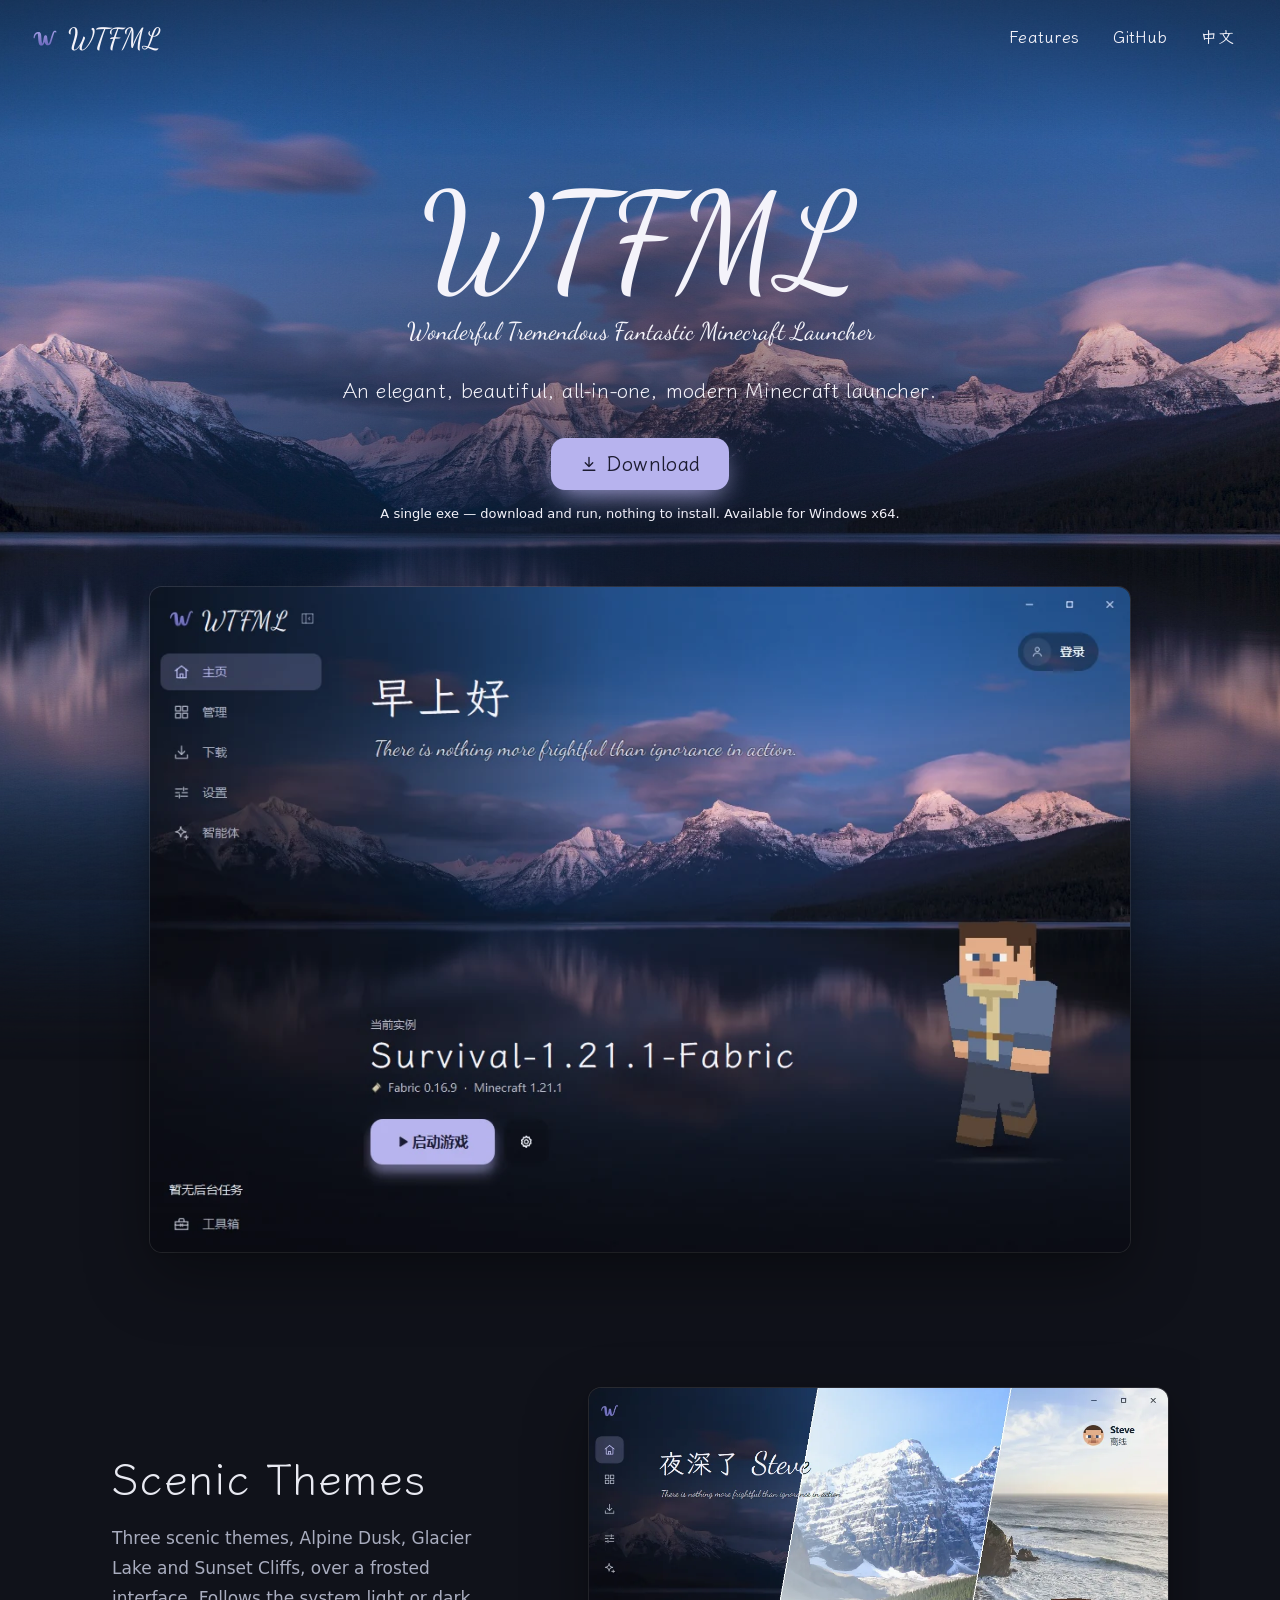
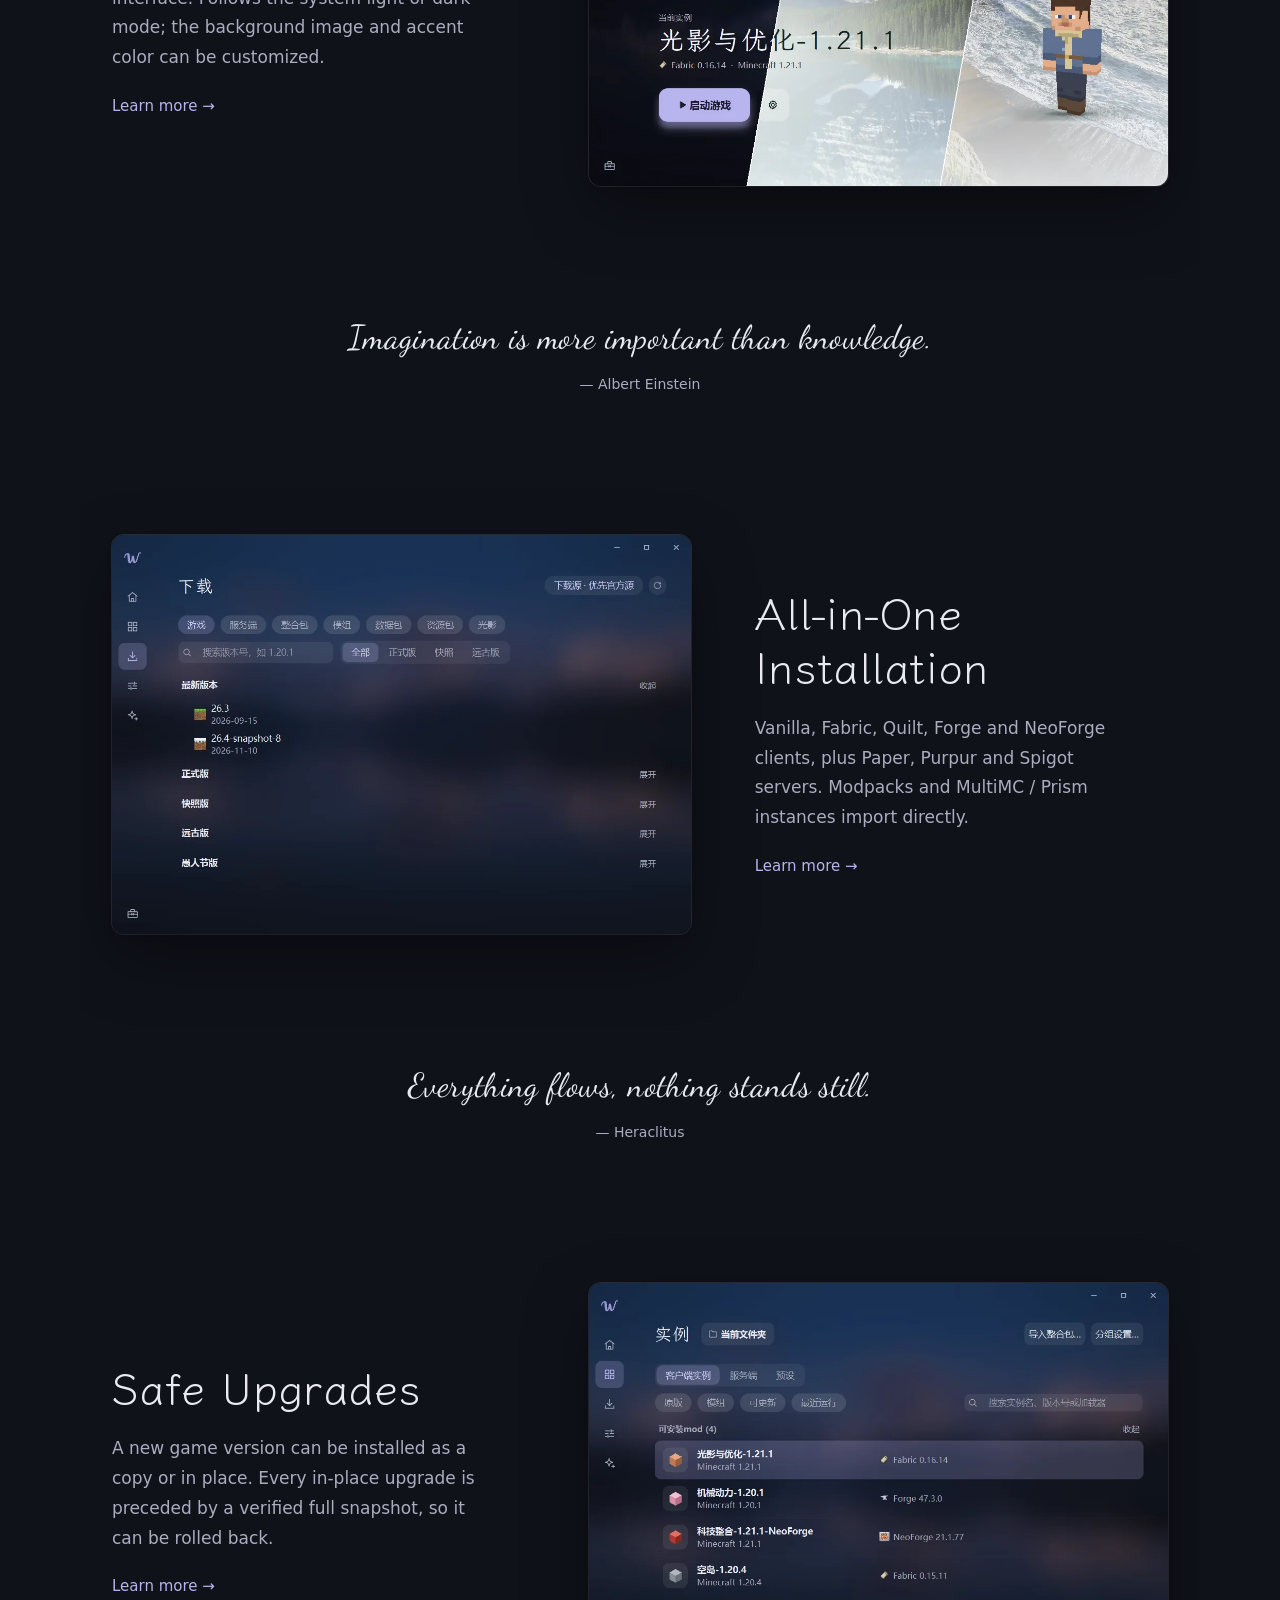
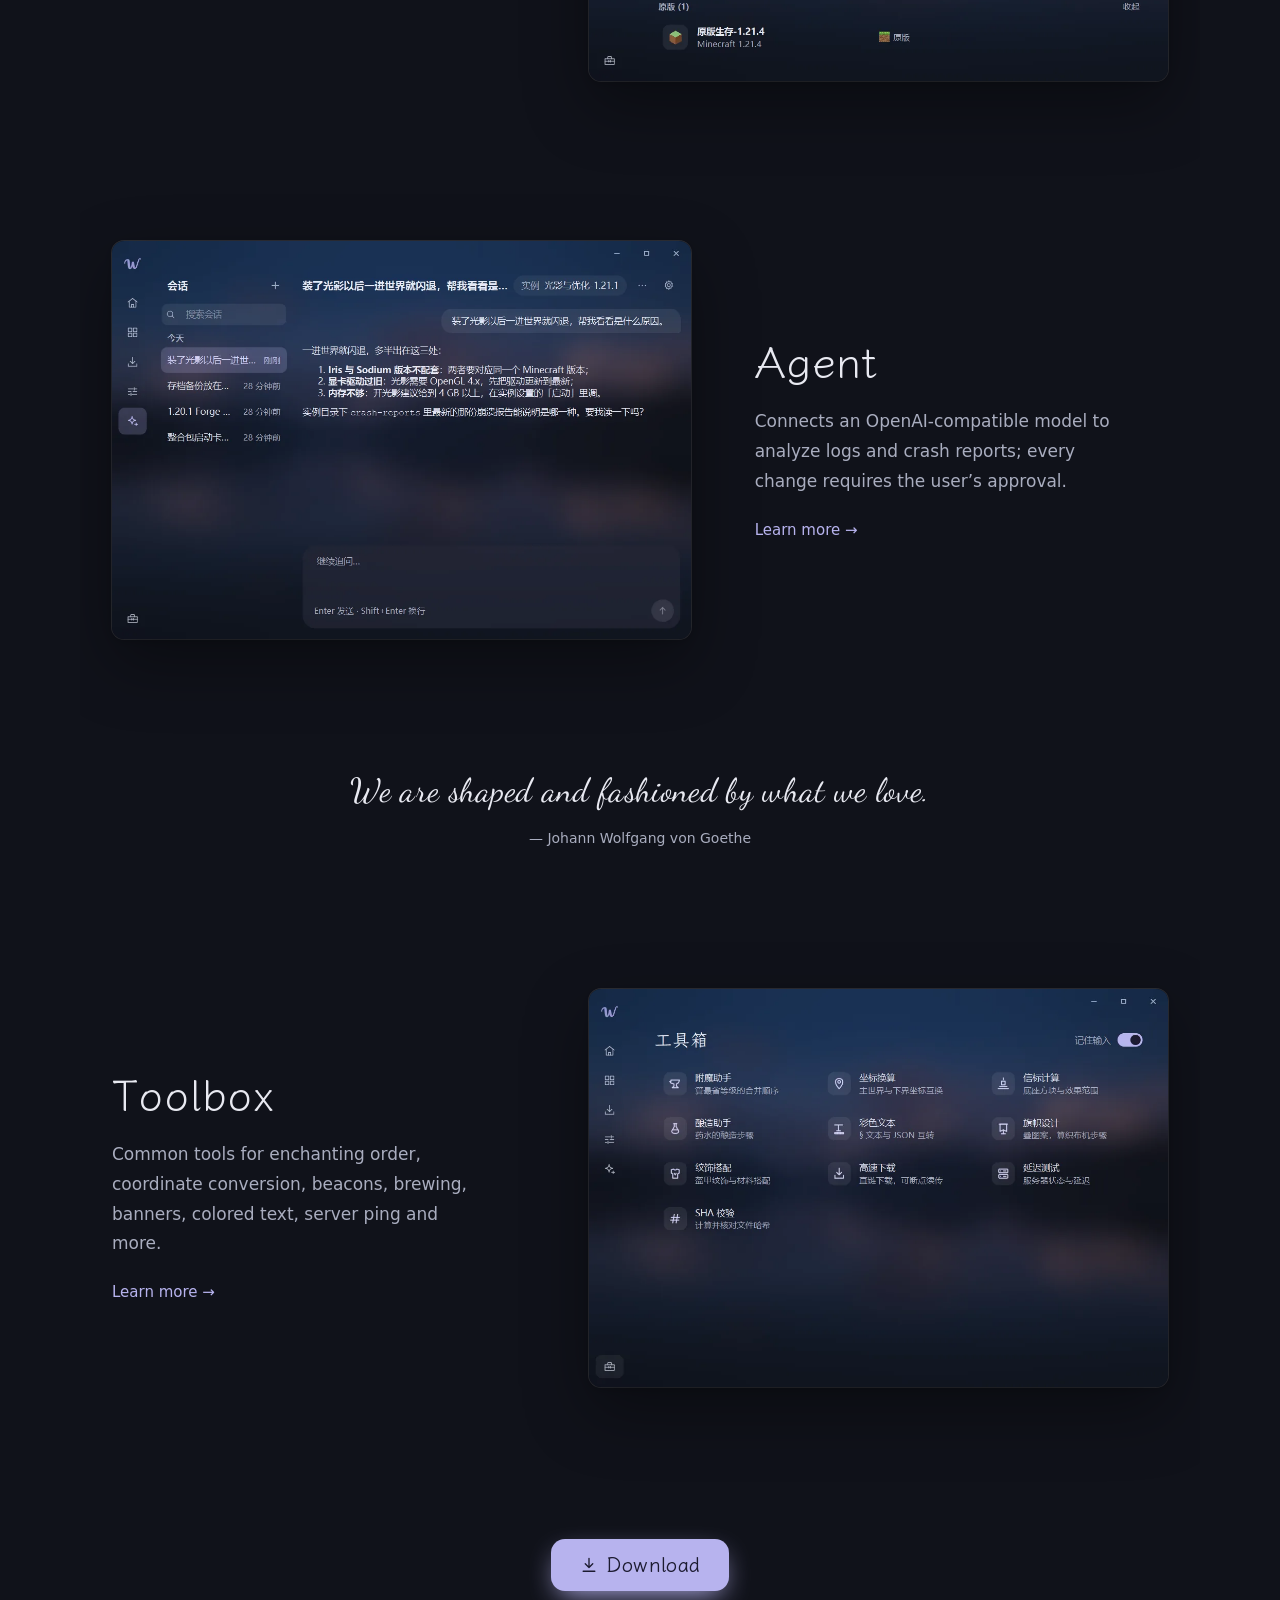
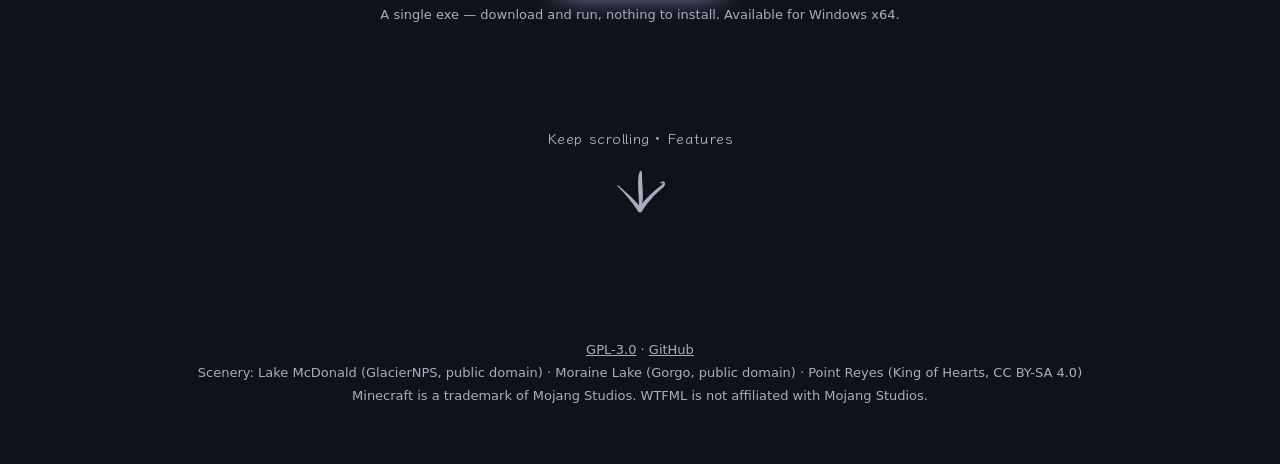
<file: index.html>
<!doctype html>
<html lang="zh-CN" data-theme="dark">
<head>
<meta charset="utf-8">
<meta name="viewport" content="width=device-width, initial-scale=1">
<title>WTFML</title>
<meta name="description" content="优雅、美观、一站式的现代 Minecraft 启动器。">
<link rel="alternate" hreflang="zh-CN" href="https://wtfml.github.io/index.html">
<link rel="alternate" hreflang="en" href="https://wtfml.github.io/en/index.html">
<link rel="alternate" hreflang="x-default" href="https://wtfml.github.io/index.html">
<link rel="icon" href="assets/icon/wtfml.svg" type="image/svg+xml">
<link rel="stylesheet" href="fonts/fonts.css">
<link rel="stylesheet" href="css/tokens.css">
<script>
  // 中文页：没记住过语言、浏览器语言又不是 zh 开头，就去英文版同一页；记住过就照记住的走。英文页不跳
  (function () {
    var pref = null, nav = '';
    try { pref = localStorage.getItem('wtfml-lang'); } catch (e) { pref = null; }
    try { nav = (navigator.languages && navigator.languages[0]) || navigator.language || ''; } catch (e) {}
    if (pref === 'en' || (pref !== 'zh' && !/^zh/i.test(nav))) {
      var page = location.pathname.split('/').pop() || 'index.html';
      location.replace('en/' + page + location.search + location.hash);
    }
  })();
</script>
<script>
  // 动效标记：要动就先藏起首屏，等字体和首屏风景到了（最多 1 秒）再入场；系统要求减少动态效果时一个类都不加，页面照静态显示
  (function () {
    var r = document.documentElement, come = false, done = false;
    try { come = sessionStorage.getItem('wtfml-enter'); sessionStorage.removeItem('wtfml-enter'); } catch (e) {}
    r.classList.add('js-motion', 'js-reveal');
    if (come) r.classList.add('is-arriving');  // 从站内另一页转场过来：内容从下方接着升上来
    if (come === 'next') r.classList.add('is-continued');  // 首页继续下滑过来：页头已在上一页淡入到位，不再入场
    function mark(e) { if (e.target.tagName === 'IMG') e.target.classList.add('is-loaded'); }  // 截图加载完再淡入
    document.addEventListener('load', mark, true); document.addEventListener('error', mark, true);  // 元素的 load 不经过 window，挂在 document 上捕获
    function ready() {
      if (done) return; done = true;
      var k = Math.max(.3, Math.min(1, (1100 - performance.now()) / 650));  // 来得晚就按比例收紧错落，内容 1.5 秒内都能读到
      if (k < 1) r.style.setProperty('--k', k.toFixed(2));
      r.classList.add('is-ready');
      document.dispatchEvent(new Event('wtfml-ready'));
      setTimeout(function () { if (!window.wtfmlMotion) r.classList.remove('js-reveal'); }, 1500);  // motion.js 没跑起来就别藏着
    }
    setTimeout(ready, 1000);
    document.addEventListener('DOMContentLoaded', function () {
      var w = [], f = document.fonts;
      // 页头里每段字按它实际用的字体和粗细去要分片，不多下一片
      if (f && f.load) document.querySelectorAll('header *').forEach(function (el) {
        for (var n = el.firstChild, s; n; n = n.nextSibling) if (n.nodeType === 3 && /\S/.test(n.data)) {
          s = getComputedStyle(el); w.push(f.load(s.fontStyle + ' ' + s.fontWeight + ' 16px ' + s.fontFamily, n.data));
        }
      });
      var m = /url\("?(.*?)"?\)/.exec(getComputedStyle(document.querySelector('.hero') || document.body, '::before').backgroundImage);
      if (m) { var i = new Image(); i.src = m[1]; if (i.decode) w.push(i.decode()); }
      Promise.all(w).then(ready, ready);
    });
  })();
</script>
<link rel="stylesheet" href="css/site.css">
</head>
<body class="frost-bg">

<svg width="0" height="0" style="position:absolute" aria-hidden="true">
  <defs><linearGradient id="w-dusk" gradientUnits="userSpaceOnUse" x1="0" y1="4.8" x2="0" y2="19.2"><stop offset="0" stop-color="#A29EE6"/><stop offset="1" stop-color="#6C68BC"/></linearGradient></defs>
</svg>

<header class="hero">
  <nav class="wrap topbar" aria-label="站点">
    <a class="logo" href="./" aria-label="WTFML 首页"><svg class="mark" viewBox="0 0 24 24" aria-hidden="true"><path d="M2.54 11.76 L2.58 11.42 L2.64 11.11 L2.71 10.81 L2.80 10.53 L2.91 10.26 L3.03 10.00 L3.15 9.75 L3.29 9.53 L3.43 9.31 L3.57 9.11 L3.72 8.93 L3.88 8.77 L4.03 8.62 L4.19 8.49 L4.35 8.37 L4.52 8.28 L4.68 8.20 L4.84 8.13 L5.01 8.09 L5.17 8.07 L5.34 8.08 L5.50 8.13 L5.65 8.21 L5.77 8.33 L5.67 8.38 L5.54 8.40 L5.45 8.44 L5.40 8.52 L5.39 8.66 L5.40 8.86 L5.44 9.11 L5.47 9.41 L5.51 9.76 L5.55 10.15 L5.58 10.56 L5.61 11.01 L5.64 11.48 L5.67 11.97 L5.70 12.48 L5.74 13.00 L5.78 13.54 L5.83 14.08 L5.89 14.63 L5.96 15.18 L6.05 15.73 L6.15 16.28 L6.28 16.82 L6.43 17.35 L6.56 17.67 L6.71 17.96 L6.89 18.23 L7.11 18.47 L7.36 18.67 L7.63 18.84 L7.93 18.95 L8.22 19.02 L8.52 19.04 L8.80 19.03 L9.06 18.99 L9.31 18.92 L9.54 18.83 L9.76 18.73 L9.97 18.61 L10.16 18.46 L10.34 18.29 L10.51 18.11 L10.67 17.91 L10.82 17.69 L10.95 17.45 L11.08 17.20 L11.20 16.93 L11.30 16.64 L11.39 16.38 L11.46 16.13 L11.53 15.89 L11.59 15.64 L11.66 15.39 L11.72 15.14 L11.77 14.89 L11.83 14.65 L11.88 14.40 L11.93 14.16 L11.98 13.92 L12.02 13.68 L12.07 13.44 L12.12 13.21 L12.16 12.98 L12.20 12.76 L12.24 12.54 L12.29 12.32 L12.33 12.11 L12.37 11.90 L12.42 11.70 L12.46 11.51 L12.50 11.32 L12.55 11.13 L12.57 11.06 L12.58 11.01 L12.59 10.97 L12.60 10.94 L12.61 10.93 L12.61 10.92 L12.61 10.92 L12.60 10.94 L12.57 10.97 L12.52 11.02 L12.45 11.08 L12.35 11.15 L12.21 11.23 L12.03 11.29 L11.83 11.31 L11.64 11.31 L11.46 11.29 L11.31 11.26 L11.20 11.22 L11.12 11.18 L11.06 11.16 L11.02 11.14 L10.99 11.13 L10.96 11.03 L10.99 11.30 L11.02 11.60 L11.06 11.90 L11.11 12.20 L11.15 12.51 L11.19 12.82 L11.23 13.12 L11.28 13.43 L11.32 13.73 L11.37 14.03 L11.42 14.33 L11.47 14.63 L11.52 14.93 L11.58 15.22 L11.64 15.50 L11.71 15.78 L11.78 16.06 L11.86 16.33 L11.94 16.60 L12.04 16.86 L12.15 17.12 L12.27 17.36 L12.41 17.60 L12.59 17.85 L12.81 18.10 L13.06 18.31 L13.32 18.49 L13.60 18.62 L13.89 18.71 L14.18 18.77 L14.46 18.79 L14.73 18.78 L14.99 18.75 L15.23 18.70 L15.46 18.64 L15.69 18.56 L15.91 18.46 L16.11 18.34 L16.31 18.20 L16.49 18.04 L16.67 17.87 L16.83 17.68 L16.99 17.48 L17.13 17.27 L17.27 17.04 L17.40 16.80 L17.51 16.55 L17.62 16.28 L17.75 15.90 L17.87 15.53 L17.99 15.16 L18.11 14.78 L18.23 14.39 L18.35 13.99 L18.48 13.60 L18.60 13.20 L18.72 12.80 L18.85 12.40 L18.97 12.00 L19.09 11.60 L19.22 11.20 L19.34 10.81 L19.46 10.42 L19.58 10.04 L19.70 9.66 L19.82 9.29 L19.93 8.92 L20.05 8.57 L20.16 8.22 L20.27 7.89 L20.39 7.57 L20.50 7.27 L20.55 7.14 L20.60 7.02 L20.66 6.91 L20.72 6.82 L20.78 6.73 L20.84 6.65 L20.90 6.59 L20.97 6.53 L21.03 6.48 L21.08 6.45 L21.14 6.42 L21.18 6.40 L21.22 6.39 L21.26 6.38 L21.29 6.39 L21.30 6.39 L21.32 6.40 L21.33 6.41 L21.35 6.41 L21.37 6.42 L21.40 6.44 L21.42 6.48 L21.45 6.53 L21.49 6.62 L21.60 6.80 L21.77 6.93 L21.97 6.98 L22.18 6.95 L22.36 6.84 L22.48 6.68 L22.53 6.48 L22.51 6.27 L22.46 6.12 L22.39 5.95 L22.29 5.79 L22.19 5.65 L22.06 5.52 L21.91 5.42 L21.75 5.34 L21.58 5.29 L21.41 5.26 L21.24 5.25 L21.07 5.26 L20.90 5.29 L20.74 5.34 L20.58 5.40 L20.43 5.48 L20.28 5.57 L20.13 5.67 L19.99 5.79 L19.86 5.92 L19.73 6.06 L19.61 6.21 L19.50 6.38 L19.39 6.56 L19.29 6.75 L19.15 7.07 L19.01 7.40 L18.87 7.74 L18.73 8.09 L18.59 8.45 L18.45 8.82 L18.31 9.19 L18.18 9.58 L18.05 9.96 L17.92 10.36 L17.79 10.75 L17.66 11.15 L17.54 11.55 L17.41 11.96 L17.29 12.36 L17.17 12.76 L17.04 13.15 L16.92 13.55 L16.80 13.94 L16.68 14.32 L16.56 14.70 L16.44 15.07 L16.32 15.43 L16.21 15.77 L16.13 15.96 L16.05 16.14 L15.96 16.31 L15.87 16.46 L15.78 16.60 L15.68 16.73 L15.58 16.84 L15.48 16.93 L15.39 17.01 L15.30 17.08 L15.21 17.12 L15.14 17.16 L15.07 17.18 L15.00 17.18 L14.95 17.15 L14.91 17.11 L14.88 17.05 L14.87 16.98 L14.88 16.90 L14.89 16.82 L14.90 16.74 L14.90 16.65 L14.90 16.56 L14.88 16.46 L14.88 16.37 L14.85 16.24 L14.81 16.09 L14.77 15.92 L14.72 15.75 L14.67 15.55 L14.63 15.35 L14.58 15.13 L14.53 14.89 L14.49 14.65 L14.44 14.40 L14.40 14.13 L14.35 13.86 L14.31 13.58 L14.27 13.30 L14.23 13.00 L14.19 12.71 L14.14 12.40 L14.10 12.10 L14.06 11.79 L14.01 11.48 L13.96 11.16 L13.91 10.85 L13.84 10.51 L13.76 10.26 L13.70 10.14 L13.62 10.01 L13.51 9.89 L13.38 9.78 L13.22 9.67 L13.02 9.59 L12.79 9.53 L12.55 9.50 L12.29 9.51 L12.06 9.56 L11.86 9.65 L11.71 9.75 L11.58 9.85 L11.48 9.94 L11.40 10.03 L11.34 10.13 L11.29 10.22 L11.24 10.31 L11.20 10.40 L11.17 10.50 L11.14 10.59 L11.11 10.69 L11.09 10.78 L11.05 10.97 L11.00 11.17 L10.95 11.38 L10.90 11.59 L10.86 11.81 L10.82 12.03 L10.77 12.25 L10.73 12.48 L10.69 12.70 L10.64 12.93 L10.60 13.16 L10.55 13.39 L10.51 13.63 L10.46 13.86 L10.41 14.09 L10.36 14.33 L10.31 14.56 L10.26 14.80 L10.20 15.03 L10.14 15.26 L10.08 15.49 L10.02 15.72 L9.95 15.95 L9.89 16.16 L9.81 16.37 L9.72 16.57 L9.64 16.74 L9.55 16.89 L9.46 17.03 L9.37 17.14 L9.28 17.23 L9.20 17.31 L9.13 17.36 L9.07 17.40 L9.02 17.42 L8.98 17.41 L8.96 17.38 L8.96 17.33 L8.98 17.27 L9.02 17.21 L9.08 17.15 L9.14 17.09 L9.19 17.03 L9.23 16.97 L9.25 16.90 L9.25 16.82 L9.25 16.71 L9.23 16.58 L9.14 16.15 L9.05 15.71 L8.98 15.25 L8.91 14.78 L8.86 14.29 L8.81 13.79 L8.76 13.29 L8.73 12.79 L8.69 12.28 L8.66 11.78 L8.63 11.29 L8.60 10.80 L8.56 10.33 L8.52 9.87 L8.47 9.42 L8.41 8.99 L8.33 8.57 L8.22 8.16 L8.07 7.77 L7.86 7.41 L7.59 7.06 L7.23 6.76 L6.79 6.53 L6.35 6.44 L5.96 6.44 L5.62 6.47 L5.29 6.51 L4.97 6.56 L4.66 6.62 L4.35 6.72 L4.06 6.83 L3.78 6.98 L3.52 7.15 L3.27 7.34 L3.03 7.55 L2.81 7.79 L2.61 8.04 L2.42 8.31 L2.25 8.59 L2.09 8.89 L1.96 9.20 L1.84 9.53 L1.74 9.86 L1.65 10.21 L1.59 10.56 L1.53 10.92 L1.49 11.29 L1.46 11.65 L1.48 11.86 L1.58 12.05 L1.75 12.18 L1.95 12.24 L2.16 12.22 L2.34 12.12 L2.48 11.96 Z"/></svg><span>WTFML</span></a>
    <a class="nav-item" href="features.html">功能</a>
    <a class="nav-item" href="https://github.com/wtfml/WTFML">GitHub</a>
    <a class="nav-item lang" href="en/index.html" hreflang="en" lang="en" data-lang="en" aria-label="Switch to English">EN</a>
  </nav>

  <div class="wrap intro">
    <h1 class="wordmark"><span class="wipe"><span>WTFML</span></span></h1>
    <p class="subtitle" lang="en">Wonderful Tremendous Fantastic Minecraft Launcher</p>
    <p class="tagline"><span>优雅、美观、一站式的</span><span>现代 Minecraft 启动器。</span></p>
    <a class="btn primary lg" href="https://github.com/wtfml/WTFML/releases/latest">
      <svg class="ico" viewBox="0 0 24 24" aria-hidden="true"><path d="M12 4v11m-4.5-4.5L12 15l4.5-4.5M5 19.5h14"/></svg>下载最新版</a>
    <p class="note cap">单文件 exe，下载即用，无需安装。支持 Windows x64。</p>
    <img class="shot peek" src="assets/shots/shot-home.webp" alt="WTFML 主页：问候、每日一言、当前实例与启动按钮" width="1120" height="760">
  </div>
</header>

<main class="wrap">
  <section class="feature" aria-labelledby="f-look">
    <div class="feature-copy">
      <h2 id="f-look">风景主题</h2>
      <p>内置暮色雪山、冰川碧湖、落日海崖三套风景主题，界面通体磨砂，可跟随系统深浅色，背景图与主题色均可自定义。</p>
      <a class="more" href="features.html#appearance">了解更多 →</a>
    </div>
    <img class="shot" src="assets/shots/themes.webp" alt="同一个主页在暮色雪山、冰川碧湖、落日海崖三套主题下的样子" width="1125" height="774" loading="lazy">
  </section>

  <figure class="quote">
    <blockquote>我想那缥缈的空中，定然有美丽的街市。</blockquote>
    <figcaption>— 郭沫若《天上的街市》</figcaption>
  </figure>

  <section class="feature flip" aria-labelledby="f-install">
    <div class="feature-copy">
      <h2 id="f-install">一站式安装</h2>
      <p>支持原版、Fabric、Quilt、Forge、NeoForge 客户端与 Paper、Purpur、Spigot 服务端；整合包与 MultiMC / Prism 实例可直接导入。</p>
      <a class="more" href="features.html#install">了解更多 →</a>
    </div>
    <img class="shot" src="assets/shots/shot-download.webp" alt="下载页" width="1125" height="774" loading="lazy">
  </section>

  <figure class="quote">
    <blockquote lang="en">Everything flows, nothing stands still.</blockquote>
    <figcaption>— Heraclitus</figcaption>
  </figure>

  <section class="feature" aria-labelledby="f-upgrade">
    <div class="feature-copy">
      <h2 id="f-upgrade">安全升级</h2>
      <p>更换游戏版本时可另存副本，也可原地升级；原地升级前先做完整快照并校验，出现问题可以回滚。</p>
      <a class="more" href="features.html#instances">了解更多 →</a>
    </div>
    <img class="shot" src="assets/shots/shot-library.webp" alt="管理页：实例列表与分组" width="1125" height="774" loading="lazy">
  </section>
  <section class="feature flip" aria-labelledby="f-agent">
    <div class="feature-copy">
      <h2 id="f-agent">智能体</h2>
      <p>接入兼容 OpenAI 接口的模型，协助分析日志与崩溃报告；所有修改均需用户确认。</p>
      <a class="more" href="features.html#agent">了解更多 →</a>
    </div>
    <img class="shot" src="assets/shots/shot-agent.webp" alt="智能体页：围绕所选实例的对话" width="1125" height="774" loading="lazy">
  </section>

  <figure class="quote">
    <blockquote lang="en">We are shaped and fashioned by what we love.</blockquote>
    <figcaption>— Johann Wolfgang von Goethe</figcaption>
  </figure>

  <section class="feature" aria-labelledby="f-toolbox">
    <div class="feature-copy">
      <h2 id="f-toolbox">工具箱</h2>
      <p>收录附魔顺序、坐标换算、信标、酿造、旗帜、彩色文本、服务器延迟等常用工具。</p>
      <a class="more" href="features.html#toolbox">了解更多 →</a>
    </div>
    <img class="shot" src="assets/shots/shot-toolbox.webp" alt="工具箱目录" width="1125" height="774" loading="lazy">
  </section>

  <section class="closing" aria-label="下载">
    <a class="btn primary lg" href="https://github.com/wtfml/WTFML/releases/latest">
      <svg class="ico" viewBox="0 0 24 24" aria-hidden="true"><path d="M12 4v11m-4.5-4.5L12 15l4.5-4.5M5 19.5h14"/></svg>下载最新版</a>
    <p class="cap">单文件 exe，下载即用，无需安装。支持 Windows x64。</p>
  </section>
</main>

<a class="next-page" href="features.html" data-next="功能详解">
  <span>继续下滑 · 查看功能详解</span>
  <span class="next-arrow"><svg class="next-arrow-svg" viewBox="0 9 64 52" width="56" height="46" aria-hidden="true" focusable="false"><mask id="arrow-pen-0" maskUnits="userSpaceOnUse" x="0" y="9" width="64" height="52"><path class="arrow-pen" d="M33.8,9.1L33,13C30.5,25 34.5,40 32,54L31.3,57.9" pathLength="1"/></mask><path d="M32.0,12.8L31.3,14.0 30.9,15.4 30.5,16.8 30.3,18.2 30.1,19.6 30.0,21.0 29.9,22.5 29.8,24.0 29.8,25.4 29.8,26.9 29.8,28.4 29.9,29.9 29.9,31.4 30.0,32.9 30.1,34.4 30.1,35.9 30.2,37.4 30.3,38.9 30.4,40.4 30.5,41.9 30.6,43.4 30.6,44.9 30.7,46.3 30.7,47.8 30.8,49.3 31.0,50.8 30.8,52.3 30.6,53.7A1.45,1.45 0 0 0 33.4,54.3L33.7,52.7 33.8,51.1 34.3,49.6 34.7,48.1 34.9,46.5 35.1,45.0 35.2,43.4 35.2,41.8 35.3,40.3 35.2,38.7 35.2,37.2 35.2,35.6 35.1,34.1 35.0,32.6 34.9,31.1 34.8,29.6 34.7,28.2 34.6,26.7 34.6,25.3 34.5,23.9 34.4,22.5 34.3,21.1 34.3,19.8 34.3,18.5 34.3,17.1 34.3,15.8 34.3,14.5 34.0,13.2A1.00,1.00 0 0 0 32.0,12.8Z" mask="url(#arrow-pen-0)"/><mask id="arrow-pen-1" maskUnits="userSpaceOnUse" x="0" y="9" width="64" height="52"><path class="arrow-pen" d="M3.5,26.4L6.5,29C15,36.5 24,46 32,56.5L34.4,59.7" pathLength="1"/></mask><path d="M6.1,29.4L7.0,30.3 7.9,31.1 8.8,32.0 9.6,32.9 10.5,33.8 11.4,34.7 12.3,35.7 13.1,36.6 14.0,37.6 14.9,38.6 15.8,39.6 16.6,40.6 17.5,41.6 18.3,42.6 19.2,43.7 20.0,44.7 20.9,45.8 21.7,46.9 22.6,48.0 23.4,49.1 24.2,50.2 25.0,51.3 25.8,52.4 26.6,53.6 27.4,54.7 28.2,55.9 29.0,57.0 29.8,58.2A2.80,2.80 0 0 0 34.2,54.8L33.3,53.7 32.3,52.7 31.3,51.6 30.4,50.6 29.4,49.5 28.4,48.5 27.4,47.5 26.5,46.5 25.5,45.5 24.5,44.5 23.5,43.5 22.5,42.5 21.5,41.6 20.5,40.6 19.5,39.7 18.5,38.7 17.6,37.8 16.6,36.9 15.6,36.0 14.6,35.2 13.6,34.3 12.6,33.4 11.7,32.6 10.7,31.8 9.7,30.9 8.8,30.1 7.8,29.3 6.9,28.6A0.60,0.60 0 0 0 6.1,29.4Z" mask="url(#arrow-pen-1)"/><mask id="arrow-pen-2" maskUnits="userSpaceOnUse" x="0" y="9" width="64" height="52"><path class="arrow-pen" d="M29.7,59.8L32,56.5C39.5,46 48,37 57,30C61,27 59.5,23.5 56.2,25.5L52.8,27.6" pathLength="1"/></mask><path d="M34.3,58.1L35.0,57.0 35.7,55.8 36.5,54.7 37.2,53.6 38.0,52.5 38.8,51.5 39.6,50.4 40.4,49.3 41.2,48.3 42.1,47.3 42.9,46.3 43.7,45.3 44.6,44.3 45.4,43.3 46.3,42.4 47.1,41.4 48.0,40.5 48.9,39.6 49.8,38.7 50.7,37.8 51.6,36.9 52.5,36.1 53.4,35.2 54.3,34.4 55.2,33.6 56.1,32.8 57.0,32.0 57.9,31.3 58.4,30.9 58.8,30.5 59.2,30.0 59.5,29.6 59.8,29.2 60.0,28.8 60.2,28.4 60.4,28.0 60.5,27.5 60.6,27.1 60.6,26.7 60.6,26.3 60.6,25.9 60.5,25.6 60.3,25.2 60.1,24.9 59.8,24.6 59.5,24.3 59.2,24.2 58.8,24.0 58.4,24.0 58.1,24.0 57.7,24.0 57.3,24.1 56.9,24.2 56.6,24.4 56.2,24.6 55.8,24.8A0.80,0.80 0 0 0 56.6,26.2L56.9,26.0 57.2,25.9 57.5,25.9 57.7,25.8 57.9,25.8 58.0,25.9 58.1,25.9 58.2,25.9 58.2,26.0 58.2,26.0 58.2,26.1 58.2,26.1 58.2,26.1 58.2,26.2 58.2,26.3 58.2,26.4 58.2,26.5 58.1,26.6 58.0,26.8 57.9,26.9 57.8,27.1 57.7,27.3 57.5,27.5 57.3,27.8 57.0,28.0 56.7,28.3 56.4,28.5 56.1,28.7 55.0,29.5 54.0,30.3 53.1,31.0 52.1,31.8 51.1,32.6 50.1,33.5 49.1,34.3 48.2,35.1 47.2,36.0 46.2,36.9 45.3,37.8 44.3,38.7 43.4,39.6 42.5,40.5 41.5,41.5 40.6,42.4 39.7,43.4 38.7,44.4 37.8,45.4 36.9,46.4 36.0,47.4 35.1,48.5 34.2,49.5 33.3,50.6 32.4,51.6 31.5,52.7 30.6,53.8 29.7,54.9A2.80,2.80 0 0 0 34.3,58.1Z" mask="url(#arrow-pen-2)"/></svg></span>
</a>

<footer class="wrap site-foot">
  <p><a href="https://github.com/wtfml/WTFML/blob/main/LICENSE">GPL-3.0</a> · <a href="https://github.com/wtfml/WTFML">GitHub</a></p>
  <p>风景：Lake McDonald（GlacierNPS，公有领域）· Moraine Lake（Gorgo，公有领域）· Point Reyes（King of Hearts，CC BY-SA 4.0）</p>
  <p>Minecraft 是 Mojang Studios 的商标，WTFML 与之无隶属关系。</p>
</footer>

<script src="js/lang.js"></script>
<script src="js/motion.js"></script>
</body>
</html>
</file>
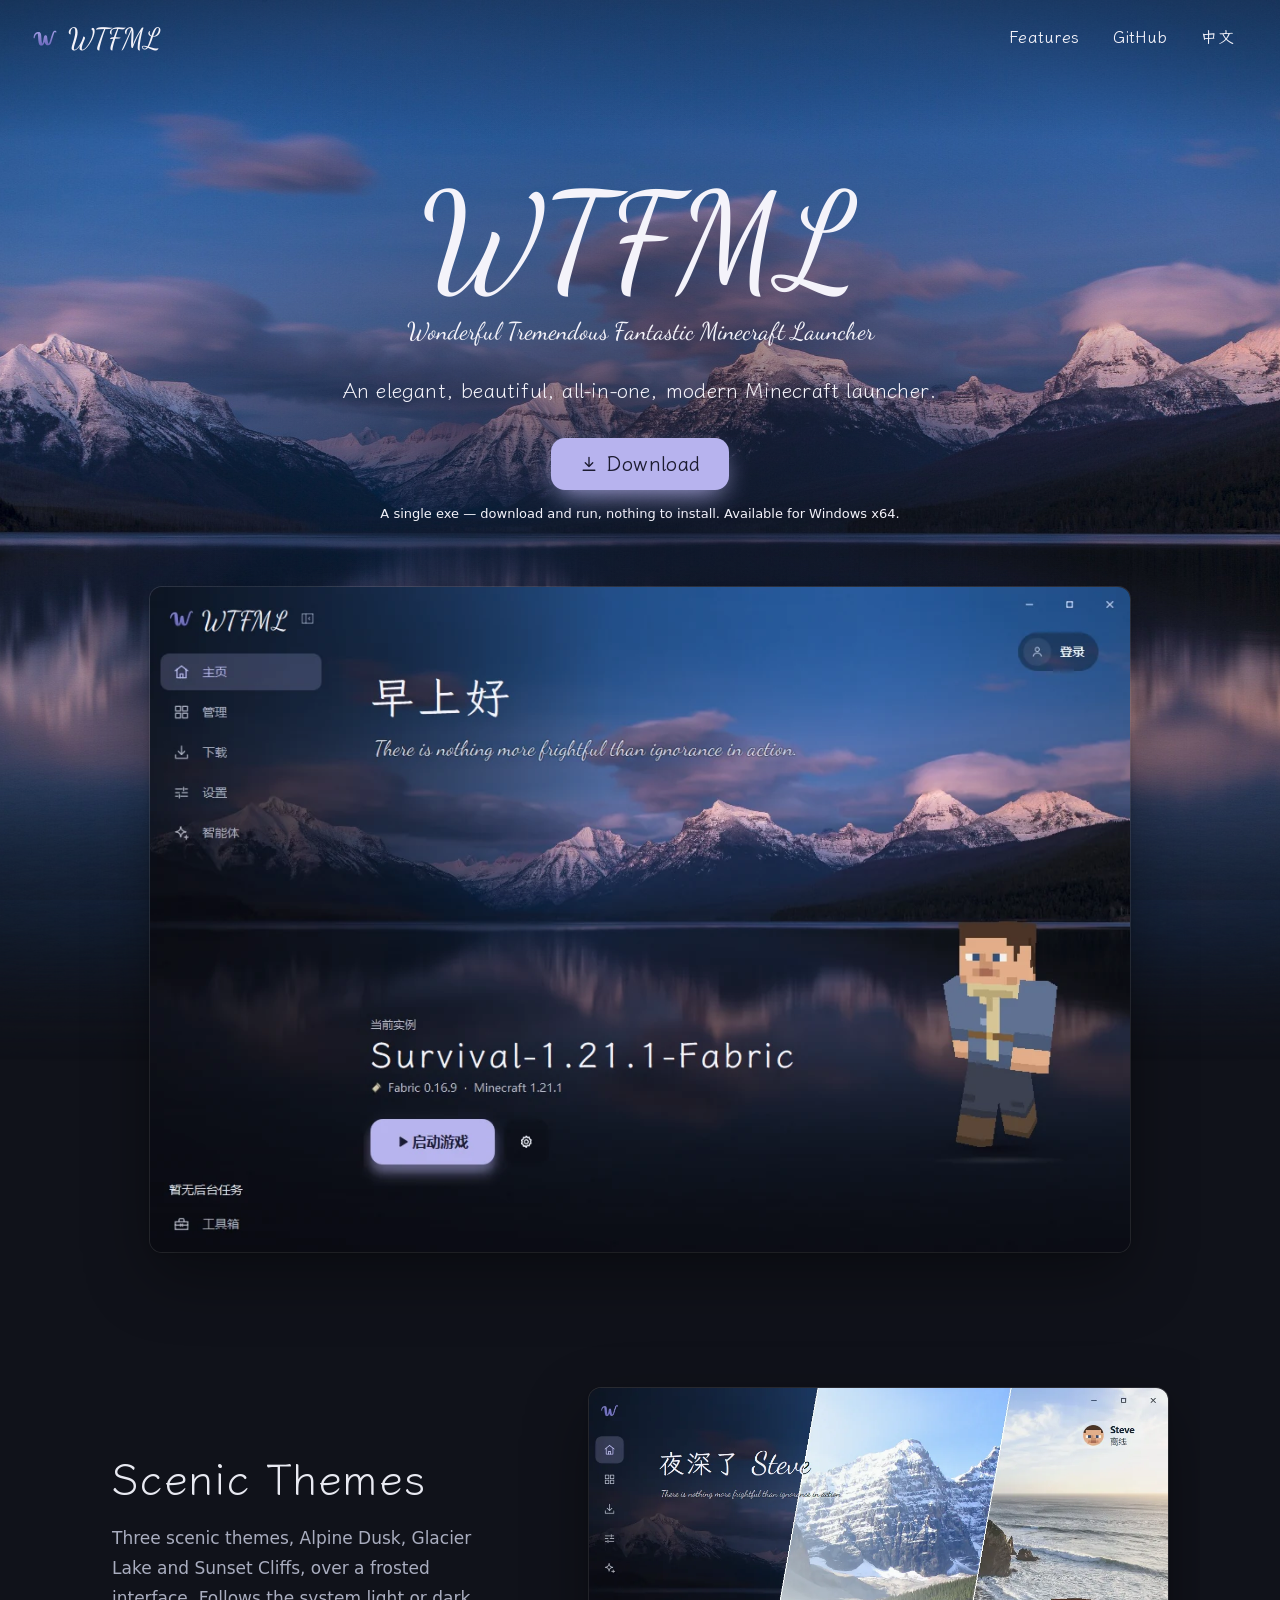
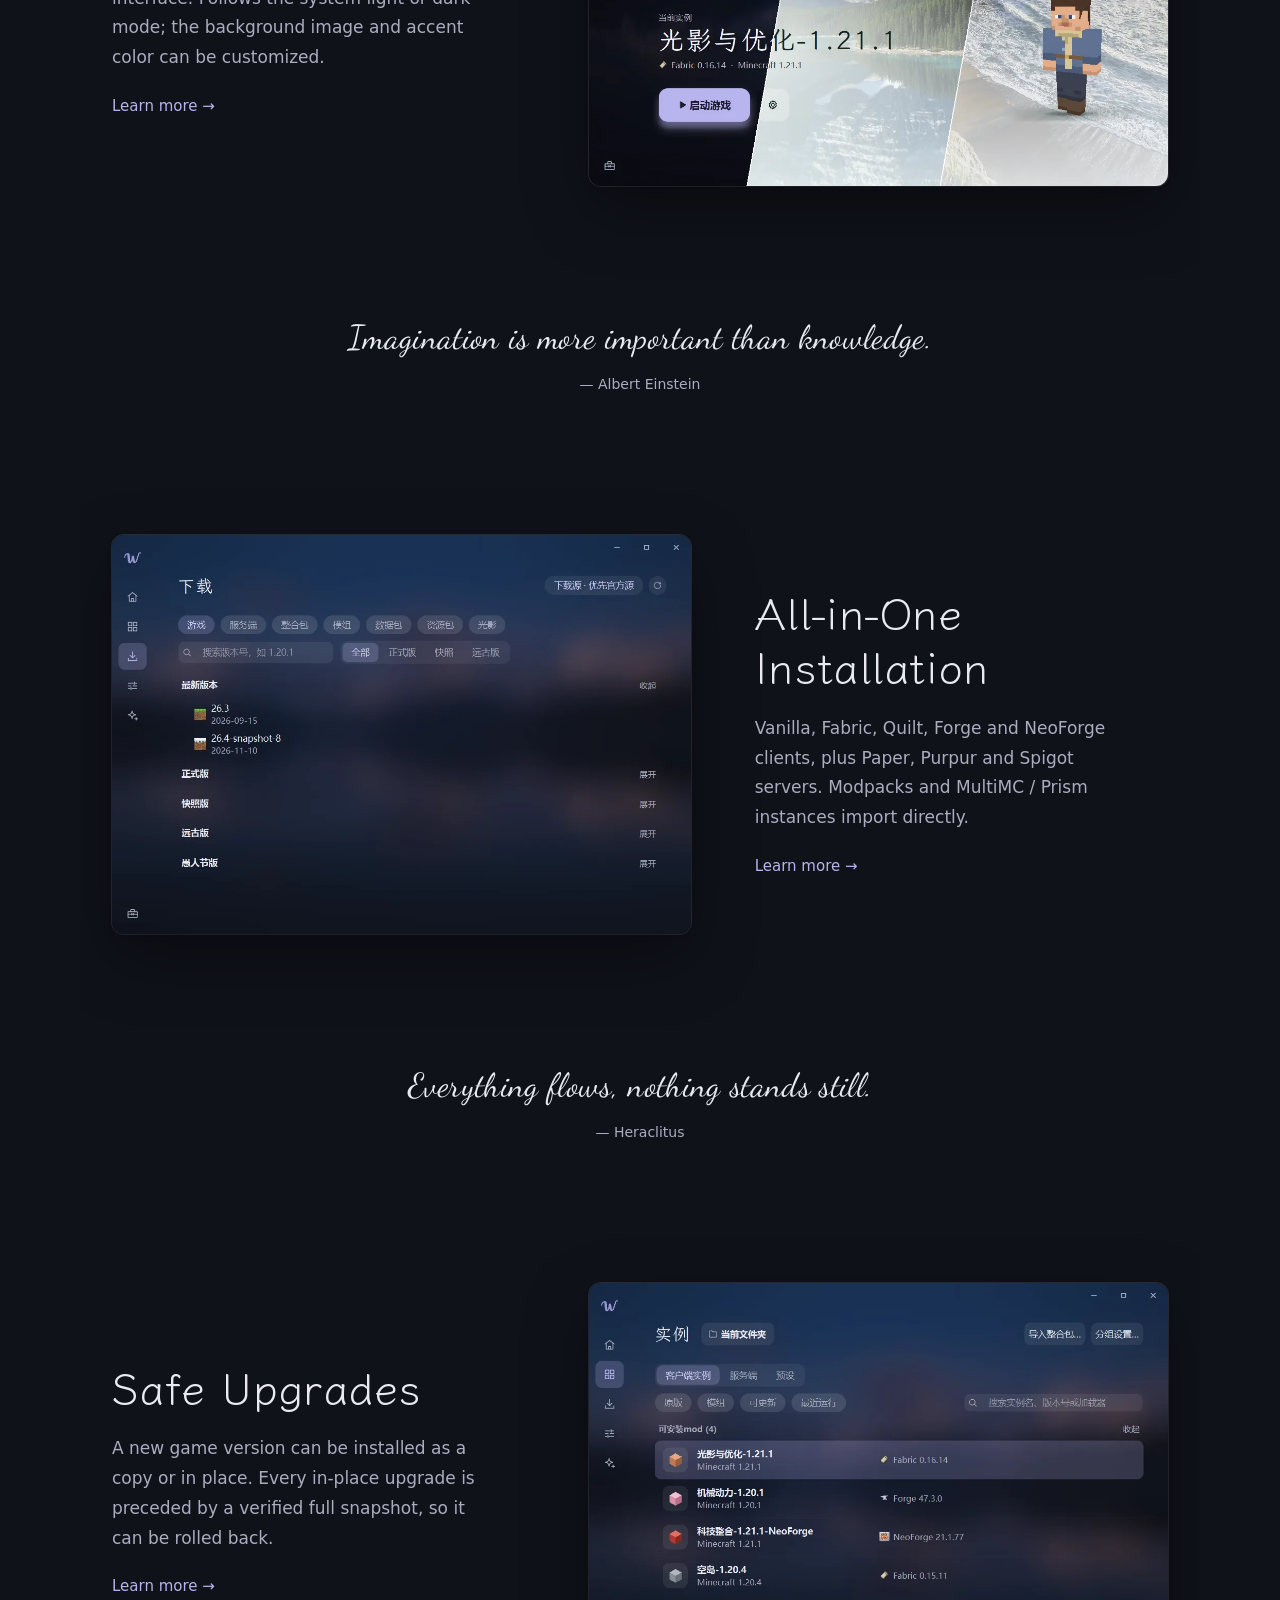
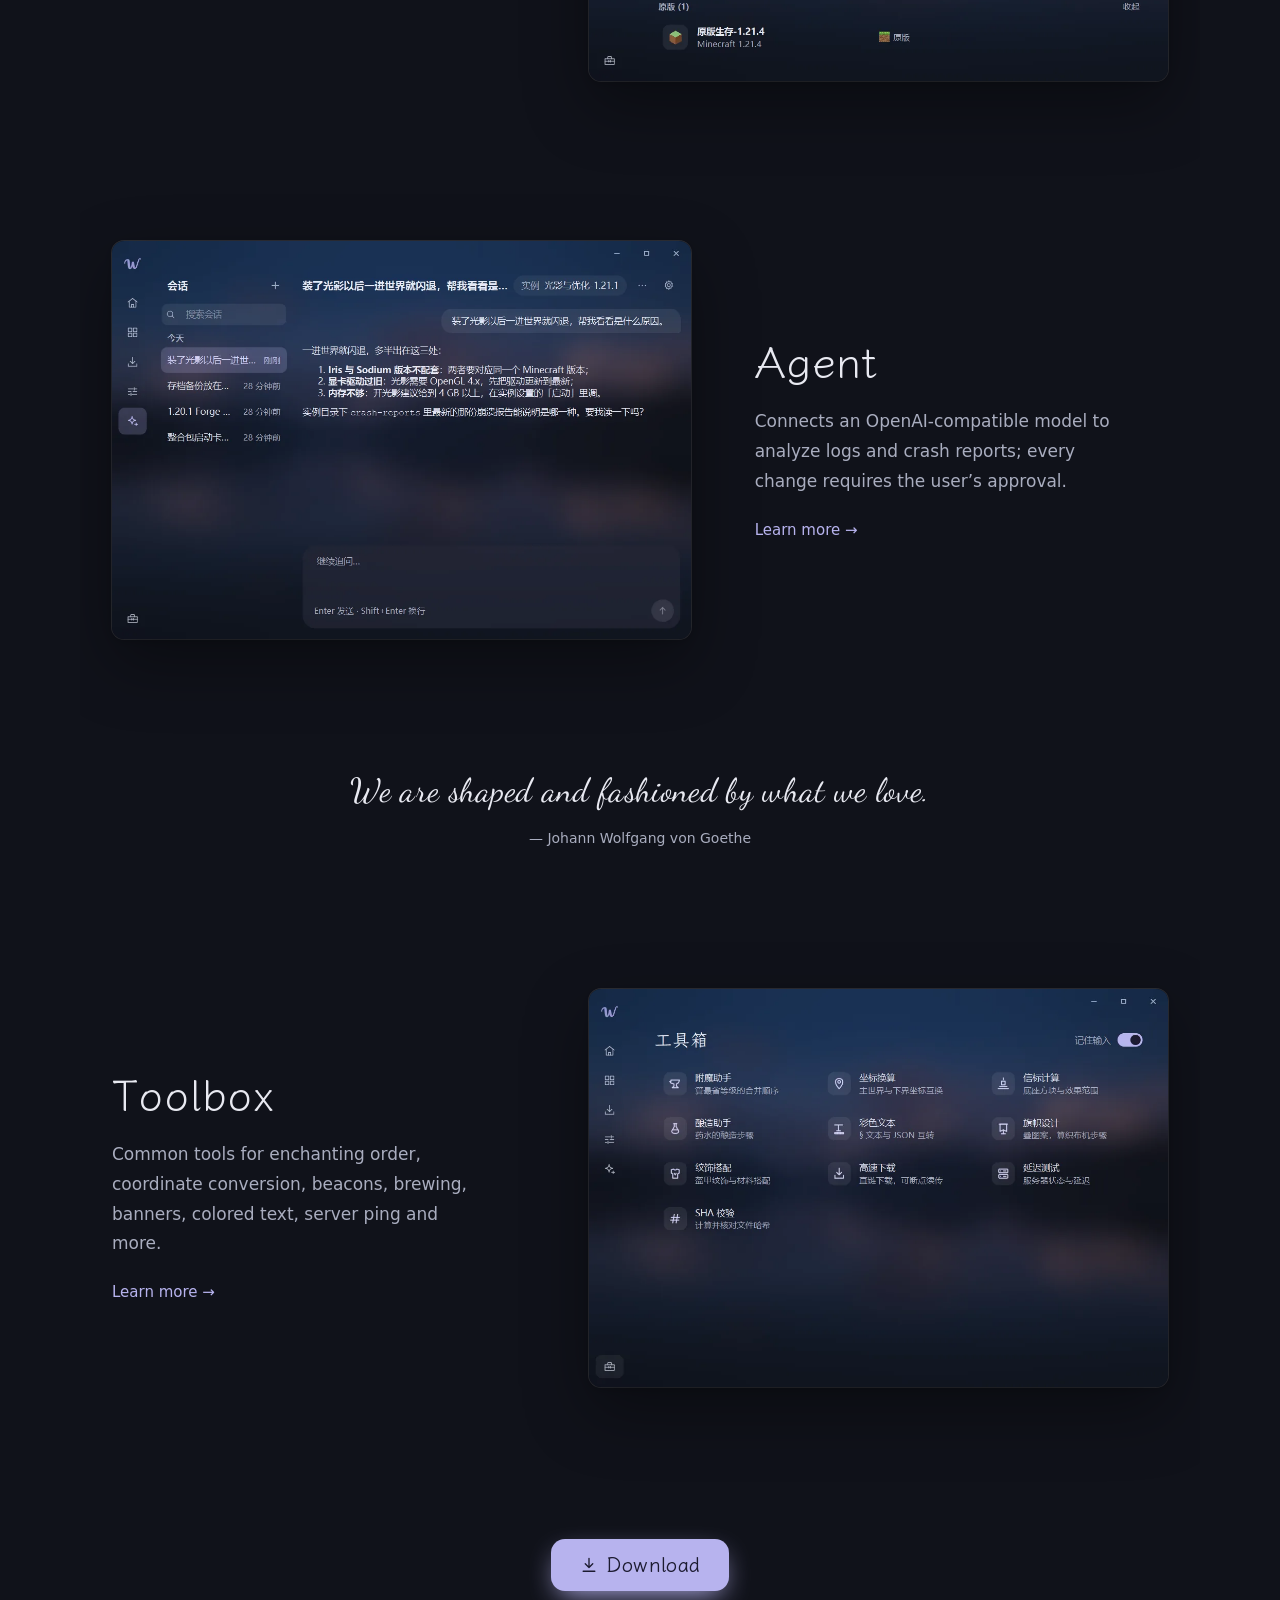
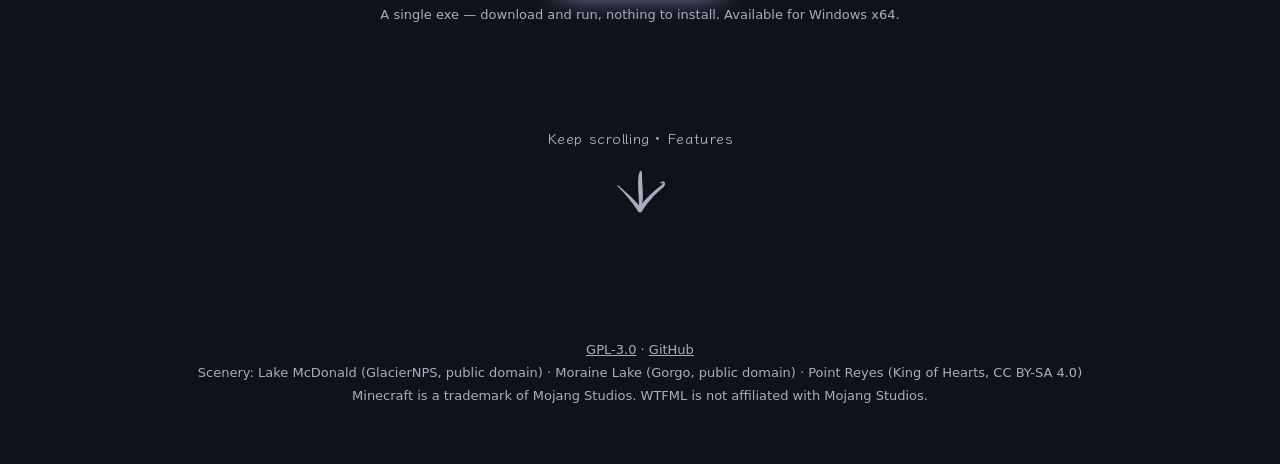
<file: en/index.html>
<!doctype html>
<html lang="en" data-theme="dark">
<head>
<meta charset="utf-8">
<meta name="viewport" content="width=device-width, initial-scale=1">
<title>WTFML</title>
<meta name="description" content="An elegant, beautiful, all-in-one, modern Minecraft launcher.">
<link rel="alternate" hreflang="zh-CN" href="https://wtfml.github.io/index.html">
<link rel="alternate" hreflang="en" href="https://wtfml.github.io/en/index.html">
<link rel="alternate" hreflang="x-default" href="https://wtfml.github.io/index.html">
<link rel="icon" href="../assets/icon/wtfml.svg" type="image/svg+xml">
<link rel="stylesheet" href="../fonts/fonts.css">
<link rel="stylesheet" href="../css/tokens.css">
<script>
  // 动效标记：要动就先藏起首屏，等字体和首屏风景到了（最多 1 秒）再入场；系统要求减少动态效果时一个类都不加，页面照静态显示
  (function () {
    var r = document.documentElement, come = false, done = false;
    try { come = sessionStorage.getItem('wtfml-enter'); sessionStorage.removeItem('wtfml-enter'); } catch (e) {}
    r.classList.add('js-motion', 'js-reveal');
    if (come) r.classList.add('is-arriving');  // 从站内另一页转场过来：内容从下方接着升上来
    if (come === 'next') r.classList.add('is-continued');  // 首页继续下滑过来：页头已在上一页淡入到位，不再入场
    function mark(e) { if (e.target.tagName === 'IMG') e.target.classList.add('is-loaded'); }  // 截图加载完再淡入
    document.addEventListener('load', mark, true); document.addEventListener('error', mark, true);  // 元素的 load 不经过 window，挂在 document 上捕获
    function ready() {
      if (done) return; done = true;
      var k = Math.max(.3, Math.min(1, (1100 - performance.now()) / 650));  // 来得晚就按比例收紧错落，内容 1.5 秒内都能读到
      if (k < 1) r.style.setProperty('--k', k.toFixed(2));
      r.classList.add('is-ready');
      document.dispatchEvent(new Event('wtfml-ready'));
      setTimeout(function () { if (!window.wtfmlMotion) r.classList.remove('js-reveal'); }, 1500);  // motion.js 没跑起来就别藏着
    }
    setTimeout(ready, 1000);
    document.addEventListener('DOMContentLoaded', function () {
      var w = [], f = document.fonts;
      // 页头里每段字按它实际用的字体和粗细去要分片，不多下一片
      if (f && f.load) document.querySelectorAll('header *').forEach(function (el) {
        for (var n = el.firstChild, s; n; n = n.nextSibling) if (n.nodeType === 3 && /\S/.test(n.data)) {
          s = getComputedStyle(el); w.push(f.load(s.fontStyle + ' ' + s.fontWeight + ' 16px ' + s.fontFamily, n.data));
        }
      });
      var m = /url\("?(.*?)"?\)/.exec(getComputedStyle(document.querySelector('.hero') || document.body, '::before').backgroundImage);
      if (m) { var i = new Image(); i.src = m[1]; if (i.decode) w.push(i.decode()); }
      Promise.all(w).then(ready, ready);
    });
  })();
</script>
<link rel="stylesheet" href="../css/site.css">
</head>
<body class="frost-bg">

<svg width="0" height="0" style="position:absolute" aria-hidden="true">
  <defs><linearGradient id="w-dusk" gradientUnits="userSpaceOnUse" x1="0" y1="4.8" x2="0" y2="19.2"><stop offset="0" stop-color="#A29EE6"/><stop offset="1" stop-color="#6C68BC"/></linearGradient></defs>
</svg>

<header class="hero">
  <nav class="wrap topbar" aria-label="Site">
    <a class="logo" href="./" aria-label="WTFML home"><svg class="mark" viewBox="0 0 24 24" aria-hidden="true"><path d="M2.54 11.76 L2.58 11.42 L2.64 11.11 L2.71 10.81 L2.80 10.53 L2.91 10.26 L3.03 10.00 L3.15 9.75 L3.29 9.53 L3.43 9.31 L3.57 9.11 L3.72 8.93 L3.88 8.77 L4.03 8.62 L4.19 8.49 L4.35 8.37 L4.52 8.28 L4.68 8.20 L4.84 8.13 L5.01 8.09 L5.17 8.07 L5.34 8.08 L5.50 8.13 L5.65 8.21 L5.77 8.33 L5.67 8.38 L5.54 8.40 L5.45 8.44 L5.40 8.52 L5.39 8.66 L5.40 8.86 L5.44 9.11 L5.47 9.41 L5.51 9.76 L5.55 10.15 L5.58 10.56 L5.61 11.01 L5.64 11.48 L5.67 11.97 L5.70 12.48 L5.74 13.00 L5.78 13.54 L5.83 14.08 L5.89 14.63 L5.96 15.18 L6.05 15.73 L6.15 16.28 L6.28 16.82 L6.43 17.35 L6.56 17.67 L6.71 17.96 L6.89 18.23 L7.11 18.47 L7.36 18.67 L7.63 18.84 L7.93 18.95 L8.22 19.02 L8.52 19.04 L8.80 19.03 L9.06 18.99 L9.31 18.92 L9.54 18.83 L9.76 18.73 L9.97 18.61 L10.16 18.46 L10.34 18.29 L10.51 18.11 L10.67 17.91 L10.82 17.69 L10.95 17.45 L11.08 17.20 L11.20 16.93 L11.30 16.64 L11.39 16.38 L11.46 16.13 L11.53 15.89 L11.59 15.64 L11.66 15.39 L11.72 15.14 L11.77 14.89 L11.83 14.65 L11.88 14.40 L11.93 14.16 L11.98 13.92 L12.02 13.68 L12.07 13.44 L12.12 13.21 L12.16 12.98 L12.20 12.76 L12.24 12.54 L12.29 12.32 L12.33 12.11 L12.37 11.90 L12.42 11.70 L12.46 11.51 L12.50 11.32 L12.55 11.13 L12.57 11.06 L12.58 11.01 L12.59 10.97 L12.60 10.94 L12.61 10.93 L12.61 10.92 L12.61 10.92 L12.60 10.94 L12.57 10.97 L12.52 11.02 L12.45 11.08 L12.35 11.15 L12.21 11.23 L12.03 11.29 L11.83 11.31 L11.64 11.31 L11.46 11.29 L11.31 11.26 L11.20 11.22 L11.12 11.18 L11.06 11.16 L11.02 11.14 L10.99 11.13 L10.96 11.03 L10.99 11.30 L11.02 11.60 L11.06 11.90 L11.11 12.20 L11.15 12.51 L11.19 12.82 L11.23 13.12 L11.28 13.43 L11.32 13.73 L11.37 14.03 L11.42 14.33 L11.47 14.63 L11.52 14.93 L11.58 15.22 L11.64 15.50 L11.71 15.78 L11.78 16.06 L11.86 16.33 L11.94 16.60 L12.04 16.86 L12.15 17.12 L12.27 17.36 L12.41 17.60 L12.59 17.85 L12.81 18.10 L13.06 18.31 L13.32 18.49 L13.60 18.62 L13.89 18.71 L14.18 18.77 L14.46 18.79 L14.73 18.78 L14.99 18.75 L15.23 18.70 L15.46 18.64 L15.69 18.56 L15.91 18.46 L16.11 18.34 L16.31 18.20 L16.49 18.04 L16.67 17.87 L16.83 17.68 L16.99 17.48 L17.13 17.27 L17.27 17.04 L17.40 16.80 L17.51 16.55 L17.62 16.28 L17.75 15.90 L17.87 15.53 L17.99 15.16 L18.11 14.78 L18.23 14.39 L18.35 13.99 L18.48 13.60 L18.60 13.20 L18.72 12.80 L18.85 12.40 L18.97 12.00 L19.09 11.60 L19.22 11.20 L19.34 10.81 L19.46 10.42 L19.58 10.04 L19.70 9.66 L19.82 9.29 L19.93 8.92 L20.05 8.57 L20.16 8.22 L20.27 7.89 L20.39 7.57 L20.50 7.27 L20.55 7.14 L20.60 7.02 L20.66 6.91 L20.72 6.82 L20.78 6.73 L20.84 6.65 L20.90 6.59 L20.97 6.53 L21.03 6.48 L21.08 6.45 L21.14 6.42 L21.18 6.40 L21.22 6.39 L21.26 6.38 L21.29 6.39 L21.30 6.39 L21.32 6.40 L21.33 6.41 L21.35 6.41 L21.37 6.42 L21.40 6.44 L21.42 6.48 L21.45 6.53 L21.49 6.62 L21.60 6.80 L21.77 6.93 L21.97 6.98 L22.18 6.95 L22.36 6.84 L22.48 6.68 L22.53 6.48 L22.51 6.27 L22.46 6.12 L22.39 5.95 L22.29 5.79 L22.19 5.65 L22.06 5.52 L21.91 5.42 L21.75 5.34 L21.58 5.29 L21.41 5.26 L21.24 5.25 L21.07 5.26 L20.90 5.29 L20.74 5.34 L20.58 5.40 L20.43 5.48 L20.28 5.57 L20.13 5.67 L19.99 5.79 L19.86 5.92 L19.73 6.06 L19.61 6.21 L19.50 6.38 L19.39 6.56 L19.29 6.75 L19.15 7.07 L19.01 7.40 L18.87 7.74 L18.73 8.09 L18.59 8.45 L18.45 8.82 L18.31 9.19 L18.18 9.58 L18.05 9.96 L17.92 10.36 L17.79 10.75 L17.66 11.15 L17.54 11.55 L17.41 11.96 L17.29 12.36 L17.17 12.76 L17.04 13.15 L16.92 13.55 L16.80 13.94 L16.68 14.32 L16.56 14.70 L16.44 15.07 L16.32 15.43 L16.21 15.77 L16.13 15.96 L16.05 16.14 L15.96 16.31 L15.87 16.46 L15.78 16.60 L15.68 16.73 L15.58 16.84 L15.48 16.93 L15.39 17.01 L15.30 17.08 L15.21 17.12 L15.14 17.16 L15.07 17.18 L15.00 17.18 L14.95 17.15 L14.91 17.11 L14.88 17.05 L14.87 16.98 L14.88 16.90 L14.89 16.82 L14.90 16.74 L14.90 16.65 L14.90 16.56 L14.88 16.46 L14.88 16.37 L14.85 16.24 L14.81 16.09 L14.77 15.92 L14.72 15.75 L14.67 15.55 L14.63 15.35 L14.58 15.13 L14.53 14.89 L14.49 14.65 L14.44 14.40 L14.40 14.13 L14.35 13.86 L14.31 13.58 L14.27 13.30 L14.23 13.00 L14.19 12.71 L14.14 12.40 L14.10 12.10 L14.06 11.79 L14.01 11.48 L13.96 11.16 L13.91 10.85 L13.84 10.51 L13.76 10.26 L13.70 10.14 L13.62 10.01 L13.51 9.89 L13.38 9.78 L13.22 9.67 L13.02 9.59 L12.79 9.53 L12.55 9.50 L12.29 9.51 L12.06 9.56 L11.86 9.65 L11.71 9.75 L11.58 9.85 L11.48 9.94 L11.40 10.03 L11.34 10.13 L11.29 10.22 L11.24 10.31 L11.20 10.40 L11.17 10.50 L11.14 10.59 L11.11 10.69 L11.09 10.78 L11.05 10.97 L11.00 11.17 L10.95 11.38 L10.90 11.59 L10.86 11.81 L10.82 12.03 L10.77 12.25 L10.73 12.48 L10.69 12.70 L10.64 12.93 L10.60 13.16 L10.55 13.39 L10.51 13.63 L10.46 13.86 L10.41 14.09 L10.36 14.33 L10.31 14.56 L10.26 14.80 L10.20 15.03 L10.14 15.26 L10.08 15.49 L10.02 15.72 L9.95 15.95 L9.89 16.16 L9.81 16.37 L9.72 16.57 L9.64 16.74 L9.55 16.89 L9.46 17.03 L9.37 17.14 L9.28 17.23 L9.20 17.31 L9.13 17.36 L9.07 17.40 L9.02 17.42 L8.98 17.41 L8.96 17.38 L8.96 17.33 L8.98 17.27 L9.02 17.21 L9.08 17.15 L9.14 17.09 L9.19 17.03 L9.23 16.97 L9.25 16.90 L9.25 16.82 L9.25 16.71 L9.23 16.58 L9.14 16.15 L9.05 15.71 L8.98 15.25 L8.91 14.78 L8.86 14.29 L8.81 13.79 L8.76 13.29 L8.73 12.79 L8.69 12.28 L8.66 11.78 L8.63 11.29 L8.60 10.80 L8.56 10.33 L8.52 9.87 L8.47 9.42 L8.41 8.99 L8.33 8.57 L8.22 8.16 L8.07 7.77 L7.86 7.41 L7.59 7.06 L7.23 6.76 L6.79 6.53 L6.35 6.44 L5.96 6.44 L5.62 6.47 L5.29 6.51 L4.97 6.56 L4.66 6.62 L4.35 6.72 L4.06 6.83 L3.78 6.98 L3.52 7.15 L3.27 7.34 L3.03 7.55 L2.81 7.79 L2.61 8.04 L2.42 8.31 L2.25 8.59 L2.09 8.89 L1.96 9.20 L1.84 9.53 L1.74 9.86 L1.65 10.21 L1.59 10.56 L1.53 10.92 L1.49 11.29 L1.46 11.65 L1.48 11.86 L1.58 12.05 L1.75 12.18 L1.95 12.24 L2.16 12.22 L2.34 12.12 L2.48 11.96 Z"/></svg><span>WTFML</span></a>
    <a class="nav-item" href="features.html">Features</a>
    <a class="nav-item" href="https://github.com/wtfml/WTFML">GitHub</a>
    <a class="nav-item lang" href="../index.html" hreflang="zh-CN" lang="zh-CN" data-lang="zh" aria-label="切换到中文">中文</a>
  </nav>

  <div class="wrap intro">
    <h1 class="wordmark"><span class="wipe"><span>WTFML</span></span></h1>
    <p class="subtitle" lang="en">Wonderful Tremendous Fantastic Minecraft Launcher</p>
    <p class="tagline"><span>An elegant, beautiful, all-in-one,</span> <span>modern Minecraft launcher.</span></p>
    <a class="btn primary lg" href="https://github.com/wtfml/WTFML/releases/latest">
      <svg class="ico" viewBox="0 0 24 24" aria-hidden="true"><path d="M12 4v11m-4.5-4.5L12 15l4.5-4.5M5 19.5h14"/></svg>Download</a>
    <p class="note cap">A single exe — download and run, nothing to install. Available for Windows x64.</p>
    <img class="shot peek" src="../assets/shots/shot-home.webp" alt="Home page: greeting, quote of the day, current instance and Play button" width="1120" height="760">
  </div>
</header>

<main class="wrap">
  <section class="feature" aria-labelledby="f-look">
    <div class="feature-copy">
      <h2 id="f-look">Scenic Themes</h2>
      <p>Three scenic themes, Alpine Dusk, Glacier Lake and Sunset Cliffs, over a frosted interface. Follows the system light or dark mode; the background image and accent color can be customized.</p>
      <a class="more" href="features.html#appearance">Learn more →</a>
    </div>
    <img class="shot" src="../assets/shots/themes.webp" alt="The home page in all three themes" width="1125" height="774" loading="lazy">
  </section>

  <figure class="quote">
    <blockquote lang="en">Imagination is more important than knowledge.</blockquote>
    <figcaption>— Albert Einstein</figcaption>
  </figure>

  <section class="feature flip" aria-labelledby="f-install">
    <div class="feature-copy">
      <h2 id="f-install">All-in-One Installation</h2>
      <p>Vanilla, Fabric, Quilt, Forge and NeoForge clients, plus Paper, Purpur and Spigot servers. Modpacks and MultiMC / Prism instances import directly.</p>
      <a class="more" href="features.html#install">Learn more →</a>
    </div>
    <img class="shot" src="../assets/shots/shot-download.webp" alt="Download page" width="1125" height="774" loading="lazy">
  </section>

  <figure class="quote">
    <blockquote lang="en">Everything flows, nothing stands still.</blockquote>
    <figcaption>— Heraclitus</figcaption>
  </figure>

  <section class="feature" aria-labelledby="f-upgrade">
    <div class="feature-copy">
      <h2 id="f-upgrade">Safe Upgrades</h2>
      <p>A new game version can be installed as a copy or in place. Every in-place upgrade is preceded by a verified full snapshot, so it can be rolled back.</p>
      <a class="more" href="features.html#instances">Learn more →</a>
    </div>
    <img class="shot" src="../assets/shots/shot-library.webp" alt="Library page: instances and groups" width="1125" height="774" loading="lazy">
  </section>
  <section class="feature flip" aria-labelledby="f-agent">
    <div class="feature-copy">
      <h2 id="f-agent">Agent</h2>
      <p>Connects an OpenAI-compatible model to analyze logs and crash reports; every change requires the user&#8217;s approval.</p>
      <a class="more" href="features.html#agent">Learn more →</a>
    </div>
    <img class="shot" src="../assets/shots/shot-agent.webp" alt="Agent page: a conversation about the selected instance" width="1125" height="774" loading="lazy">
  </section>

  <figure class="quote">
    <blockquote lang="en">We are shaped and fashioned by what we love.</blockquote>
    <figcaption>— Johann Wolfgang von Goethe</figcaption>
  </figure>

  <section class="feature" aria-labelledby="f-toolbox">
    <div class="feature-copy">
      <h2 id="f-toolbox">Toolbox</h2>
      <p>Common tools for enchanting order, coordinate conversion, beacons, brewing, banners, colored text, server ping and more.</p>
      <a class="more" href="features.html#toolbox">Learn more →</a>
    </div>
    <img class="shot" src="../assets/shots/shot-toolbox.webp" alt="Toolbox" width="1125" height="774" loading="lazy">
  </section>

  <section class="closing" aria-label="Download">
    <a class="btn primary lg" href="https://github.com/wtfml/WTFML/releases/latest">
      <svg class="ico" viewBox="0 0 24 24" aria-hidden="true"><path d="M12 4v11m-4.5-4.5L12 15l4.5-4.5M5 19.5h14"/></svg>Download</a>
    <p class="cap">A single exe — download and run, nothing to install. Available for Windows x64.</p>
  </section>
</main>

<a class="next-page" href="features.html" data-next="Features">
  <span>Keep scrolling · Features</span>
  <span class="next-arrow"><svg class="next-arrow-svg" viewBox="0 9 64 52" width="56" height="46" aria-hidden="true" focusable="false"><mask id="arrow-pen-0" maskUnits="userSpaceOnUse" x="0" y="9" width="64" height="52"><path class="arrow-pen" d="M33.8,9.1L33,13C30.5,25 34.5,40 32,54L31.3,57.9" pathLength="1"/></mask><path d="M32.0,12.8L31.3,14.0 30.9,15.4 30.5,16.8 30.3,18.2 30.1,19.6 30.0,21.0 29.9,22.5 29.8,24.0 29.8,25.4 29.8,26.9 29.8,28.4 29.9,29.9 29.9,31.4 30.0,32.9 30.1,34.4 30.1,35.9 30.2,37.4 30.3,38.9 30.4,40.4 30.5,41.9 30.6,43.4 30.6,44.9 30.7,46.3 30.7,47.8 30.8,49.3 31.0,50.8 30.8,52.3 30.6,53.7A1.45,1.45 0 0 0 33.4,54.3L33.7,52.7 33.8,51.1 34.3,49.6 34.7,48.1 34.9,46.5 35.1,45.0 35.2,43.4 35.2,41.8 35.3,40.3 35.2,38.7 35.2,37.2 35.2,35.6 35.1,34.1 35.0,32.6 34.9,31.1 34.8,29.6 34.7,28.2 34.6,26.7 34.6,25.3 34.5,23.9 34.4,22.5 34.3,21.1 34.3,19.8 34.3,18.5 34.3,17.1 34.3,15.8 34.3,14.5 34.0,13.2A1.00,1.00 0 0 0 32.0,12.8Z" mask="url(#arrow-pen-0)"/><mask id="arrow-pen-1" maskUnits="userSpaceOnUse" x="0" y="9" width="64" height="52"><path class="arrow-pen" d="M3.5,26.4L6.5,29C15,36.5 24,46 32,56.5L34.4,59.7" pathLength="1"/></mask><path d="M6.1,29.4L7.0,30.3 7.9,31.1 8.8,32.0 9.6,32.9 10.5,33.8 11.4,34.7 12.3,35.7 13.1,36.6 14.0,37.6 14.9,38.6 15.8,39.6 16.6,40.6 17.5,41.6 18.3,42.6 19.2,43.7 20.0,44.7 20.9,45.8 21.7,46.9 22.6,48.0 23.4,49.1 24.2,50.2 25.0,51.3 25.8,52.4 26.6,53.6 27.4,54.7 28.2,55.9 29.0,57.0 29.8,58.2A2.80,2.80 0 0 0 34.2,54.8L33.3,53.7 32.3,52.7 31.3,51.6 30.4,50.6 29.4,49.5 28.4,48.5 27.4,47.5 26.5,46.5 25.5,45.5 24.5,44.5 23.5,43.5 22.5,42.5 21.5,41.6 20.5,40.6 19.5,39.7 18.5,38.7 17.6,37.8 16.6,36.9 15.6,36.0 14.6,35.2 13.6,34.3 12.6,33.4 11.7,32.6 10.7,31.8 9.7,30.9 8.8,30.1 7.8,29.3 6.9,28.6A0.60,0.60 0 0 0 6.1,29.4Z" mask="url(#arrow-pen-1)"/><mask id="arrow-pen-2" maskUnits="userSpaceOnUse" x="0" y="9" width="64" height="52"><path class="arrow-pen" d="M29.7,59.8L32,56.5C39.5,46 48,37 57,30C61,27 59.5,23.5 56.2,25.5L52.8,27.6" pathLength="1"/></mask><path d="M34.3,58.1L35.0,57.0 35.7,55.8 36.5,54.7 37.2,53.6 38.0,52.5 38.8,51.5 39.6,50.4 40.4,49.3 41.2,48.3 42.1,47.3 42.9,46.3 43.7,45.3 44.6,44.3 45.4,43.3 46.3,42.4 47.1,41.4 48.0,40.5 48.9,39.6 49.8,38.7 50.7,37.8 51.6,36.9 52.5,36.1 53.4,35.2 54.3,34.4 55.2,33.6 56.1,32.8 57.0,32.0 57.9,31.3 58.4,30.9 58.8,30.5 59.2,30.0 59.5,29.6 59.8,29.2 60.0,28.8 60.2,28.4 60.4,28.0 60.5,27.5 60.6,27.1 60.6,26.7 60.6,26.3 60.6,25.9 60.5,25.6 60.3,25.2 60.1,24.9 59.8,24.6 59.5,24.3 59.2,24.2 58.8,24.0 58.4,24.0 58.1,24.0 57.7,24.0 57.3,24.1 56.9,24.2 56.6,24.4 56.2,24.6 55.8,24.8A0.80,0.80 0 0 0 56.6,26.2L56.9,26.0 57.2,25.9 57.5,25.9 57.7,25.8 57.9,25.8 58.0,25.9 58.1,25.9 58.2,25.9 58.2,26.0 58.2,26.0 58.2,26.1 58.2,26.1 58.2,26.1 58.2,26.2 58.2,26.3 58.2,26.4 58.2,26.5 58.1,26.6 58.0,26.8 57.9,26.9 57.8,27.1 57.7,27.3 57.5,27.5 57.3,27.8 57.0,28.0 56.7,28.3 56.4,28.5 56.1,28.7 55.0,29.5 54.0,30.3 53.1,31.0 52.1,31.8 51.1,32.6 50.1,33.5 49.1,34.3 48.2,35.1 47.2,36.0 46.2,36.9 45.3,37.8 44.3,38.7 43.4,39.6 42.5,40.5 41.5,41.5 40.6,42.4 39.7,43.4 38.7,44.4 37.8,45.4 36.9,46.4 36.0,47.4 35.1,48.5 34.2,49.5 33.3,50.6 32.4,51.6 31.5,52.7 30.6,53.8 29.7,54.9A2.80,2.80 0 0 0 34.3,58.1Z" mask="url(#arrow-pen-2)"/></svg></span>
</a>

<footer class="wrap site-foot">
  <p><a href="https://github.com/wtfml/WTFML/blob/main/LICENSE">GPL-3.0</a> · <a href="https://github.com/wtfml/WTFML">GitHub</a></p>
  <p>Scenery: Lake McDonald (GlacierNPS, public domain) · Moraine Lake (Gorgo, public domain) · Point Reyes (King of Hearts, CC BY-SA 4.0)</p>
  <p>Minecraft is a trademark of Mojang Studios. WTFML is not affiliated with Mojang Studios.</p>
</footer>

<script src="../js/lang.js"></script>
<script src="../js/motion.js"></script>
</body>
</html>
</file>
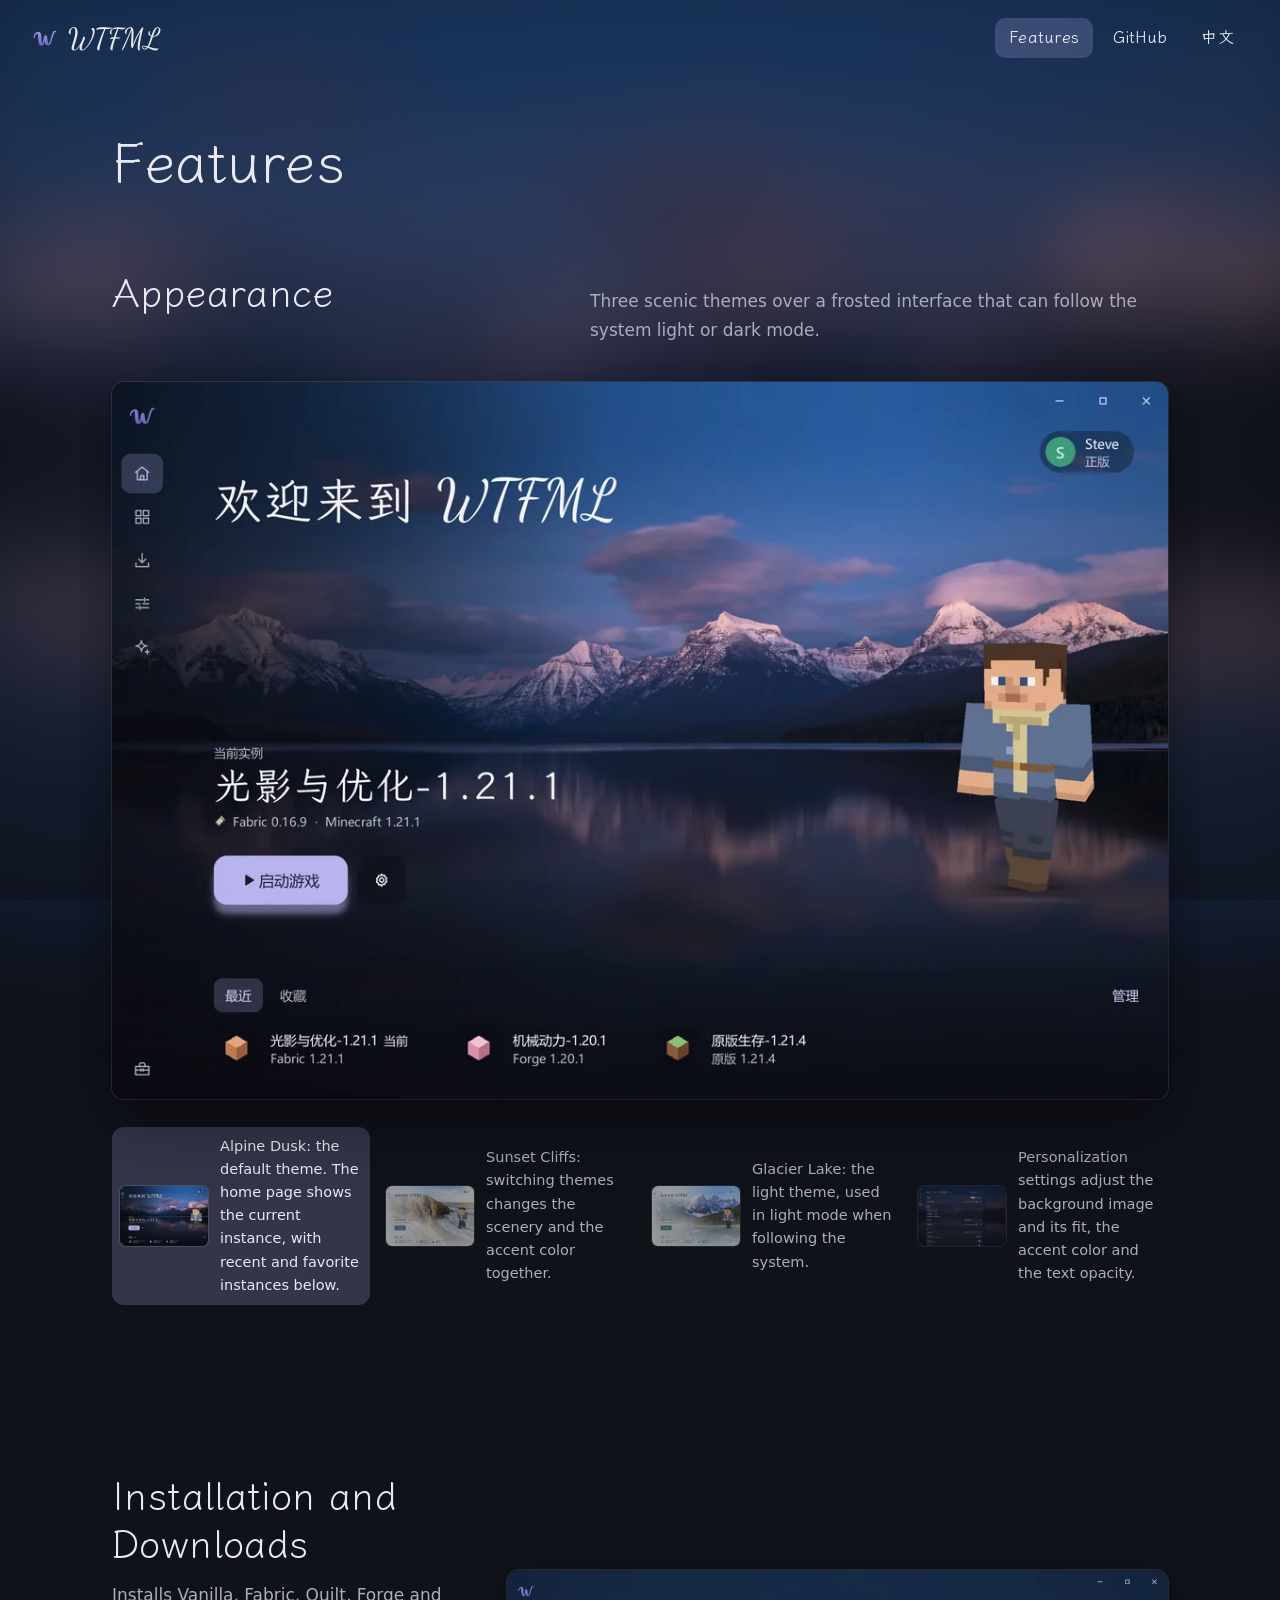
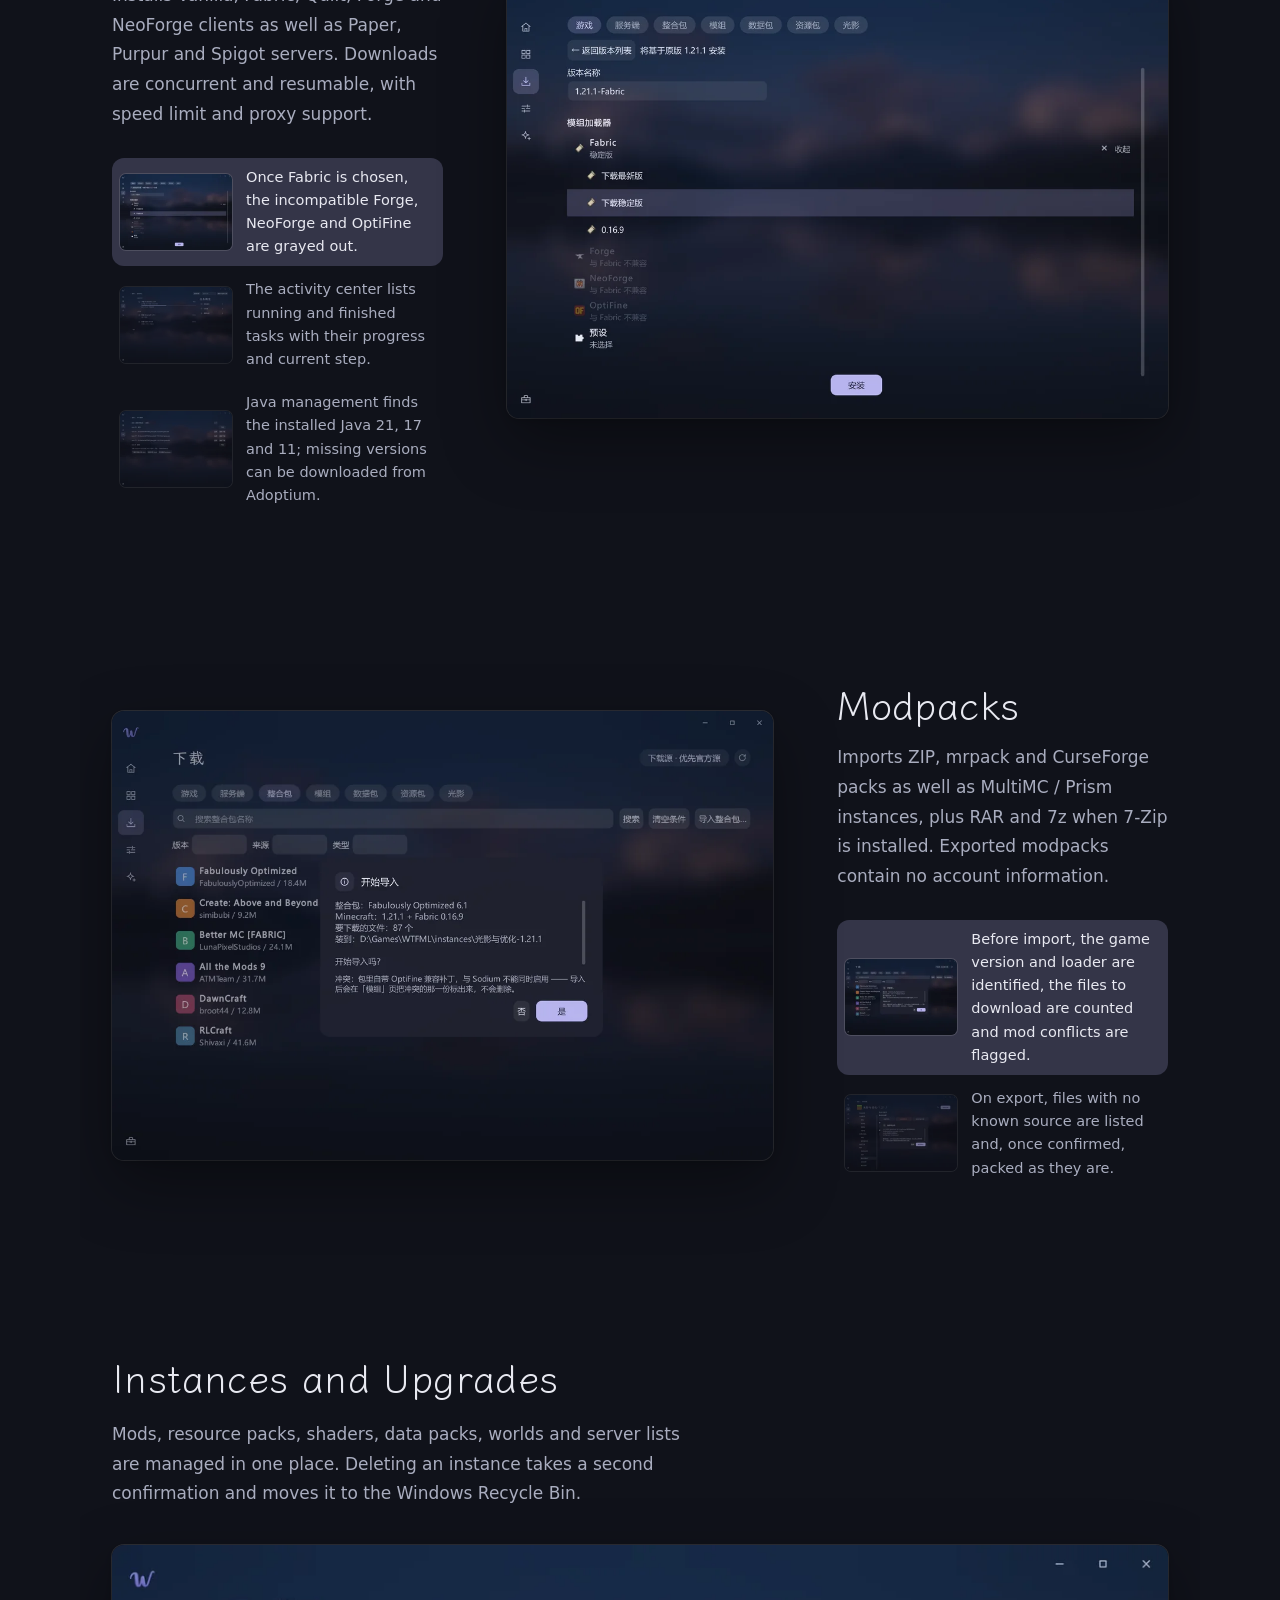
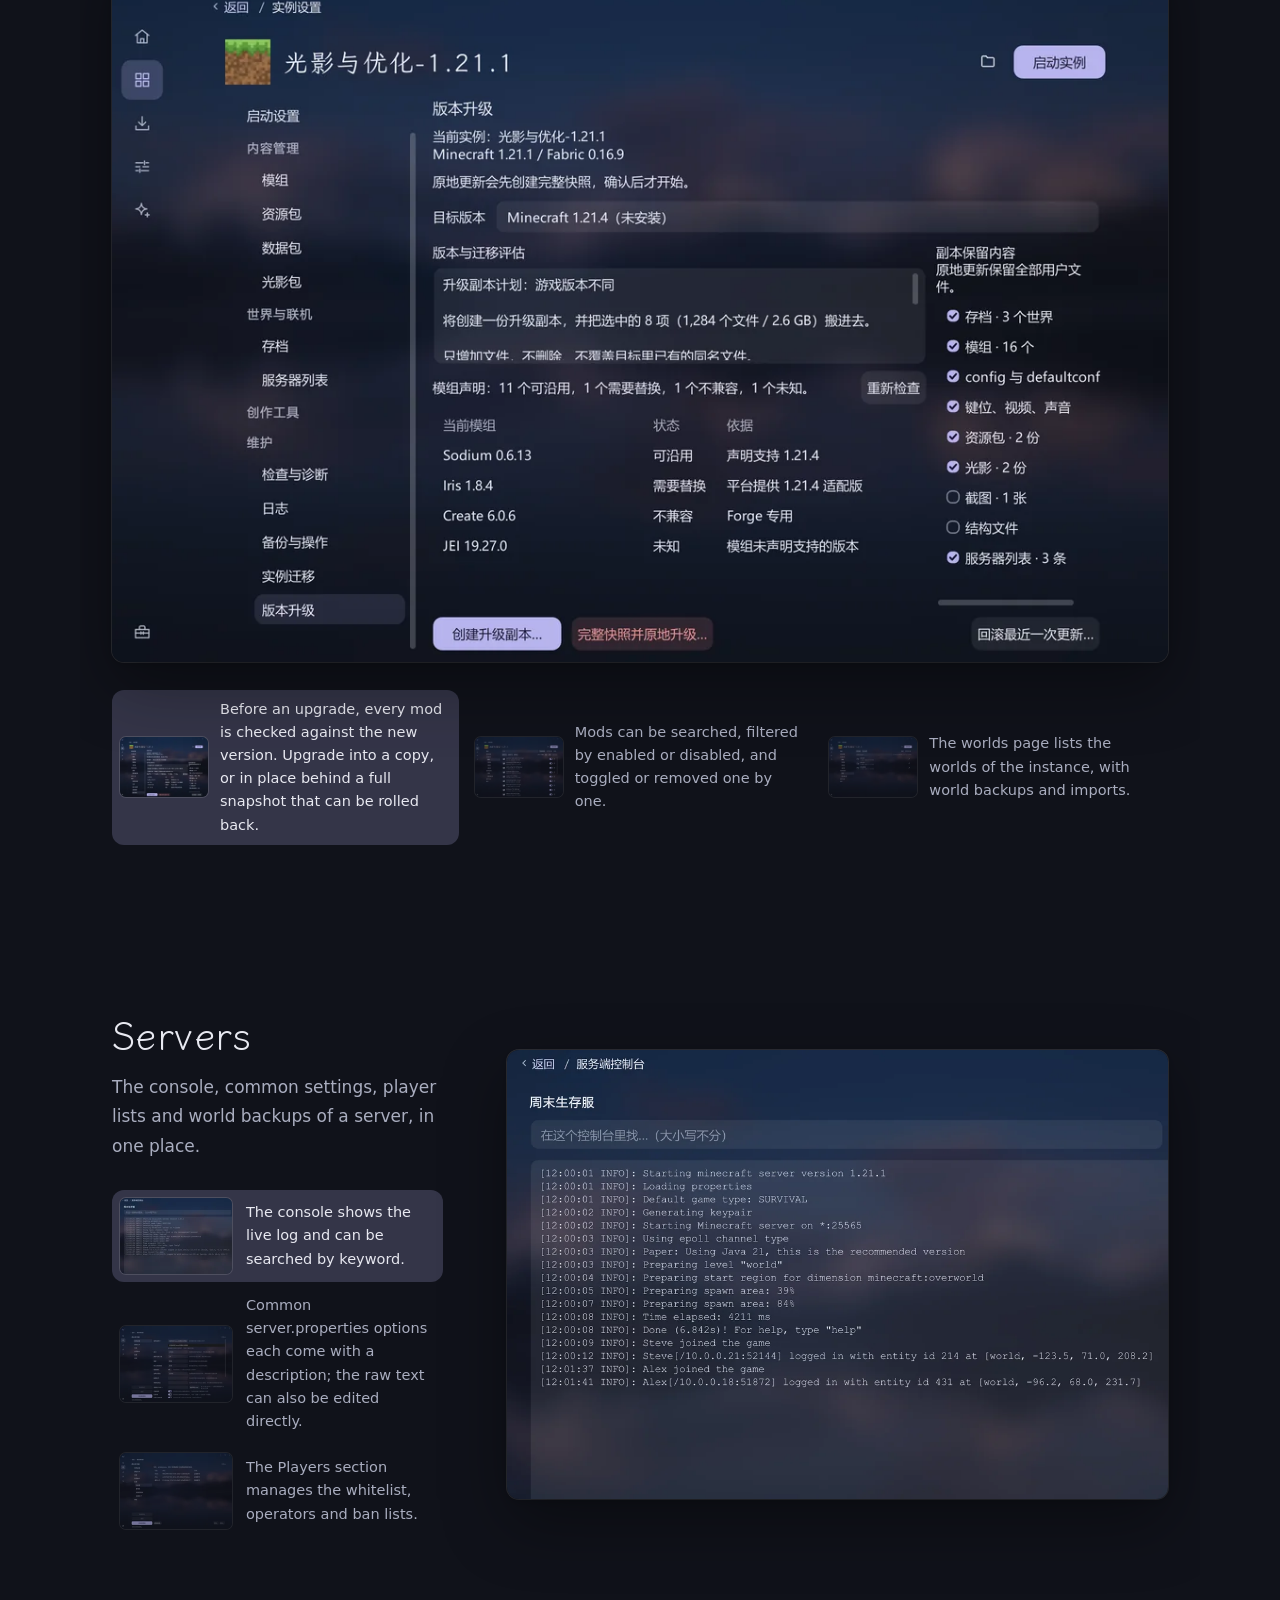
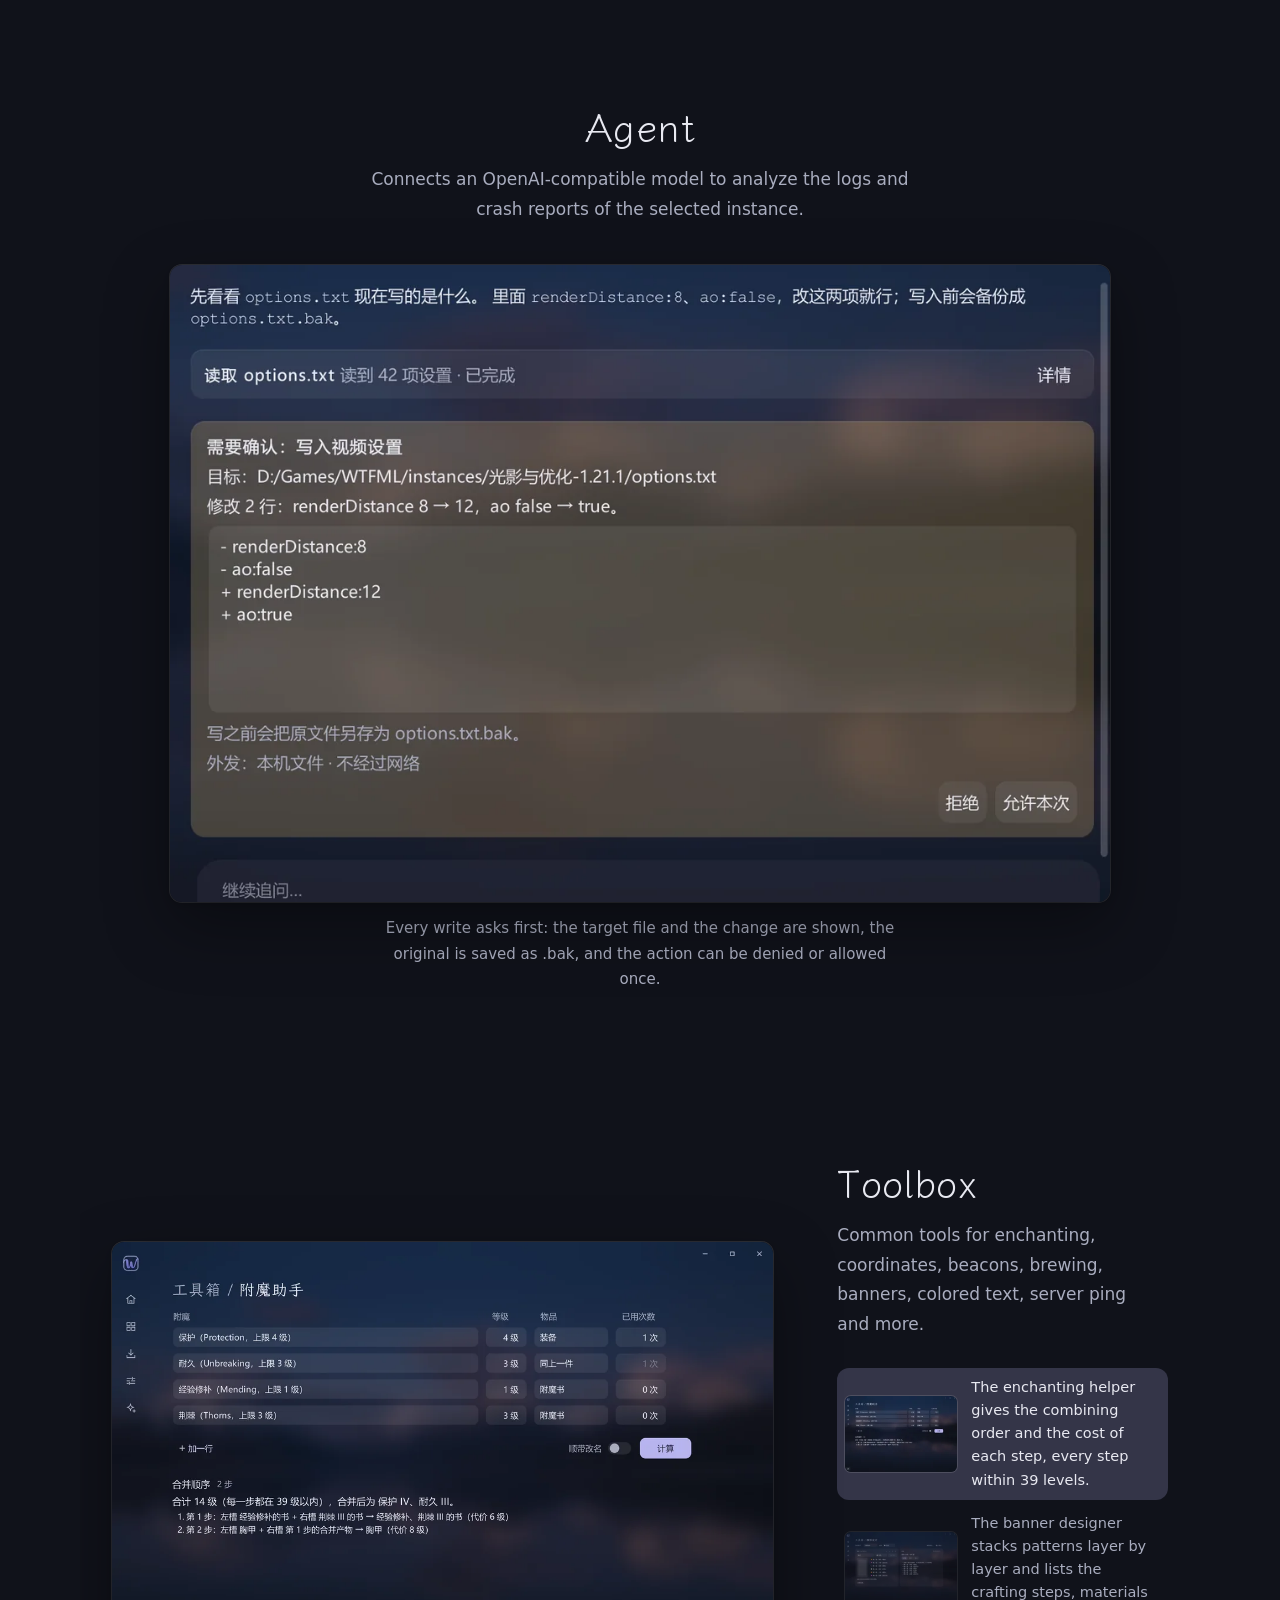
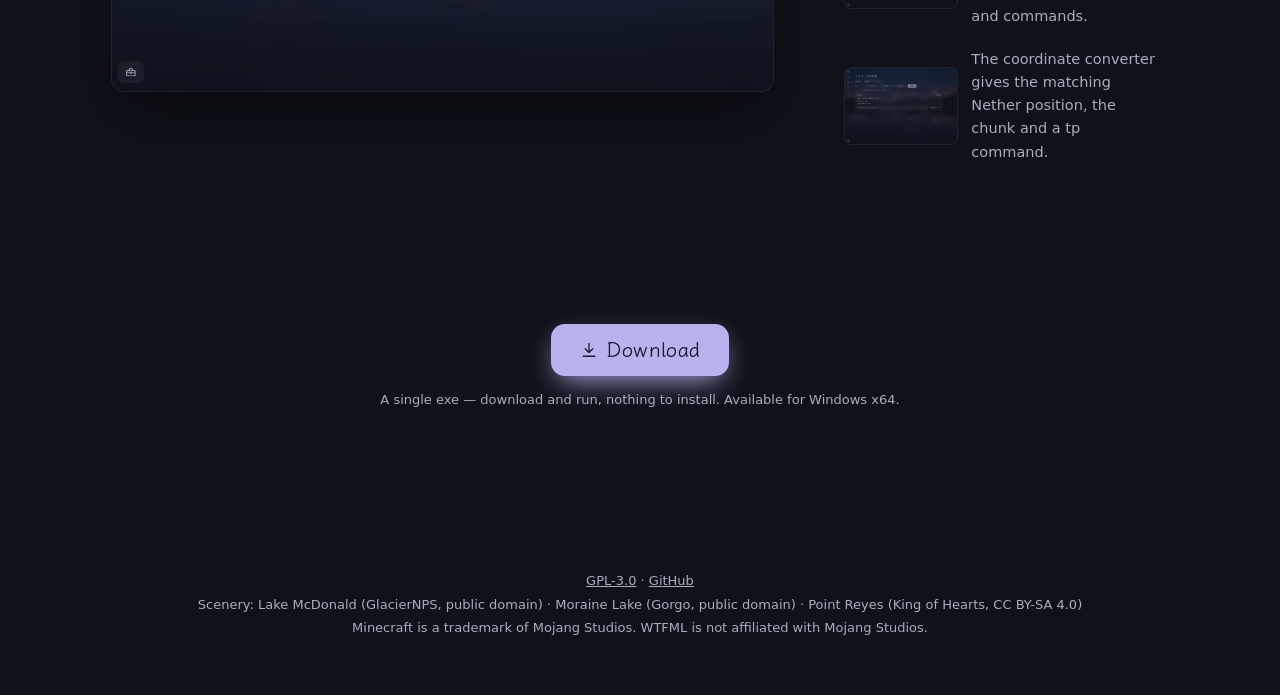
<file: features.html>
<!doctype html>
<html lang="zh-CN" data-theme="dark">
<head>
<meta charset="utf-8">
<meta name="viewport" content="width=device-width, initial-scale=1">
<title>WTFML 功能详解</title>
<meta name="description" content="WTFML 的外观、安装、整合包、实例、服务端、智能体与工具箱。">
<link rel="alternate" hreflang="zh-CN" href="https://wtfml.github.io/features.html">
<link rel="alternate" hreflang="en" href="https://wtfml.github.io/en/features.html">
<link rel="alternate" hreflang="x-default" href="https://wtfml.github.io/features.html">
<link rel="icon" href="assets/icon/wtfml.svg" type="image/svg+xml">
<link rel="stylesheet" href="fonts/fonts.css">
<link rel="stylesheet" href="css/tokens.css">
<script>
  // 中文页：没记住过语言、浏览器语言又不是 zh 开头，就去英文版同一页；记住过就照记住的走。英文页不跳
  (function () {
    var pref = null, nav = '';
    try { pref = localStorage.getItem('wtfml-lang'); } catch (e) { pref = null; }
    try { nav = (navigator.languages && navigator.languages[0]) || navigator.language || ''; } catch (e) {}
    if (pref === 'en' || (pref !== 'zh' && !/^zh/i.test(nav))) {
      var page = location.pathname.split('/').pop() || 'index.html';
      location.replace('en/' + page + location.search + location.hash);
    }
  })();
</script>
<script>
  // 动效标记：要动就先藏起首屏，等字体和首屏风景到了（最多 1 秒）再入场；系统要求减少动态效果时一个类都不加，页面照静态显示
  (function () {
    var r = document.documentElement, come = false, done = false;
    try { come = sessionStorage.getItem('wtfml-enter'); sessionStorage.removeItem('wtfml-enter'); } catch (e) {}
    r.classList.add('js-motion', 'js-reveal');
    if (come) r.classList.add('is-arriving');  // 从站内另一页转场过来：内容从下方接着升上来
    if (come === 'next') r.classList.add('is-continued');  // 首页继续下滑过来：页头已在上一页淡入到位，不再入场
    function mark(e) { if (e.target.tagName === 'IMG') e.target.classList.add('is-loaded'); }  // 截图加载完再淡入
    document.addEventListener('load', mark, true); document.addEventListener('error', mark, true);  // 元素的 load 不经过 window，挂在 document 上捕获
    function ready() {
      if (done) return; done = true;
      var k = Math.max(.3, Math.min(1, (1100 - performance.now()) / 650));  // 来得晚就按比例收紧错落，内容 1.5 秒内都能读到
      if (k < 1) r.style.setProperty('--k', k.toFixed(2));
      r.classList.add('is-ready');
      document.dispatchEvent(new Event('wtfml-ready'));
      setTimeout(function () { if (!window.wtfmlMotion) r.classList.remove('js-reveal'); }, 1500);  // motion.js 没跑起来就别藏着
    }
    setTimeout(ready, 1000);
    document.addEventListener('DOMContentLoaded', function () {
      var w = [], f = document.fonts;
      // 页头里每段字按它实际用的字体和粗细去要分片，不多下一片
      if (f && f.load) document.querySelectorAll('header *').forEach(function (el) {
        for (var n = el.firstChild, s; n; n = n.nextSibling) if (n.nodeType === 3 && /\S/.test(n.data)) {
          s = getComputedStyle(el); w.push(f.load(s.fontStyle + ' ' + s.fontWeight + ' 16px ' + s.fontFamily, n.data));
        }
      });
      var m = /url\("?(.*?)"?\)/.exec(getComputedStyle(document.querySelector('.hero') || document.body, '::before').backgroundImage);
      if (m) { var i = new Image(); i.src = m[1]; if (i.decode) w.push(i.decode()); }
      Promise.all(w).then(ready, ready);
    });
  })();
</script>
<link rel="stylesheet" href="css/site.css">
</head>
<body class="frost-bg">

<svg width="0" height="0" style="position:absolute" aria-hidden="true">
  <defs><linearGradient id="w-dusk" gradientUnits="userSpaceOnUse" x1="0" y1="4.8" x2="0" y2="19.2"><stop offset="0" stop-color="#A29EE6"/><stop offset="1" stop-color="#6C68BC"/></linearGradient></defs>
</svg>

<header class="page-head">
  <nav class="wrap topbar" aria-label="站点">
    <a class="logo" href="index.html" aria-label="WTFML 首页"><svg class="mark" viewBox="0 0 24 24" aria-hidden="true"><path d="M2.54 11.76 L2.58 11.42 L2.64 11.11 L2.71 10.81 L2.80 10.53 L2.91 10.26 L3.03 10.00 L3.15 9.75 L3.29 9.53 L3.43 9.31 L3.57 9.11 L3.72 8.93 L3.88 8.77 L4.03 8.62 L4.19 8.49 L4.35 8.37 L4.52 8.28 L4.68 8.20 L4.84 8.13 L5.01 8.09 L5.17 8.07 L5.34 8.08 L5.50 8.13 L5.65 8.21 L5.77 8.33 L5.67 8.38 L5.54 8.40 L5.45 8.44 L5.40 8.52 L5.39 8.66 L5.40 8.86 L5.44 9.11 L5.47 9.41 L5.51 9.76 L5.55 10.15 L5.58 10.56 L5.61 11.01 L5.64 11.48 L5.67 11.97 L5.70 12.48 L5.74 13.00 L5.78 13.54 L5.83 14.08 L5.89 14.63 L5.96 15.18 L6.05 15.73 L6.15 16.28 L6.28 16.82 L6.43 17.35 L6.56 17.67 L6.71 17.96 L6.89 18.23 L7.11 18.47 L7.36 18.67 L7.63 18.84 L7.93 18.95 L8.22 19.02 L8.52 19.04 L8.80 19.03 L9.06 18.99 L9.31 18.92 L9.54 18.83 L9.76 18.73 L9.97 18.61 L10.16 18.46 L10.34 18.29 L10.51 18.11 L10.67 17.91 L10.82 17.69 L10.95 17.45 L11.08 17.20 L11.20 16.93 L11.30 16.64 L11.39 16.38 L11.46 16.13 L11.53 15.89 L11.59 15.64 L11.66 15.39 L11.72 15.14 L11.77 14.89 L11.83 14.65 L11.88 14.40 L11.93 14.16 L11.98 13.92 L12.02 13.68 L12.07 13.44 L12.12 13.21 L12.16 12.98 L12.20 12.76 L12.24 12.54 L12.29 12.32 L12.33 12.11 L12.37 11.90 L12.42 11.70 L12.46 11.51 L12.50 11.32 L12.55 11.13 L12.57 11.06 L12.58 11.01 L12.59 10.97 L12.60 10.94 L12.61 10.93 L12.61 10.92 L12.61 10.92 L12.60 10.94 L12.57 10.97 L12.52 11.02 L12.45 11.08 L12.35 11.15 L12.21 11.23 L12.03 11.29 L11.83 11.31 L11.64 11.31 L11.46 11.29 L11.31 11.26 L11.20 11.22 L11.12 11.18 L11.06 11.16 L11.02 11.14 L10.99 11.13 L10.96 11.03 L10.99 11.30 L11.02 11.60 L11.06 11.90 L11.11 12.20 L11.15 12.51 L11.19 12.82 L11.23 13.12 L11.28 13.43 L11.32 13.73 L11.37 14.03 L11.42 14.33 L11.47 14.63 L11.52 14.93 L11.58 15.22 L11.64 15.50 L11.71 15.78 L11.78 16.06 L11.86 16.33 L11.94 16.60 L12.04 16.86 L12.15 17.12 L12.27 17.36 L12.41 17.60 L12.59 17.85 L12.81 18.10 L13.06 18.31 L13.32 18.49 L13.60 18.62 L13.89 18.71 L14.18 18.77 L14.46 18.79 L14.73 18.78 L14.99 18.75 L15.23 18.70 L15.46 18.64 L15.69 18.56 L15.91 18.46 L16.11 18.34 L16.31 18.20 L16.49 18.04 L16.67 17.87 L16.83 17.68 L16.99 17.48 L17.13 17.27 L17.27 17.04 L17.40 16.80 L17.51 16.55 L17.62 16.28 L17.75 15.90 L17.87 15.53 L17.99 15.16 L18.11 14.78 L18.23 14.39 L18.35 13.99 L18.48 13.60 L18.60 13.20 L18.72 12.80 L18.85 12.40 L18.97 12.00 L19.09 11.60 L19.22 11.20 L19.34 10.81 L19.46 10.42 L19.58 10.04 L19.70 9.66 L19.82 9.29 L19.93 8.92 L20.05 8.57 L20.16 8.22 L20.27 7.89 L20.39 7.57 L20.50 7.27 L20.55 7.14 L20.60 7.02 L20.66 6.91 L20.72 6.82 L20.78 6.73 L20.84 6.65 L20.90 6.59 L20.97 6.53 L21.03 6.48 L21.08 6.45 L21.14 6.42 L21.18 6.40 L21.22 6.39 L21.26 6.38 L21.29 6.39 L21.30 6.39 L21.32 6.40 L21.33 6.41 L21.35 6.41 L21.37 6.42 L21.40 6.44 L21.42 6.48 L21.45 6.53 L21.49 6.62 L21.60 6.80 L21.77 6.93 L21.97 6.98 L22.18 6.95 L22.36 6.84 L22.48 6.68 L22.53 6.48 L22.51 6.27 L22.46 6.12 L22.39 5.95 L22.29 5.79 L22.19 5.65 L22.06 5.52 L21.91 5.42 L21.75 5.34 L21.58 5.29 L21.41 5.26 L21.24 5.25 L21.07 5.26 L20.90 5.29 L20.74 5.34 L20.58 5.40 L20.43 5.48 L20.28 5.57 L20.13 5.67 L19.99 5.79 L19.86 5.92 L19.73 6.06 L19.61 6.21 L19.50 6.38 L19.39 6.56 L19.29 6.75 L19.15 7.07 L19.01 7.40 L18.87 7.74 L18.73 8.09 L18.59 8.45 L18.45 8.82 L18.31 9.19 L18.18 9.58 L18.05 9.96 L17.92 10.36 L17.79 10.75 L17.66 11.15 L17.54 11.55 L17.41 11.96 L17.29 12.36 L17.17 12.76 L17.04 13.15 L16.92 13.55 L16.80 13.94 L16.68 14.32 L16.56 14.70 L16.44 15.07 L16.32 15.43 L16.21 15.77 L16.13 15.96 L16.05 16.14 L15.96 16.31 L15.87 16.46 L15.78 16.60 L15.68 16.73 L15.58 16.84 L15.48 16.93 L15.39 17.01 L15.30 17.08 L15.21 17.12 L15.14 17.16 L15.07 17.18 L15.00 17.18 L14.95 17.15 L14.91 17.11 L14.88 17.05 L14.87 16.98 L14.88 16.90 L14.89 16.82 L14.90 16.74 L14.90 16.65 L14.90 16.56 L14.88 16.46 L14.88 16.37 L14.85 16.24 L14.81 16.09 L14.77 15.92 L14.72 15.75 L14.67 15.55 L14.63 15.35 L14.58 15.13 L14.53 14.89 L14.49 14.65 L14.44 14.40 L14.40 14.13 L14.35 13.86 L14.31 13.58 L14.27 13.30 L14.23 13.00 L14.19 12.71 L14.14 12.40 L14.10 12.10 L14.06 11.79 L14.01 11.48 L13.96 11.16 L13.91 10.85 L13.84 10.51 L13.76 10.26 L13.70 10.14 L13.62 10.01 L13.51 9.89 L13.38 9.78 L13.22 9.67 L13.02 9.59 L12.79 9.53 L12.55 9.50 L12.29 9.51 L12.06 9.56 L11.86 9.65 L11.71 9.75 L11.58 9.85 L11.48 9.94 L11.40 10.03 L11.34 10.13 L11.29 10.22 L11.24 10.31 L11.20 10.40 L11.17 10.50 L11.14 10.59 L11.11 10.69 L11.09 10.78 L11.05 10.97 L11.00 11.17 L10.95 11.38 L10.90 11.59 L10.86 11.81 L10.82 12.03 L10.77 12.25 L10.73 12.48 L10.69 12.70 L10.64 12.93 L10.60 13.16 L10.55 13.39 L10.51 13.63 L10.46 13.86 L10.41 14.09 L10.36 14.33 L10.31 14.56 L10.26 14.80 L10.20 15.03 L10.14 15.26 L10.08 15.49 L10.02 15.72 L9.95 15.95 L9.89 16.16 L9.81 16.37 L9.72 16.57 L9.64 16.74 L9.55 16.89 L9.46 17.03 L9.37 17.14 L9.28 17.23 L9.20 17.31 L9.13 17.36 L9.07 17.40 L9.02 17.42 L8.98 17.41 L8.96 17.38 L8.96 17.33 L8.98 17.27 L9.02 17.21 L9.08 17.15 L9.14 17.09 L9.19 17.03 L9.23 16.97 L9.25 16.90 L9.25 16.82 L9.25 16.71 L9.23 16.58 L9.14 16.15 L9.05 15.71 L8.98 15.25 L8.91 14.78 L8.86 14.29 L8.81 13.79 L8.76 13.29 L8.73 12.79 L8.69 12.28 L8.66 11.78 L8.63 11.29 L8.60 10.80 L8.56 10.33 L8.52 9.87 L8.47 9.42 L8.41 8.99 L8.33 8.57 L8.22 8.16 L8.07 7.77 L7.86 7.41 L7.59 7.06 L7.23 6.76 L6.79 6.53 L6.35 6.44 L5.96 6.44 L5.62 6.47 L5.29 6.51 L4.97 6.56 L4.66 6.62 L4.35 6.72 L4.06 6.83 L3.78 6.98 L3.52 7.15 L3.27 7.34 L3.03 7.55 L2.81 7.79 L2.61 8.04 L2.42 8.31 L2.25 8.59 L2.09 8.89 L1.96 9.20 L1.84 9.53 L1.74 9.86 L1.65 10.21 L1.59 10.56 L1.53 10.92 L1.49 11.29 L1.46 11.65 L1.48 11.86 L1.58 12.05 L1.75 12.18 L1.95 12.24 L2.16 12.22 L2.34 12.12 L2.48 11.96 Z"/></svg><span>WTFML</span></a>
    <a class="nav-item" href="features.html" aria-current="page">功能</a>
    <a class="nav-item" href="https://github.com/wtfml/WTFML">GitHub</a>
    <a class="nav-item lang" href="en/features.html" hreflang="en" lang="en" data-lang="en" aria-label="Switch to English">EN</a>
  </nav>
  <div class="wrap page-intro">
    <h1>功能详解</h1>
  </div>
</header>

<main class="wrap">
  <section class="detail d-wide" id="appearance" aria-labelledby="h-appearance">
    <div class="detail-copy">
      <h2 id="h-appearance">外观</h2>
      <p class="lead">三套风景主题，界面通体磨砂，可跟随系统深浅色。</p>
    </div>
    <div class="g-stage">
      <figure class="g-item" data-thumb="assets/shots/tour/look-home-dark-t.webp">
        <a class="g-zoom" href="assets/shots/tour/look-home-dark@2x.webp"><img class="shot" src="assets/shots/tour/look-home-dark.webp" alt="暮色雪山主题的主页" width="1120" height="760"></a>
        <figcaption>暮色雪山：出厂默认主题，主页显示当前实例，下方列出最近与收藏的实例。</figcaption>
      </figure>
      <figure class="g-item" data-thumb="assets/shots/tour/look-home-ocean-t.webp">
        <a class="g-zoom" href="assets/shots/tour/look-home-ocean@2x.webp"><img class="shot" src="assets/shots/tour/look-home-ocean.webp" alt="落日海崖主题的主页" width="1120" height="760" loading="lazy"></a>
        <figcaption>落日海崖：换主题时风景与主色一起更换。</figcaption>
      </figure>
      <figure class="g-item" data-thumb="assets/shots/tour/look-home-emerald-t.webp">
        <a class="g-zoom" href="assets/shots/tour/look-home-emerald@2x.webp"><img class="shot" src="assets/shots/tour/look-home-emerald.webp" alt="冰川碧湖主题的主页" width="1120" height="760" loading="lazy"></a>
        <figcaption>冰川碧湖：浅色主题，跟随系统时在浅色模式下使用。</figcaption>
      </figure>
      <figure class="g-item" data-thumb="assets/shots/tour/look-settings-t.webp">
        <a class="g-zoom" href="assets/shots/tour/look-settings@2x.webp"><img class="shot" src="assets/shots/tour/look-settings.webp" alt="设置页的个性化分栏" width="1120" height="760" loading="lazy"></a>
        <figcaption>个性化设置可调整背景图、摆放方式、主题色与文字不透明度。</figcaption>
      </figure>
    </div>
  </section>

  <section class="detail d-side" id="install" aria-labelledby="h-install">
    <div class="detail-copy">
      <h2 id="h-install">安装与下载</h2>
      <p class="lead">安装原版、Fabric、Quilt、Forge、NeoForge 客户端与 Paper、Purpur、Spigot 服务端；下载支持并发、断点续传、限速与代理。</p>
    </div>
    <div class="g-stage">
      <figure class="g-item" data-thumb="assets/shots/tour/install-loader-t.webp">
        <a class="g-zoom" href="assets/shots/tour/install-loader@2x.webp"><img class="shot" src="assets/shots/tour/install-loader.webp" alt="安装游戏时选择模组加载器" width="1120" height="760" loading="lazy"></a>
        <figcaption>选定 Fabric 后，与之不兼容的 Forge、NeoForge、OptiFine 随即标灰。</figcaption>
      </figure>
      <figure class="g-item" data-thumb="assets/shots/tour/install-tasks-t.webp">
        <a class="g-zoom" href="assets/shots/tour/install-tasks@2x.webp"><img class="shot" src="assets/shots/tour/install-tasks.webp" alt="活动中心的任务列表" width="1120" height="760" loading="lazy"></a>
        <figcaption>活动中心列出进行中与已完成的任务，显示进度和所在步骤。</figcaption>
      </figure>
      <figure class="g-item" data-thumb="assets/shots/tour/install-java-t.webp">
        <a class="g-zoom" href="assets/shots/tour/install-java@2x.webp"><img class="shot" src="assets/shots/tour/install-java.webp" alt="Java 管理页" width="1120" height="760" loading="lazy"></a>
        <figcaption>Java 管理识别出本机的 Java 21、17、11，缺少的版本可从 Adoptium 下载。</figcaption>
      </figure>
    </div>
  </section>

  <section class="detail d-side flip" id="modpack" aria-labelledby="h-modpack">
    <div class="detail-copy">
      <h2 id="h-modpack">整合包</h2>
      <p class="lead">可导入 ZIP、mrpack、CurseForge 导出包与 MultiMC / Prism 实例，装有 7-Zip 时另支持 RAR 与 7z；导出的整合包不含账号信息。</p>
    </div>
    <div class="g-stage">
      <figure class="g-item" data-thumb="assets/shots/tour/pack-import-t.webp">
        <a class="g-zoom" href="assets/shots/tour/pack-import@2x.webp"><img class="shot" src="assets/shots/tour/pack-import.webp" alt="导入整合包前的确认框" width="1120" height="760" loading="lazy"></a>
        <figcaption>导入前识别游戏版本与加载器，列出要下载的文件数，并提示模组冲突。</figcaption>
      </figure>
      <figure class="g-item" data-thumb="assets/shots/tour/pack-export-t.webp">
        <a class="g-zoom" href="assets/shots/tour/pack-export@2x.webp"><img class="shot" src="assets/shots/tour/pack-export.webp" alt="导出整合包时的提示框" width="1120" height="760" loading="lazy"></a>
        <figcaption>导出时列出查不到出处的文件，确认后原样打进包里。</figcaption>
      </figure>
    </div>
  </section>

  <section class="detail d-wide" id="instances" aria-labelledby="h-instances">
    <div class="detail-copy">
      <h2 id="h-instances">实例与升级</h2>
      <p class="lead">模组、资源包、光影、数据包、存档与服务器列表集中管理；删除实例需二次确认，并移入 Windows 回收站。</p>
    </div>
    <div class="g-stage">
      <figure class="g-item" data-thumb="assets/shots/tour/inst-upgrade-t.webp">
        <a class="g-zoom" href="assets/shots/tour/inst-upgrade@2x.webp"><img class="shot" src="assets/shots/tour/inst-upgrade.webp" alt="实例的版本升级页" width="1120" height="760" loading="lazy"></a>
        <figcaption>升级前逐个评估模组能否沿用；可另建升级副本，也可先做完整快照再原地升级，可以回滚。</figcaption>
      </figure>
      <figure class="g-item" data-thumb="assets/shots/tour/inst-mods-t.webp">
        <a class="g-zoom" href="assets/shots/tour/inst-mods@2x.webp"><img class="shot" src="assets/shots/tour/inst-mods.webp" alt="实例的模组列表" width="1120" height="760" loading="lazy"></a>
        <figcaption>模组可搜索，按启用或禁用筛选，逐个开关或删除。</figcaption>
      </figure>
      <figure class="g-item" data-thumb="assets/shots/tour/inst-saves-t.webp">
        <a class="g-zoom" href="assets/shots/tour/inst-saves@2x.webp"><img class="shot" src="assets/shots/tour/inst-saves.webp" alt="实例的存档列表" width="1120" height="760" loading="lazy"></a>
        <figcaption>存档页列出实例内的世界，可做世界备份或导入世界。</figcaption>
      </figure>
    </div>
  </section>

  <section class="detail d-side" id="server" aria-labelledby="h-server">
    <div class="detail-copy">
      <h2 id="h-server">服务端</h2>
      <p class="lead">服务端的控制台、常用设置、玩家名单与世界备份集中在一处。</p>
    </div>
    <div class="g-stage">
      <figure class="g-item" data-thumb="assets/shots/tour/server-console-t.webp">
        <a class="g-zoom" href="assets/shots/tour/server-console@2x.webp"><img class="shot" src="assets/shots/tour/server-console.webp" alt="服务端控制台的启动日志" width="1120" height="760" loading="lazy"></a>
        <figcaption>控制台实时显示日志，可按关键字搜索。</figcaption>
      </figure>
      <figure class="g-item" data-thumb="assets/shots/tour/server-props-t.webp">
        <a class="g-zoom" href="assets/shots/tour/server-props@2x.webp"><img class="shot" src="assets/shots/tour/server-props.webp" alt="服务端的常用设置" width="1120" height="760" loading="lazy"></a>
        <figcaption>server.properties 的常用项逐条附说明，也可切到原始文本直接编辑。</figcaption>
      </figure>
      <figure class="g-item" data-thumb="assets/shots/tour/server-players-t.webp">
        <a class="g-zoom" href="assets/shots/tour/server-players@2x.webp"><img class="shot" src="assets/shots/tour/server-players.webp" alt="服务端的白名单" width="1120" height="760" loading="lazy"></a>
        <figcaption>「玩家」一栏管理白名单、管理员与封禁名单。</figcaption>
      </figure>
    </div>
  </section>

  <section class="detail d-solo" id="agent" aria-labelledby="h-agent">
    <div class="detail-copy">
      <h2 id="h-agent">智能体</h2>
      <p class="lead">接入兼容 OpenAI 接口的模型，围绕所选实例分析日志与崩溃报告。</p>
    </div>
    <div class="g-stage">
      <figure class="g-item">
        <a class="g-zoom" href="assets/shots/tour/agent-confirm@2x.webp"><img class="shot" src="assets/shots/tour/agent-confirm.webp" alt="智能体写入文件前的确认卡" width="1120" height="760" loading="lazy"></a>
        <figcaption>写入前弹出确认：列出目标文件与改动，原文件另存为 .bak，可以拒绝或只允许本次。</figcaption>
      </figure>
    </div>
  </section>

  <section class="detail d-side flip" id="toolbox" aria-labelledby="h-toolbox">
    <div class="detail-copy">
      <h2 id="h-toolbox">工具箱</h2>
      <p class="lead">收录附魔、坐标、信标、酿造、旗帜、彩色文本、服务器延迟等常用工具。</p>
    </div>
    <div class="g-stage">
      <figure class="g-item" data-thumb="assets/shots/tour/tool-enchant-t.webp">
        <a class="g-zoom" href="assets/shots/tour/tool-enchant@2x.webp"><img class="shot" src="assets/shots/tour/tool-enchant.webp" alt="工具箱里的附魔助手" width="1120" height="760" loading="lazy"></a>
        <figcaption>附魔助手给出合并顺序与每一步的经验花费，每步都在 39 级以内。</figcaption>
      </figure>
      <figure class="g-item" data-thumb="assets/shots/tour/tool-banner-t.webp">
        <a class="g-zoom" href="assets/shots/tour/tool-banner@2x.webp"><img class="shot" src="assets/shots/tour/tool-banner.webp" alt="工具箱里的旗帜设计" width="1120" height="760" loading="lazy"></a>
        <figcaption>旗帜设计逐层叠加图案，列出合成步骤、材料与指令。</figcaption>
      </figure>
      <figure class="g-item" data-thumb="assets/shots/tour/tool-coords-t.webp">
        <a class="g-zoom" href="assets/shots/tour/tool-coords@2x.webp"><img class="shot" src="assets/shots/tour/tool-coords.webp" alt="工具箱里的坐标换算" width="1120" height="760" loading="lazy"></a>
        <figcaption>坐标换算给出对应的下界位置、所在区块与 tp 命令。</figcaption>
      </figure>
    </div>
  </section>
  <section class="closing" aria-label="下载">
    <a class="btn primary lg" href="https://github.com/wtfml/WTFML/releases/latest">
      <svg class="ico" viewBox="0 0 24 24" aria-hidden="true"><path d="M12 4v11m-4.5-4.5L12 15l4.5-4.5M5 19.5h14"/></svg>下载最新版</a>
    <p class="cap">单文件 exe，下载即用，无需安装。支持 Windows x64。</p>
  </section>
</main>

<footer class="wrap site-foot">
  <p><a href="https://github.com/wtfml/WTFML/blob/main/LICENSE">GPL-3.0</a> · <a href="https://github.com/wtfml/WTFML">GitHub</a></p>
  <p>风景：Lake McDonald（GlacierNPS，公有领域）· Moraine Lake（Gorgo，公有领域）· Point Reyes（King of Hearts，CC BY-SA 4.0）</p>
  <p>Minecraft 是 Mojang Studios 的商标，WTFML 与之无隶属关系。</p>
</footer>

<script src="js/gallery.js"></script>
<script src="js/lang.js"></script>
<script src="js/motion.js"></script>
</body>
</html>
</file>
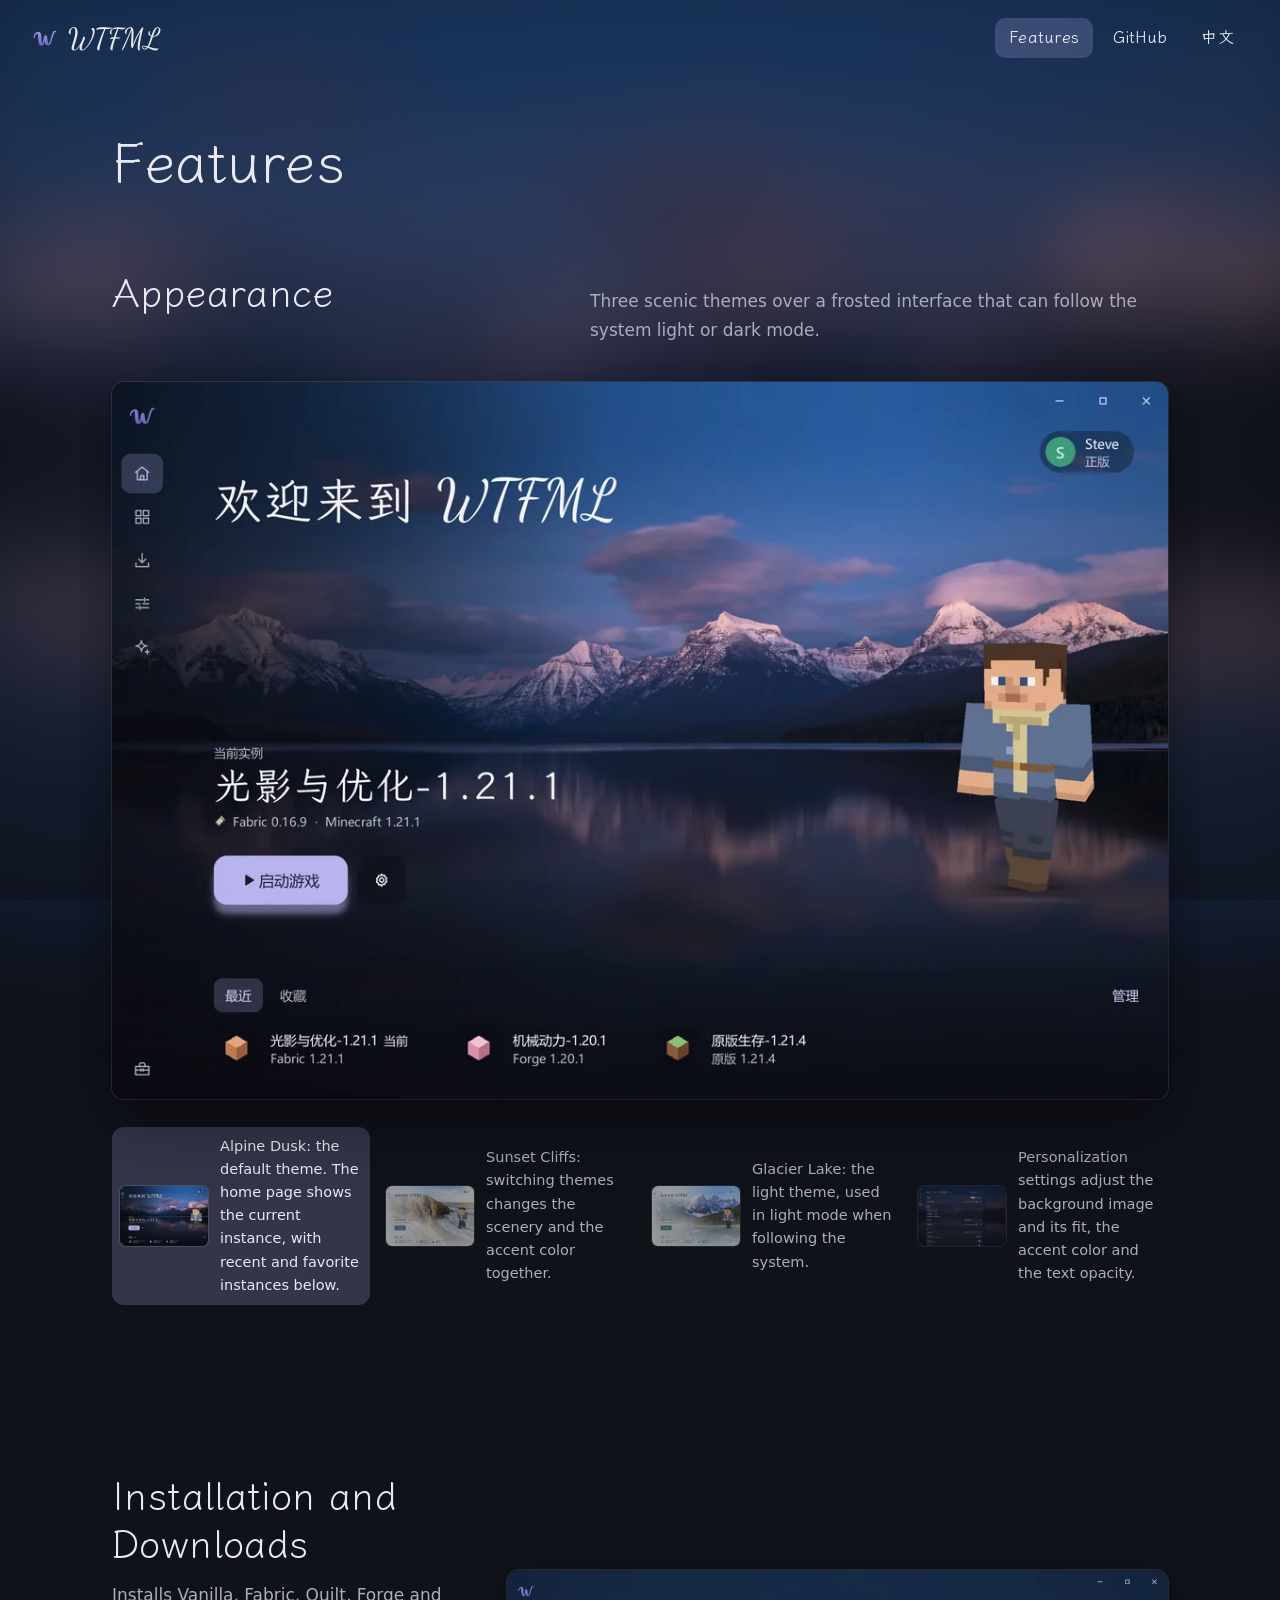
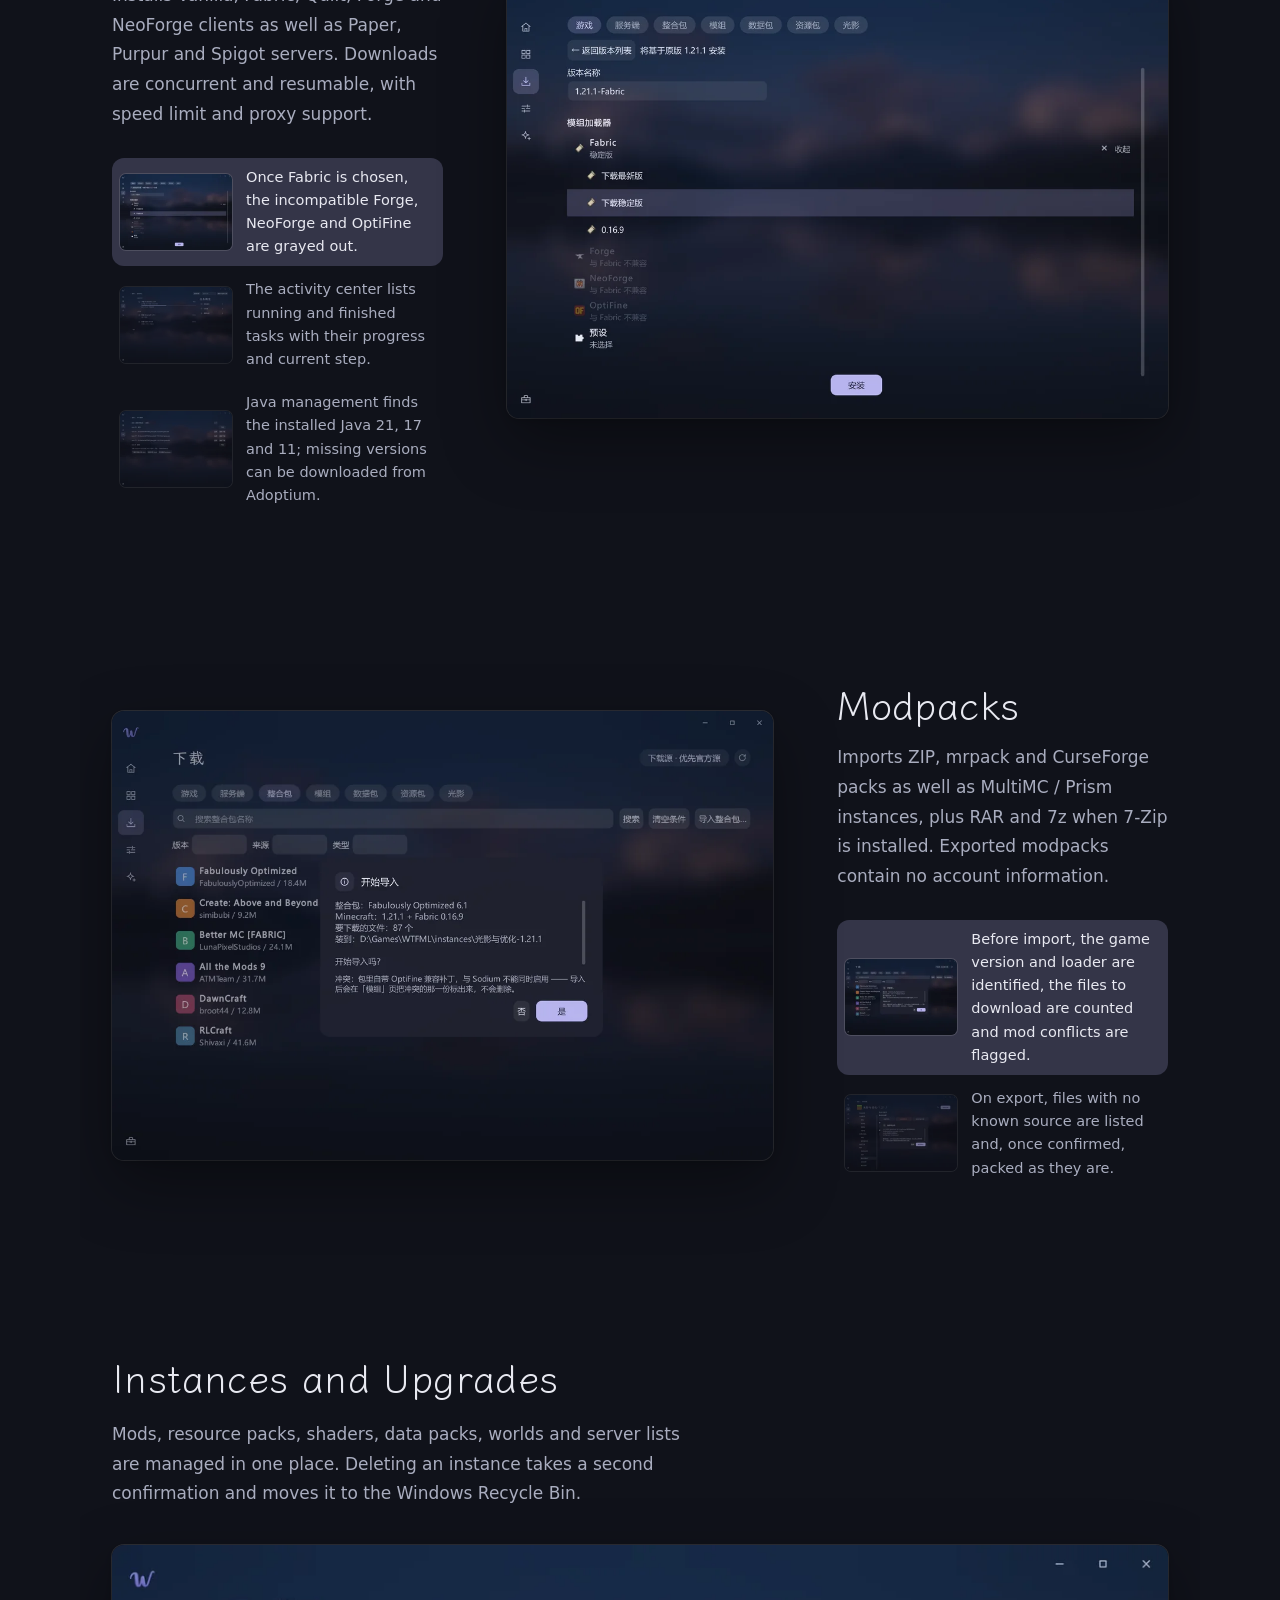
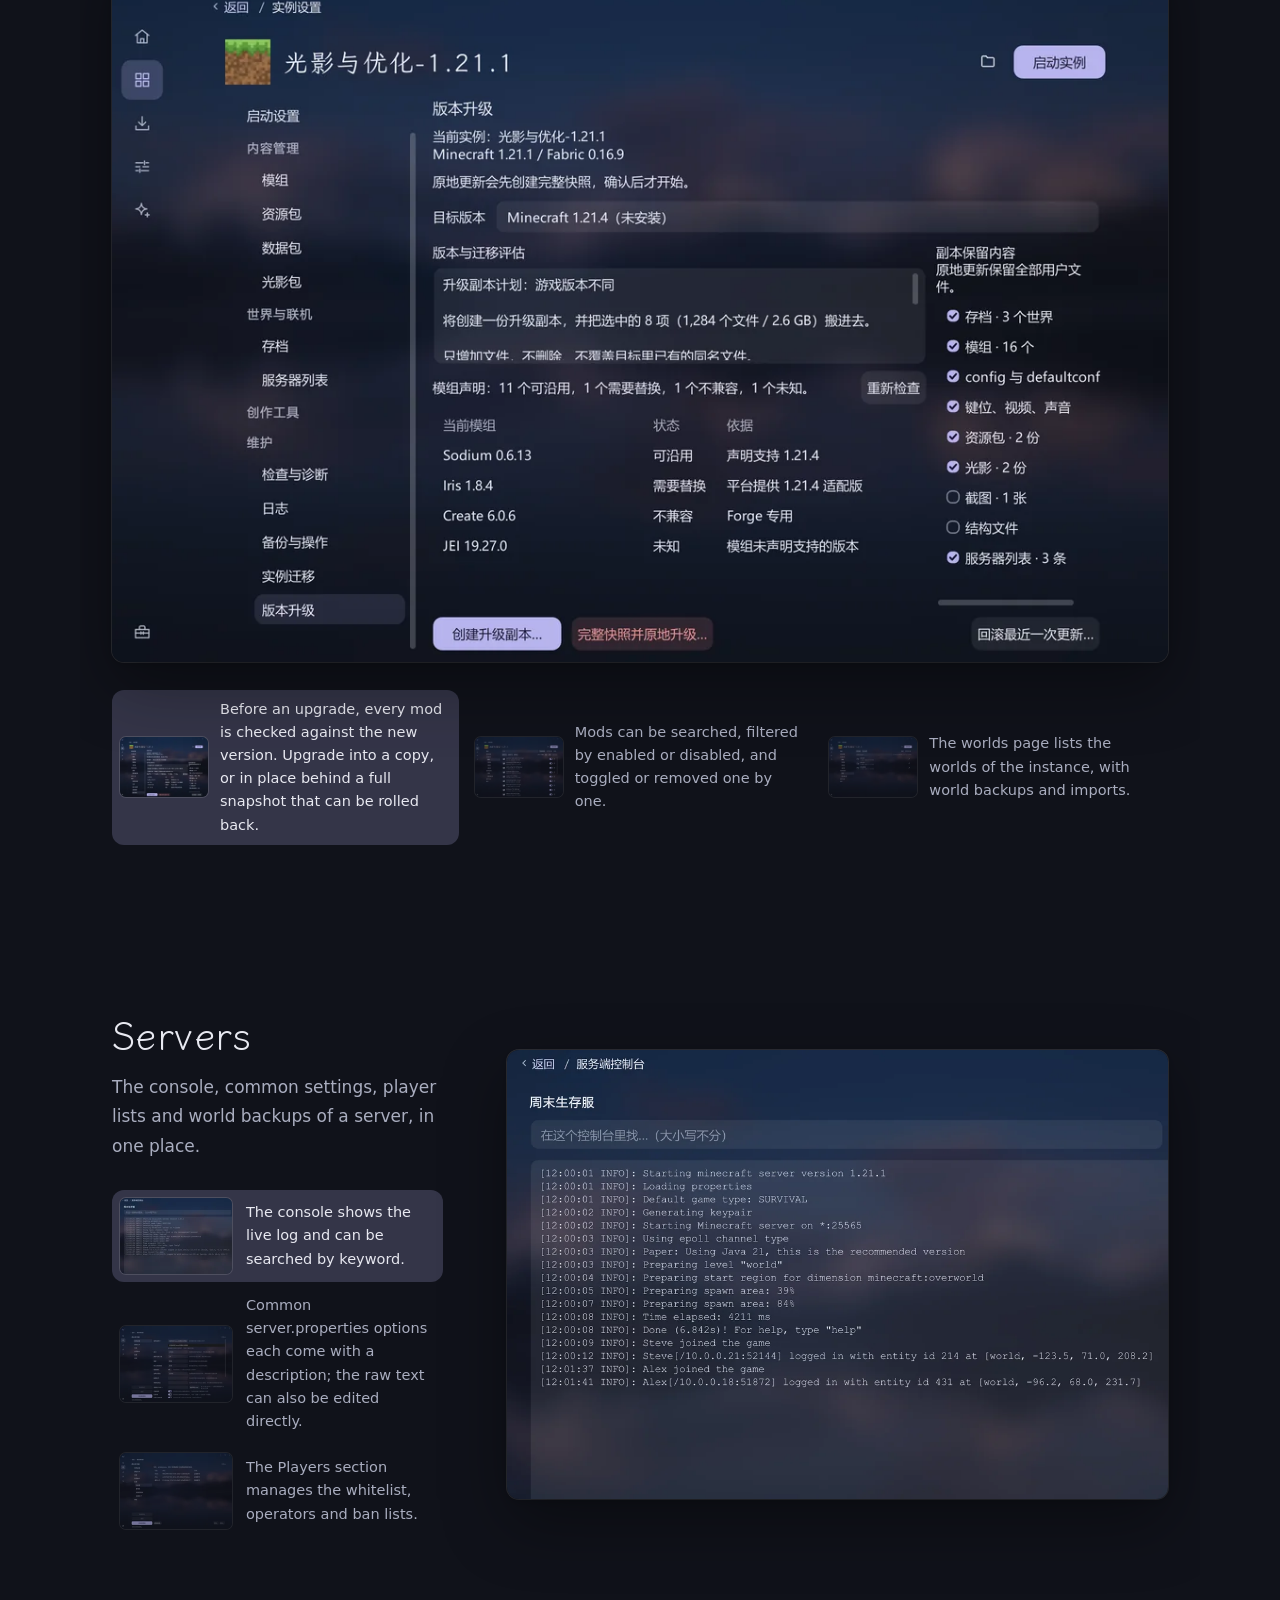
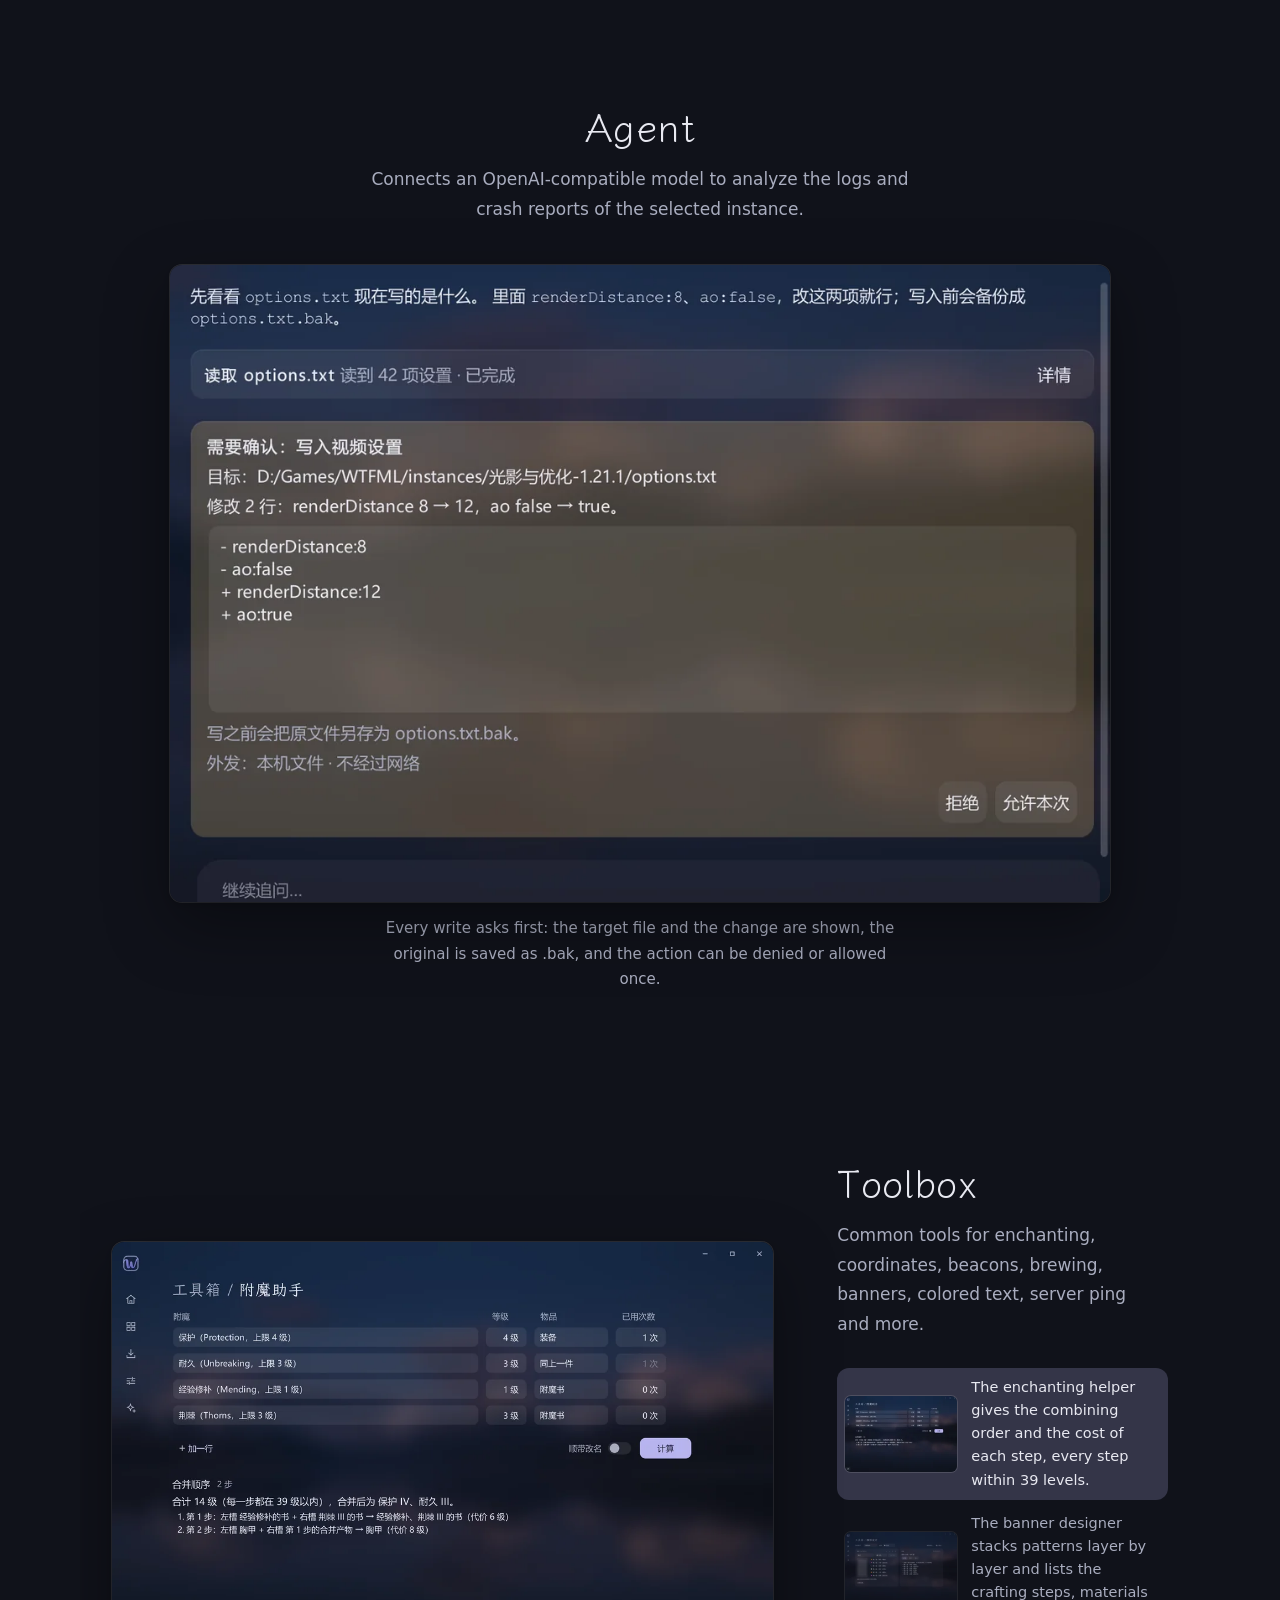
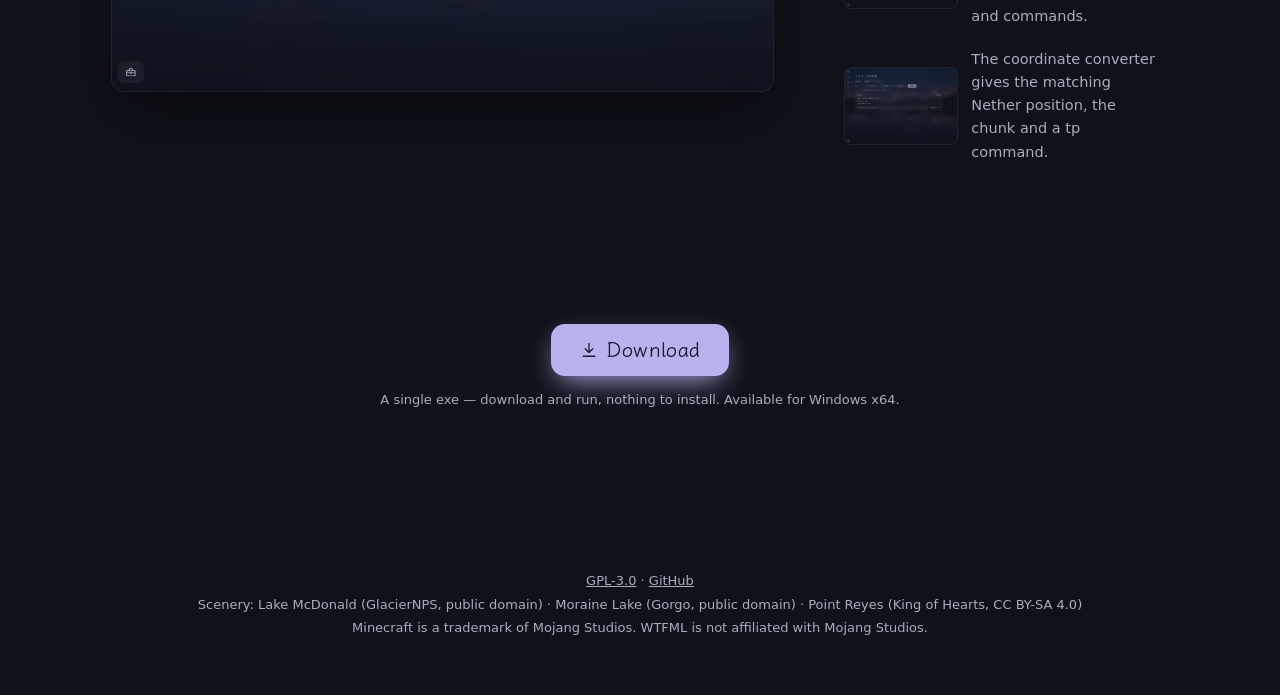
<file: en/features.html>
<!doctype html>
<html lang="en" data-theme="dark">
<head>
<meta charset="utf-8">
<meta name="viewport" content="width=device-width, initial-scale=1">
<title>WTFML Features</title>
<meta name="description" content="Appearance, installation, modpacks, instances, servers, agent and toolbox in WTFML.">
<link rel="alternate" hreflang="zh-CN" href="https://wtfml.github.io/features.html">
<link rel="alternate" hreflang="en" href="https://wtfml.github.io/en/features.html">
<link rel="alternate" hreflang="x-default" href="https://wtfml.github.io/features.html">
<link rel="icon" href="../assets/icon/wtfml.svg" type="image/svg+xml">
<link rel="stylesheet" href="../fonts/fonts.css">
<link rel="stylesheet" href="../css/tokens.css">
<script>
  // 动效标记：要动就先藏起首屏，等字体和首屏风景到了（最多 1 秒）再入场；系统要求减少动态效果时一个类都不加，页面照静态显示
  (function () {
    var r = document.documentElement, come = false, done = false;
    try { come = sessionStorage.getItem('wtfml-enter'); sessionStorage.removeItem('wtfml-enter'); } catch (e) {}
    r.classList.add('js-motion', 'js-reveal');
    if (come) r.classList.add('is-arriving');  // 从站内另一页转场过来：内容从下方接着升上来
    if (come === 'next') r.classList.add('is-continued');  // 首页继续下滑过来：页头已在上一页淡入到位，不再入场
    function mark(e) { if (e.target.tagName === 'IMG') e.target.classList.add('is-loaded'); }  // 截图加载完再淡入
    document.addEventListener('load', mark, true); document.addEventListener('error', mark, true);  // 元素的 load 不经过 window，挂在 document 上捕获
    function ready() {
      if (done) return; done = true;
      var k = Math.max(.3, Math.min(1, (1100 - performance.now()) / 650));  // 来得晚就按比例收紧错落，内容 1.5 秒内都能读到
      if (k < 1) r.style.setProperty('--k', k.toFixed(2));
      r.classList.add('is-ready');
      document.dispatchEvent(new Event('wtfml-ready'));
      setTimeout(function () { if (!window.wtfmlMotion) r.classList.remove('js-reveal'); }, 1500);  // motion.js 没跑起来就别藏着
    }
    setTimeout(ready, 1000);
    document.addEventListener('DOMContentLoaded', function () {
      var w = [], f = document.fonts;
      // 页头里每段字按它实际用的字体和粗细去要分片，不多下一片
      if (f && f.load) document.querySelectorAll('header *').forEach(function (el) {
        for (var n = el.firstChild, s; n; n = n.nextSibling) if (n.nodeType === 3 && /\S/.test(n.data)) {
          s = getComputedStyle(el); w.push(f.load(s.fontStyle + ' ' + s.fontWeight + ' 16px ' + s.fontFamily, n.data));
        }
      });
      var m = /url\("?(.*?)"?\)/.exec(getComputedStyle(document.querySelector('.hero') || document.body, '::before').backgroundImage);
      if (m) { var i = new Image(); i.src = m[1]; if (i.decode) w.push(i.decode()); }
      Promise.all(w).then(ready, ready);
    });
  })();
</script>
<link rel="stylesheet" href="../css/site.css">
</head>
<body class="frost-bg">

<svg width="0" height="0" style="position:absolute" aria-hidden="true">
  <defs><linearGradient id="w-dusk" gradientUnits="userSpaceOnUse" x1="0" y1="4.8" x2="0" y2="19.2"><stop offset="0" stop-color="#A29EE6"/><stop offset="1" stop-color="#6C68BC"/></linearGradient></defs>
</svg>

<header class="page-head">
  <nav class="wrap topbar" aria-label="Site">
    <a class="logo" href="index.html" aria-label="WTFML home"><svg class="mark" viewBox="0 0 24 24" aria-hidden="true"><path d="M2.54 11.76 L2.58 11.42 L2.64 11.11 L2.71 10.81 L2.80 10.53 L2.91 10.26 L3.03 10.00 L3.15 9.75 L3.29 9.53 L3.43 9.31 L3.57 9.11 L3.72 8.93 L3.88 8.77 L4.03 8.62 L4.19 8.49 L4.35 8.37 L4.52 8.28 L4.68 8.20 L4.84 8.13 L5.01 8.09 L5.17 8.07 L5.34 8.08 L5.50 8.13 L5.65 8.21 L5.77 8.33 L5.67 8.38 L5.54 8.40 L5.45 8.44 L5.40 8.52 L5.39 8.66 L5.40 8.86 L5.44 9.11 L5.47 9.41 L5.51 9.76 L5.55 10.15 L5.58 10.56 L5.61 11.01 L5.64 11.48 L5.67 11.97 L5.70 12.48 L5.74 13.00 L5.78 13.54 L5.83 14.08 L5.89 14.63 L5.96 15.18 L6.05 15.73 L6.15 16.28 L6.28 16.82 L6.43 17.35 L6.56 17.67 L6.71 17.96 L6.89 18.23 L7.11 18.47 L7.36 18.67 L7.63 18.84 L7.93 18.95 L8.22 19.02 L8.52 19.04 L8.80 19.03 L9.06 18.99 L9.31 18.92 L9.54 18.83 L9.76 18.73 L9.97 18.61 L10.16 18.46 L10.34 18.29 L10.51 18.11 L10.67 17.91 L10.82 17.69 L10.95 17.45 L11.08 17.20 L11.20 16.93 L11.30 16.64 L11.39 16.38 L11.46 16.13 L11.53 15.89 L11.59 15.64 L11.66 15.39 L11.72 15.14 L11.77 14.89 L11.83 14.65 L11.88 14.40 L11.93 14.16 L11.98 13.92 L12.02 13.68 L12.07 13.44 L12.12 13.21 L12.16 12.98 L12.20 12.76 L12.24 12.54 L12.29 12.32 L12.33 12.11 L12.37 11.90 L12.42 11.70 L12.46 11.51 L12.50 11.32 L12.55 11.13 L12.57 11.06 L12.58 11.01 L12.59 10.97 L12.60 10.94 L12.61 10.93 L12.61 10.92 L12.61 10.92 L12.60 10.94 L12.57 10.97 L12.52 11.02 L12.45 11.08 L12.35 11.15 L12.21 11.23 L12.03 11.29 L11.83 11.31 L11.64 11.31 L11.46 11.29 L11.31 11.26 L11.20 11.22 L11.12 11.18 L11.06 11.16 L11.02 11.14 L10.99 11.13 L10.96 11.03 L10.99 11.30 L11.02 11.60 L11.06 11.90 L11.11 12.20 L11.15 12.51 L11.19 12.82 L11.23 13.12 L11.28 13.43 L11.32 13.73 L11.37 14.03 L11.42 14.33 L11.47 14.63 L11.52 14.93 L11.58 15.22 L11.64 15.50 L11.71 15.78 L11.78 16.06 L11.86 16.33 L11.94 16.60 L12.04 16.86 L12.15 17.12 L12.27 17.36 L12.41 17.60 L12.59 17.85 L12.81 18.10 L13.06 18.31 L13.32 18.49 L13.60 18.62 L13.89 18.71 L14.18 18.77 L14.46 18.79 L14.73 18.78 L14.99 18.75 L15.23 18.70 L15.46 18.64 L15.69 18.56 L15.91 18.46 L16.11 18.34 L16.31 18.20 L16.49 18.04 L16.67 17.87 L16.83 17.68 L16.99 17.48 L17.13 17.27 L17.27 17.04 L17.40 16.80 L17.51 16.55 L17.62 16.28 L17.75 15.90 L17.87 15.53 L17.99 15.16 L18.11 14.78 L18.23 14.39 L18.35 13.99 L18.48 13.60 L18.60 13.20 L18.72 12.80 L18.85 12.40 L18.97 12.00 L19.09 11.60 L19.22 11.20 L19.34 10.81 L19.46 10.42 L19.58 10.04 L19.70 9.66 L19.82 9.29 L19.93 8.92 L20.05 8.57 L20.16 8.22 L20.27 7.89 L20.39 7.57 L20.50 7.27 L20.55 7.14 L20.60 7.02 L20.66 6.91 L20.72 6.82 L20.78 6.73 L20.84 6.65 L20.90 6.59 L20.97 6.53 L21.03 6.48 L21.08 6.45 L21.14 6.42 L21.18 6.40 L21.22 6.39 L21.26 6.38 L21.29 6.39 L21.30 6.39 L21.32 6.40 L21.33 6.41 L21.35 6.41 L21.37 6.42 L21.40 6.44 L21.42 6.48 L21.45 6.53 L21.49 6.62 L21.60 6.80 L21.77 6.93 L21.97 6.98 L22.18 6.95 L22.36 6.84 L22.48 6.68 L22.53 6.48 L22.51 6.27 L22.46 6.12 L22.39 5.95 L22.29 5.79 L22.19 5.65 L22.06 5.52 L21.91 5.42 L21.75 5.34 L21.58 5.29 L21.41 5.26 L21.24 5.25 L21.07 5.26 L20.90 5.29 L20.74 5.34 L20.58 5.40 L20.43 5.48 L20.28 5.57 L20.13 5.67 L19.99 5.79 L19.86 5.92 L19.73 6.06 L19.61 6.21 L19.50 6.38 L19.39 6.56 L19.29 6.75 L19.15 7.07 L19.01 7.40 L18.87 7.74 L18.73 8.09 L18.59 8.45 L18.45 8.82 L18.31 9.19 L18.18 9.58 L18.05 9.96 L17.92 10.36 L17.79 10.75 L17.66 11.15 L17.54 11.55 L17.41 11.96 L17.29 12.36 L17.17 12.76 L17.04 13.15 L16.92 13.55 L16.80 13.94 L16.68 14.32 L16.56 14.70 L16.44 15.07 L16.32 15.43 L16.21 15.77 L16.13 15.96 L16.05 16.14 L15.96 16.31 L15.87 16.46 L15.78 16.60 L15.68 16.73 L15.58 16.84 L15.48 16.93 L15.39 17.01 L15.30 17.08 L15.21 17.12 L15.14 17.16 L15.07 17.18 L15.00 17.18 L14.95 17.15 L14.91 17.11 L14.88 17.05 L14.87 16.98 L14.88 16.90 L14.89 16.82 L14.90 16.74 L14.90 16.65 L14.90 16.56 L14.88 16.46 L14.88 16.37 L14.85 16.24 L14.81 16.09 L14.77 15.92 L14.72 15.75 L14.67 15.55 L14.63 15.35 L14.58 15.13 L14.53 14.89 L14.49 14.65 L14.44 14.40 L14.40 14.13 L14.35 13.86 L14.31 13.58 L14.27 13.30 L14.23 13.00 L14.19 12.71 L14.14 12.40 L14.10 12.10 L14.06 11.79 L14.01 11.48 L13.96 11.16 L13.91 10.85 L13.84 10.51 L13.76 10.26 L13.70 10.14 L13.62 10.01 L13.51 9.89 L13.38 9.78 L13.22 9.67 L13.02 9.59 L12.79 9.53 L12.55 9.50 L12.29 9.51 L12.06 9.56 L11.86 9.65 L11.71 9.75 L11.58 9.85 L11.48 9.94 L11.40 10.03 L11.34 10.13 L11.29 10.22 L11.24 10.31 L11.20 10.40 L11.17 10.50 L11.14 10.59 L11.11 10.69 L11.09 10.78 L11.05 10.97 L11.00 11.17 L10.95 11.38 L10.90 11.59 L10.86 11.81 L10.82 12.03 L10.77 12.25 L10.73 12.48 L10.69 12.70 L10.64 12.93 L10.60 13.16 L10.55 13.39 L10.51 13.63 L10.46 13.86 L10.41 14.09 L10.36 14.33 L10.31 14.56 L10.26 14.80 L10.20 15.03 L10.14 15.26 L10.08 15.49 L10.02 15.72 L9.95 15.95 L9.89 16.16 L9.81 16.37 L9.72 16.57 L9.64 16.74 L9.55 16.89 L9.46 17.03 L9.37 17.14 L9.28 17.23 L9.20 17.31 L9.13 17.36 L9.07 17.40 L9.02 17.42 L8.98 17.41 L8.96 17.38 L8.96 17.33 L8.98 17.27 L9.02 17.21 L9.08 17.15 L9.14 17.09 L9.19 17.03 L9.23 16.97 L9.25 16.90 L9.25 16.82 L9.25 16.71 L9.23 16.58 L9.14 16.15 L9.05 15.71 L8.98 15.25 L8.91 14.78 L8.86 14.29 L8.81 13.79 L8.76 13.29 L8.73 12.79 L8.69 12.28 L8.66 11.78 L8.63 11.29 L8.60 10.80 L8.56 10.33 L8.52 9.87 L8.47 9.42 L8.41 8.99 L8.33 8.57 L8.22 8.16 L8.07 7.77 L7.86 7.41 L7.59 7.06 L7.23 6.76 L6.79 6.53 L6.35 6.44 L5.96 6.44 L5.62 6.47 L5.29 6.51 L4.97 6.56 L4.66 6.62 L4.35 6.72 L4.06 6.83 L3.78 6.98 L3.52 7.15 L3.27 7.34 L3.03 7.55 L2.81 7.79 L2.61 8.04 L2.42 8.31 L2.25 8.59 L2.09 8.89 L1.96 9.20 L1.84 9.53 L1.74 9.86 L1.65 10.21 L1.59 10.56 L1.53 10.92 L1.49 11.29 L1.46 11.65 L1.48 11.86 L1.58 12.05 L1.75 12.18 L1.95 12.24 L2.16 12.22 L2.34 12.12 L2.48 11.96 Z"/></svg><span>WTFML</span></a>
    <a class="nav-item" href="features.html" aria-current="page">Features</a>
    <a class="nav-item" href="https://github.com/wtfml/WTFML">GitHub</a>
    <a class="nav-item lang" href="../features.html" hreflang="zh-CN" lang="zh-CN" data-lang="zh" aria-label="切换到中文">中文</a>
  </nav>
  <div class="wrap page-intro">
    <h1>Features</h1>
  </div>
</header>

<main class="wrap">
  <section class="detail d-wide" id="appearance" aria-labelledby="h-appearance">
    <div class="detail-copy">
      <h2 id="h-appearance">Appearance</h2>
      <p class="lead">Three scenic themes over a frosted interface that can follow the system light or dark mode.</p>
    </div>
    <div class="g-stage">
      <figure class="g-item" data-thumb="../assets/shots/tour/look-home-dark-t.webp">
        <a class="g-zoom" href="../assets/shots/tour/look-home-dark@2x.webp"><img class="shot" src="../assets/shots/tour/look-home-dark.webp" alt="The home page in Alpine Dusk" width="1120" height="760"></a>
        <figcaption>Alpine Dusk: the default theme. The home page shows the current instance, with recent and favorite instances below.</figcaption>
      </figure>
      <figure class="g-item" data-thumb="../assets/shots/tour/look-home-ocean-t.webp">
        <a class="g-zoom" href="../assets/shots/tour/look-home-ocean@2x.webp"><img class="shot" src="../assets/shots/tour/look-home-ocean.webp" alt="The home page in Sunset Cliffs" width="1120" height="760" loading="lazy"></a>
        <figcaption>Sunset Cliffs: switching themes changes the scenery and the accent color together.</figcaption>
      </figure>
      <figure class="g-item" data-thumb="../assets/shots/tour/look-home-emerald-t.webp">
        <a class="g-zoom" href="../assets/shots/tour/look-home-emerald@2x.webp"><img class="shot" src="../assets/shots/tour/look-home-emerald.webp" alt="The home page in Glacier Lake" width="1120" height="760" loading="lazy"></a>
        <figcaption>Glacier Lake: the light theme, used in light mode when following the system.</figcaption>
      </figure>
      <figure class="g-item" data-thumb="../assets/shots/tour/look-settings-t.webp">
        <a class="g-zoom" href="../assets/shots/tour/look-settings@2x.webp"><img class="shot" src="../assets/shots/tour/look-settings.webp" alt="Personalization settings" width="1120" height="760" loading="lazy"></a>
        <figcaption>Personalization settings adjust the background image and its fit, the accent color and the text opacity.</figcaption>
      </figure>
    </div>
  </section>

  <section class="detail d-side" id="install" aria-labelledby="h-install">
    <div class="detail-copy">
      <h2 id="h-install">Installation and Downloads</h2>
      <p class="lead">Installs Vanilla, Fabric, Quilt, Forge and NeoForge clients as well as Paper, Purpur and Spigot servers. Downloads are concurrent and resumable, with speed limit and proxy support.</p>
    </div>
    <div class="g-stage">
      <figure class="g-item" data-thumb="../assets/shots/tour/install-loader-t.webp">
        <a class="g-zoom" href="../assets/shots/tour/install-loader@2x.webp"><img class="shot" src="../assets/shots/tour/install-loader.webp" alt="Choosing a mod loader while installing the game" width="1120" height="760" loading="lazy"></a>
        <figcaption>Once Fabric is chosen, the incompatible Forge, NeoForge and OptiFine are grayed out.</figcaption>
      </figure>
      <figure class="g-item" data-thumb="../assets/shots/tour/install-tasks-t.webp">
        <a class="g-zoom" href="../assets/shots/tour/install-tasks@2x.webp"><img class="shot" src="../assets/shots/tour/install-tasks.webp" alt="Tasks in the activity center" width="1120" height="760" loading="lazy"></a>
        <figcaption>The activity center lists running and finished tasks with their progress and current step.</figcaption>
      </figure>
      <figure class="g-item" data-thumb="../assets/shots/tour/install-java-t.webp">
        <a class="g-zoom" href="../assets/shots/tour/install-java@2x.webp"><img class="shot" src="../assets/shots/tour/install-java.webp" alt="Java management" width="1120" height="760" loading="lazy"></a>
        <figcaption>Java management finds the installed Java 21, 17 and 11; missing versions can be downloaded from Adoptium.</figcaption>
      </figure>
    </div>
  </section>

  <section class="detail d-side flip" id="modpack" aria-labelledby="h-modpack">
    <div class="detail-copy">
      <h2 id="h-modpack">Modpacks</h2>
      <p class="lead">Imports ZIP, mrpack and CurseForge packs as well as MultiMC / Prism instances, plus RAR and 7z when 7-Zip is installed. Exported modpacks contain no account information.</p>
    </div>
    <div class="g-stage">
      <figure class="g-item" data-thumb="../assets/shots/tour/pack-import-t.webp">
        <a class="g-zoom" href="../assets/shots/tour/pack-import@2x.webp"><img class="shot" src="../assets/shots/tour/pack-import.webp" alt="Confirmation before importing a modpack" width="1120" height="760" loading="lazy"></a>
        <figcaption>Before import, the game version and loader are identified, the files to download are counted and mod conflicts are flagged.</figcaption>
      </figure>
      <figure class="g-item" data-thumb="../assets/shots/tour/pack-export-t.webp">
        <a class="g-zoom" href="../assets/shots/tour/pack-export@2x.webp"><img class="shot" src="../assets/shots/tour/pack-export.webp" alt="Notice while exporting a modpack" width="1120" height="760" loading="lazy"></a>
        <figcaption>On export, files with no known source are listed and, once confirmed, packed as they are.</figcaption>
      </figure>
    </div>
  </section>

  <section class="detail d-wide" id="instances" aria-labelledby="h-instances">
    <div class="detail-copy">
      <h2 id="h-instances">Instances and Upgrades</h2>
      <p class="lead">Mods, resource packs, shaders, data packs, worlds and server lists are managed in one place. Deleting an instance takes a second confirmation and moves it to the Windows Recycle Bin.</p>
    </div>
    <div class="g-stage">
      <figure class="g-item" data-thumb="../assets/shots/tour/inst-upgrade-t.webp">
        <a class="g-zoom" href="../assets/shots/tour/inst-upgrade@2x.webp"><img class="shot" src="../assets/shots/tour/inst-upgrade.webp" alt="Version upgrade for an instance" width="1120" height="760" loading="lazy"></a>
        <figcaption>Before an upgrade, every mod is checked against the new version. Upgrade into a copy, or in place behind a full snapshot that can be rolled back.</figcaption>
      </figure>
      <figure class="g-item" data-thumb="../assets/shots/tour/inst-mods-t.webp">
        <a class="g-zoom" href="../assets/shots/tour/inst-mods@2x.webp"><img class="shot" src="../assets/shots/tour/inst-mods.webp" alt="Mods of an instance" width="1120" height="760" loading="lazy"></a>
        <figcaption>Mods can be searched, filtered by enabled or disabled, and toggled or removed one by one.</figcaption>
      </figure>
      <figure class="g-item" data-thumb="../assets/shots/tour/inst-saves-t.webp">
        <a class="g-zoom" href="../assets/shots/tour/inst-saves@2x.webp"><img class="shot" src="../assets/shots/tour/inst-saves.webp" alt="Worlds of an instance" width="1120" height="760" loading="lazy"></a>
        <figcaption>The worlds page lists the worlds of the instance, with world backups and imports.</figcaption>
      </figure>
    </div>
  </section>

  <section class="detail d-side" id="server" aria-labelledby="h-server">
    <div class="detail-copy">
      <h2 id="h-server">Servers</h2>
      <p class="lead">The console, common settings, player lists and world backups of a server, in one place.</p>
    </div>
    <div class="g-stage">
      <figure class="g-item" data-thumb="../assets/shots/tour/server-console-t.webp">
        <a class="g-zoom" href="../assets/shots/tour/server-console@2x.webp"><img class="shot" src="../assets/shots/tour/server-console.webp" alt="Startup log in the server console" width="1120" height="760" loading="lazy"></a>
        <figcaption>The console shows the live log and can be searched by keyword.</figcaption>
      </figure>
      <figure class="g-item" data-thumb="../assets/shots/tour/server-props-t.webp">
        <a class="g-zoom" href="../assets/shots/tour/server-props@2x.webp"><img class="shot" src="../assets/shots/tour/server-props.webp" alt="Common server settings" width="1120" height="760" loading="lazy"></a>
        <figcaption>Common server.properties options each come with a description; the raw text can also be edited directly.</figcaption>
      </figure>
      <figure class="g-item" data-thumb="../assets/shots/tour/server-players-t.webp">
        <a class="g-zoom" href="../assets/shots/tour/server-players@2x.webp"><img class="shot" src="../assets/shots/tour/server-players.webp" alt="Server whitelist" width="1120" height="760" loading="lazy"></a>
        <figcaption>The Players section manages the whitelist, operators and ban lists.</figcaption>
      </figure>
    </div>
  </section>

  <section class="detail d-solo" id="agent" aria-labelledby="h-agent">
    <div class="detail-copy">
      <h2 id="h-agent">Agent</h2>
      <p class="lead">Connects an OpenAI-compatible model to analyze the logs and crash reports of the selected instance.</p>
    </div>
    <div class="g-stage">
      <figure class="g-item">
        <a class="g-zoom" href="../assets/shots/tour/agent-confirm@2x.webp"><img class="shot" src="../assets/shots/tour/agent-confirm.webp" alt="The agent asking for approval before writing a file" width="1120" height="760" loading="lazy"></a>
        <figcaption>Every write asks first: the target file and the change are shown, the original is saved as .bak, and the action can be denied or allowed once.</figcaption>
      </figure>
    </div>
  </section>

  <section class="detail d-side flip" id="toolbox" aria-labelledby="h-toolbox">
    <div class="detail-copy">
      <h2 id="h-toolbox">Toolbox</h2>
      <p class="lead">Common tools for enchanting, coordinates, beacons, brewing, banners, colored text, server ping and more.</p>
    </div>
    <div class="g-stage">
      <figure class="g-item" data-thumb="../assets/shots/tour/tool-enchant-t.webp">
        <a class="g-zoom" href="../assets/shots/tour/tool-enchant@2x.webp"><img class="shot" src="../assets/shots/tour/tool-enchant.webp" alt="Enchanting helper in the toolbox" width="1120" height="760" loading="lazy"></a>
        <figcaption>The enchanting helper gives the combining order and the cost of each step, every step within 39 levels.</figcaption>
      </figure>
      <figure class="g-item" data-thumb="../assets/shots/tour/tool-banner-t.webp">
        <a class="g-zoom" href="../assets/shots/tour/tool-banner@2x.webp"><img class="shot" src="../assets/shots/tour/tool-banner.webp" alt="Banner designer in the toolbox" width="1120" height="760" loading="lazy"></a>
        <figcaption>The banner designer stacks patterns layer by layer and lists the crafting steps, materials and commands.</figcaption>
      </figure>
      <figure class="g-item" data-thumb="../assets/shots/tour/tool-coords-t.webp">
        <a class="g-zoom" href="../assets/shots/tour/tool-coords@2x.webp"><img class="shot" src="../assets/shots/tour/tool-coords.webp" alt="Coordinate converter in the toolbox" width="1120" height="760" loading="lazy"></a>
        <figcaption>The coordinate converter gives the matching Nether position, the chunk and a tp command.</figcaption>
      </figure>
    </div>
  </section>
  <section class="closing" aria-label="Download">
    <a class="btn primary lg" href="https://github.com/wtfml/WTFML/releases/latest">
      <svg class="ico" viewBox="0 0 24 24" aria-hidden="true"><path d="M12 4v11m-4.5-4.5L12 15l4.5-4.5M5 19.5h14"/></svg>Download</a>
    <p class="cap">A single exe — download and run, nothing to install. Available for Windows x64.</p>
  </section>
</main>

<footer class="wrap site-foot">
  <p><a href="https://github.com/wtfml/WTFML/blob/main/LICENSE">GPL-3.0</a> · <a href="https://github.com/wtfml/WTFML">GitHub</a></p>
  <p>Scenery: Lake McDonald (GlacierNPS, public domain) · Moraine Lake (Gorgo, public domain) · Point Reyes (King of Hearts, CC BY-SA 4.0)</p>
  <p>Minecraft is a trademark of Mojang Studios. WTFML is not affiliated with Mojang Studios.</p>
</footer>

<script src="../js/gallery.js"></script>
<script src="../js/lang.js"></script>
<script src="../js/motion.js"></script>
</body>
</html>
</file>
<file: fonts/fonts.css>
/* 自托管字体：霞鹜文楷 Light/Regular（lxgw-wenkai-webfont 1.7.0，unicode-range 分片）+ Dancing Script 400 latin（@fontsource 5.3.0）；许可见各目录 OFL.txt */
/* LXGW WenKai [4] */
@font-face {
  font-family: 'LXGW WenKai';
  font-style: normal;
  font-weight: 300;
  font-display: swap;
  src: url('./lxgw-wenkai/lxgwwenkai-light-subset-4.woff2') format('woff2');
  unicode-range: U+1f1e9-1f1f5, U+1f1f7-1f1ff, U+1f21a, U+1f232, U+1f234-1f237, U+1f250-1f251, U+1f300, U+1f302-1f308, U+1f30a-1f311, U+1f315, U+1f319-1f320, U+1f324, U+1f327, U+1f32a, U+1f32c-1f32d, U+1f330-1f357, U+1f359-1f37e
}
/* LXGW WenKai [5] */
@font-face {
  font-family: 'LXGW WenKai';
  font-style: normal;
  font-weight: 300;
  font-display: swap;
  src: url('./lxgw-wenkai/lxgwwenkai-light-subset-5.woff2') format('woff2');
  unicode-range: U+fee3, U+fef3, U+ff03-ff04, U+ff07, U+ff0a, U+ff17-ff19, U+ff1c-ff1d, U+ff20-ff3a, U+ff3c, U+ff3e-ff5b, U+ff5d, U+ff61-ff65, U+ff67-ff6a, U+ff6c, U+ff6f-ff78, U+ff7a-ff7d, U+ff80-ff84, U+ff86, U+ff89-ff8e, U+ff92, U+ff97-ff9b, U+ff9d-ff9f, U+ffe0-ffe4, U+ffe6, U+ffe9, U+ffeb, U+ffed, U+fffc, U+1f004, U+1f170-1f171, U+1f192-1f195, U+1f198-1f19a, U+1f1e6-1f1e8
}
/* LXGW WenKai [6] */
@font-face {
  font-family: 'LXGW WenKai';
  font-style: normal;
  font-weight: 300;
  font-display: swap;
  src: url('./lxgw-wenkai/lxgwwenkai-light-subset-6.woff2') format('woff2');
  unicode-range: U+f0a7, U+f0b2, U+f0b7, U+f0c9, U+f0d8, U+f0da, U+f0dc-f0dd, U+f0e0, U+f0e6, U+f0eb, U+f0fc, U+f101, U+f104-f105, U+f107, U+f10b, U+f11b, U+f14b, U+f18a, U+f193, U+f1d6-f1d7, U+f244, U+f27a, U+f296, U+f2ae, U+f471, U+f4b3, U+f610-f611, U+f880-f881, U+f8ec, U+f8f5, U+f8ff, U+f901, U+f90a, U+f92c-f92d, U+f934, U+f937, U+f941, U+f965, U+f967, U+f969, U+f96b, U+f96f, U+f974, U+f978-f979, U+f97e, U+f981, U+f98a, U+f98e, U+f997, U+f99c, U+f9b2, U+f9b5, U+f9ba, U+f9be, U+f9ca, U+f9d0-f9d1, U+f9dd, U+f9e0-f9e1, U+f9e4, U+f9f7, U+fa00-fa01, U+fa08, U+fa0a, U+fa11, U+fb01-fb02, U+fdfc, U+fe0e, U+fe30-fe31, U+fe33-fe44, U+fe49-fe52, U+fe54-fe57, U+fe59-fe66, U+fe68-fe6b, U+fe8e, U+fe92-fe93, U+feae, U+feb8, U+fecb-fecc, U+fee0
}
/* LXGW WenKai [21] */
@font-face {
  font-family: 'LXGW WenKai';
  font-style: normal;
  font-weight: 300;
  font-display: swap;
  src: url('./lxgw-wenkai/lxgwwenkai-light-subset-21.woff2') format('woff2');
  unicode-range: U+9f3d-9f3e, U+9f41, U+9f4a-9f4b, U+9f51-9f52, U+9f61-9f63, U+9f66-9f67, U+9f80-9f81, U+9f83, U+9f85-9f8d, U+9f90-9f91, U+9f94-9f96, U+9f98, U+9f9b-9f9c, U+9f9e, U+9fa0, U+9fa2, U+9ff4, U+a001, U+a007, U+a025, U+a046-a047, U+a057, U+a072, U+a078-a079, U+a083, U+a085, U+a100, U+a118, U+a132, U+a134, U+a1f4, U+a242, U+a4a6, U+a4aa, U+a4b0-a4b1, U+a4b3, U+a9c1-a9c2, U+ac00-ac01, U+ac04, U+ac08, U+ac10-ac11, U+ac13-ac16, U+ac19, U+ac1c-ac1d, U+ac24, U+ac70-ac71, U+ac74, U+ac77-ac78, U+ac80-ac81, U+ac83, U+ac8c, U+ac90, U+ac9f-aca0, U+aca8-aca9, U+acac, U+acb0, U+acbd, U+acc1, U+acc4, U+ace0-ace1, U+ace4, U+ace8, U+acf3, U+acf5, U+acfc-acfd, U+ad00, U+ad0c, U+ad11, U+ad1c, U+ad34, U+ad50, U+ad64, U+ad6c, U+ad70, U+ad74, U+ad7f, U+ad81, U+ad8c, U+adc0, U+adc8, U+addc, U+ade0, U+adf8-adf9, U+adfc, U+ae00, U+ae08-ae09, U+ae0b, U+ae30, U+ae34, U+ae38, U+ae40, U+ae4a, U+ae4c, U+ae54, U+ae68, U+aebc, U+aed8, U+af2c-af2d, U+af34
}
/* LXGW WenKai [22] */
@font-face {
  font-family: 'LXGW WenKai';
  font-style: normal;
  font-weight: 300;
  font-display: swap;
  src: url('./lxgw-wenkai/lxgwwenkai-light-subset-22.woff2') format('woff2');
  unicode-range: U+9dfa, U+9e0a, U+9e11, U+9e1a, U+9e1e, U+9e20, U+9e22, U+9e28-9e2c, U+9e2e-9e33, U+9e35-9e3b, U+9e3e, U+9e40-9e44, U+9e46-9e4e, U+9e51, U+9e53, U+9e55-9e58, U+9e5a-9e5c, U+9e5e-9e63, U+9e66-9e6e, U+9e71, U+9e73, U+9e75, U+9e78-9e79, U+9e7c-9e7e, U+9e82, U+9e86-9e88, U+9e8b-9e8c, U+9e90-9e91, U+9e93, U+9e95, U+9e97, U+9e9d, U+9ea4-9ea5, U+9ea9-9eaa, U+9eb4-9eb5, U+9eb8-9eba, U+9ebc-9ebf, U+9ec3, U+9ec9, U+9ecd, U+9ed0, U+9ed2-9ed3, U+9ed5-9ed6, U+9ed9, U+9edc-9edd, U+9edf-9ee0, U+9ee2, U+9ee5, U+9ee7-9eea, U+9eef, U+9ef1, U+9ef3-9ef4, U+9ef6, U+9ef9, U+9efb-9efc, U+9efe, U+9f0b, U+9f0d, U+9f10, U+9f14, U+9f17, U+9f19, U+9f22, U+9f29, U+9f2c, U+9f2f, U+9f31, U+9f37, U+9f39
}
/* LXGW WenKai [23] */
@font-face {
  font-family: 'LXGW WenKai';
  font-style: normal;
  font-weight: 300;
  font-display: swap;
  src: url('./lxgw-wenkai/lxgwwenkai-light-subset-23.woff2') format('woff2');
  unicode-range: U+9c3b, U+9c40, U+9c47-9c49, U+9c53, U+9c57, U+9c64, U+9c72, U+9c77-9c78, U+9c7b, U+9c7f-9c80, U+9c82-9c83, U+9c85-9c8c, U+9c8e-9c92, U+9c94-9c9b, U+9c9e-9ca3, U+9ca5-9ca7, U+9ca9, U+9cab, U+9cad-9cae, U+9cb1-9cb7, U+9cb9-9cbd, U+9cbf-9cc0, U+9cc3, U+9cc5-9cc7, U+9cc9-9cd1, U+9cd3-9cda, U+9cdc-9cdd, U+9cdf, U+9ce1-9ce3, U+9ce5, U+9ce9, U+9cee-9cef, U+9cf3-9cf4, U+9cf6, U+9cfc-9cfd, U+9d02, U+9d08-9d09, U+9d12, U+9d1b, U+9d1e, U+9d26, U+9d28, U+9d37, U+9d3b, U+9d3f, U+9d51, U+9d59, U+9d5c-9d5d, U+9d5f-9d61, U+9d6c, U+9d70, U+9d72, U+9d7a, U+9d7e, U+9d84, U+9d89, U+9d8f, U+9d92, U+9daf, U+9db4, U+9db8, U+9dbc, U+9dc4, U+9dc7, U+9dc9, U+9dd7, U+9ddf, U+9df2, U+9df9
}
/* LXGW WenKai [24] */
@font-face {
  font-family: 'LXGW WenKai';
  font-style: normal;
  font-weight: 300;
  font-display: swap;
  src: url('./lxgw-wenkai/lxgwwenkai-light-subset-24.woff2') format('woff2');
  unicode-range: U+9a5f, U+9a62, U+9a65, U+9a69, U+9a6b, U+9a6e, U+9a75, U+9a77-9a7a, U+9a7d, U+9a80, U+9a83, U+9a85, U+9a87-9a8a, U+9a8d-9a8e, U+9a90, U+9a92-9a93, U+9a95-9a96, U+9a98-9a99, U+9a9b-9aa2, U+9aa5, U+9aa7, U+9aaf-9ab1, U+9ab5-9ab6, U+9ab9-9aba, U+9abc, U+9ac0-9ac4, U+9ac8, U+9acb-9acc, U+9ace-9acf, U+9ad1-9ad2, U+9ad9, U+9adf, U+9ae1, U+9ae3, U+9aea-9aeb, U+9aed-9aef, U+9af4, U+9af9, U+9afb, U+9b03-9b04, U+9b06, U+9b08, U+9b0d, U+9b0f-9b10, U+9b13, U+9b18, U+9b1a, U+9b1f, U+9b22-9b23, U+9b25, U+9b27-9b28, U+9b2a, U+9b2f, U+9b31-9b32, U+9b3b, U+9b43, U+9b46-9b49, U+9b4d-9b4e, U+9b51, U+9b56, U+9b58, U+9b5a, U+9b5c, U+9b5f, U+9b61-9b62, U+9b6f, U+9b77, U+9b80, U+9b88, U+9b8b, U+9b8e, U+9b91, U+9b9f-9ba0, U+9ba8, U+9baa-9bab, U+9bad-9bae, U+9bb0-9bb1, U+9bb8, U+9bc9-9bca, U+9bd3, U+9bd6, U+9bdb, U+9be8, U+9bf0-9bf1, U+9c02, U+9c10, U+9c15, U+9c24, U+9c2d, U+9c32, U+9c39
}
/* LXGW WenKai [25] */
@font-face {
  font-family: 'LXGW WenKai';
  font-style: normal;
  font-weight: 300;
  font-display: swap;
  src: url('./lxgw-wenkai/lxgwwenkai-light-subset-25.woff2') format('woff2');
  unicode-range: U+98c8, U+98cf-98d6, U+98da-98db, U+98dd, U+98e1-98e2, U+98e7-98ea, U+98ec, U+98ee-98ef, U+98f2, U+98f4, U+98fc-98fe, U+9903, U+9905, U+9908, U+990a, U+990c-990d, U+9913-9914, U+9918, U+991a-991b, U+991e, U+9921, U+9928, U+992c, U+992e, U+9935, U+9938-9939, U+993d-993e, U+9945, U+994b-994c, U+9951-9952, U+9954-9955, U+9957, U+995e, U+9963, U+9966-9969, U+996b-996c, U+996f, U+9974-9975, U+9977-9979, U+997d-997e, U+9980-9981, U+9983-9984, U+9987, U+998a-998b, U+998d-9991, U+9993-9995, U+9997-9998, U+99a5, U+99ab-99ae, U+99b1, U+99b3-99b4, U+99bc, U+99bf, U+99c1, U+99c3-99c6, U+99cc, U+99d0, U+99d2, U+99d5, U+99db, U+99dd, U+99e1, U+99ed, U+99f1, U+99ff, U+9a01, U+9a03-9a04, U+9a0e-9a0f, U+9a11-9a13, U+9a19, U+9a1b, U+9a28, U+9a2b, U+9a30, U+9a32, U+9a37, U+9a40, U+9a45, U+9a4a, U+9a4d-9a4e, U+9a52, U+9a55, U+9a57, U+9a5a-9a5b
}
/* LXGW WenKai [26] */
@font-face {
  font-family: 'LXGW WenKai';
  font-style: normal;
  font-weight: 300;
  font-display: swap;
  src: url('./lxgw-wenkai/lxgwwenkai-light-subset-26.woff2') format('woff2');
  unicode-range: U+972a, U+972d, U+9730, U+973d, U+9742, U+9744, U+9748-9749, U+9750-9751, U+975a-975c, U+9763, U+9765-9766, U+976c-976d, U+9773, U+9776, U+977a, U+977c, U+9784-9785, U+978e-978f, U+9791-9792, U+9794-9795, U+9798, U+979a, U+979e, U+97a3, U+97a5-97a6, U+97a8, U+97ab-97ac, U+97ae-97af, U+97b2, U+97b4, U+97c6, U+97cb-97cc, U+97d3, U+97d8, U+97dc, U+97e1, U+97ea-97eb, U+97ee, U+97fb, U+97fe-97ff, U+9801-9803, U+9805-9806, U+9808, U+980c, U+9810-9814, U+9817-9818, U+981e, U+9820-9821, U+9824, U+9828, U+982b-982d, U+9830, U+9834, U+9838-9839, U+983c, U+9846, U+984d-984f, U+9851-9852, U+9854-9855, U+9857-9858, U+985a-985b, U+9862-9863, U+9865, U+9867, U+986b, U+986f-9871, U+9877-9878, U+987c, U+9880, U+9883, U+9885, U+9889, U+988b-988f, U+9893-9895, U+9899-989b, U+989e-989f, U+98a1-98a2, U+98a5-98a7, U+98a9, U+98af, U+98b1, U+98b6, U+98ba, U+98be, U+98c3-98c4, U+98c6-98c7
}
/* LXGW WenKai [27] */
@font-face {
  font-family: 'LXGW WenKai';
  font-style: normal;
  font-weight: 300;
  font-display: swap;
  src: url('./lxgw-wenkai/lxgwwenkai-light-subset-27.woff2') format('woff2');
  unicode-range: U+95b9-95ca, U+95cc-95cd, U+95d4-95d6, U+95d8, U+95e1-95e2, U+95e9, U+95f0-95f1, U+95f3, U+95f6, U+95fc, U+95fe-95ff, U+9602-9604, U+9606-960d, U+960f, U+9611-9613, U+9615-9617, U+9619-961b, U+961d, U+9621, U+9628, U+962f, U+963c-963e, U+9641-9642, U+9649, U+9654, U+965b-965f, U+9661, U+9663, U+9665, U+9667-9668, U+966c, U+9670, U+9672-9674, U+9678, U+967a, U+967d, U+9682, U+9685, U+9688, U+968a, U+968d-968e, U+9695, U+9697-9698, U+969e, U+96a0, U+96a3-96a4, U+96a8, U+96aa, U+96b0-96b1, U+96b3-96b4, U+96b7-96b9, U+96bb-96bd, U+96c9, U+96cb, U+96ce, U+96d1-96d2, U+96d6, U+96d9, U+96db-96dc, U+96de, U+96e0, U+96e3, U+96e9, U+96eb, U+96f0-96f2, U+96f9, U+96ff, U+9701-9702, U+9705, U+9708, U+970a, U+970e-970f, U+9711, U+9719, U+9727
}
/* LXGW WenKai [28] */
@font-face {
  font-family: 'LXGW WenKai';
  font-style: normal;
  font-weight: 300;
  font-display: swap;
  src: url('./lxgw-wenkai/lxgwwenkai-light-subset-28.woff2') format('woff2');
  unicode-range: U+94e7-94ec, U+94ee-94f1, U+94f3, U+94f5, U+94f7, U+94f9, U+94fb-94fd, U+94ff, U+9503-9504, U+9506-9507, U+9509-950a, U+950d-950f, U+9511-9518, U+951a-9520, U+9522, U+9528-952d, U+9530-953a, U+953c-953f, U+9543-9546, U+9548-9550, U+9552-9555, U+9557-955b, U+955d-9568, U+956a-956d, U+9570-9574, U+9583, U+9586, U+9589, U+958e-958f, U+9591-9592, U+9594, U+9598-9599, U+959e-95a0, U+95a2-95a6, U+95a8-95b2, U+95b4, U+95b8
}
/* LXGW WenKai [29] */
@font-face {
  font-family: 'LXGW WenKai';
  font-style: normal;
  font-weight: 300;
  font-display: swap;
  src: url('./lxgw-wenkai/lxgwwenkai-light-subset-29.woff2') format('woff2');
  unicode-range: U+9410-941a, U+941c-942b, U+942d-942e, U+9432-9433, U+9435, U+9438, U+943a, U+943e, U+9444, U+944a, U+9451-9452, U+945a, U+9462-9463, U+9465, U+9470-9487, U+948a-9492, U+9494-9498, U+949a, U+949c-949d, U+94a1, U+94a3-94a4, U+94a8, U+94aa-94ad, U+94af, U+94b2, U+94b4-94ba, U+94bc-94c0, U+94c4, U+94c6-94db, U+94de-94e6
}
/* LXGW WenKai [30] */
@font-face {
  font-family: 'LXGW WenKai';
  font-style: normal;
  font-weight: 300;
  font-display: swap;
  src: url('./lxgw-wenkai/lxgwwenkai-light-subset-30.woff2') format('woff2');
  unicode-range: U+92b7, U+92b9, U+92c1, U+92c5-92c6, U+92c8, U+92cc, U+92d0, U+92d2, U+92e4, U+92ea, U+92ec-92ed, U+92f0, U+92f3, U+92f8, U+92fc, U+9304, U+9306, U+9310, U+9312, U+9315, U+9318, U+931a, U+931e, U+9320-9322, U+9324, U+9326-9329, U+932b-932c, U+932f, U+9331-9332, U+9335-9336, U+933e, U+9340-9341, U+934a-9360, U+9362-9363, U+9365-936b, U+936e, U+9375, U+937e, U+9382, U+938a, U+938c, U+938f, U+9393-9394, U+9396-9397, U+939a, U+93a2, U+93a7, U+93ac-93cd, U+93d0-93d1, U+93d6-93d8, U+93de-93df, U+93e1-93e2, U+93e4, U+93f8, U+93fb, U+93fd, U+940e-940f
}
/* LXGW WenKai [31] */
@font-face {
  font-family: 'LXGW WenKai';
  font-style: normal;
  font-weight: 300;
  font-display: swap;
  src: url('./lxgw-wenkai/lxgwwenkai-light-subset-31.woff2') format('woff2');
  unicode-range: U+914c, U+914e-9150, U+9154, U+9157, U+915a, U+915d-915e, U+9161-9164, U+9169, U+9170, U+9172, U+9174, U+9179-917a, U+917d-917e, U+9182-9183, U+9185, U+918c-918d, U+9190-9191, U+919a, U+919c, U+91a1-91a4, U+91a8, U+91aa-91af, U+91b4-91b5, U+91b8, U+91ba, U+91be, U+91c0-91c1, U+91c6, U+91c8, U+91cb, U+91d0, U+91d2, U+91d7-91d8, U+91dd, U+91e3, U+91e6-91e7, U+91ed, U+91f0, U+91f5, U+91f9, U+9200, U+9205, U+9207-920a, U+920d-920e, U+9210, U+9214-9215, U+921c, U+921e, U+9221, U+9223-9227, U+9229-922a, U+922d, U+9234-9235, U+9237, U+9239-923a, U+923c-9240, U+9244-9246, U+9249, U+924e-924f, U+9251, U+9253, U+9257, U+925b, U+925e, U+9262, U+9264-9266, U+9268, U+926c, U+926f, U+9271, U+927b, U+927e, U+9280, U+9283, U+9285-928a, U+928e, U+9291, U+9293, U+9296, U+9298, U+929c-929d, U+92a8, U+92ab-92ae, U+92b3, U+92b6
}
/* LXGW WenKai [32] */
@font-face {
  font-family: 'LXGW WenKai';
  font-style: normal;
  font-weight: 300;
  font-display: swap;
  src: url('./lxgw-wenkai/lxgwwenkai-light-subset-32.woff2') format('woff2');
  unicode-range: U+8fe2-8fe5, U+8fe8-8fe9, U+8fee, U+8ff3-8ff4, U+8ff8, U+8ffa, U+9004, U+900b, U+9011, U+9015-9016, U+901e, U+9021, U+9026, U+902d, U+902f, U+9031, U+9035-9036, U+9039-903a, U+9041, U+9044-9046, U+904a, U+904f-9052, U+9054-9055, U+9058-9059, U+905b-905e, U+9060-9062, U+9068-9069, U+906f, U+9072, U+9074, U+9076-907a, U+907c-907d, U+9081, U+9083, U+9085, U+9087-908b, U+908f, U+9095, U+9097, U+9099-909b, U+909d, U+90a0-90a1, U+90a8-90a9, U+90ac, U+90b0, U+90b2-90b4, U+90b6, U+90b8, U+90ba, U+90bd-90be, U+90c3-90c5, U+90c7-90c8, U+90cf-90d0, U+90d3, U+90d5, U+90d7, U+90da-90dc, U+90de, U+90e2, U+90e4, U+90e6-90e7, U+90ea-90eb, U+90ef, U+90f4-90f5, U+90f7, U+90fe-9100, U+9104, U+9109, U+910c, U+9112, U+9114-9115, U+9118, U+911c, U+911e, U+9120, U+9122-9123, U+9127, U+912d, U+912f-9132, U+9139-913a, U+9143, U+9146, U+9149-914a
}
/* LXGW WenKai [33] */
@font-face {
  font-family: 'LXGW WenKai';
  font-style: normal;
  font-weight: 300;
  font-display: swap;
  src: url('./lxgw-wenkai/lxgwwenkai-light-subset-33.woff2') format('woff2');
  unicode-range: U+8e2d-8e31, U+8e34-8e35, U+8e39-8e3a, U+8e3d, U+8e40-8e42, U+8e47, U+8e49-8e4b, U+8e50-8e53, U+8e59-8e5a, U+8e5f-8e60, U+8e64, U+8e69, U+8e6c, U+8e70, U+8e74, U+8e76, U+8e7a-8e7c, U+8e7f, U+8e84-8e85, U+8e87, U+8e89, U+8e8b, U+8e8d, U+8e8f-8e90, U+8e94, U+8e99, U+8e9c, U+8e9e, U+8eaa, U+8eac, U+8eb0, U+8eb6, U+8ec0, U+8ec6, U+8eca-8ece, U+8ed2, U+8eda, U+8edf, U+8ee2, U+8eeb, U+8ef8, U+8efb-8efe, U+8f03, U+8f09, U+8f0b, U+8f12-8f15, U+8f1b, U+8f1d, U+8f1f, U+8f29-8f2a, U+8f2f, U+8f36, U+8f38, U+8f3b, U+8f3e-8f3f, U+8f44-8f45, U+8f49, U+8f4d-8f4e, U+8f5f, U+8f6b, U+8f6d, U+8f71-8f73, U+8f75-8f76, U+8f78-8f7a, U+8f7c, U+8f7e, U+8f81-8f82, U+8f84, U+8f87, U+8f8a-8f8b, U+8f8d-8f8f, U+8f94-8f95, U+8f97-8f9a, U+8fa6, U+8fad-8faf, U+8fb2, U+8fb5-8fb7, U+8fba-8fbc, U+8fbf, U+8fc2, U+8fcb, U+8fcd, U+8fd3, U+8fd5, U+8fd7, U+8fda
}
/* LXGW WenKai [34] */
@font-face {
  font-family: 'LXGW WenKai';
  font-style: normal;
  font-weight: 300;
  font-display: swap;
  src: url('./lxgw-wenkai/lxgwwenkai-light-subset-34.woff2') format('woff2');
  unicode-range: U+8caf-8cb0, U+8cb3-8cb4, U+8cb6-8cb9, U+8cbb-8cbd, U+8cbf-8cc4, U+8cc7-8cc8, U+8cca, U+8ccd, U+8cd1, U+8cd3, U+8cdb-8cdc, U+8cde, U+8ce0, U+8ce2-8ce4, U+8ce6-8ce8, U+8cea, U+8ced, U+8cf4, U+8cf8, U+8cfa, U+8cfc-8cfd, U+8d04-8d05, U+8d07-8d08, U+8d0a, U+8d0d, U+8d0f, U+8d13-8d14, U+8d16, U+8d1b, U+8d20, U+8d2e, U+8d30, U+8d32-8d33, U+8d36, U+8d3b, U+8d3d, U+8d40, U+8d42-8d43, U+8d45-8d46, U+8d48-8d4a, U+8d4d, U+8d51, U+8d53, U+8d55, U+8d59, U+8d5c-8d5d, U+8d5f, U+8d61, U+8d66-8d67, U+8d6a, U+8d6d, U+8d71, U+8d73, U+8d84, U+8d90-8d91, U+8d94-8d95, U+8d99, U+8da8, U+8daf, U+8db1, U+8db5, U+8db8, U+8dba, U+8dbc, U+8dbf, U+8dc2, U+8dc4, U+8dc6, U+8dcb, U+8dce-8dcf, U+8dd6-8dd7, U+8dda-8ddb, U+8dde, U+8de1, U+8de3-8de4, U+8de9, U+8deb-8dec, U+8df0-8df1, U+8df6-8dfd, U+8e05, U+8e07, U+8e09-8e0a, U+8e0c, U+8e0e, U+8e10, U+8e14, U+8e1d-8e1f, U+8e23, U+8e26, U+8e2b-8e2c
}
/* LXGW WenKai [35] */
@font-face {
  font-family: 'LXGW WenKai';
  font-style: normal;
  font-weight: 300;
  font-display: swap;
  src: url('./lxgw-wenkai/lxgwwenkai-light-subset-35.woff2') format('woff2');
  unicode-range: U+8b5e, U+8b60, U+8b6c, U+8b6f-8b70, U+8b72, U+8b74, U+8b77, U+8b7d, U+8b80, U+8b83, U+8b8a, U+8b8c, U+8b90, U+8b93, U+8b99-8b9a, U+8ba0, U+8ba3, U+8ba5-8ba7, U+8baa-8bac, U+8bb3-8bb5, U+8bb7, U+8bb9, U+8bc2-8bc3, U+8bc5, U+8bcb-8bcc, U+8bce-8bd0, U+8bd2-8bd4, U+8bd6, U+8bd8-8bd9, U+8bdc, U+8bdf, U+8be3-8be4, U+8be7-8be9, U+8beb-8bec, U+8bee, U+8bf0, U+8bf2-8bf3, U+8bf6, U+8bf9, U+8bfc-8bfd, U+8bff-8c00, U+8c02, U+8c04, U+8c06-8c07, U+8c0c, U+8c0f, U+8c11-8c12, U+8c14-8c1b, U+8c1d-8c21, U+8c24-8c25, U+8c27, U+8c2a-8c2c, U+8c2e-8c30, U+8c32-8c36, U+8c3f, U+8c47-8c4c, U+8c4e-8c50, U+8c54-8c56, U+8c62, U+8c68, U+8c6c, U+8c73, U+8c78, U+8c7a, U+8c82, U+8c85, U+8c89-8c8a, U+8c8d-8c8e, U+8c90, U+8c93-8c94, U+8c98, U+8c9d-8c9e, U+8ca0-8ca2, U+8ca7-8cac
}
/* LXGW WenKai [36] */
@font-face {
  font-family: 'LXGW WenKai';
  font-style: normal;
  font-weight: 300;
  font-display: swap;
  src: url('./lxgw-wenkai/lxgwwenkai-light-subset-36.woff2') format('woff2');
  unicode-range: U+8a02-8a03, U+8a07-8a0a, U+8a0e-8a0f, U+8a13, U+8a15-8a18, U+8a1a-8a1b, U+8a1d, U+8a1f, U+8a22-8a23, U+8a25, U+8a2b, U+8a2d, U+8a31, U+8a33-8a34, U+8a36-8a38, U+8a3a, U+8a3c, U+8a3e, U+8a40-8a41, U+8a46, U+8a48, U+8a50, U+8a52, U+8a54-8a55, U+8a58, U+8a5b, U+8a5d-8a63, U+8a66, U+8a69-8a6b, U+8a6d-8a6e, U+8a70, U+8a72-8a73, U+8a7a, U+8a85, U+8a87, U+8a8a, U+8a8c-8a8d, U+8a90-8a92, U+8a95, U+8a98, U+8aa0-8aa1, U+8aa3-8aa6, U+8aa8-8aa9, U+8aac-8aae, U+8ab0, U+8ab2, U+8ab8-8ab9, U+8abc, U+8abe-8abf, U+8ac7, U+8acf, U+8ad2, U+8ad6-8ad7, U+8adb-8adc, U+8adf, U+8ae1, U+8ae6-8ae8, U+8aeb, U+8aed-8aee, U+8af1, U+8af3-8af4, U+8af7-8af8, U+8afa, U+8afe, U+8b00-8b02, U+8b07, U+8b0a, U+8b0c, U+8b0e, U+8b10, U+8b17, U+8b19, U+8b1b, U+8b1d, U+8b20-8b21, U+8b26, U+8b28, U+8b2c, U+8b33, U+8b39, U+8b3e-8b3f, U+8b41, U+8b45, U+8b49, U+8b4c, U+8b4f, U+8b57-8b58, U+8b5a, U+8b5c
}
/* LXGW WenKai [37] */
@font-face {
  font-family: 'LXGW WenKai';
  font-style: normal;
  font-weight: 300;
  font-display: swap;
  src: url('./lxgw-wenkai/lxgwwenkai-light-subset-37.woff2') format('woff2');
  unicode-range: U+8869-886a, U+886e-886f, U+8872, U+8879, U+887d-887f, U+8882, U+8884-8886, U+8888, U+888f, U+8892-8893, U+889b, U+88a2, U+88a4, U+88a6, U+88a8, U+88aa, U+88ae, U+88b1, U+88b4, U+88b7, U+88bc, U+88c0, U+88c6-88c9, U+88ce-88cf, U+88d1-88d3, U+88d8, U+88db-88dd, U+88df, U+88e1-88e3, U+88e5, U+88e8, U+88ec, U+88f0-88f1, U+88f3-88f4, U+88fc-88fe, U+8900, U+8902, U+8906-8907, U+8909-890c, U+8912-8915, U+8918-891b, U+8921, U+8925, U+892b, U+8930, U+8932, U+8934, U+8936, U+893b, U+893d, U+8941, U+894c, U+8955-8956, U+8959, U+895c, U+895e-8960, U+8966, U+896a, U+896c, U+896f-8970, U+8972, U+897b, U+897e, U+8980, U+8983, U+8985, U+8987-8988, U+898c, U+898f, U+8993, U+8997, U+899a, U+89a1, U+89a7, U+89a9-89aa, U+89b2-89b3, U+89b7, U+89c0, U+89c7, U+89ca-89cc, U+89ce-89d1, U+89d6, U+89da, U+89dc, U+89de, U+89e5, U+89e7, U+89eb, U+89ef, U+89f1, U+89f3-89f4, U+89f8, U+89ff, U+8a01
}
/* LXGW WenKai [38] */
@font-face {
  font-family: 'LXGW WenKai';
  font-style: normal;
  font-weight: 300;
  font-display: swap;
  src: url('./lxgw-wenkai/lxgwwenkai-light-subset-38.woff2') format('woff2');
  unicode-range: U+86e4, U+86e6, U+86e9, U+86ed, U+86ef-86f4, U+86f8-86f9, U+86fb, U+86fe, U+8703, U+8706-870a, U+870d, U+8711-8713, U+871a, U+871e, U+8722-8723, U+8725, U+8729, U+872e, U+8731, U+8734, U+8737, U+873a-873b, U+873e-8740, U+8742, U+8747-8748, U+8753, U+8755, U+8757-8758, U+875d, U+875f, U+8762-8766, U+8768, U+876e, U+8770, U+8772, U+8775, U+8778, U+877b-877e, U+8782, U+8785, U+8788, U+878b, U+8793, U+8797, U+879a, U+879e-87a0, U+87a2-87a3, U+87a8, U+87ab-87ad, U+87af, U+87b3, U+87b5, U+87bd, U+87c0, U+87c4, U+87c6, U+87ca-87cb, U+87d1-87d2, U+87db-87dc, U+87de, U+87e0, U+87e5, U+87ea, U+87ec, U+87ee, U+87f2-87f3, U+87fb, U+87fd-87fe, U+8802-8803, U+8805, U+880a-880b, U+880d, U+8813-8816, U+8819, U+881b, U+881f, U+8821, U+8823, U+8831-8832, U+8835-8836, U+8839, U+883b-883c, U+8844, U+8846, U+884a, U+884e, U+8852-8853, U+8855, U+8859, U+885b, U+885d-885e, U+8862, U+8864
}
/* LXGW WenKai [39] */
@font-face {
  font-family: 'LXGW WenKai';
  font-style: normal;
  font-weight: 300;
  font-display: swap;
  src: url('./lxgw-wenkai/lxgwwenkai-light-subset-39.woff2') format('woff2');
  unicode-range: U+8532, U+8534-8535, U+8538-853a, U+853c, U+8543, U+8545, U+8548, U+854e, U+8553, U+8556-8557, U+8559, U+855e, U+8561, U+8564-8565, U+8568-856a, U+856d, U+856f-8570, U+8572, U+8576, U+8579-857b, U+8580, U+8585-8586, U+8588, U+858a, U+858f, U+8591, U+8594, U+8599, U+859c, U+85a2, U+85a4, U+85a6, U+85a8-85a9, U+85ab-85ac, U+85ae, U+85b7-85b9, U+85be, U+85c1, U+85c7, U+85cd, U+85d0, U+85d3, U+85d5, U+85dc-85dd, U+85df-85e0, U+85e5-85e6, U+85e8-85ea, U+85f4, U+85f9, U+85fe-85ff, U+8602, U+8605-8607, U+860a-860b, U+8616, U+8618, U+861a, U+8627, U+8629, U+862d, U+8638, U+863c, U+863f, U+864d, U+864f, U+8652-8655, U+865b-865c, U+865f, U+8662, U+8667, U+866c, U+866e, U+8671, U+8675, U+867a-867c, U+867f, U+868b, U+868d, U+8693, U+869c-869d, U+86a1, U+86a3-86a4, U+86a7-86a9, U+86ac, U+86af-86b1, U+86b4-86b6, U+86ba, U+86c0, U+86c4, U+86c6, U+86c9-86ca, U+86cd-86d1, U+86d4, U+86d8, U+86de-86df
}
/* LXGW WenKai [40] */
@font-face {
  font-family: 'LXGW WenKai';
  font-style: normal;
  font-weight: 300;
  font-display: swap;
  src: url('./lxgw-wenkai/lxgwwenkai-light-subset-40.woff2') format('woff2');
  unicode-range: U+83b4, U+83b6, U+83b8, U+83ba, U+83bc-83bd, U+83bf-83c0, U+83c2, U+83c5, U+83c8-83c9, U+83cb, U+83d1, U+83d3-83d6, U+83d8, U+83db, U+83dd, U+83df, U+83e1, U+83e5, U+83ea-83eb, U+83f0, U+83f4, U+83f8-83f9, U+83fb, U+83fd, U+83ff, U+8401, U+8406, U+840a-840b, U+840f, U+8411, U+8418, U+841c, U+8420, U+8422-8424, U+8426, U+8429, U+842c, U+8438-8439, U+843b-843c, U+843f, U+8446-8447, U+8449, U+844e, U+8451-8452, U+8456, U+8459-845a, U+845c, U+8462, U+8466, U+846d, U+846f-8470, U+8473, U+8476-8478, U+847a, U+847d, U+8484-8485, U+8487, U+8489, U+848c, U+848e, U+8490, U+8493-8494, U+8497, U+849b, U+849e-849f, U+84a1, U+84a5, U+84a8, U+84af, U+84b4, U+84b9-84bf, U+84c1-84c2, U+84c5-84c7, U+84ca-84cb, U+84cd, U+84d0-84d1, U+84d3, U+84d6, U+84df-84e0, U+84e2-84e3, U+84e5-84e7, U+84ee, U+84f3, U+84f6, U+84fa, U+84fc, U+84ff-8500, U+850c, U+8511, U+8514-8515, U+8517-8518, U+851f, U+8523, U+8525-8526, U+8529, U+852b, U+852d
}
/* LXGW WenKai [41] */
@font-face {
  font-family: 'LXGW WenKai';
  font-style: normal;
  font-weight: 300;
  font-display: swap;
  src: url('./lxgw-wenkai/lxgwwenkai-light-subset-41.woff2') format('woff2');
  unicode-range: U+82a9-82ab, U+82ae, U+82b0, U+82b2, U+82b4-82b6, U+82bc, U+82be, U+82c0-82c2, U+82c4-82c8, U+82ca-82cc, U+82ce, U+82d0, U+82d2-82d3, U+82d5-82d6, U+82d8-82d9, U+82dc-82de, U+82e0-82e4, U+82e7, U+82e9-82eb, U+82ed-82ee, U+82f3-82f4, U+82f7-82f8, U+82fa-8301, U+8306-8308, U+830c-830d, U+830f, U+8311, U+8313-8315, U+8318, U+831a-831b, U+831d, U+8324, U+8327, U+832a, U+832c-832d, U+832f, U+8331-8334, U+833a-833c, U+8340, U+8343-8345, U+8347-8348, U+834a, U+834c, U+834f, U+8351, U+8356, U+8358-835c, U+835e, U+8360, U+8364-8366, U+8368-836a, U+836c-836e, U+8373, U+8378, U+837b-837d, U+837f-8380, U+8382, U+8388, U+838a-838b, U+8392, U+8394, U+8396, U+8398-8399, U+839b-839c, U+83a0, U+83a2-83a3, U+83a8-83aa, U+83ae-83b0, U+83b3
}
/* LXGW WenKai [42] */
@font-face {
  font-family: 'LXGW WenKai';
  font-style: normal;
  font-weight: 300;
  font-display: swap;
  src: url('./lxgw-wenkai/lxgwwenkai-light-subset-42.woff2') format('woff2');
  unicode-range: U+814d-814e, U+8151, U+8153, U+8158-815a, U+815e, U+8160, U+8166-8169, U+816b, U+816d, U+8171, U+8173-8174, U+8178, U+817c-817d, U+8182, U+8188, U+8191, U+8198-819b, U+81a0, U+81a3, U+81a5-81a6, U+81a9, U+81b6, U+81ba-81bb, U+81bd, U+81bf, U+81c1, U+81c3, U+81c6, U+81c9-81ca, U+81cc-81cd, U+81d1, U+81d3-81d4, U+81d8, U+81db-81dc, U+81de-81df, U+81e5, U+81e7-81e9, U+81eb-81ec, U+81ee-81ef, U+81f5, U+81f8, U+81fa, U+81fc, U+81fe, U+8200-8202, U+8204, U+8208-820a, U+820e-8210, U+8216-8218, U+821b-821c, U+8221-8224, U+8226-8228, U+822b, U+822d, U+822f, U+8232-8234, U+8237-8238, U+823a-823b, U+823e, U+8244, U+8249, U+824b, U+824f, U+8259-825a, U+825f, U+8266, U+8268, U+826e, U+8271, U+8276-8279, U+827d, U+827f, U+8283-8284, U+8288-828a, U+828d-8291, U+8293-8294, U+8296-8298, U+829f-82a1, U+82a3-82a4, U+82a7-82a8
}
/* LXGW WenKai [43] */
@font-face {
  font-family: 'LXGW WenKai';
  font-style: normal;
  font-weight: 300;
  font-display: swap;
  src: url('./lxgw-wenkai/lxgwwenkai-light-subset-43.woff2') format('woff2');
  unicode-range: U+7ffa, U+7ffe, U+8004, U+8006, U+800b, U+800e, U+8011-8012, U+8014, U+8016, U+8018-8019, U+801c, U+801e, U+8026-802a, U+8031, U+8034-8035, U+8037, U+8043, U+804b, U+804d, U+8052, U+8056, U+8059, U+805e, U+8061, U+8068-8069, U+806e-8074, U+8076-8078, U+807c-8080, U+8082, U+8084-8085, U+8088, U+808f, U+8093, U+809c, U+809f, U+80ab, U+80ad-80ae, U+80b1, U+80b6-80b8, U+80bc-80bd, U+80c2, U+80c4, U+80ca, U+80cd, U+80d1, U+80d4, U+80d7, U+80d9-80db, U+80dd, U+80e0, U+80e4-80e5, U+80e7-80ed, U+80ef-80f1, U+80f3-80f4, U+80fc, U+8101, U+8104-8105, U+8107-8108, U+810c-810e, U+8112-8115, U+8117-8119, U+811b-811f, U+8121-8130, U+8132-8134, U+8137, U+8139, U+813f-8140, U+8142, U+8146, U+8148
}
/* LXGW WenKai [44] */
@font-face {
  font-family: 'LXGW WenKai';
  font-style: normal;
  font-weight: 300;
  font-display: swap;
  src: url('./lxgw-wenkai/lxgwwenkai-light-subset-44.woff2') format('woff2');
  unicode-range: U+7ed7, U+7edb, U+7ee0-7ee2, U+7ee5-7ee6, U+7ee8, U+7eeb, U+7ef0-7ef2, U+7ef6, U+7efa-7efb, U+7efe, U+7f01-7f04, U+7f08, U+7f0a-7f12, U+7f17, U+7f19, U+7f1b-7f1c, U+7f1f, U+7f21-7f23, U+7f25-7f28, U+7f2a-7f33, U+7f35-7f37, U+7f3d, U+7f42, U+7f44-7f45, U+7f4c-7f4d, U+7f52, U+7f54, U+7f58-7f59, U+7f5d, U+7f5f-7f61, U+7f63, U+7f65, U+7f68, U+7f70-7f71, U+7f73-7f75, U+7f77, U+7f79, U+7f7d-7f7e, U+7f85-7f86, U+7f88-7f89, U+7f8b-7f8c, U+7f90-7f91, U+7f94-7f96, U+7f98-7f9b, U+7f9d, U+7f9f, U+7fa3, U+7fa7-7fa9, U+7fac-7fb2, U+7fb4, U+7fb6, U+7fb8, U+7fbc, U+7fbf-7fc0, U+7fc3, U+7fca, U+7fcc, U+7fce, U+7fd2, U+7fd5, U+7fd9-7fdb, U+7fdf, U+7fe3, U+7fe5-7fe7, U+7fe9, U+7feb-7fec, U+7fee-7fef, U+7ff1, U+7ff3-7ff4, U+7ff9
}
/* LXGW WenKai [45] */
@font-face {
  font-family: 'LXGW WenKai';
  font-style: normal;
  font-weight: 300;
  font-display: swap;
  src: url('./lxgw-wenkai/lxgwwenkai-light-subset-45.woff2') format('woff2');
  unicode-range: U+7dc4, U+7dc7-7dc8, U+7dca-7dcd, U+7dcf, U+7dd1-7dd2, U+7dd4, U+7dd6-7dd8, U+7dda-7de0, U+7de2-7de6, U+7de8-7ded, U+7def, U+7df1-7df5, U+7df7, U+7df9, U+7dfb-7dfc, U+7dfe-7e02, U+7e04, U+7e08-7e0b, U+7e12, U+7e1b, U+7e1e, U+7e20, U+7e22-7e23, U+7e26, U+7e29, U+7e2b, U+7e2e-7e2f, U+7e31, U+7e37, U+7e39-7e3e, U+7e40, U+7e43-7e44, U+7e46-7e47, U+7e4a-7e4b, U+7e4d-7e4e, U+7e51, U+7e54-7e56, U+7e58-7e5b, U+7e5d-7e5e, U+7e61, U+7e66-7e67, U+7e69-7e6b, U+7e6d, U+7e70, U+7e73, U+7e77, U+7e79, U+7e7b-7e7d, U+7e81-7e82, U+7e8c-7e8d, U+7e8f, U+7e92-7e94, U+7e96, U+7e98, U+7e9a-7e9c, U+7e9e-7e9f, U+7ea1, U+7ea3, U+7ea5, U+7ea8-7ea9, U+7eab, U+7ead-7eae, U+7eb0, U+7ebb, U+7ebe, U+7ec0-7ec2, U+7ec9, U+7ecb-7ecc, U+7ed0, U+7ed4
}
/* LXGW WenKai [46] */
@font-face {
  font-family: 'LXGW WenKai';
  font-style: normal;
  font-weight: 300;
  font-display: swap;
  src: url('./lxgw-wenkai/lxgwwenkai-light-subset-46.woff2') format('woff2');
  unicode-range: U+7ccc-7ccd, U+7cd7, U+7cdc, U+7cde, U+7ce0, U+7ce4-7ce5, U+7ce7-7ce8, U+7cec, U+7cf0, U+7cf5-7cf9, U+7cfc, U+7cfe, U+7d00, U+7d04-7d0b, U+7d0d, U+7d10-7d14, U+7d17-7d19, U+7d1b-7d1f, U+7d21, U+7d24-7d26, U+7d28-7d2a, U+7d2c-7d2e, U+7d30-7d31, U+7d33, U+7d35-7d36, U+7d38-7d3a, U+7d40, U+7d42-7d44, U+7d46, U+7d4b-7d4c, U+7d4f, U+7d51, U+7d54-7d56, U+7d58, U+7d5b-7d5c, U+7d5e, U+7d61-7d63, U+7d66, U+7d68, U+7d6a-7d6c, U+7d6f, U+7d71-7d73, U+7d75-7d77, U+7d79-7d7a, U+7d7e, U+7d81, U+7d84-7d8b, U+7d8d, U+7d8f, U+7d91, U+7d94, U+7d96, U+7d98-7d9a, U+7d9c-7da0, U+7da2, U+7da6, U+7daa-7db1, U+7db4-7db8, U+7dba-7dbf, U+7dc1
}
/* LXGW WenKai [47] */
@font-face {
  font-family: 'LXGW WenKai';
  font-style: normal;
  font-weight: 300;
  font-display: swap;
  src: url('./lxgw-wenkai/lxgwwenkai-light-subset-47.woff2') format('woff2');
  unicode-range: U+7bc3-7bc4, U+7bc6, U+7bc8-7bcc, U+7bd1, U+7bd3-7bd4, U+7bd9-7bda, U+7bdd, U+7be0-7be1, U+7be4-7be6, U+7be9-7bea, U+7bef, U+7bf4, U+7bf6, U+7bfc, U+7bfe, U+7c01, U+7c03, U+7c07-7c08, U+7c0a-7c0d, U+7c0f, U+7c11, U+7c15-7c16, U+7c19, U+7c1e-7c21, U+7c23-7c24, U+7c26, U+7c28-7c33, U+7c35, U+7c37-7c3b, U+7c3d-7c3e, U+7c40-7c41, U+7c43, U+7c47-7c48, U+7c4c, U+7c50, U+7c53-7c54, U+7c59, U+7c5f-7c60, U+7c63-7c65, U+7c6c, U+7c6e, U+7c72, U+7c74, U+7c79-7c7a, U+7c7c, U+7c81-7c82, U+7c84-7c85, U+7c88, U+7c8a-7c91, U+7c93-7c96, U+7c99, U+7c9b-7c9e, U+7ca0-7ca2, U+7ca6-7ca9, U+7cac, U+7caf-7cb3, U+7cb5-7cb7, U+7cba-7cbd, U+7cbf-7cc2, U+7cc5, U+7cc7-7cc9
}
/* LXGW WenKai [48] */
@font-face {
  font-family: 'LXGW WenKai';
  font-style: normal;
  font-weight: 300;
  font-display: swap;
  src: url('./lxgw-wenkai/lxgwwenkai-light-subset-48.woff2') format('woff2');
  unicode-range: U+7aca, U+7ad1-7ad2, U+7ada-7add, U+7ae1, U+7ae4, U+7ae6, U+7af4-7af7, U+7afa-7afb, U+7afd-7b0a, U+7b0c, U+7b0e-7b0f, U+7b13, U+7b15-7b16, U+7b18-7b19, U+7b1e-7b20, U+7b22-7b25, U+7b29-7b2b, U+7b2d-7b2e, U+7b30-7b3b, U+7b3e-7b3f, U+7b41-7b42, U+7b44-7b47, U+7b4a, U+7b4c-7b50, U+7b58, U+7b5a, U+7b5c, U+7b60, U+7b66-7b67, U+7b69, U+7b6c-7b6f, U+7b72-7b76, U+7b7b-7b7d, U+7b7f, U+7b82, U+7b85, U+7b87, U+7b8b-7b96, U+7b98-7b99, U+7b9b-7b9f, U+7ba2-7ba4, U+7ba6-7bac, U+7bae-7bb0, U+7bb4, U+7bb7-7bb9, U+7bbb, U+7bc0-7bc1
}
/* LXGW WenKai [49] */
@font-face {
  font-family: 'LXGW WenKai';
  font-style: normal;
  font-weight: 300;
  font-display: swap;
  src: url('./lxgw-wenkai/lxgwwenkai-light-subset-49.woff2') format('woff2');
  unicode-range: U+797c, U+797e-7980, U+7982, U+7986-7987, U+7989-798e, U+7992, U+7994-7995, U+7997-7998, U+799a-799c, U+799f, U+79a3-79a6, U+79a8-79ac, U+79ae-79b1, U+79b3-79b5, U+79b8, U+79ba, U+79bf, U+79c2, U+79c6, U+79c8, U+79cf, U+79d5-79d6, U+79dd-79de, U+79e3, U+79e7-79e8, U+79eb, U+79ed, U+79f4, U+79f7-79f8, U+79fa, U+79fe, U+7a02-7a03, U+7a05, U+7a0a, U+7a14, U+7a17, U+7a19, U+7a1c, U+7a1e-7a1f, U+7a23, U+7a25-7a26, U+7a2c, U+7a2e, U+7a30-7a32, U+7a36-7a37, U+7a39, U+7a3c, U+7a40, U+7a42, U+7a47, U+7a49, U+7a4c-7a4f, U+7a51, U+7a55, U+7a5b, U+7a5d-7a5e, U+7a62-7a63, U+7a66, U+7a68-7a69, U+7a6b, U+7a70, U+7a78, U+7a80, U+7a85-7a88, U+7a8a, U+7a90, U+7a93-7a96, U+7a98, U+7a9b-7a9c, U+7a9e, U+7aa0-7aa1, U+7aa3, U+7aa8-7aaa, U+7aac-7ab0, U+7ab3, U+7ab8, U+7aba, U+7abd-7abf, U+7ac4-7ac5, U+7ac7-7ac8
}
/* LXGW WenKai [50] */
@font-face {
  font-family: 'LXGW WenKai';
  font-style: normal;
  font-weight: 300;
  font-display: swap;
  src: url('./lxgw-wenkai/lxgwwenkai-light-subset-50.woff2') format('woff2');
  unicode-range: U+783e, U+7841-7844, U+7847-7849, U+784b-784c, U+784e-7854, U+7856-7857, U+7859-785a, U+7865, U+7869-786a, U+786d, U+786f, U+7876-7877, U+787c, U+787e-787f, U+7881, U+7887-7889, U+7893-7894, U+7898-789e, U+78a1, U+78a3, U+78a5, U+78a9, U+78ad, U+78b2, U+78b4, U+78b6, U+78b9-78ba, U+78bc, U+78bf, U+78c3, U+78c9, U+78cb, U+78d0-78d2, U+78d4, U+78d9-78da, U+78dc, U+78de, U+78e1, U+78e5-78e6, U+78ea, U+78ec, U+78ef, U+78f1-78f2, U+78f4, U+78fa-78fb, U+78fe, U+7901-7902, U+7905, U+7907, U+7909, U+790b-790c, U+790e, U+7910, U+7913, U+7919-791b, U+791e-791f, U+7921, U+7924, U+7926, U+792a-792b, U+7934, U+7936, U+7939, U+793b, U+793d, U+7940, U+7942-7943, U+7945-7947, U+7949-794a, U+794c, U+794e-7951, U+7953-7955, U+7957-795a, U+795c, U+795f-7960, U+7962, U+7964, U+7966-7967, U+7969, U+796b, U+796f, U+7972, U+7974, U+7979, U+797b
}
/* LXGW WenKai [51] */
@font-face {
  font-family: 'LXGW WenKai';
  font-style: normal;
  font-weight: 300;
  font-display: swap;
  src: url('./lxgw-wenkai/lxgwwenkai-light-subset-51.woff2') format('woff2');
  unicode-range: U+770f, U+7712, U+7714, U+7716, U+7719-771b, U+771e, U+7721-7722, U+7726, U+7728, U+772b-7730, U+7732-7736, U+7739-773a, U+773d-773f, U+7743, U+7746-7747, U+774c-774f, U+7751-7752, U+7758-775a, U+775c-775e, U+7762, U+7765-7766, U+7768-776a, U+776c-776d, U+7771-7772, U+777a, U+777c-777e, U+7780, U+7785, U+7787, U+778b-778d, U+778f-7791, U+7793, U+779e-77a0, U+77a2, U+77a5, U+77ad, U+77af, U+77b4-77b7, U+77bd-77c0, U+77c2, U+77c5, U+77c7, U+77cd, U+77d6-77d7, U+77d9-77da, U+77dd-77de, U+77e7, U+77ea, U+77ec, U+77ef, U+77f8, U+77fb, U+77fd-77fe, U+7800, U+7803, U+7806, U+7809, U+780f-7812, U+7815, U+7817-7818, U+781a-781f, U+7821-7823, U+7825-7827, U+7829, U+782b-7830, U+7832-7833, U+7835, U+7837, U+7839-783c
}
/* LXGW WenKai [52] */
@font-face {
  font-family: 'LXGW WenKai';
  font-style: normal;
  font-weight: 300;
  font-display: swap;
  src: url('./lxgw-wenkai/lxgwwenkai-light-subset-52.woff2') format('woff2');
  unicode-range: U+760a-760e, U+7610-7619, U+761b-761d, U+761f-7622, U+7625, U+7627-762a, U+762e-7630, U+7632-7635, U+7638-763a, U+763c-763d, U+763f-7640, U+7642-7643, U+7647-7648, U+764d-764e, U+7652, U+7654, U+7658, U+765a, U+765c, U+765e-765f, U+7661-7663, U+7665, U+7669, U+766c, U+766e-766f, U+7671-7673, U+7675-7676, U+7678-767a, U+767f, U+7681, U+7683, U+7688, U+768a-768c, U+768e, U+7690-7692, U+7695, U+7698, U+769a-769b, U+769d-76a0, U+76a2, U+76a4-76a7, U+76ab-76ac, U+76af-76b0, U+76b2, U+76b4-76b5, U+76ba-76bb, U+76bf, U+76c2-76c3, U+76c5, U+76c9, U+76cc-76ce, U+76dc-76de, U+76e1-76ea, U+76f1, U+76f9-76fb, U+76fd, U+76ff-7700, U+7703-7704, U+7707-7708, U+770c-770e
}
/* LXGW WenKai [53] */
@font-face {
  font-family: 'LXGW WenKai';
  font-style: normal;
  font-weight: 300;
  font-display: swap;
  src: url('./lxgw-wenkai/lxgwwenkai-light-subset-53.woff2') format('woff2');
  unicode-range: U+74ef, U+74f4, U+74ff, U+7501, U+7503, U+7505, U+7508, U+750d, U+750f, U+7511, U+7513, U+7515, U+7517, U+7519, U+7521-7527, U+752a, U+752c-752d, U+752f, U+7534, U+7536, U+753a, U+753e, U+7540, U+7544, U+7547-754b, U+754d-754e, U+7550-7553, U+7556-7557, U+755a-755b, U+755d-755e, U+7560, U+7562, U+7564, U+7566-7568, U+756b-756c, U+756f-7573, U+7575, U+7579-757c, U+757e-757f, U+7581-7584, U+7587, U+7589-758e, U+7590, U+7592, U+7594, U+7596, U+7599-759a, U+759d, U+759f-75a0, U+75a3, U+75a5, U+75a8, U+75ac-75ad, U+75b0-75b1, U+75b3-75b5, U+75b8, U+75bd, U+75c1-75c4, U+75c8-75ca, U+75cc-75cd, U+75d4, U+75d6, U+75d9, U+75de, U+75e0, U+75e2-75e4, U+75e6-75ea, U+75f1-75f3, U+75f7, U+75f9-75fa, U+75fc, U+75fe-7601, U+7603, U+7605-7606, U+7608-7609
}
/* LXGW WenKai [54] */
@font-face {
  font-family: 'LXGW WenKai';
  font-style: normal;
  font-weight: 300;
  font-display: swap;
  src: url('./lxgw-wenkai/lxgwwenkai-light-subset-54.woff2') format('woff2');
  unicode-range: U+73e7-73ea, U+73ee-73f0, U+73f2, U+73f4-73f5, U+73f7, U+73f9-73fa, U+73fc-73fd, U+73ff-7402, U+7404, U+7407-7408, U+740a-740f, U+7418, U+741a-741c, U+741e, U+7424-7425, U+7428-7429, U+742c-7430, U+7432, U+7435-7436, U+7438-743b, U+743e-7441, U+7443-7446, U+7448, U+744a-744b, U+7452, U+7457, U+745b, U+745d, U+7460, U+7462-7465, U+7467-746a, U+746d, U+746f, U+7471, U+7473-7474, U+7477, U+747a, U+747e, U+7481-7482, U+7484, U+7486, U+7488-748b, U+748e-748f, U+7493, U+7498, U+749a, U+749c-74a0, U+74a3, U+74a6, U+74a9-74aa, U+74ae, U+74b0-74b2, U+74b6, U+74b8-74ba, U+74bd, U+74bf, U+74c1, U+74c3, U+74c5, U+74c8, U+74ca, U+74cc, U+74cf, U+74d1-74d2, U+74d4-74d5, U+74d8-74db, U+74de-74e0, U+74e2, U+74e4-74e5, U+74e7-74e9, U+74ee
}
/* LXGW WenKai [55] */
@font-face {
  font-family: 'LXGW WenKai';
  font-style: normal;
  font-weight: 300;
  font-display: swap;
  src: url('./lxgw-wenkai/lxgwwenkai-light-subset-55.woff2') format('woff2');
  unicode-range: U+72dd-72df, U+72e1, U+72e5-72e6, U+72e8, U+72ef-72f0, U+72f2-72f4, U+72f6-72f7, U+72f9-72fb, U+72fd, U+7300-7304, U+7307, U+730a-730c, U+7313-7317, U+731d-7322, U+7327, U+7329, U+732c-732d, U+7330-7331, U+7333, U+7335-7337, U+7339, U+733d-733e, U+7340, U+7342, U+7344-7345, U+734a, U+734d-7350, U+7352, U+7355, U+7357, U+7359, U+735f-7360, U+7362-7363, U+7365, U+7368, U+736c-736d, U+736f-7370, U+7372, U+7374-7376, U+7378, U+737a-737b, U+737d-737e, U+7382-7383, U+7386, U+7388, U+738a, U+738c-7393, U+7395, U+7397-739a, U+739c, U+739e, U+73a0-73a3, U+73a5-73a8, U+73aa, U+73ad, U+73b1, U+73b3, U+73b6-73b7, U+73b9, U+73c2, U+73c5-73c9, U+73cc, U+73ce-73d0, U+73d2, U+73d6, U+73d9, U+73db-73de, U+73e3, U+73e5-73e6
}
/* LXGW WenKai [56] */
@font-face {
  font-family: 'LXGW WenKai';
  font-style: normal;
  font-weight: 300;
  font-display: swap;
  src: url('./lxgw-wenkai/lxgwwenkai-light-subset-56.woff2') format('woff2');
  unicode-range: U+719c, U+71a0, U+71a4-71a5, U+71a8, U+71af, U+71b1-71bc, U+71be, U+71c1-71c2, U+71c4, U+71c8-71cb, U+71ce-71d0, U+71d2, U+71d4, U+71d9-71da, U+71dc, U+71df-71e0, U+71e6-71e8, U+71ea, U+71ed-71ee, U+71f4, U+71f6, U+71f9, U+71fb-71fc, U+71ff-7200, U+7207, U+720c-720d, U+7210, U+7216, U+721a-721e, U+7223, U+7228, U+722b, U+722d-722e, U+7230, U+7232, U+723a-723c, U+723e-7242, U+7246, U+724b, U+724d-724e, U+7252, U+7256, U+7258, U+725a, U+725c-725d, U+7260, U+7264-7266, U+726a, U+726c, U+726e-726f, U+7271, U+7273-7274, U+7278, U+727b, U+727d-727e, U+7281-7282, U+7284, U+7287, U+728a, U+728d, U+728f, U+7292, U+729b, U+729f-72a0, U+72a7, U+72ad-72ae, U+72b0-72b5, U+72b7-72b8, U+72ba-72be, U+72c0-72c1, U+72c3, U+72c5-72c6, U+72c8, U+72cc-72ce, U+72d2, U+72d6, U+72db
}
/* LXGW WenKai [57] */
@font-face {
  font-family: 'LXGW WenKai';
  font-style: normal;
  font-weight: 300;
  font-display: swap;
  src: url('./lxgw-wenkai/lxgwwenkai-light-subset-57.woff2') format('woff2');
  unicode-range: U+7005-7006, U+7009, U+700b, U+700d, U+7015, U+7018, U+701b, U+701d-701f, U+7023, U+7026-7028, U+702c, U+702e-7030, U+7035, U+7037, U+7039-703a, U+703c-703e, U+7044, U+7049-704b, U+704f, U+7051, U+7058, U+705a, U+705c-705e, U+7061, U+7064, U+7066, U+706c, U+707d, U+7080-7081, U+7085-7086, U+708a, U+708f, U+7091, U+7094-7095, U+7098-7099, U+709c-709d, U+709f, U+70a4, U+70a9-70aa, U+70af-70b2, U+70b4-70b7, U+70bb, U+70c0, U+70c3, U+70c7, U+70cb, U+70ce-70cf, U+70d4, U+70d9-70da, U+70dc-70dd, U+70e0, U+70e9, U+70ec, U+70f7, U+70fa, U+70fd, U+70ff, U+7104, U+7108-7109, U+710c, U+7110, U+7113-7114, U+7116-7118, U+711c, U+711e, U+7120, U+712e-712f, U+7131, U+713c, U+7142, U+7144-7147, U+7149-714b, U+7150, U+7152, U+7155-7156, U+7159-715a, U+715c, U+7161, U+7165-7166, U+7168-7169, U+716d, U+7173-7174, U+7176, U+7178, U+717a, U+717d, U+717f-7180, U+7184, U+7186-7188, U+7192, U+7198
}
/* LXGW WenKai [58] */
@font-face {
  font-family: 'LXGW WenKai';
  font-style: normal;
  font-weight: 300;
  font-display: swap;
  src: url('./lxgw-wenkai/lxgwwenkai-light-subset-58.woff2') format('woff2');
  unicode-range: U+6ed8-6ed9, U+6edb, U+6edd, U+6edf-6ee0, U+6ee2, U+6ee6, U+6eea, U+6eec, U+6eee-6eef, U+6ef2-6ef3, U+6ef7-6efa, U+6efe, U+6f01, U+6f03, U+6f08-6f09, U+6f15-6f16, U+6f19, U+6f22-6f25, U+6f28-6f2a, U+6f2c-6f2d, U+6f2f, U+6f31-6f32, U+6f36-6f38, U+6f3f, U+6f43-6f46, U+6f48, U+6f4b, U+6f4e-6f4f, U+6f51, U+6f54-6f57, U+6f59-6f5b, U+6f5e-6f5f, U+6f61, U+6f64-6f67, U+6f69-6f6c, U+6f6f-6f72, U+6f74-6f76, U+6f78-6f7e, U+6f80-6f83, U+6f86, U+6f89, U+6f8b-6f8d, U+6f90, U+6f92, U+6f94, U+6f97-6f98, U+6f9b, U+6fa3-6fa5, U+6fa7, U+6faa, U+6faf, U+6fb1, U+6fb4, U+6fb6, U+6fb9, U+6fc1-6fcb, U+6fd1-6fd3, U+6fd5, U+6fdb, U+6fde-6fe1, U+6fe4, U+6fe9, U+6feb-6fec, U+6fee-6ff1, U+6ffa, U+6ffe
}
/* LXGW WenKai [59] */
@font-face {
  font-family: 'LXGW WenKai';
  font-style: normal;
  font-weight: 300;
  font-display: swap;
  src: url('./lxgw-wenkai/lxgwwenkai-light-subset-59.woff2') format('woff2');
  unicode-range: U+6dc3, U+6dc5-6dc6, U+6dc9, U+6dcc, U+6dcf, U+6dd2-6dd3, U+6dd6, U+6dd9-6dde, U+6de0, U+6de4, U+6de6, U+6de8-6dea, U+6dec, U+6def-6df0, U+6df5-6df6, U+6df8, U+6dfa, U+6dfc, U+6e03-6e04, U+6e07-6e09, U+6e0b-6e0c, U+6e0e, U+6e11, U+6e13, U+6e15-6e16, U+6e19-6e1b, U+6e1e-6e1f, U+6e22, U+6e25-6e27, U+6e2b-6e2c, U+6e36-6e37, U+6e39-6e3a, U+6e3c-6e41, U+6e44-6e45, U+6e47, U+6e49-6e4b, U+6e4d-6e4e, U+6e51, U+6e53-6e55, U+6e5c-6e5f, U+6e61-6e63, U+6e65-6e67, U+6e6a-6e6b, U+6e6d-6e70, U+6e72-6e74, U+6e76-6e78, U+6e7c, U+6e80-6e82, U+6e86-6e87, U+6e89, U+6e8d, U+6e8f, U+6e96, U+6e98, U+6e9d-6e9f, U+6ea1, U+6ea5-6ea7, U+6eab, U+6eb1-6eb2, U+6eb4, U+6eb7, U+6ebb-6ebd, U+6ebf-6ec6, U+6ec8-6ec9, U+6ecc, U+6ecf-6ed0, U+6ed3-6ed4, U+6ed7
}
/* LXGW WenKai [60] */
@font-face {
  font-family: 'LXGW WenKai';
  font-style: normal;
  font-weight: 300;
  font-display: swap;
  src: url('./lxgw-wenkai/lxgwwenkai-light-subset-60.woff2') format('woff2');
  unicode-range: U+6cb2, U+6cb4-6cb5, U+6cb7, U+6cba, U+6cbc-6cbd, U+6cc1-6cc3, U+6cc5-6cc7, U+6cd0-6cd4, U+6cd6-6cd7, U+6cd9-6cda, U+6cde-6ce0, U+6ce4, U+6ce6, U+6ce9, U+6ceb-6cef, U+6cf1-6cf2, U+6cf6-6cf7, U+6cfa, U+6cfe, U+6d03-6d05, U+6d07-6d08, U+6d0a, U+6d0c, U+6d0e-6d11, U+6d13-6d14, U+6d16, U+6d18-6d1a, U+6d1c, U+6d1f, U+6d22-6d23, U+6d26-6d29, U+6d2b, U+6d2e-6d30, U+6d33, U+6d35-6d36, U+6d38-6d3a, U+6d3c, U+6d3f, U+6d42-6d44, U+6d48-6d49, U+6d4d, U+6d50, U+6d52, U+6d54, U+6d56-6d58, U+6d5a-6d5c, U+6d5e, U+6d60-6d61, U+6d63-6d65, U+6d67, U+6d6c-6d6d, U+6d6f, U+6d75, U+6d7b-6d7d, U+6d87, U+6d8a, U+6d8e, U+6d90-6d9a, U+6d9c-6da0, U+6da2-6da3, U+6da7, U+6daa-6dac, U+6dae, U+6db3-6db4, U+6db6, U+6db8, U+6dbc, U+6dbf, U+6dc2
}
/* LXGW WenKai [61] */
@font-face {
  font-family: 'LXGW WenKai';
  font-style: normal;
  font-weight: 300;
  font-display: swap;
  src: url('./lxgw-wenkai/lxgwwenkai-light-subset-61.woff2') format('woff2');
  unicode-range: U+6b85-6b86, U+6b89, U+6b8d, U+6b91-6b93, U+6b95, U+6b97-6b98, U+6b9a-6b9b, U+6b9e, U+6ba1-6ba4, U+6ba9-6baa, U+6bad, U+6baf-6bb0, U+6bb2-6bb3, U+6bba-6bbd, U+6bc0, U+6bc2, U+6bc6, U+6bca-6bcc, U+6bce, U+6bd0-6bd1, U+6bd3, U+6bd6-6bd8, U+6bda, U+6be1, U+6be6, U+6bec, U+6bf1, U+6bf3-6bf5, U+6bf9, U+6bfd, U+6c05-6c08, U+6c0d, U+6c10, U+6c15-6c1a, U+6c21, U+6c23-6c26, U+6c29-6c2d, U+6c30-6c33, U+6c35-6c37, U+6c39-6c3a, U+6c3c-6c3f, U+6c46, U+6c4a-6c4c, U+6c4e-6c50, U+6c54, U+6c56, U+6c59-6c5c, U+6c5e, U+6c63, U+6c67-6c69, U+6c6b, U+6c6d, U+6c6f, U+6c72-6c74, U+6c78-6c7a, U+6c7c, U+6c84-6c87, U+6c8b-6c8c, U+6c8f, U+6c91, U+6c93-6c96, U+6c98, U+6c9a, U+6c9d, U+6ca2-6ca4, U+6ca8-6ca9, U+6cac-6cae, U+6cb1
}
/* LXGW WenKai [62] */
@font-face {
  font-family: 'LXGW WenKai';
  font-style: normal;
  font-weight: 300;
  font-display: swap;
  src: url('./lxgw-wenkai/lxgwwenkai-light-subset-62.woff2') format('woff2');
  unicode-range: U+6a01, U+6a06, U+6a09, U+6a0b, U+6a11, U+6a13, U+6a17-6a19, U+6a1b, U+6a1e, U+6a23, U+6a28-6a29, U+6a2b, U+6a2f-6a30, U+6a35, U+6a38-6a40, U+6a46-6a48, U+6a4a-6a4b, U+6a4e, U+6a50, U+6a52, U+6a5b, U+6a5e, U+6a62, U+6a65-6a67, U+6a6b, U+6a79, U+6a7c, U+6a7e-6a7f, U+6a84, U+6a86, U+6a8e, U+6a90-6a91, U+6a94, U+6a97, U+6a9c, U+6a9e, U+6aa0, U+6aa2, U+6aa4, U+6aa9, U+6aab, U+6aae-6ab0, U+6ab2-6ab3, U+6ab5, U+6ab7-6ab8, U+6aba-6abb, U+6abd, U+6abf, U+6ac2-6ac4, U+6ac6, U+6ac8, U+6acc, U+6ace, U+6ad2-6ad3, U+6ad8-6adc, U+6adf-6ae0, U+6ae4-6ae5, U+6ae7-6ae8, U+6afb, U+6b04-6b05, U+6b0d-6b13, U+6b16-6b17, U+6b19, U+6b24-6b25, U+6b2c, U+6b37-6b39, U+6b3b, U+6b3d, U+6b43, U+6b46, U+6b4e, U+6b50, U+6b53-6b54, U+6b58-6b59, U+6b5b, U+6b60, U+6b69, U+6b6d, U+6b6f-6b70, U+6b73-6b74, U+6b77-6b7a, U+6b80-6b84
}
/* LXGW WenKai [63] */
@font-face {
  font-family: 'LXGW WenKai';
  font-style: normal;
  font-weight: 300;
  font-display: swap;
  src: url('./lxgw-wenkai/lxgwwenkai-light-subset-63.woff2') format('woff2');
  unicode-range: U+68e1, U+68e3-68e4, U+68e6-68ed, U+68ef-68f0, U+68f2, U+68f4, U+68f6-68f7, U+68f9, U+68fb-68fd, U+68ff-6902, U+6906-6908, U+690b, U+6910, U+691a-691c, U+691f-6920, U+6924-6925, U+692a, U+692d, U+6934, U+6939, U+693c-6945, U+694a-694b, U+6952-6954, U+6957, U+6959, U+695b, U+695d, U+695f, U+6962-6964, U+6966, U+6968-696c, U+696e-696f, U+6971, U+6973-6974, U+6978-6979, U+697d, U+697f-6980, U+6985, U+6987-698a, U+698d-698e, U+6994-6999, U+699b, U+69a3-69a4, U+69a6-69a7, U+69ab, U+69ad-69ae, U+69b1, U+69b7, U+69bb-69bc, U+69c1, U+69c3-69c5, U+69c7, U+69ca-69ce, U+69d0-69d1, U+69d3-69d4, U+69d7-69da, U+69e0, U+69e4, U+69e6, U+69ec-69ed, U+69f1-69f3, U+69f8, U+69fa-69fc, U+69fe-6a00
}
/* LXGW WenKai [64] */
@font-face {
  font-family: 'LXGW WenKai';
  font-style: normal;
  font-weight: 300;
  font-display: swap;
  src: url('./lxgw-wenkai/lxgwwenkai-light-subset-64.woff2') format('woff2');
  unicode-range: U+6792-6793, U+6796, U+6798, U+679e-67a1, U+67a5, U+67a7-67a9, U+67ac-67ad, U+67b0-67b1, U+67b3, U+67b5, U+67b7, U+67b9, U+67bb-67bc, U+67c0-67c1, U+67c3, U+67c5-67ca, U+67d1-67d2, U+67d7-67d9, U+67dd-67df, U+67e2-67e4, U+67e6-67e9, U+67f0, U+67f5, U+67f7-67f8, U+67fa-67fb, U+67fd-67fe, U+6800-6801, U+6803-6804, U+6806, U+6809-680a, U+680c, U+680e, U+6812, U+681d-681f, U+6822, U+6824-6829, U+682b-682d, U+6831-6835, U+683b, U+683e, U+6840-6841, U+6844-6845, U+6849, U+684e, U+6853, U+6855-6856, U+685c-685d, U+685f-6862, U+6864, U+6866-6868, U+686b, U+686f, U+6872, U+6874, U+6877, U+687f, U+6883, U+6886, U+688f, U+689b, U+689f-68a0, U+68a2-68a3, U+68b1, U+68b6, U+68b9-68ba, U+68bc-68bf, U+68c1-68c4, U+68c6, U+68c8, U+68ca, U+68cc, U+68d0-68d1, U+68d3, U+68d7, U+68dd, U+68df
}
/* LXGW WenKai [65] */
@font-face {
  font-family: 'LXGW WenKai';
  font-style: normal;
  font-weight: 300;
  font-display: swap;
  src: url('./lxgw-wenkai/lxgwwenkai-light-subset-65.woff2') format('woff2');
  unicode-range: U+663a-663b, U+663d, U+6641, U+6644-6645, U+6649, U+664c, U+664f, U+6654, U+6659, U+665b, U+665d-665e, U+6660-6667, U+6669, U+666b-666c, U+6671, U+6673, U+6677-6679, U+667c, U+6680-6681, U+6684-6685, U+6688-6689, U+668b-668e, U+6690, U+6692, U+6695, U+6698, U+669a, U+669d, U+669f-66a0, U+66a2-66a3, U+66a6, U+66aa-66ab, U+66b1-66b2, U+66b5, U+66b8-66b9, U+66bb, U+66be, U+66c1, U+66c6-66c9, U+66cc, U+66d5-66d8, U+66da-66dc, U+66de-66e2, U+66e8-66ea, U+66ec, U+66f1, U+66f3, U+66f7, U+66fa, U+66fd, U+6702, U+6705, U+670a, U+670f-6710, U+6713, U+6715, U+6719, U+6722-6723, U+6725-6727, U+6729, U+672d-672e, U+6732-6733, U+6736, U+6739, U+673b, U+673f, U+6744, U+6748, U+674c-674d, U+6753, U+6755, U+6762, U+6767, U+6769-676c, U+676e, U+6772-6773, U+6775, U+6777, U+677a-677d, U+6782-6783, U+6787, U+678a-678d, U+678f
}
/* LXGW WenKai [66] */
@font-face {
  font-family: 'LXGW WenKai';
  font-style: normal;
  font-weight: 300;
  font-display: swap;
  src: url('./lxgw-wenkai/lxgwwenkai-light-subset-66.woff2') format('woff2');
  unicode-range: U+64f8, U+64fa, U+64fc, U+64fe-64ff, U+6503, U+6509, U+650f, U+6514, U+6518, U+651c-651e, U+6522-6525, U+652a-652c, U+652e, U+6530-6532, U+6534-6535, U+6537-6538, U+653a, U+653c-653d, U+6542, U+6549-654b, U+654d-654e, U+6553-6555, U+6557-6558, U+655d, U+6564, U+6569, U+656b, U+656d-656f, U+6571, U+6573, U+6575-6576, U+6578-657e, U+6581-6583, U+6585-6586, U+6589, U+658e-658f, U+6592-6593, U+6595-6596, U+659b, U+659d, U+659f-65a1, U+65a3, U+65ab-65ac, U+65b2, U+65b6-65b7, U+65ba-65bb, U+65be-65c0, U+65c2-65c4, U+65c6-65c8, U+65cc, U+65ce, U+65d0, U+65d2-65d3, U+65d6, U+65db, U+65dd, U+65e1, U+65e3, U+65ee-65f0, U+65f3-65f5, U+65f8, U+65fb-65fc, U+65fe-6600, U+6603, U+6607, U+6609, U+660b, U+6610-6611, U+6619-661a, U+661c-661e, U+6621, U+6624, U+6626, U+662a-662c, U+662e, U+6630-6631, U+6633-6634, U+6636
}
/* LXGW WenKai [67] */
@font-face {
  font-family: 'LXGW WenKai';
  font-style: normal;
  font-weight: 300;
  font-display: swap;
  src: url('./lxgw-wenkai/lxgwwenkai-light-subset-67.woff2') format('woff2');
  unicode-range: U+63bc, U+63be, U+63c0, U+63c3-63c4, U+63c6, U+63c8, U+63cd-63ce, U+63d1, U+63d6, U+63da-63db, U+63de, U+63e0, U+63e3, U+63e9-63ea, U+63ee, U+63f2, U+63f5-63fa, U+63fc, U+63fe-6400, U+6406, U+640b-640d, U+6410, U+6414, U+6416-6417, U+641b, U+6420-6423, U+6425-6428, U+642a, U+6431-6432, U+6434-6437, U+643d-6442, U+6445, U+6448, U+6450-6452, U+645b-645f, U+6462, U+6465, U+6468, U+646d, U+646f-6471, U+6473, U+6477, U+6479-647d, U+6482-6485, U+6487-6488, U+648c, U+6490, U+6493, U+6496-649a, U+649d, U+64a0, U+64a5, U+64ab-64ac, U+64b1-64b7, U+64b9-64bb, U+64be-64c1, U+64c4, U+64c7, U+64c9-64cb, U+64d0, U+64d4, U+64d7-64d8, U+64da, U+64de, U+64e0-64e2, U+64e4, U+64e9, U+64ec, U+64f0-64f2, U+64f4, U+64f7
}
/* LXGW WenKai [68] */
@font-face {
  font-family: 'LXGW WenKai';
  font-style: normal;
  font-weight: 300;
  font-display: swap;
  src: url('./lxgw-wenkai/lxgwwenkai-light-subset-68.woff2') format('woff2');
  unicode-range: U+623b, U+623d-623e, U+6243, U+6246, U+6248-6249, U+624c, U+6255, U+6259, U+625e, U+6260-6261, U+6265-6266, U+626a, U+6271, U+627a, U+627c-627d, U+6283, U+6286, U+6289, U+628e, U+6294, U+629c, U+629e-629f, U+62a1, U+62a8, U+62ba-62bb, U+62bf, U+62c2, U+62c4, U+62c8, U+62ca-62cb, U+62ce-62cf, U+62d1, U+62d7, U+62d9-62da, U+62dd, U+62e0-62e1, U+62e3-62e4, U+62e7, U+62eb, U+62ee, U+62f0, U+62f4-62f6, U+6308, U+630a-630e, U+6310, U+6312-6313, U+6317, U+6319, U+631b, U+631d-631f, U+6322, U+6326, U+6329, U+6331-6332, U+6334-6337, U+6339, U+633b-633c, U+633e-6340, U+6343, U+6347, U+634b-634e, U+6354, U+635c-635d, U+6368-6369, U+636d, U+636f-6372, U+6376, U+637a-637b, U+637d, U+6382-6383, U+6387, U+638a-638b, U+638d-638e, U+6391, U+6393-6397, U+6399, U+639b, U+639e-639f, U+63a1, U+63a3-63a4, U+63ac-63ae, U+63b1-63b5, U+63b7-63bb
}
/* LXGW WenKai [69] */
@font-face {
  font-family: 'LXGW WenKai';
  font-style: normal;
  font-weight: 300;
  font-display: swap;
  src: url('./lxgw-wenkai/lxgwwenkai-light-subset-69.woff2') format('woff2');
  unicode-range: U+60fa, U+6100, U+6106, U+610d-610e, U+6112, U+6114-6115, U+6119, U+611c, U+6120, U+6122-6123, U+6126, U+6128-6130, U+6136-6137, U+613a, U+613d-613e, U+6144, U+6146-6147, U+614a-614b, U+6151, U+6153, U+6158, U+615a, U+615c-615d, U+615f, U+6161, U+6163-6165, U+616b-616c, U+616e, U+6171, U+6173-6177, U+617e, U+6182, U+6187, U+618a, U+618d-618e, U+6190-6191, U+6194, U+6199-619a, U+619c, U+619f, U+61a1, U+61a3-61a4, U+61a7-61a9, U+61ab-61ad, U+61b2-61b3, U+61b5-61b7, U+61ba-61bb, U+61bf, U+61c3-61c4, U+61c6-61c7, U+61c9-61cb, U+61d0-61d1, U+61d3-61d4, U+61d7, U+61da, U+61df-61e1, U+61e6, U+61ee, U+61f0, U+61f2, U+61f6-61f8, U+61fa, U+61fc-61fe, U+6200, U+6206-6207, U+6209, U+620b, U+620d-620e, U+6213-6215, U+6217, U+6219, U+621b-6223, U+6225-6226, U+622c, U+622e-6230, U+6232, U+6238
}
/* LXGW WenKai [70] */
@font-face {
  font-family: 'LXGW WenKai';
  font-style: normal;
  font-weight: 300;
  font-display: swap;
  src: url('./lxgw-wenkai/lxgwwenkai-light-subset-70.woff2') format('woff2');
  unicode-range: U+5fd1-5fd6, U+5fda-5fde, U+5fe1-5fe2, U+5fe4-5fe5, U+5fea, U+5fed-5fee, U+5ff1-5ff3, U+5ff6, U+5ff8, U+5ffb, U+5ffe-5fff, U+6002-6006, U+600a, U+600d, U+600f, U+6014, U+6019, U+601b, U+6020, U+6023, U+6026, U+6029, U+602b, U+602e-602f, U+6031, U+6033, U+6035, U+6039, U+603f, U+6041-6043, U+6046, U+604f, U+6053-6054, U+6058-605b, U+605d-605e, U+6060, U+6063, U+6065, U+6067, U+606a-606c, U+6075, U+6078-6079, U+607b, U+607d, U+607f, U+6083, U+6085-6087, U+608a, U+608c, U+608e-608f, U+6092-6093, U+6095-6097, U+609b-609d, U+60a2, U+60a7, U+60a9-60ab, U+60ad, U+60af-60b1, U+60b3-60b6, U+60b8, U+60bb, U+60bd-60be, U+60c0-60c3, U+60c6-60c9, U+60cb, U+60ce, U+60d3-60d4, U+60d7-60db, U+60dd, U+60e1-60e4, U+60e6, U+60ea, U+60ec-60ee, U+60f0-60f1, U+60f4, U+60f6
}
/* LXGW WenKai [71] */
@font-face {
  font-family: 'LXGW WenKai';
  font-style: normal;
  font-weight: 300;
  font-display: swap;
  src: url('./lxgw-wenkai/lxgwwenkai-light-subset-71.woff2') format('woff2');
  unicode-range: U+5ea3-5ea5, U+5ea8, U+5eab, U+5eaf, U+5eb3, U+5eb5-5eb6, U+5eb9, U+5ebe, U+5ec1-5ec3, U+5ec6, U+5ec8, U+5ecb-5ecc, U+5ed1-5ed2, U+5ed4, U+5ed9-5edb, U+5edd, U+5edf-5ee0, U+5ee2-5ee3, U+5ee8, U+5eea, U+5eec, U+5eef-5ef0, U+5ef3-5ef4, U+5ef8, U+5efb-5efc, U+5efe-5eff, U+5f01, U+5f07, U+5f0b-5f0e, U+5f10-5f12, U+5f14, U+5f1a, U+5f22, U+5f28-5f29, U+5f2c-5f2d, U+5f35-5f36, U+5f38, U+5f3b-5f43, U+5f45-5f4a, U+5f4c-5f4e, U+5f50, U+5f54, U+5f56-5f59, U+5f5b-5f5f, U+5f61, U+5f63, U+5f65, U+5f67-5f68, U+5f6b, U+5f6e-5f6f, U+5f72-5f78, U+5f7a, U+5f7e-5f7f, U+5f82-5f83, U+5f87, U+5f89-5f8a, U+5f8d, U+5f91, U+5f93, U+5f95, U+5f98-5f99, U+5f9c, U+5f9e, U+5fa0, U+5fa6-5fa9, U+5fac-5fad, U+5faf, U+5fb3-5fb5, U+5fb9, U+5fbc, U+5fc4, U+5fc9, U+5fcb, U+5fce-5fd0
}
/* LXGW WenKai [72] */
@font-face {
  font-family: 'LXGW WenKai';
  font-style: normal;
  font-weight: 300;
  font-display: swap;
  src: url('./lxgw-wenkai/lxgwwenkai-light-subset-72.woff2') format('woff2');
  unicode-range: U+5d32-5d34, U+5d3c-5d3e, U+5d41-5d44, U+5d46-5d48, U+5d4a-5d4b, U+5d4e, U+5d50, U+5d52, U+5d55-5d58, U+5d5a-5d5d, U+5d68-5d69, U+5d6b-5d6c, U+5d6f, U+5d74, U+5d7f, U+5d82-5d89, U+5d8b-5d8c, U+5d8f, U+5d92-5d93, U+5d99, U+5d9d, U+5db2, U+5db6-5db7, U+5dba, U+5dbc-5dbd, U+5dc2-5dc3, U+5dc6-5dc7, U+5dc9, U+5dcc, U+5dd2, U+5dd4, U+5dd6-5dd8, U+5ddb-5ddc, U+5de3, U+5ded, U+5def, U+5df3, U+5df6, U+5dfa-5dfd, U+5dff-5e00, U+5e07, U+5e0f, U+5e11, U+5e13-5e14, U+5e19-5e1b, U+5e22, U+5e25, U+5e28, U+5e2a, U+5e2f-5e31, U+5e33-5e34, U+5e36, U+5e39-5e3c, U+5e3e, U+5e40, U+5e44, U+5e46-5e48, U+5e4c, U+5e4f, U+5e53-5e54, U+5e57, U+5e59, U+5e5b, U+5e5e-5e5f, U+5e61, U+5e63, U+5e6a-5e6b, U+5e75, U+5e77, U+5e79-5e7a, U+5e7e, U+5e80-5e81, U+5e83, U+5e85, U+5e87, U+5e8b, U+5e91-5e92, U+5e96, U+5e98, U+5e9b, U+5e9d, U+5ea0-5ea2
}
/* LXGW WenKai [73] */
@font-face {
  font-family: 'LXGW WenKai';
  font-style: normal;
  font-weight: 300;
  font-display: swap;
  src: url('./lxgw-wenkai/lxgwwenkai-light-subset-73.woff2') format('woff2');
  unicode-range: U+5bf5-5bf6, U+5bfe, U+5c02-5c03, U+5c05, U+5c07-5c09, U+5c0b-5c0c, U+5c0e, U+5c10, U+5c12-5c13, U+5c15, U+5c17, U+5c19, U+5c1b-5c1c, U+5c1e-5c1f, U+5c22, U+5c25, U+5c28, U+5c2a-5c2b, U+5c2f-5c30, U+5c37, U+5c3b, U+5c43-5c44, U+5c46-5c47, U+5c4d, U+5c50, U+5c59, U+5c5b-5c5c, U+5c62-5c64, U+5c66, U+5c6c, U+5c6e, U+5c74, U+5c78-5c7e, U+5c80, U+5c83-5c84, U+5c88, U+5c8b-5c8d, U+5c91, U+5c94-5c96, U+5c98-5c99, U+5c9c, U+5c9e, U+5ca1-5ca3, U+5cab-5cac, U+5cb1, U+5cb5, U+5cb7, U+5cba, U+5cbd-5cbf, U+5cc1, U+5cc3-5cc4, U+5cc7, U+5ccb, U+5cd2, U+5cd8-5cd9, U+5cdf-5ce0, U+5ce3-5ce6, U+5ce8-5cea, U+5ced, U+5cef, U+5cf3-5cf4, U+5cf6, U+5cf8, U+5cfd, U+5d00-5d04, U+5d06, U+5d08, U+5d0b-5d0d, U+5d0f-5d13, U+5d15, U+5d17-5d1a, U+5d1d-5d22, U+5d24-5d27, U+5d2e-5d31
}
/* LXGW WenKai [74] */
@font-face {
  font-family: 'LXGW WenKai';
  font-style: normal;
  font-weight: 300;
  font-display: swap;
  src: url('./lxgw-wenkai/lxgwwenkai-light-subset-74.woff2') format('woff2');
  unicode-range: U+5ab2, U+5ab4-5ab5, U+5ab7-5aba, U+5abd-5abf, U+5ac3-5ac4, U+5ac6-5ac8, U+5aca-5acb, U+5acd, U+5acf-5ad2, U+5ad4, U+5ad8-5ada, U+5adc, U+5adf-5ae2, U+5ae4, U+5ae6, U+5ae8, U+5aea-5aed, U+5af0-5af3, U+5af5, U+5af9-5afb, U+5afd, U+5b01, U+5b05, U+5b08, U+5b0b-5b0c, U+5b11, U+5b16-5b17, U+5b1b, U+5b21-5b22, U+5b24, U+5b27-5b2e, U+5b30, U+5b32, U+5b34, U+5b36-5b38, U+5b3e-5b40, U+5b43, U+5b45, U+5b4a-5b4b, U+5b51-5b53, U+5b56, U+5b5a-5b5b, U+5b62, U+5b65, U+5b67, U+5b6a-5b6e, U+5b70-5b71, U+5b73, U+5b7a-5b7b, U+5b7f-5b80, U+5b84, U+5b8d, U+5b91, U+5b93-5b95, U+5b9f, U+5ba5-5ba6, U+5bac, U+5bae, U+5bb8, U+5bc0, U+5bc3, U+5bcb, U+5bd0-5bd1, U+5bd4-5bd8, U+5bda-5bdc, U+5be2, U+5be4-5be7, U+5be9, U+5beb-5bec, U+5bee-5bf0, U+5bf2-5bf3
}
/* LXGW WenKai [75] */
@font-face {
  font-family: 'LXGW WenKai';
  font-style: normal;
  font-weight: 300;
  font-display: swap;
  src: url('./lxgw-wenkai/lxgwwenkai-light-subset-75.woff2') format('woff2');
  unicode-range: U+5981, U+598f, U+5997-5998, U+599a, U+599c-599d, U+59a0-59a1, U+59a3-59a4, U+59a7, U+59aa-59ad, U+59af, U+59b2-59b3, U+59b5-59b6, U+59b8, U+59ba, U+59bd-59be, U+59c0-59c1, U+59c3-59c4, U+59c7-59ca, U+59cc-59cd, U+59cf, U+59d2, U+59d5-59d6, U+59d8-59d9, U+59db, U+59dd-59e0, U+59e2-59e7, U+59e9-59eb, U+59ee, U+59f1, U+59f3, U+59f5, U+59f7-59f9, U+59fd, U+5a06, U+5a08-5a0a, U+5a0c-5a0d, U+5a11-5a13, U+5a15-5a16, U+5a1a-5a1b, U+5a21-5a23, U+5a2d-5a2f, U+5a32, U+5a38, U+5a3c, U+5a3e-5a45, U+5a47, U+5a4a, U+5a4c-5a4d, U+5a4f-5a51, U+5a53, U+5a55-5a57, U+5a5e, U+5a60, U+5a62, U+5a65-5a67, U+5a6a, U+5a6c-5a6d, U+5a72-5a73, U+5a75-5a76, U+5a79-5a7c, U+5a81-5a84, U+5a8c, U+5a8e, U+5a93, U+5a96-5a97, U+5a9c, U+5a9e, U+5aa0, U+5aa3-5aa4, U+5aaa, U+5aae-5aaf, U+5ab1
}
/* LXGW WenKai [76] */
@font-face {
  font-family: 'LXGW WenKai';
  font-style: normal;
  font-weight: 300;
  font-display: swap;
  src: url('./lxgw-wenkai/lxgwwenkai-light-subset-76.woff2') format('woff2');
  unicode-range: U+5831, U+583a, U+583d, U+583f-5842, U+5844-5846, U+5848, U+584a, U+584d, U+5852, U+5857, U+5859-585a, U+585c-585d, U+5862, U+5868-5869, U+586c-586d, U+586f-5873, U+5875, U+5879, U+587d-587e, U+5880-5881, U+5888-588a, U+588d, U+5892, U+5896-5898, U+589a, U+589c-589d, U+58a0-58a1, U+58a3, U+58a6, U+58a9, U+58ab-58ae, U+58b0, U+58b3, U+58bb-58bf, U+58c2-58c3, U+58c5-58c8, U+58ca, U+58cc, U+58ce, U+58d1-58d3, U+58d5, U+58d8-58d9, U+58de-58df, U+58e2, U+58e9, U+58ec, U+58ef, U+58f1-58f2, U+58f5, U+58f7-58f8, U+58fa, U+58fd, U+5900, U+5902, U+5906, U+5908-590c, U+590e, U+5910, U+5914, U+5919, U+591b, U+591d-591e, U+5920, U+5922-5925, U+5928, U+592c-592d, U+592f, U+5932, U+5936, U+593c, U+593e, U+5940-5942, U+5944, U+594c-594d, U+5950, U+5953, U+5958, U+595a, U+5961, U+5966-5968, U+596a, U+596c-596e, U+5977, U+597b-597c
}
/* LXGW WenKai [77] */
@font-face {
  font-family: 'LXGW WenKai';
  font-style: normal;
  font-weight: 300;
  font-display: swap;
  src: url('./lxgw-wenkai/lxgwwenkai-light-subset-77.woff2') format('woff2');
  unicode-range: U+570a, U+570c-570d, U+570f, U+5712-5713, U+5718-5719, U+571c, U+571e, U+5725, U+5727, U+5729-572a, U+572c, U+572e-572f, U+5734-5735, U+5739, U+573b, U+5741, U+5743, U+5745, U+5749, U+574c-574d, U+575c, U+5763, U+5768-5769, U+576b, U+576d-576e, U+5770, U+5773, U+5775, U+5777, U+577b-577c, U+5785-5786, U+5788, U+578c, U+578e-578f, U+5793-5795, U+5799-57a1, U+57a3-57a4, U+57a6-57aa, U+57ac-57ad, U+57af-57b2, U+57b4-57b6, U+57b8-57b9, U+57bd-57bf, U+57c2, U+57c4-57c8, U+57cc-57cd, U+57cf, U+57d2, U+57d5-57de, U+57e1-57e2, U+57e4-57e5, U+57e7, U+57eb, U+57ed, U+57ef, U+57f4-57f8, U+57fc-57fd, U+5800-5801, U+5803, U+5805, U+5807, U+5809, U+580b-580e, U+5811, U+5814, U+5819, U+581b-5820, U+5822-5823, U+5825-5826, U+582c, U+582f
}
/* LXGW WenKai [78] */
@font-face {
  font-family: 'LXGW WenKai';
  font-style: normal;
  font-weight: 300;
  font-display: swap;
  src: url('./lxgw-wenkai/lxgwwenkai-light-subset-78.woff2') format('woff2');
  unicode-range: U+5605-5606, U+5608, U+560c-560d, U+560f, U+5614, U+5616-5617, U+561a, U+561c, U+561e, U+5621-5625, U+5627, U+5629, U+562b-5630, U+5636, U+5638-563a, U+563c, U+5640-5642, U+5649, U+564c-5650, U+5653-5655, U+5657-565b, U+5660, U+5663-5664, U+5666, U+566b, U+566f-5671, U+5673-567c, U+567e, U+5684-5687, U+568c, U+568e-5693, U+5695, U+5697, U+569b-569c, U+569e-569f, U+56a1-56a2, U+56a4-56a9, U+56ac-56af, U+56b1, U+56b4, U+56b6-56b8, U+56bf, U+56c1-56c3, U+56c9, U+56cd, U+56d1, U+56d4, U+56d6-56d9, U+56dd, U+56df, U+56e1, U+56e3-56e6, U+56e8-56ec, U+56ee-56ef, U+56f1-56f3, U+56f5, U+56f7-56f9, U+56fc, U+56ff-5700, U+5703-5704, U+5709
}
/* LXGW WenKai [79] */
@font-face {
  font-family: 'LXGW WenKai';
  font-style: normal;
  font-weight: 300;
  font-display: swap;
  src: url('./lxgw-wenkai/lxgwwenkai-light-subset-79.woff2') format('woff2');
  unicode-range: U+5519, U+551b, U+551d-551e, U+5520, U+5522-5523, U+5526-5527, U+552a-552c, U+5530, U+5532-5535, U+5537-5538, U+553b-5541, U+5543-5544, U+5547-5549, U+554b, U+554d, U+5550, U+5553, U+5555-5558, U+555b-555f, U+5567-5569, U+556b-5572, U+5574-5577, U+557b-557c, U+557e-557f, U+5581, U+5583, U+5585-5586, U+5588, U+558b-558c, U+558e-5591, U+5593, U+5599-559a, U+559f, U+55a5-55a6, U+55a8-55ac, U+55ae, U+55b0-55b3, U+55b6, U+55b9-55ba, U+55bc-55be, U+55c4, U+55c6-55c7, U+55c9, U+55cc-55d2, U+55d4-55db, U+55dd-55df, U+55e1, U+55e3-55e6, U+55ea-55ee, U+55f0-55f3, U+55f5-55f7, U+55fb, U+55fe, U+5600-5601
}
/* LXGW WenKai [80] */
@font-face {
  font-family: 'LXGW WenKai';
  font-style: normal;
  font-weight: 300;
  font-display: swap;
  src: url('./lxgw-wenkai/lxgwwenkai-light-subset-80.woff2') format('woff2');
  unicode-range: U+53fb-5400, U+5402, U+5405-5407, U+540b, U+540f, U+5412, U+5414, U+5416, U+5418-541a, U+541d, U+5420-5423, U+5425, U+5429-542a, U+542d-542e, U+5431-5433, U+5436, U+543d, U+543f, U+5442-5443, U+5449, U+544b-544c, U+544e, U+5451-5454, U+5456, U+5459, U+545b-545c, U+5461, U+5463-5464, U+546a-5472, U+5474, U+5476-5478, U+547a, U+547e-5484, U+5486, U+548a, U+548d-548e, U+5490-5491, U+5494, U+5497-5499, U+549b, U+549d, U+54a1-54a7, U+54a9, U+54ab, U+54ad, U+54b4-54b5, U+54b9, U+54bb, U+54be-54bf, U+54c2-54c3, U+54c9-54cc, U+54cf-54d0, U+54d3, U+54d5-54d6, U+54d9-54da, U+54dc-54de, U+54e2, U+54e7, U+54f3-54f4, U+54f8-54f9, U+54fd-54ff, U+5501, U+5504-5506, U+550c-550f, U+5511-5514, U+5516-5517
}
/* LXGW WenKai [81] */
@font-face {
  font-family: 'LXGW WenKai';
  font-style: normal;
  font-weight: 300;
  font-display: swap;
  src: url('./lxgw-wenkai/lxgwwenkai-light-subset-81.woff2') format('woff2');
  unicode-range: U+52a2, U+52a6-52a7, U+52ac-52ad, U+52af, U+52b4-52b5, U+52b9, U+52bb-52bc, U+52be, U+52c1, U+52c5, U+52ca, U+52cd, U+52d0, U+52d6-52d7, U+52d9, U+52db, U+52dd-52de, U+52e0, U+52e2-52e3, U+52e5, U+52e7-52f0, U+52f2-52f3, U+52f5-52f9, U+52fb-52fc, U+5302, U+5304, U+530b, U+530d, U+530f-5310, U+5315, U+531a, U+531c-531d, U+5321, U+5323, U+5326, U+532e-5331, U+5338, U+533c-533e, U+5340, U+5344-5345, U+534b-534d, U+5350, U+5354, U+5358, U+535d-535f, U+5363, U+5368-5369, U+536c, U+536e-536f, U+5372, U+5379-537b, U+537d, U+538d-538e, U+5390, U+5393-5394, U+5396, U+539b-539d, U+53a0-53a1, U+53a3-53a5, U+53a9, U+53ad-53ae, U+53b0, U+53b2-53b3, U+53b5-53b8, U+53bc, U+53be, U+53c1, U+53c3-53c7, U+53ce-53cf, U+53d2-53d3, U+53d5, U+53da, U+53de-53df, U+53e1-53e2, U+53e7-53e9, U+53f1, U+53f4-53f5, U+53fa
}
/* LXGW WenKai [82] */
@font-face {
  font-family: 'LXGW WenKai';
  font-style: normal;
  font-weight: 300;
  font-display: swap;
  src: url('./lxgw-wenkai/lxgwwenkai-light-subset-82.woff2') format('woff2');
  unicode-range: U+5110, U+5113, U+5115, U+5117-5118, U+511a-511c, U+511e-511f, U+5121, U+5128, U+512b-512d, U+5131-5135, U+5137-5139, U+513c, U+5140, U+5142, U+5147, U+514c, U+514e-5150, U+5155-5158, U+5162, U+5169, U+5172, U+517f, U+5181-5184, U+5186-5187, U+518b, U+518f, U+5191, U+5195-5197, U+519a, U+51a2-51a3, U+51a6-51ab, U+51ad-51ae, U+51b1, U+51b4, U+51bc-51bd, U+51bf, U+51c3, U+51c7-51c8, U+51ca-51cb, U+51cd-51ce, U+51d4, U+51d6, U+51db-51dc, U+51e6, U+51e8-51eb, U+51f1, U+51f5, U+51fc, U+51ff, U+5202, U+5205, U+5208, U+520b, U+520d-520e, U+5215-5216, U+5228, U+522a, U+522c-522d, U+5233, U+523c-523d, U+523f-5240, U+5245, U+5247, U+5249, U+524b-524c, U+524e, U+5250, U+525b-525f, U+5261, U+5263-5264, U+5270, U+5273, U+5275, U+5277, U+527d, U+527f, U+5281-5285, U+5287, U+5289, U+528b, U+528d, U+528f, U+5291-5293, U+529a
}
/* LXGW WenKai [83] */
@font-face {
  font-family: 'LXGW WenKai';
  font-style: normal;
  font-weight: 300;
  font-display: swap;
  src: url('./lxgw-wenkai/lxgwwenkai-light-subset-83.woff2') format('woff2');
  unicode-range: U+4fe3-4fe4, U+4fe6, U+4fe8, U+4feb-4fed, U+4ff3, U+4ff5-4ff6, U+4ff8, U+4ffe, U+5001, U+5005-5006, U+5009, U+500c, U+500f, U+5013-5018, U+501b-501e, U+5022-5025, U+5027-5028, U+502b-502e, U+5030, U+5033-5034, U+5036-5039, U+503b, U+5041-5043, U+5045-5046, U+5048-504a, U+504c-504e, U+5051, U+5053, U+5055-5057, U+505b, U+505e, U+5060, U+5062-5063, U+5067, U+506a, U+506c, U+5070-5072, U+5074-5075, U+5078, U+507b, U+507d-507e, U+5080, U+5088-5089, U+5091-5092, U+5095, U+5097-509e, U+50a2-50a3, U+50a5-50a7, U+50a9, U+50ad, U+50b3, U+50b5, U+50b7, U+50ba, U+50be, U+50c4-50c5, U+50c7, U+50ca, U+50cd, U+50d1, U+50d5-50d6, U+50da, U+50de, U+50e5-50e6, U+50ec-50ee, U+50f0-50f1, U+50f3, U+50f9-50fb, U+50fe-5102, U+5104, U+5106-5107, U+5109-510b, U+510d, U+510f
}
/* LXGW WenKai [84] */
@font-face {
  font-family: 'LXGW WenKai';
  font-style: normal;
  font-weight: 300;
  font-display: swap;
  src: url('./lxgw-wenkai/lxgwwenkai-light-subset-84.woff2') format('woff2');
  unicode-range: U+4eb8-4eb9, U+4ebb-4ebe, U+4ec2-4ec4, U+4ec8-4ec9, U+4ecc, U+4ecf-4ed0, U+4ed2, U+4eda-4edb, U+4edd-4ee1, U+4ee6-4ee9, U+4eeb, U+4eee-4eef, U+4ef3-4ef5, U+4ef8-4efa, U+4efc, U+4f00, U+4f03-4f05, U+4f08-4f09, U+4f0b, U+4f0e, U+4f12-4f13, U+4f15, U+4f1b, U+4f1d, U+4f21-4f22, U+4f25, U+4f27-4f29, U+4f2b-4f2e, U+4f31-4f33, U+4f36-4f37, U+4f39, U+4f3e, U+4f40-4f41, U+4f43, U+4f47-4f49, U+4f54, U+4f57-4f58, U+4f5d-4f5e, U+4f61-4f62, U+4f64-4f65, U+4f67, U+4f6a, U+4f6e-4f6f, U+4f72, U+4f74-4f7e, U+4f80-4f82, U+4f84, U+4f89-4f8a, U+4f8e-4f98, U+4f9e, U+4fa1, U+4fa5, U+4fa9-4faa, U+4fac, U+4fb3, U+4fb6-4fb8, U+4fbd, U+4fc2, U+4fc5-4fc6, U+4fcd-4fce, U+4fd0-4fd1, U+4fd3, U+4fda-4fdc, U+4fdf-4fe0, U+4fe2
}
/* LXGW WenKai [85] */
@font-face {
  font-family: 'LXGW WenKai';
  font-style: normal;
  font-weight: 300;
  font-display: swap;
  src: url('./lxgw-wenkai/lxgwwenkai-light-subset-85.woff2') format('woff2');
  unicode-range: U+3127-3129, U+3131, U+3134, U+3137, U+3139, U+3141-3142, U+3145, U+3147-3148, U+314b, U+314d-314e, U+315c, U+3160-3161, U+3163-3164, U+3186, U+318d, U+3192, U+3196-3198, U+319e-319f, U+3220-3229, U+3231, U+3268, U+3297, U+3299, U+32a3, U+338e-338f, U+3395, U+339c-339e, U+33c4, U+33d1-33d2, U+33d5, U+3434, U+34dc, U+34ee, U+353e, U+355d, U+3566, U+3575, U+3592, U+35a0-35a1, U+35ad, U+35ce, U+36a2, U+36ab, U+38a8, U+3dab, U+3de7, U+3deb, U+3e1a, U+3f1b, U+3f6d, U+4495, U+4723, U+48fa, U+4ca3, U+4e02, U+4e04-4e06, U+4e0c, U+4e0f, U+4e15, U+4e17, U+4e1f-4e21, U+4e26, U+4e29, U+4e2c, U+4e2f, U+4e31, U+4e35, U+4e37, U+4e3c, U+4e3f-4e42, U+4e44, U+4e46-4e47, U+4e57, U+4e5a-4e5c, U+4e64-4e65, U+4e67, U+4e69, U+4e6d, U+4e78, U+4e7f-4e82, U+4e85, U+4e87, U+4e8a, U+4e8d, U+4e93, U+4e96, U+4e98-4e99, U+4e9c, U+4e9e-4ea0, U+4ea2-4ea3, U+4ea5, U+4eb0-4eb1, U+4eb3-4eb6
}
/* LXGW WenKai [86] */
@font-face {
  font-family: 'LXGW WenKai';
  font-style: normal;
  font-weight: 300;
  font-display: swap;
  src: url('./lxgw-wenkai/lxgwwenkai-light-subset-86.woff2') format('woff2');
  unicode-range: U+279c, U+279f-27a2, U+27a4-27a5, U+27a8, U+27b0, U+27b2-27b3, U+27b9, U+27e8-27e9, U+27f6, U+2800, U+28ec, U+2913, U+2921-2922, U+2934-2935, U+2a2f, U+2b05-2b07, U+2b50, U+2b55, U+2bc5-2bc6, U+2e1c-2e1d, U+2ebb, U+2f00, U+2f08, U+2f24, U+2f2d, U+2f2f-2f30, U+2f3c, U+2f45, U+2f63-2f64, U+2f74, U+2f83, U+2f8f, U+2fbc, U+3003, U+3005-3007, U+3012-3013, U+301c-301e, U+3021, U+3023-3024, U+3030, U+3034-3035, U+3041, U+3043, U+3045, U+3047, U+3049, U+3056, U+3058, U+305c, U+305e, U+3062, U+306c, U+3074, U+3077, U+307a, U+307c-307d, U+3080, U+308e, U+3090-3091, U+3099-309b, U+309d-309e, U+30a5, U+30bc, U+30be, U+30c2, U+30c5, U+30cc, U+30d8, U+30e2, U+30e8, U+30ee, U+30f0-30f2, U+30f4-30f6, U+30fd-30fe, U+3105-3126
}
/* LXGW WenKai [87] */
@font-face {
  font-family: 'LXGW WenKai';
  font-style: normal;
  font-weight: 300;
  font-display: swap;
  src: url('./lxgw-wenkai/lxgwwenkai-light-subset-87.woff2') format('woff2');
  unicode-range: U+2650-2655, U+2658, U+265a-265b, U+265d-265e, U+2660-266d, U+266f, U+267b, U+2688, U+2693-2696, U+2698-2699, U+269c, U+26a0-26a1, U+26a4, U+26aa-26ab, U+26bd-26be, U+26c4-26c5, U+26d4, U+26e9, U+26f0-26f1, U+26f3, U+26f5, U+26fd, U+2702, U+2704-2706, U+2708-270f, U+2712-2718, U+271a-271b, U+271d, U+271f, U+2721, U+2724-2730, U+2732-2734, U+273a, U+273d-2744, U+2747-2749, U+274c, U+274e-274f, U+2753-2757, U+275b, U+275d-275e, U+2763, U+2765-2767, U+276e-276f, U+2776-277e, U+2780-2782, U+278a-278c, U+278e, U+2794-2796
}
/* LXGW WenKai [88] */
@font-face {
  font-family: 'LXGW WenKai';
  font-style: normal;
  font-weight: 300;
  font-display: swap;
  src: url('./lxgw-wenkai/lxgwwenkai-light-subset-88.woff2') format('woff2');
  unicode-range: U+254b, U+2550-2551, U+2554, U+2557, U+255a-255b, U+255d, U+255f-2560, U+2562-2563, U+2565-2567, U+2569-256a, U+256c-2572, U+2579, U+2580-2595, U+25a1, U+25a3, U+25a9-25ad, U+25b0, U+25b3-25bb, U+25bd-25c2, U+25c4, U+25c8-25cb, U+25cd, U+25d0-25d1, U+25d4-25d5, U+25d8, U+25dc-25e6, U+25ea-25eb, U+25ef, U+25fe, U+2600-2604, U+2609, U+260e-260f, U+2611, U+2614-2615, U+2618, U+261a-2620, U+2622-2623, U+262a, U+262d-2630, U+2639-2640, U+2642, U+2648-264f
}
/* LXGW WenKai [89] */
@font-face {
  font-family: 'LXGW WenKai';
  font-style: normal;
  font-weight: 300;
  font-display: swap;
  src: url('./lxgw-wenkai/lxgwwenkai-light-subset-89.woff2') format('woff2');
  unicode-range: U+23e9, U+23f0, U+23f3, U+2445, U+2449, U+2465-2471, U+2474-249b, U+24b8, U+24c2, U+24c7, U+24c9, U+24d0, U+24d2, U+24d4, U+24d8, U+24dd-24de, U+24e3, U+24e6, U+24e8, U+2500-2509, U+250b-2526, U+2528-2534, U+2536-2537, U+253b-2548, U+254a
}
/* LXGW WenKai [90] */
@font-face {
  font-family: 'LXGW WenKai';
  font-style: normal;
  font-weight: 300;
  font-display: swap;
  src: url('./lxgw-wenkai/lxgwwenkai-light-subset-90.woff2') format('woff2');
  unicode-range: U+207b-2083, U+208c-208e, U+2092, U+20a6, U+20a8-20ad, U+20af, U+20b1, U+20b4-20b5, U+20b8-20ba, U+20bd, U+20db, U+20dd, U+20e0, U+20e3, U+2105, U+2109, U+2113, U+2116-2117, U+2120-2121, U+2126, U+212b, U+2133, U+2139, U+2194, U+2196-2199, U+21a0, U+21a9-21aa, U+21af, U+21b3, U+21b5, U+21ba-21bb, U+21c4, U+21ca, U+21cc, U+21d0-21d4, U+21e1, U+21e6-21e9, U+2200, U+2202, U+2205-2208, U+220f, U+2211-2212, U+2215, U+2217-2219, U+221d-2220, U+2223, U+2225, U+2227-222b, U+222e, U+2234-2237, U+223c-223d, U+2248, U+224c, U+2252, U+2256, U+2260-2261, U+2266-2267, U+226a-226b, U+226e-226f, U+2282-2283, U+2295, U+2297, U+2299, U+22a5, U+22b0-22b1, U+22b9, U+22bf, U+22c5-22c6, U+22ef, U+2304, U+2307, U+230b, U+2312-2314, U+2318, U+231a-231b, U+2323, U+239b, U+239d-239e, U+23a0
}
/* LXGW WenKai [91] */
@font-face {
  font-family: 'LXGW WenKai';
  font-style: normal;
  font-weight: 300;
  font-display: swap;
  src: url('./lxgw-wenkai/lxgwwenkai-light-subset-91.woff2') format('woff2');
  unicode-range: U+1d34-1d35, U+1d38-1d3a, U+1d3c, U+1d3f-1d40, U+1d49, U+1d4e-1d4f, U+1d52, U+1d55, U+1d5b, U+1d5e, U+1d9c, U+1da0, U+1dc4-1dc5, U+1e69, U+1e73, U+1ea0-1ea9, U+1eab-1ead, U+1eaf, U+1eb1, U+1eb3, U+1eb5, U+1eb7, U+1eb9, U+1ebb, U+1ebd-1ebe, U+1ec0-1ec3, U+1ec5-1ec6, U+1ec9-1ecd, U+1ecf-1ed3, U+1ed5, U+1ed7-1edf, U+1ee1, U+1ee3, U+1ee5-1eeb, U+1eed, U+1eef-1ef1, U+1ef3, U+1ef7, U+1ef9, U+1f62, U+1f7b, U+2001-2002, U+2004-2006, U+2009-200a, U+200c-2012, U+2015-2016, U+201a, U+201e-2021, U+2023, U+2025, U+2027-2028, U+202a-202d, U+202f-2030, U+2032-2033, U+2035, U+2038, U+203c, U+203e-203f, U+2043-2044, U+2049, U+204d-204e, U+2060-2061, U+2070, U+2074-2078, U+207a
}
/* LXGW WenKai [97] */
@font-face {
  font-family: 'LXGW WenKai';
  font-style: normal;
  font-weight: 300;
  font-display: swap;
  src: url('./lxgw-wenkai/lxgwwenkai-light-subset-97.woff2') format('woff2');
  unicode-range: U+2ae-2b3, U+2b5-2bf, U+2c2-2c3, U+2c6-2d1, U+2d8-2da, U+2dc, U+2e1-2e3, U+2e5, U+2eb, U+2ee-2f0, U+2f2-2f7, U+2f9-2ff, U+302-30d, U+311, U+31b, U+321-325, U+327-329, U+32b-32c, U+32e-32f, U+331-339, U+33c-33d, U+33f, U+348, U+352, U+35c, U+35e-35f, U+361, U+363, U+368, U+36c, U+36f, U+530-540, U+55d-55e, U+561, U+563, U+565, U+56b, U+56e-579
}
/* LXGW WenKai [98] */
@font-face {
  font-family: 'LXGW WenKai';
  font-style: normal;
  font-weight: 300;
  font-display: swap;
  src: url('./lxgw-wenkai/lxgwwenkai-light-subset-98.woff2') format('woff2');
  unicode-range: U+176-17f, U+192, U+194, U+19a-19b, U+19d, U+1a0-1a1, U+1a3-1a4, U+1aa, U+1ac-1ad, U+1af-1bf, U+1d2, U+1d4, U+1d6, U+1d8, U+1da, U+1dc, U+1e3, U+1e7, U+1e9, U+1ee, U+1f0-1f1, U+1f3, U+1f5-1ff, U+219-21b, U+221, U+223-226, U+228, U+22b, U+22f, U+231, U+234-237, U+23a-23b, U+23d, U+250-252, U+254-255, U+259-25e, U+261-263, U+265, U+268, U+26a-26b, U+26f-277, U+279, U+27b-280, U+282-283, U+285, U+28a, U+28c, U+28f, U+292, U+294-296, U+298-29a, U+29c, U+29f, U+2a1-2a4, U+2a6-2a7, U+2a9, U+2ab
}
/* LXGW WenKai [99] */
@font-face {
  font-family: 'LXGW WenKai';
  font-style: normal;
  font-weight: 300;
  font-display: swap;
  src: url('./lxgw-wenkai/lxgwwenkai-light-subset-99.woff2') format('woff2');
  unicode-range: U+a1-a4, U+a6-a8, U+aa, U+ac, U+af, U+b1, U+b3-b6, U+b8-ba, U+bc-d6, U+d8-de, U+e6, U+eb, U+ee-f0, U+f5, U+f7-f8, U+fb, U+fd-100, U+102, U+104-107, U+10d, U+10f-112, U+115, U+117, U+119, U+11b, U+11e-11f, U+121, U+123, U+125-127, U+129-12a, U+12d, U+12f-13f, U+141-142, U+144, U+146, U+14b-14c, U+14f-153, U+158-15b, U+15e-160, U+163-165, U+168-16a, U+16d-175
}
/* LXGW WenKai [100] */
@font-face {
  font-family: 'LXGW WenKai';
  font-style: normal;
  font-weight: 300;
  font-display: swap;
  src: url('./lxgw-wenkai/lxgwwenkai-light-subset-100.woff2') format('woff2');
  unicode-range: U+221a, U+2264, U+2464, U+25a0, U+3008, U+4e10, U+512a, U+5152, U+5201, U+5241, U+5352, U+549a, U+54b2, U+54c6, U+54d7, U+54e1, U+5509, U+55c5, U+560e, U+5618, U+565c, U+56bc, U+5716, U+576f, U+5784, U+57a2, U+589f, U+5a20, U+5a25, U+5a29, U+5a34, U+5a7f, U+5ac9, U+5ad6, U+5b09, U+5b5c, U+5bc7, U+5c27, U+5d2d, U+5dcd, U+5f1b, U+5f37, U+604d, U+6055, U+6073, U+60eb, U+61ff, U+620c, U+62c7, U+62ed, U+6320, U+6345, U+6390, U+63b0, U+64ae, U+64c2, U+64d2, U+6556, U+663c, U+667e, U+66d9, U+66f8, U+6756, U+6789, U+689d, U+68f1, U+695e, U+6975, U+6a1f, U+6b0a, U+6b61, U+6b87, U+6c5d, U+6c7e, U+6c92, U+6d31, U+6df9, U+6e0d, U+6e2d, U+6f3e, U+70b3, U+70bd, U+70ca, U+70e8, U+725f, U+72e9, U+733f, U+7396, U+739f, U+7459-745a, U+74a7, U+75a1, U+75f0, U+76cf, U+76d4, U+7729, U+77aa, U+77b0, U+77e3, U+780c, U+78d5, U+7941, U+7977, U+797a, U+79c3, U+7a20, U+7a92, U+7b71, U+7bf1, U+7c9f, U+7eb6, U+7eca, U+7ef7, U+7f07, U+7f09, U+7f15, U+7f81, U+7fb9, U+8038, U+8098, U+80b4, U+8110, U+814b-814c, U+816e, U+818a, U+8205, U+8235, U+828b, U+82a5, U+82b7, U+82d4, U+82db, U+82df, U+8317, U+8338, U+8385-8386, U+83c1, U+83cf, U+8537, U+853b, U+854a, U+8715, U+8783, U+892a, U+8a71, U+8aaa, U+8d58, U+8dbe, U+8f67, U+8fab, U+8fc4, U+8fe6, U+9023, U+9084, U+9091, U+916a, U+91c9, U+91dc, U+94b3, U+9502, U+9523, U+9551, U+956f, U+960e, U+962a, U+962e, U+9647, U+96f3, U+9739, U+97a0, U+97ed, U+983b, U+985e, U+988a, U+9a6f, U+9a8b, U+9ab7, U+9ac5, U+9e25, U+e608, U+ff06, U+ff14-ff16
}
/* LXGW WenKai [101] */
@font-face {
  font-family: 'LXGW WenKai';
  font-style: normal;
  font-weight: 300;
  font-display: swap;
  src: url('./lxgw-wenkai/lxgwwenkai-light-subset-101.woff2') format('woff2');
  unicode-range: U+161, U+926, U+928, U+939, U+93f-940, U+94d, U+e17, U+e22, U+e44, U+2463, U+25c7, U+25ce, U+2764, U+3009, U+3016-3017, U+4e4d, U+4e53, U+4f5a, U+4f70, U+4fae, U+4fd8, U+4ffa, U+5011, U+501a, U+516e, U+51c4, U+5225, U+5364, U+547b, U+5495, U+54e8, U+54ee, U+5594, U+55d3, U+55dc, U+55fd, U+5662, U+5669, U+566c, U+5742, U+5824, U+5834, U+598a, U+5992, U+59a9, U+5a04, U+5b75, U+5b7d, U+5bc5, U+5c49, U+5c90, U+5e1c, U+5e27, U+5e2b, U+5e37, U+5e90, U+618b, U+61f5, U+620a, U+6273, U+62f7, U+6342, U+6401-6402, U+6413, U+6512, U+655b, U+65a7, U+65f1, U+65f7, U+665f, U+6687, U+66a7, U+673d, U+67b8, U+6854, U+68d8, U+68fa, U+696d, U+6a02, U+6a0a, U+6a80, U+6b7c, U+6bd9, U+6c2e, U+6c76, U+6cf8, U+6d4a, U+6d85, U+6e24, U+6e32, U+6ec7, U+6ed5, U+6f88, U+700f, U+701a, U+7078, U+707c, U+70ac, U+70c1, U+7409, U+7422, U+7480, U+74a8, U+752b, U+7574, U+7656, U+7699, U+7737, U+785d, U+78be, U+79b9, U+7a3d, U+7a91, U+7a9f, U+7ae3, U+7b77, U+7c3f, U+7d1a, U+7d50, U+7d93, U+803f, U+8042, U+808b, U+8236, U+82b8-82b9, U+82ef, U+8309, U+836b, U+83ef, U+8431, U+85c9, U+865e, U+868c, U+8759, U+8760, U+8845, U+89ba, U+8a2a, U+8c41, U+8cec, U+8d2c, U+8d4e, U+8e66, U+8e6d, U+8eaf, U+902e, U+914b, U+916e, U+919b, U+949b, U+94a0, U+94b0, U+9541-9542, U+9556, U+95eb, U+95f5, U+964b, U+968b, U+96cc-96cd, U+96cf, U+9704, U+9713, U+9890, U+98a8, U+9985, U+9992, U+9a6d, U+9a81, U+9a86, U+9ab8, U+9ca4, U+9f9a, U+e606-e607, U+e60a, U+e60c, U+e60e, U+fe0f, U+ff02, U+ff1e, U+ff3d
}
/* LXGW WenKai [102] */
@font-face {
  font-family: 'LXGW WenKai';
  font-style: normal;
  font-weight: 300;
  font-display: swap;
  src: url('./lxgw-wenkai/lxgwwenkai-light-subset-102.woff2') format('woff2');
  unicode-range: U+10c, U+627-629, U+639, U+644, U+64a, U+203b, U+2265, U+2573, U+25b2, U+3448-3449, U+4e1e, U+4e5e, U+4f3a, U+4f5f, U+4fea, U+5026, U+508d, U+5189, U+5254, U+5288, U+52d8, U+52fa, U+5306, U+5308, U+5384, U+53ed, U+543c, U+5450, U+5455, U+5466, U+54c4, U+5578, U+55a7, U+561f, U+5631, U+572d, U+575f, U+57ae, U+57e0, U+5830, U+594e, U+5984, U+5993, U+5bdd, U+5c0d, U+5c7f, U+5c82, U+5e62, U+5ed3, U+5f08, U+607a, U+60bc, U+60df, U+625b, U+6292, U+62e2, U+6363, U+6467, U+6714, U+675e, U+6771, U+67a2, U+67ff, U+6805, U+6813, U+6869, U+68a7, U+68e0, U+6930, U+6986, U+69a8, U+69df, U+6a44, U+6a5f, U+6c13, U+6c1f, U+6c22, U+6c2f, U+6c40, U+6c81, U+6c9b, U+6ca5, U+6da4, U+6df3, U+6e85, U+6eba, U+6f13, U+6f33, U+6f62, U+715e, U+72c4, U+73d1, U+73fe, U+7405, U+7455, U+7487, U+7578, U+75a4, U+75eb, U+7693, U+7738, U+7741, U+776b, U+7792, U+77a7, U+77a9, U+77b3, U+788c, U+7984, U+79a7, U+79e4, U+7a1a, U+7a57, U+7aa6, U+7b0b, U+7b5d, U+7c27, U+7c7d, U+7caa, U+7cd9, U+7cef, U+7eda, U+7ede, U+7f24, U+8046, U+80fa, U+81b3, U+81fb, U+8207, U+8258, U+8335, U+8339, U+8354, U+840e, U+85b0, U+85fb, U+8695, U+86aa, U+8717, U+8749, U+874c, U+8996, U+89bd, U+89c5, U+8bdb, U+8bf5, U+8c5a, U+8d3f, U+8d9f, U+8e44, U+8fed, U+9005, U+9019, U+904e, U+9082, U+90af, U+90dd, U+90e1, U+90f8, U+9119, U+916f, U+9176, U+949e, U+94a7, U+94c2, U+9525, U+9580, U+95dc, U+96e2, U+96fb, U+9a7c, U+9a7f, U+9b41, U+9ca8, U+9cc4, U+9cde, U+9e92, U+9ede, U+e60b, U+e610, U+ff10, U+ff13, U+ff3b, U+f012b
}
/* LXGW WenKai [103] */
@font-face {
  font-family: 'LXGW WenKai';
  font-style: normal;
  font-weight: 300;
  font-display: swap;
  src: url('./lxgw-wenkai/lxgwwenkai-light-subset-103.woff2') format('woff2');
  unicode-range: U+60, U+631, U+2606, U+3014-3015, U+309c, U+33a1, U+4e52, U+4ec6, U+4f86, U+4f8d, U+4fde, U+4fef, U+500b, U+502a, U+515c, U+518a, U+51a5, U+51f3, U+5243, U+52c9, U+52d5, U+53a2, U+53ee, U+54ce, U+54fa, U+54fc, U+5580, U+5587, U+563f, U+56da, U+5792, U+5815, U+5960, U+59d7, U+5a1f, U+5b78, U+5b9b, U+5be1, U+5c4e, U+5c51, U+5c6f, U+5c9a, U+5cfb, U+5d16, U+5ed6, U+5f27, U+5f6a, U+5f6c, U+603c, U+609a, U+6168, U+61c8, U+6236, U+62d0, U+62f1, U+62fd, U+631a, U+6328, U+632b, U+6346, U+638f, U+63a0, U+63c9, U+655e, U+6590, U+6615, U+6627, U+66ae, U+66e6, U+66f0, U+6703, U+67da, U+67ec, U+6816, U+6893, U+68ad, U+68f5, U+6977, U+6984, U+69db, U+6b72, U+6bb7, U+6ce3, U+6cfb, U+6d47, U+6da1, U+6dc4, U+6e43, U+6eaf, U+6eff, U+6f8e, U+7011, U+7063, U+7076, U+7096, U+70ba, U+70db, U+70ef, U+7119-711a, U+7172, U+718f, U+7194, U+727a, U+72d9, U+72ed, U+7325, U+73ae, U+73ba, U+73c0, U+7410, U+7426, U+7554, U+7576, U+75ae, U+75b9, U+762b, U+766b, U+7682, U+7750, U+7779, U+7784, U+77eb, U+77ee, U+78f7, U+79e9, U+7a79, U+7b1b, U+7b28, U+7bf7, U+7db2, U+7ec5, U+7eee, U+7f14, U+7f1a, U+7fe1, U+8087, U+809b, U+8231, U+830e, U+835f, U+83e9, U+849c, U+851a, U+868a, U+8718, U+874e, U+8822, U+8910, U+8944, U+8a3b, U+8bb6, U+8bbc, U+8d50, U+8e72, U+8f9c, U+900d, U+904b, U+9063, U+90a2, U+90b9, U+94f2, U+952f, U+9576-9577, U+9593, U+95f8, U+961c, U+9631, U+969b, U+96a7, U+96c1, U+9716, U+9761, U+97ad, U+97e7, U+98a4, U+997a, U+9a73, U+9b44, U+9e3d, U+9ecf, U+9ed4, U+ff11-ff12, U+fffd
}
/* LXGW WenKai [104] */
@font-face {
  font-family: 'LXGW WenKai';
  font-style: normal;
  font-weight: 300;
  font-display: swap;
  src: url('./lxgw-wenkai/lxgwwenkai-light-subset-104.woff2') format('woff2');
  unicode-range: U+2003, U+2193, U+2462, U+4e19, U+4e2b, U+4e36, U+4ea8, U+4ed1, U+4ed7, U+4f51, U+4f63, U+4f83, U+50e7, U+5112, U+5167, U+51a4, U+51b6, U+5239, U+5265, U+532a, U+5351, U+537f, U+5401, U+548f, U+5492, U+54af, U+54b3, U+54bd, U+54d1, U+54df, U+554f, U+5564, U+5598, U+5632, U+56a3, U+56e7, U+574e, U+575d-575e, U+57d4, U+584c, U+58e4, U+5937, U+5955, U+5a05, U+5a49, U+5ac2, U+5bb0, U+5c39, U+5c61, U+5d0e, U+5de9, U+5e9a, U+5eb8, U+5f0a, U+5f13, U+5f8c, U+608d, U+611b, U+6127, U+62a0, U+634f, U+635e, U+63fd, U+6577, U+658b, U+65bc, U+660a, U+6643, U+6656, U+6760, U+67af, U+67c4, U+67e0, U+6817, U+68cd, U+690e, U+6960, U+69b4, U+6a71, U+6aac, U+6b67, U+6bb4, U+6c55, U+6c70, U+6c82, U+6ca6, U+6cb8, U+6cbe, U+6e9c, U+6ede, U+6ee5, U+6f4d, U+6f84, U+6f9c, U+7115, U+7121, U+722a, U+7261, U+7272, U+7280, U+72f8, U+7504, U+754f, U+75d8, U+767c, U+76ef, U+778e, U+77bb, U+77f6, U+786b, U+78b1, U+7948, U+7985, U+79be, U+7a83, U+7a8d, U+7eac, U+7eef, U+7ef8, U+7efd, U+7f00, U+803d, U+8086, U+810a, U+8165, U+819d, U+81a8, U+8214, U+829c, U+831c, U+8328, U+832b, U+8367, U+83e0, U+83f1, U+8403, U+846b, U+8475, U+84b2, U+8513, U+8574, U+85af, U+86d9, U+86db, U+8acb, U+8bbd, U+8be0-8be1, U+8c0e, U+8d29, U+8d63, U+8e81, U+8f7f, U+9032, U+9042, U+90b1, U+90b5, U+9165, U+9175, U+94a6, U+94c5, U+950c, U+9540, U+9610, U+9699, U+96c7, U+973e, U+978d, U+97ec, U+97f6, U+984c, U+987d, U+9882, U+9965, U+996a, U+9972, U+9a8f, U+9ad3, U+9ae6, U+9cb8, U+9edb, U+e600, U+e60f, U+e611, U+ff05, U+ff0b
}
/* LXGW WenKai [105] */
@font-face {
  font-family: 'LXGW WenKai';
  font-style: normal;
  font-weight: 300;
  font-display: swap;
  src: url('./lxgw-wenkai/lxgwwenkai-light-subset-105.woff2') format('woff2');
  unicode-range: U+5e, U+2190, U+250a, U+25bc, U+25cf, U+300f, U+4e56, U+4ea9, U+4f3d, U+4f6c, U+4f88, U+4fa8, U+4fcf, U+5029, U+5188, U+51f9, U+5203, U+524a, U+5256, U+529d, U+5375, U+53db, U+541f, U+5435, U+5457, U+548b, U+54b1, U+54c7, U+54d4, U+54e9, U+556a, U+5589, U+55bb, U+55e8, U+55ef, U+563b, U+566a, U+576a, U+58f9, U+598d, U+599e, U+59a8, U+5a9b, U+5ae3, U+5bde, U+5c4c, U+5c60, U+5d1b, U+5deb, U+5df7, U+5e18, U+5f26, U+5f64, U+601c, U+6084, U+60e9, U+614c, U+61be, U+6208, U+621a, U+6233, U+6254, U+62d8, U+62e6, U+62ef, U+6323, U+632a, U+633d, U+6361, U+6380, U+6405, U+640f, U+6614, U+6642, U+6657, U+67a3, U+6808, U+683d, U+6850, U+6897, U+68b3, U+68b5, U+68d5, U+6a58, U+6b47, U+6b6a, U+6c28, U+6c90, U+6ca7, U+6cf5, U+6d51, U+6da9, U+6dc7, U+6dd1, U+6e0a, U+6e5b, U+6f47, U+6f6d, U+70ad, U+70f9, U+710a, U+7130, U+71ac, U+745f, U+7476, U+7490, U+7529, U+7538, U+75d2, U+7696, U+76b1, U+76fc, U+777f, U+77dc, U+789f, U+795b, U+79bd, U+79c9, U+7a3b, U+7a46, U+7aa5, U+7ad6, U+7ca5, U+7cb9, U+7cdf, U+7d6e, U+7f06, U+7f38, U+7fa1, U+7fc1, U+8015, U+803b, U+80a2, U+80aa, U+8116, U+813e, U+82ad, U+82bd, U+8305, U+8346, U+846c, U+8549, U+859b, U+8611, U+8680, U+87f9, U+884d, U+8877, U+888d, U+88d4, U+898b, U+8a79, U+8a93, U+8c05, U+8c0d, U+8c26, U+8d1e, U+8d31, U+8d81, U+8e22, U+8f90, U+8f96, U+90ca, U+916c, U+917f, U+9187, U+918b, U+9499, U+94a9, U+9524, U+958b, U+9600, U+9640, U+96b6, U+96ef, U+98d9, U+9976, U+997f, U+9a74, U+9a84, U+9c8d, U+9e26, U+9e9f, U+ad6d, U+c5b4, U+d55c, U+ff0f
}
/* LXGW WenKai [106] */
@font-face {
  font-family: 'LXGW WenKai';
  font-style: normal;
  font-weight: 300;
  font-display: swap;
  src: url('./lxgw-wenkai/lxgwwenkai-light-subset-106.woff2') format('woff2');
  unicode-range: U+b0, U+2191, U+2460-2461, U+25c6, U+300e, U+4e1b, U+4e7e, U+4ed5, U+4ef2, U+4f10, U+4f1e, U+4f50, U+4fa6, U+4faf, U+5021, U+50f5, U+5179, U+5180, U+51d1, U+522e, U+52a3, U+52c3, U+52cb, U+5300, U+5319, U+5320, U+5349, U+5395, U+53d9, U+541e, U+5428, U+543e, U+54c0, U+54d2, U+570b, U+5858, U+58f6, U+5974, U+59a5, U+59e8, U+59ec, U+5a36, U+5a9a, U+5ab3, U+5b99, U+5baa, U+5ce1, U+5d14, U+5d4c, U+5dc5, U+5de2, U+5e99, U+5e9e, U+5f18, U+5f66, U+5f70, U+6070, U+60d5, U+60e7, U+6101, U+611a, U+6241, U+6252, U+626f, U+6296, U+62bc, U+62cc, U+63a9, U+644a, U+6454, U+64a9, U+64b8, U+6500, U+6572, U+65a5, U+65a9, U+65ec, U+660f, U+6749, U+6795, U+67ab, U+68da, U+6912, U+6bbf, U+6bef, U+6cab, U+6cca, U+6ccc, U+6cfc, U+6d3d, U+6d78, U+6dee, U+6e17, U+6e34, U+6e83, U+6ea2, U+6eb6, U+6f20, U+6fa1, U+707f, U+70d8, U+70eb, U+714c, U+714e, U+7235, U+7239, U+73ca, U+743c, U+745c, U+7624, U+763e, U+76f2, U+77db, U+77e9, U+780d, U+7838, U+7845, U+78ca, U+796d, U+7a84, U+7aed, U+7b3c, U+7eb2, U+7f05, U+7f20, U+7f34, U+7f62, U+7fc5, U+7fd8, U+7ff0, U+800d, U+8036, U+80ba, U+80be, U+80c0-80c1, U+8155, U+817a, U+8180, U+81e3, U+8206, U+8247, U+8270, U+8299, U+8304, U+8393, U+83b9, U+83ca, U+840d, U+8427, U+8469, U+8471, U+84c4, U+84ec, U+853d, U+8681-8682, U+8721, U+8854, U+88d5, U+88f9, U+8bc0, U+8c0a, U+8c29, U+8c2d, U+8d41, U+8dea, U+8eb2, U+8f9f, U+903b, U+903e, U+9102, U+9493, U+94a5, U+94f8, U+95ef, U+95f7, U+9706, U+9709, U+9774, U+9887, U+98a0, U+9e64, U+9f9f, U+e601, U+e603
}
/* LXGW WenKai [107] */
@font-face {
  font-family: 'LXGW WenKai';
  font-style: normal;
  font-weight: 300;
  font-display: swap;
  src: url('./lxgw-wenkai/lxgwwenkai-light-subset-107.woff2') format('woff2');
  unicode-range: U+200b, U+2103, U+4e18, U+4e27-4e28, U+4e38, U+4e59, U+4e8f, U+4ead, U+4ec7, U+4fe9, U+503a, U+5085, U+5146, U+51af, U+51f8, U+52ab, U+5339, U+535c, U+5378, U+538c, U+5398, U+53f9, U+5415, U+5475, U+54aa, U+54ac, U+54b8, U+5582, U+5760, U+5764, U+57cb, U+5835, U+5885, U+5951, U+5983, U+59da, U+5a77, U+5b5d, U+5b5f, U+5bb5, U+5bc2, U+5be8, U+5bfa, U+5c2c, U+5c34, U+5c41, U+5c48, U+5c65, U+5cad, U+5e06, U+5e42, U+5ef7, U+5f17, U+5f25, U+5f6d, U+5f79, U+6028, U+6064, U+6068, U+606d, U+607c, U+6094, U+6109, U+6124, U+6247, U+626d, U+6291, U+629a, U+62ac, U+62b9, U+62fe, U+6324, U+6349, U+6367, U+6398, U+6495, U+64a4, U+64b0, U+64bc, U+64ce, U+658c, U+65ed, U+6602, U+6674, U+6691, U+66a8, U+674f, U+679a, U+67ef, U+67f4, U+680b, U+6876, U+68a8, U+6a59, U+6a61, U+6b20, U+6bc5, U+6d12, U+6d46, U+6d8c, U+6dc0, U+6e14, U+6e23, U+6f06, U+7164, U+716e, U+7199, U+71e5, U+72ac, U+742a, U+755c, U+75ab, U+75b2, U+75f4, U+7897, U+78b3, U+78c5, U+7978, U+79fd, U+7a74, U+7b4b, U+7b5b, U+7ece, U+7ed2, U+7ee3, U+7ef3, U+7f50, U+7f55, U+7f9e, U+7fe0, U+809d, U+8106, U+814a, U+8154, U+817b, U+818f, U+81c2, U+81ed, U+821f, U+82a6, U+82d1, U+8302, U+83c7, U+845b, U+848b, U+84c9, U+85e4, U+86ee, U+8700, U+8774, U+886c, U+8881, U+8c1c, U+8c79, U+8d2a, U+8d3c, U+8eba, U+8f70, U+8fa9, U+8fb1, U+900a, U+9017, U+901d, U+9022, U+906e, U+946b, U+94dd, U+94ed, U+953b, U+95fa, U+95fd, U+964c, U+96c0, U+971c, U+971e, U+9753, U+9756, U+97e6, U+9881, U+9b4f, U+9e2d, U+9f0e, U+e602, U+e604-e605, U+ff5c
}
/* LXGW WenKai [108] */
@font-face {
  font-family: 'LXGW WenKai';
  font-style: normal;
  font-weight: 300;
  font-display: swap;
  src: url('./lxgw-wenkai/lxgwwenkai-light-subset-108.woff2') format('woff2');
  unicode-range: U+24, U+4e08, U+4e43, U+4e4f, U+4ef0, U+4f2a, U+507f, U+50ac, U+50bb, U+5151, U+51bb, U+51f6, U+51fd, U+5272, U+52fe, U+5362, U+53c9, U+53d4, U+53e0, U+543b, U+54f2, U+5507, U+5524, U+558a, U+55b5, U+561b, U+56ca, U+5782, U+57c3, U+5893, U+5915, U+5949, U+5962, U+59ae, U+59dc, U+59fb, U+5bd3, U+5c38, U+5cb3, U+5d07, U+5d29, U+5de1, U+5dfe, U+5e15, U+5eca, U+5f2f, U+5f7c, U+5fcc, U+6021, U+609f, U+60f9, U+6108, U+6148, U+6155, U+6170, U+61d2, U+6251, U+629b, U+62ab, U+62e8, U+62f3, U+6321, U+6350, U+6566, U+659c, U+65e8, U+6635, U+6655, U+6670, U+66f9, U+6734, U+679d, U+6851, U+6905, U+6b49, U+6b96, U+6c1b, U+6c41, U+6c6a, U+6c83, U+6cf3, U+6d9b, U+6dcb, U+6e1d, U+6e20-6e21, U+6eaa, U+6ee4, U+6ee9, U+6f58, U+70e4, U+722c, U+7262, U+7267, U+72b9, U+72e0, U+72ee, U+72f1, U+7334, U+73ab, U+7433, U+7470, U+758f, U+75d5, U+764c, U+7686, U+76c6, U+76fe, U+7720, U+77e2, U+7802, U+7816, U+788d, U+7891, U+7a00, U+7a9d, U+7b52, U+7bad, U+7c98, U+7cca, U+7eba, U+7eea, U+7ef5, U+7f1d, U+7f69, U+806a, U+809a, U+80bf, U+80c3, U+81c0, U+820c, U+82ac, U+82af, U+82cd, U+82d7, U+838e, U+839e, U+8404, U+84b8, U+852c, U+8587, U+85aa, U+8650, U+8679, U+86c7, U+8702, U+87ba, U+886b, U+8870, U+8c10, U+8c23, U+8c6b, U+8d3e, U+8d4b-8d4c, U+8d64, U+8d6b, U+8d74, U+8e29, U+8f69, U+8f74, U+8fb0, U+8fdf, U+901b, U+9038, U+9093, U+90aa, U+9171, U+9489, U+94ae, U+94c3, U+9508, U+9510, U+9601, U+9614, U+9675, U+97f5, U+9888, U+98d8, U+9971, U+9aa4, U+9e3f, U+9e45, U+9e4f, U+9e70, U+9f7f, U+e715
}
/* LXGW WenKai [109] */
@font-face {
  font-family: 'LXGW WenKai';
  font-style: normal;
  font-weight: 300;
  font-display: swap;
  src: url('./lxgw-wenkai/lxgwwenkai-light-subset-109.woff2') format('woff2');
  unicode-range: U+a5, U+2022, U+2192, U+2605, U+4e11, U+4e22, U+4e32, U+4f0d, U+4f0f, U+4f69, U+4ff1, U+50b2, U+5154, U+51dd, U+51f0, U+5211, U+5269, U+533f, U+5366-5367, U+5389, U+5413, U+5440, U+5446, U+5561, U+574a, U+5751, U+57ab, U+5806, U+5821, U+582a, U+58f3, U+5938, U+5948, U+5978, U+59d1, U+5a03, U+5a07, U+5ac1, U+5acc, U+5ae9, U+5bb4, U+5bc4, U+5c3f, U+5e3d, U+5e7d, U+5f92, U+5faa, U+5fe0, U+5ffd, U+6016, U+60a0, U+60dc, U+60e8, U+614e, U+6212, U+6284, U+62c6, U+62d3-62d4, U+63f4, U+642c, U+6478, U+6491-6492, U+64e6, U+6591, U+65a4, U+664b, U+6735, U+6746, U+67f1, U+67f3, U+6842, U+68af, U+68c9, U+68cb, U+6a31, U+6b3a, U+6bc1, U+6c0f, U+6c27, U+6c57, U+6cc4, U+6ce5, U+6d2a, U+6d66, U+6d69, U+6daf, U+6e58, U+6ecb, U+6ef4, U+707e, U+7092, U+70ab, U+71d5, U+7275, U+7384, U+73b2, U+7434, U+74e6, U+74f7, U+75bc, U+76c8, U+76d0, U+7709, U+77ac, U+7855, U+78a7, U+78c1, U+7a77, U+7b79, U+7c92, U+7cae, U+7cd5, U+7ea4, U+7eb5, U+7ebd, U+7f5a, U+7fd4, U+7ffc, U+8083, U+8096, U+80a0, U+80d6, U+80de, U+8102, U+8109, U+810f, U+8179, U+8292, U+82b3, U+8352, U+8361, U+83cc, U+841d, U+8461, U+8482, U+8521, U+857e, U+866b, U+8776, U+8896, U+889c, U+88f8, U+8a9e, U+8bc8, U+8bf8, U+8c0b, U+8c28, U+8d2b, U+8d2f, U+8d37, U+8d3a, U+8d54, U+8dc3, U+8dcc, U+8df5, U+8e0f, U+8e48, U+8f86, U+8f88, U+8f9e, U+8fc1, U+8fc8, U+8feb, U+9065, U+90a6, U+90bb, U+90c1, U+94dc, U+9521, U+9676, U+96d5, U+970d, U+9897, U+997c, U+9a70, U+9a76, U+9a9a, U+9ad4, U+9e23, U+9e7f, U+9f3b, U+e675, U+e6b9, U+ffe5
}
/* LXGW WenKai [110] */
@font-face {
  font-family: 'LXGW WenKai';
  font-style: normal;
  font-weight: 300;
  font-display: swap;
  src: url('./lxgw-wenkai/lxgwwenkai-light-subset-110.woff2') format('woff2');
  unicode-range: U+300c-300d, U+4e54, U+4e58, U+4e95, U+4ec1, U+4f2f, U+4f38, U+4fa3, U+4fca, U+503e, U+5141, U+5144, U+517c, U+51cc, U+51ed, U+5242, U+52b2, U+52d2, U+52e4, U+540a, U+5439, U+5448, U+5496, U+54ed, U+5565, U+5761, U+5766, U+58ee, U+593a, U+594b, U+594f, U+5954, U+5996, U+59c6, U+59ff, U+5b64, U+5bff, U+5c18, U+5c1d, U+5c97, U+5ca9, U+5cb8, U+5e9f, U+5ec9, U+5f04, U+5f7b, U+5fa1, U+5fcd, U+6012, U+60a6, U+60ac, U+60b2, U+60ef, U+626e, U+6270, U+6276, U+62d6, U+62dc, U+6316, U+632f, U+633a, U+6355, U+63aa, U+6447, U+649e, U+64c5, U+654c, U+65c1, U+65cb, U+65e6, U+6606, U+6731, U+675c, U+67cf, U+67dc, U+6846, U+6b8b, U+6beb, U+6c61, U+6c88, U+6cbf, U+6cdb, U+6cea, U+6d45, U+6d53, U+6d74, U+6d82, U+6da8, U+6db5, U+6deb, U+6eda, U+6ee8, U+6f0f, U+706d, U+708e, U+70ae, U+70bc, U+70c2, U+70e6, U+7237-7238, U+72fc, U+730e, U+731b, U+739b, U+73bb, U+7483, U+74dc, U+74f6, U+7586, U+7626, U+775b, U+77ff, U+788e, U+78b0, U+7956, U+7965, U+79e6, U+7af9, U+7bee, U+7c97, U+7eb1, U+7eb7, U+7ed1, U+7ed5, U+7f6a, U+7f72, U+7fbd, U+8017, U+808c, U+80a9, U+80c6, U+80ce, U+8150, U+8170, U+819c, U+820d, U+8230, U+8239, U+827e, U+8377, U+8389, U+83b2, U+8428, U+8463, U+867e, U+88c2, U+88d9, U+8986, U+8bca, U+8bde, U+8c13, U+8c8c, U+8d21, U+8d24, U+8d56, U+8d60, U+8d8b, U+8db4, U+8e2a, U+8f68, U+8f89, U+8f9b, U+8fa8, U+8fbd, U+9003, U+90ce, U+90ed, U+9189, U+94bb, U+9505, U+95f9, U+963b, U+9655, U+966a, U+9677, U+96fe, U+9896, U+99a8, U+9a71, U+9a82, U+9a91, U+9b45, U+9ece, U+9f20, U+feff, U+ff0d
}
/* LXGW WenKai [111] */
@font-face {
  font-family: 'LXGW WenKai';
  font-style: normal;
  font-weight: 300;
  font-display: swap;
  src: url('./lxgw-wenkai/lxgwwenkai-light-subset-111.woff2') format('woff2');
  unicode-range: U+4e4c, U+4e88, U+4ea1, U+4ea6, U+4ed3-4ed4, U+4eff, U+4f30, U+4fa7, U+4fc4, U+4fd7, U+500d, U+504f, U+5076-5077, U+517d, U+5192, U+51c9, U+51ef, U+5238, U+5251, U+526a, U+52c7, U+52df, U+52ff, U+53a6, U+53a8, U+53ec, U+5410, U+559d, U+55b7, U+5634, U+573e, U+5783, U+585e, U+586b, U+58a8, U+5999, U+59d3, U+5a1c, U+5a46, U+5b54-5b55, U+5b85, U+5b8b, U+5b8f, U+5bbf, U+5bd2, U+5c16, U+5c24, U+5e05, U+5e45, U+5e7c, U+5e84, U+5f03, U+5f1f, U+5f31, U+5f84, U+5f90, U+5fbd, U+5fc6, U+5fd9, U+5fe7, U+6052, U+6062, U+6089, U+60a3, U+60d1, U+6167, U+622a, U+6234, U+624e, U+6269, U+626c, U+62b5, U+62d2, U+6325, U+63e1, U+643a, U+6446, U+6562, U+656c, U+65e2, U+65fa, U+660c, U+6628, U+6652, U+6668, U+6676, U+66fc, U+66ff, U+6717, U+676d, U+67aa, U+67d4, U+6843, U+6881, U+68d2, U+695a, U+69fd, U+6a2a, U+6b8a, U+6c60, U+6c64, U+6c9f, U+6caa, U+6cc9, U+6ce1, U+6cfd, U+6d1b, U+6d1e, U+6d6e, U+6de1, U+6e10, U+6e7f, U+6f5c, U+704c, U+7070, U+7089, U+70b8, U+718a, U+71c3, U+723d, U+732a, U+73cd, U+7518, U+756a, U+75af, U+75be, U+75c7, U+76d2, U+76d7, U+7763, U+78e8, U+795d, U+79df, U+7c4d, U+7d2f, U+7ee9, U+7f13, U+7f8a, U+8000, U+8010, U+80af, U+80f6, U+80f8, U+8212, U+8273, U+82f9, U+83ab, U+83b1, U+83f2, U+8584, U+871c, U+8861, U+888b, U+88c1, U+88e4, U+8bd1, U+8bf1, U+8c31, U+8d5a, U+8d75-8d76, U+8de8, U+8f85, U+8fa3, U+8fc5, U+9006, U+903c, U+904d, U+9075, U+9178, U+9274, U+950b, U+9526, U+95ea, U+9636, U+9686, U+978b, U+987f, U+9a7e, U+9b42, U+9e1f, U+9ea6, U+9f13, U+9f84, U+ff5e
}
/* LXGW WenKai [112] */
@font-face {
  font-family: 'LXGW WenKai';
  font-style: normal;
  font-weight: 300;
  font-display: swap;
  src: url('./lxgw-wenkai/lxgwwenkai-light-subset-112.woff2') format('woff2');
  unicode-range: U+23, U+3d, U+4e01, U+4e39, U+4e73, U+4ecd, U+4ed9, U+4eea, U+4f0a, U+4f1f, U+4f5b, U+4fa0, U+4fc3, U+501f, U+50a8, U+515a, U+5175, U+51a0, U+51c0, U+51e1, U+51e4, U+5200, U+520a, U+5224, U+523a, U+52aa, U+52b1, U+52b3, U+5348, U+5353, U+5360, U+5371, U+5377, U+539a, U+541b, U+5434, U+547c, U+54e6, U+5510, U+5531, U+5609, U+56f0, U+56fa, U+5733, U+574f, U+5851, U+5854, U+5899, U+58c1, U+592e, U+5939, U+5976, U+5986, U+59bb, U+5a18, U+5a74, U+5b59, U+5b87, U+5b97, U+5ba0, U+5bab, U+5bbd-5bbe, U+5bf8, U+5c0a, U+5c3a, U+5c4a, U+5e16, U+5e1d, U+5e2d, U+5e8a, U+6015, U+602a, U+6050, U+6069, U+6162, U+61c2, U+6293, U+6297, U+62b1, U+62bd, U+62df, U+62fc, U+6302, U+635f, U+638c, U+63ed, U+6458, U+6469, U+6563, U+6620, U+6653, U+6696-6697, U+66dd, U+675f, U+676f-6770, U+67d0, U+67d3, U+684c, U+6865, U+6885, U+68b0, U+68ee, U+690d, U+6b23, U+6b32, U+6bd5, U+6c89, U+6d01, U+6d25, U+6d89, U+6da6, U+6db2, U+6df7, U+6ed1, U+6f02, U+70c8, U+70df, U+70e7, U+7126, U+7236, U+7259, U+731c, U+745e, U+74e3, U+751a, U+751c, U+7532, U+7545, U+75db, U+7761, U+7a0d, U+7b51, U+7ca4, U+7cd6, U+7d2b, U+7ea0, U+7eb9, U+7ed8, U+7f18, U+7f29, U+8033, U+804a, U+80a4-80a5, U+80e1, U+817f, U+829d, U+82e6, U+8336, U+840c, U+8499, U+864e, U+8651, U+865a, U+88ad, U+89e6, U+8bd7, U+8bfa, U+8c37, U+8d25, U+8d38, U+8ddd, U+8fea, U+9010, U+9012, U+906d, U+907f-9080, U+90d1, U+9177, U+91ca, U+94fa, U+9501, U+9634-9635, U+9694, U+9707, U+9738, U+9769, U+9a7b, U+9a97, U+9aa8, U+9b3c, U+9c81, U+9ed8
}
/* LXGW WenKai [113] */
@font-face {
  font-family: 'LXGW WenKai';
  font-style: normal;
  font-weight: 300;
  font-display: swap;
  src: url('./lxgw-wenkai/lxgwwenkai-light-subset-113.woff2') format('woff2');
  unicode-range: U+26, U+3c, U+d7, U+4e4e, U+4e61, U+4e71, U+4ebf, U+4ee4, U+4f26, U+5012, U+51ac, U+51b0, U+51b2, U+51b7, U+5218, U+521a, U+5220, U+5237, U+523b, U+526f, U+5385, U+53bf, U+53e5, U+53eb, U+53f3, U+53f6, U+5409, U+5438, U+54c8, U+54e5, U+552f, U+5584, U+5706, U+5723, U+5750, U+575a, U+5987-5988, U+59b9, U+59d0, U+59d4, U+5b88, U+5b9c, U+5bdf, U+5bfb, U+5c01, U+5c04, U+5c3e, U+5c4b, U+5c4f, U+5c9b, U+5cf0, U+5ddd, U+5de6, U+5de8, U+5e01, U+5e78, U+5e7b, U+5e9c, U+5ead, U+5ef6, U+5f39, U+5fd8, U+6000, U+6025, U+604b, U+6076, U+613f, U+6258, U+6263, U+6267, U+6298, U+62a2, U+62e5, U+62ec, U+6311, U+6377, U+6388-6389, U+63a2, U+63d2, U+641e, U+642d, U+654f, U+6551, U+6597, U+65cf, U+65d7, U+65e7, U+6682, U+66f2, U+671d, U+672b, U+6751, U+6768, U+6811, U+6863, U+6982, U+6bd2, U+6cf0, U+6d0b, U+6d17, U+6d59, U+6dd8, U+6dfb, U+6e7e, U+6f6e, U+6fb3, U+706f, U+719f, U+72af, U+72d0, U+72d7, U+732b, U+732e, U+7389, U+73e0, U+7530, U+7687, U+76d6, U+76db, U+7840, U+786c, U+79cb, U+79d2, U+7a0e, U+7a33, U+7a3f, U+7a97, U+7ade-7adf, U+7b26, U+7e41, U+7ec3, U+7f3a, U+8089, U+80dc, U+811a, U+8131, U+8138, U+821e, U+8349, U+83dc, U+8457, U+867d, U+86cb, U+8a89, U+8ba8, U+8bad, U+8bef, U+8bfe, U+8c6a, U+8d1d, U+8d4f, U+8d62, U+8dd1, U+8df3, U+8f6e, U+8ff9, U+900f, U+9014, U+9057, U+9192, U+91ce, U+9488, U+94a2, U+9547, U+955c, U+95f2, U+9644, U+964d, U+96c4-96c5, U+96e8, U+96f6-96f7, U+9732, U+9759, U+9760, U+987a, U+989c, U+9910, U+996d-996e, U+9b54, U+9e21, U+9ebb, U+9f50
}
/* LXGW WenKai [114] */
@font-face {
  font-family: 'LXGW WenKai';
  font-style: normal;
  font-weight: 300;
  font-display: swap;
  src: url('./lxgw-wenkai/lxgwwenkai-light-subset-114.woff2') format('woff2');
  unicode-range: U+7e, U+2026, U+4e03, U+4e25, U+4e30, U+4e34, U+4e45, U+4e5d, U+4e89, U+4eae, U+4ed8, U+4f11, U+4f19, U+4f24, U+4f34, U+4f59, U+4f73, U+4f9d, U+4fb5, U+5047, U+505c, U+5170, U+519c, U+51cf, U+5267, U+5356, U+5374, U+5382, U+538b, U+53e6, U+5426, U+542b, U+542f, U+5462, U+5473, U+554a, U+5566, U+5708, U+571f, U+5757, U+57df, U+57f9, U+5802, U+590f, U+591c, U+591f, U+592b, U+5965, U+5979, U+5a01, U+5a5a, U+5b69, U+5b81, U+5ba1, U+5ba3, U+5c3c, U+5c42, U+5c81, U+5de7, U+5dee, U+5e0c, U+5e10, U+5e55, U+5e86, U+5e8f, U+5ea7, U+5f02, U+5f52, U+5f81, U+5ff5, U+60ca, U+60e0, U+6279, U+62c5, U+62ff, U+63cf, U+6444, U+64cd, U+653b, U+65bd, U+65e9, U+665a, U+66b4, U+66fe, U+6728, U+6740, U+6742, U+677e, U+67b6, U+680f, U+68a6, U+68c0, U+699c, U+6b4c, U+6b66, U+6b7b, U+6bcd, U+6bdb, U+6c38, U+6c47, U+6c49, U+6cb3, U+6cb9, U+6ce2, U+6d32, U+6d3e, U+6d4f, U+6e56, U+6fc0, U+7075, U+7206, U+725b, U+72c2, U+73ed, U+7565, U+7591, U+7597, U+75c5, U+76ae, U+76d1, U+76df, U+7834, U+7968, U+7981, U+79c0, U+7a7f, U+7a81, U+7ae5, U+7b14, U+7c89, U+7d27, U+7eaf, U+7eb3, U+7eb8, U+7ec7, U+7ee7, U+7eff, U+7f57, U+7ffb, U+805a, U+80a1, U+822c, U+82cf, U+82e5, U+8363, U+836f, U+84dd, U+878d, U+8840, U+8857, U+8863, U+8865, U+8b66, U+8bb2, U+8bda, U+8c01, U+8c08, U+8c46, U+8d1f, U+8d35, U+8d5b, U+8d5e, U+8da3, U+8ddf, U+8f93, U+8fdd, U+8ff0, U+8ff7, U+8ffd, U+9000, U+9047, U+9152, U+949f, U+94c1, U+94f6, U+9646, U+9648, U+9669, U+969c, U+96ea, U+97e9, U+987b, U+987e, U+989d, U+9970, U+9986, U+9c7c, U+9c9c
}
/* LXGW WenKai [115] */
@font-face {
  font-family: 'LXGW WenKai';
  font-style: normal;
  font-weight: 300;
  font-display: swap;
  src: url('./lxgw-wenkai/lxgwwenkai-light-subset-115.woff2') format('woff2');
  unicode-range: U+25, U+4e14, U+4e1d, U+4e3d, U+4e49, U+4e60, U+4e9a, U+4eb2, U+4ec5, U+4efd, U+4f3c, U+4f4f, U+4f8b, U+4fbf, U+5019, U+5145, U+514b, U+516b, U+516d, U+5174, U+5178, U+517b, U+5199, U+519b, U+51b3, U+51b5, U+5207, U+5212, U+5219, U+521d, U+52bf, U+533b, U+5343, U+5347, U+534a, U+536b, U+5370, U+53e4, U+53f2, U+5403, U+542c, U+547d, U+54a8, U+54cd, U+54ea, U+552e, U+56f4, U+5747, U+575b, U+5883, U+589e, U+5931, U+5947, U+5956-5957, U+5a92, U+5b63, U+5b83, U+5ba4, U+5bb3, U+5bcc, U+5c14, U+5c1a, U+5c3d, U+5c40, U+5c45, U+5c5e, U+5df4, U+5e72, U+5e95, U+5f80, U+5f85, U+5fb7, U+5fd7, U+601d, U+626b, U+627f, U+62c9, U+62cd, U+6309, U+63a7, U+6545, U+65ad, U+65af, U+65c5, U+666e, U+667a, U+670b, U+671b, U+674e, U+677f, U+6781, U+6790, U+6797, U+6821, U+6838-6839, U+697c, U+6b27, U+6b62, U+6bb5, U+6c7d, U+6c99, U+6d4e, U+6d6a, U+6e29, U+6e2f, U+6ee1, U+6f14, U+6f2b, U+72b6, U+72ec, U+7387, U+7533, U+753b, U+76ca, U+76d8, U+7701, U+773c, U+77ed, U+77f3, U+7814, U+793c, U+79bb, U+79c1, U+79d8, U+79ef, U+79fb, U+7a76, U+7b11, U+7b54, U+7b56, U+7b97, U+7bc7, U+7c73, U+7d20, U+7eaa, U+7ec8, U+7edd, U+7eed, U+7efc, U+7fa4, U+804c, U+8058, U+80cc, U+8111, U+817e, U+826f, U+8303, U+843d, U+89c9, U+89d2, U+8ba2, U+8bbf, U+8bc9, U+8bcd, U+8be6, U+8c22, U+8c61, U+8d22, U+8d26-8d27, U+8d8a, U+8f6f, U+8f7b, U+8f83, U+8f91, U+8fb9, U+8fd4, U+8fdc, U+9002, U+94b1, U+9519, U+95ed, U+961f, U+9632-9633, U+963f, U+968f-9690, U+96be, U+9876, U+9884, U+98de, U+9988, U+9999, U+9ec4, U+ff1b
}
/* LXGW WenKai [116] */
@font-face {
  font-family: 'LXGW WenKai';
  font-style: normal;
  font-weight: 300;
  font-display: swap;
  src: url('./lxgw-wenkai/lxgwwenkai-light-subset-116.woff2') format('woff2');
  unicode-range: U+2b, U+40, U+3000, U+300a-300b, U+4e16, U+4e66, U+4e70, U+4e91-4e92, U+4e94, U+4e9b, U+4ec0, U+4eca, U+4f01, U+4f17-4f18, U+4f46, U+4f4e, U+4f9b, U+4fee, U+503c, U+5065, U+50cf, U+513f, U+5148, U+518d, U+51c6, U+51e0, U+5217, U+529e-529f, U+5341, U+534f, U+5361, U+5386, U+53c2, U+53c8, U+53cc, U+53d7-53d8, U+5404, U+5411, U+5417, U+5427, U+5468, U+559c, U+5668, U+56e0, U+56e2, U+56ed, U+5740, U+57fa, U+58eb, U+5904, U+592a, U+59cb, U+5a31, U+5b58, U+5b9d, U+5bc6, U+5c71, U+5dde, U+5df1, U+5e08, U+5e26, U+5e2e, U+5e93, U+5e97, U+5eb7, U+5f15, U+5f20, U+5f3a, U+5f62, U+5f69, U+5f88, U+5f8b, U+5fc5, U+600e, U+620f, U+6218, U+623f, U+627e, U+628a, U+62a4, U+62db, U+62e9, U+6307, U+6362, U+636e, U+64ad, U+6539, U+653f, U+6548, U+6574, U+6613, U+6625, U+663e, U+666f, U+672a, U+6750, U+6784, U+6a21, U+6b3e, U+6b65, U+6bcf, U+6c11, U+6c5f, U+6d4b, U+6df1, U+706b, U+7167, U+724c, U+738b, U+73a9, U+73af, U+7403, U+7537, U+754c, U+7559, U+767d, U+7740, U+786e, U+795e, U+798f, U+79f0, U+7aef, U+7b7e, U+7bb1, U+7ea2, U+7ea6, U+7ec4, U+7ec6, U+7ecd, U+7edc, U+7ef4, U+8003, U+80b2, U+81f3-81f4, U+822a, U+827a, U+82f1, U+83b7, U+8425, U+89c2, U+89c8, U+8ba9, U+8bb8, U+8bc6, U+8bd5, U+8be2, U+8be5, U+8bed, U+8c03, U+8d23, U+8d2d, U+8d34, U+8d70, U+8db3, U+8fbe, U+8fce, U+8fd1, U+8fde, U+9001, U+901f-9020, U+90a3, U+914d, U+91c7, U+94fe, U+9500, U+952e, U+9605, U+9645, U+9662, U+9664, U+9700, U+9752, U+975e, U+97f3, U+9879, U+9886, U+98df, U+9a6c, U+9a8c, U+9ed1, U+9f99
}
/* LXGW WenKai [117] */
@font-face {
  font-family: 'LXGW WenKai';
  font-style: normal;
  font-weight: 300;
  font-display: swap;
  src: url('./lxgw-wenkai/lxgwwenkai-light-subset-117.woff2') format('woff2');
  unicode-range: U+4e, U+201c-201d, U+3010-3011, U+4e07, U+4e1c, U+4e24, U+4e3e, U+4e48, U+4e50, U+4e5f, U+4e8b-4e8c, U+4ea4, U+4eab-4eac, U+4ecb, U+4ece, U+4ed6, U+4ee3, U+4ef6-4ef7, U+4efb, U+4f20, U+4f55, U+4f7f, U+4fdd, U+505a, U+5143, U+5149, U+514d, U+5171, U+5177, U+518c, U+51fb, U+521b, U+5229, U+522b, U+52a9, U+5305, U+5317, U+534e, U+5355, U+5357, U+535a, U+5373, U+539f, U+53bb, U+53ca, U+53cd, U+53d6, U+53e3, U+53ea, U+53f0, U+5458, U+5546, U+56db, U+573a, U+578b, U+57ce, U+58f0, U+590d, U+5934, U+5973, U+5b57, U+5b8c, U+5b98, U+5bb9, U+5bfc, U+5c06, U+5c11, U+5c31, U+5c55, U+5df2, U+5e03, U+5e76, U+5e94, U+5efa, U+5f71, U+5f97, U+5feb, U+6001, U+603b, U+60f3, U+611f, U+6216, U+624d, U+6253, U+6295, U+6301, U+6392, U+641c, U+652f, U+653e, U+6559, U+6599, U+661f, U+671f, U+672f, U+6761, U+67e5, U+6807, U+6837, U+683c, U+6848, U+6b22, U+6b64, U+6bd4, U+6c14, U+6c34, U+6c42, U+6ca1, U+6d41, U+6d77, U+6d88, U+6e05, U+6e38, U+6e90, U+7136, U+7231, U+7531, U+767e, U+76ee, U+76f4, U+771f, U+7801, U+793a, U+79cd, U+7a0b, U+7a7a, U+7acb, U+7ae0, U+7b2c, U+7b80, U+7ba1, U+7cbe, U+7d22, U+7ea7, U+7ed3, U+7ed9, U+7edf, U+7f16, U+7f6e, U+8001, U+800c, U+8272, U+8282, U+82b1, U+8350, U+88ab, U+88c5, U+897f, U+89c1, U+89c4, U+89e3, U+8a00, U+8ba1, U+8ba4, U+8bae-8bb0, U+8bbe, U+8bc1, U+8bc4, U+8bfb, U+8d28, U+8d39, U+8d77, U+8d85, U+8def, U+8eab, U+8f66, U+8f6c, U+8f7d, U+8fd0, U+9009, U+90ae, U+90fd, U+91cc-91cd, U+91cf, U+95fb, U+9650, U+96c6, U+9891, U+98ce, U+ff1f
}
/* LXGW WenKai [118] */
@font-face {
  font-family: 'LXGW WenKai';
  font-style: normal;
  font-weight: 300;
  font-display: swap;
  src: url('./lxgw-wenkai/lxgwwenkai-light-subset-118.woff2') format('woff2');
  unicode-range: U+d, U+3e, U+5f, U+7c, U+a0, U+a9, U+4e09-4e0b, U+4e0d-4e0e, U+4e13, U+4e1a, U+4e2a, U+4e3a-4e3b, U+4e4b, U+4e86, U+4e8e, U+4ea7, U+4eba, U+4ee5, U+4eec, U+4f1a, U+4f4d, U+4f53, U+4f5c, U+4f60, U+4fe1, U+5165, U+5168, U+516c, U+5173, U+5176, U+5185, U+51fa, U+5206, U+5230, U+5236, U+524d, U+529b, U+52a0-52a1, U+52a8, U+5316, U+533a, U+53cb, U+53d1, U+53ef, U+53f7-53f8, U+5408, U+540c-540e, U+544a, U+548c, U+54c1, U+56de, U+56fd-56fe, U+5728, U+5730, U+5907, U+5916, U+591a, U+5927, U+5929, U+597d, U+5982, U+5b50, U+5b66, U+5b89, U+5b9a, U+5b9e, U+5ba2, U+5bb6, U+5bf9, U+5c0f, U+5de5, U+5e02, U+5e38, U+5e73-5e74, U+5e7f, U+5ea6, U+5f00, U+5f0f, U+5f53, U+5f55, U+5fae, U+5fc3, U+6027, U+606f, U+60a8, U+60c5, U+610f, U+6210-6211, U+6237, U+6240, U+624b, U+6280, U+62a5, U+63a5, U+63a8, U+63d0, U+6536, U+6570, U+6587, U+65b9, U+65e0, U+65f6, U+660e, U+662d, U+662f, U+66f4, U+6700, U+670d, U+672c, U+673a, U+6743, U+6765, U+679c, U+682a, U+6b21, U+6b63, U+6cbb, U+6cd5, U+6ce8, U+6d3b, U+70ed, U+7247-7248, U+7269, U+7279, U+73b0, U+7406, U+751f, U+7528, U+7535, U+767b, U+76f8, U+770b, U+77e5, U+793e, U+79d1, U+7ad9, U+7b49, U+7c7b, U+7cfb, U+7ebf, U+7ecf, U+7f8e, U+8005, U+8054, U+80fd, U+81ea, U+85cf, U+884c, U+8868, U+8981, U+89c6, U+8bba, U+8bdd, U+8bf4, U+8bf7, U+8d44, U+8fc7, U+8fd8-8fd9, U+8fdb, U+901a, U+9053, U+90e8, U+91d1, U+957f, U+95e8, U+95ee, U+95f4, U+9762, U+9875, U+9898, U+9996, U+9ad8, U+ff01, U+ff08-ff09
}
/* LXGW WenKai [119] */
@font-face {
  font-family: 'LXGW WenKai';
  font-style: normal;
  font-weight: 300;
  font-display: swap;
  src: url('./lxgw-wenkai/lxgwwenkai-light-subset-119.woff2') format('woff2');
  unicode-range: U+20-22, U+27-2a, U+2c-3b, U+3f, U+41-4d, U+4f-5d, U+61-7b, U+7d, U+ab, U+ae, U+b2, U+b7, U+bb, U+df-e5, U+e7-ea, U+ec-ed, U+f1-f4, U+f6, U+f9-fa, U+fc, U+101, U+103, U+113, U+12b, U+148, U+14d, U+16b, U+1ce, U+1d0, U+300-301, U+1ebf, U+1ec7, U+2013-2014, U+2039-203a, U+2122, U+3001-3002, U+3042, U+3044, U+3046, U+3048, U+304a-3055, U+3057, U+3059-305b, U+305d, U+305f-3061, U+3063-306b, U+306d-3073, U+3075-3076, U+3078-3079, U+307b, U+307e-307f, U+3081-308d, U+308f, U+3092-3093, U+30a1-30a4, U+30a6-30bb, U+30bd, U+30bf-30c1, U+30c3-30c4, U+30c6-30cb, U+30cd-30d7, U+30d9-30e1, U+30e3-30e7, U+30e9-30ed, U+30ef, U+30f3, U+30fb-30fc, U+4e00, U+4e2d, U+65b0, U+65e5, U+6708-6709, U+70b9, U+7684, U+7f51, U+ff0c, U+ff0e, U+ff1a
}
/* LXGW WenKai [4] */
@font-face {
  font-family: 'LXGW WenKai';
  font-style: normal;
  font-weight: 400;
  font-display: swap;
  src: url('./lxgw-wenkai/lxgwwenkai-regular-subset-4.woff2') format('woff2');
  unicode-range: U+1f1e9-1f1f5, U+1f1f7-1f1ff, U+1f21a, U+1f232, U+1f234-1f237, U+1f250-1f251, U+1f300, U+1f302-1f308, U+1f30a-1f311, U+1f315, U+1f319-1f320, U+1f324, U+1f327, U+1f32a, U+1f32c-1f32d, U+1f330-1f357, U+1f359-1f37e
}
/* LXGW WenKai [5] */
@font-face {
  font-family: 'LXGW WenKai';
  font-style: normal;
  font-weight: 400;
  font-display: swap;
  src: url('./lxgw-wenkai/lxgwwenkai-regular-subset-5.woff2') format('woff2');
  unicode-range: U+fee3, U+fef3, U+ff03-ff04, U+ff07, U+ff0a, U+ff17-ff19, U+ff1c-ff1d, U+ff20-ff3a, U+ff3c, U+ff3e-ff5b, U+ff5d, U+ff61-ff65, U+ff67-ff6a, U+ff6c, U+ff6f-ff78, U+ff7a-ff7d, U+ff80-ff84, U+ff86, U+ff89-ff8e, U+ff92, U+ff97-ff9b, U+ff9d-ff9f, U+ffe0-ffe4, U+ffe6, U+ffe9, U+ffeb, U+ffed, U+fffc, U+1f004, U+1f170-1f171, U+1f192-1f195, U+1f198-1f19a, U+1f1e6-1f1e8
}
/* LXGW WenKai [6] */
@font-face {
  font-family: 'LXGW WenKai';
  font-style: normal;
  font-weight: 400;
  font-display: swap;
  src: url('./lxgw-wenkai/lxgwwenkai-regular-subset-6.woff2') format('woff2');
  unicode-range: U+f0a7, U+f0b2, U+f0b7, U+f0c9, U+f0d8, U+f0da, U+f0dc-f0dd, U+f0e0, U+f0e6, U+f0eb, U+f0fc, U+f101, U+f104-f105, U+f107, U+f10b, U+f11b, U+f14b, U+f18a, U+f193, U+f1d6-f1d7, U+f244, U+f27a, U+f296, U+f2ae, U+f471, U+f4b3, U+f610-f611, U+f880-f881, U+f8ec, U+f8f5, U+f8ff, U+f901, U+f90a, U+f92c-f92d, U+f934, U+f937, U+f941, U+f965, U+f967, U+f969, U+f96b, U+f96f, U+f974, U+f978-f979, U+f97e, U+f981, U+f98a, U+f98e, U+f997, U+f99c, U+f9b2, U+f9b5, U+f9ba, U+f9be, U+f9ca, U+f9d0-f9d1, U+f9dd, U+f9e0-f9e1, U+f9e4, U+f9f7, U+fa00-fa01, U+fa08, U+fa0a, U+fa11, U+fb01-fb02, U+fdfc, U+fe0e, U+fe30-fe31, U+fe33-fe44, U+fe49-fe52, U+fe54-fe57, U+fe59-fe66, U+fe68-fe6b, U+fe8e, U+fe92-fe93, U+feae, U+feb8, U+fecb-fecc, U+fee0
}
/* LXGW WenKai [21] */
@font-face {
  font-family: 'LXGW WenKai';
  font-style: normal;
  font-weight: 400;
  font-display: swap;
  src: url('./lxgw-wenkai/lxgwwenkai-regular-subset-21.woff2') format('woff2');
  unicode-range: U+9f3d-9f3e, U+9f41, U+9f4a-9f4b, U+9f51-9f52, U+9f61-9f63, U+9f66-9f67, U+9f80-9f81, U+9f83, U+9f85-9f8d, U+9f90-9f91, U+9f94-9f96, U+9f98, U+9f9b-9f9c, U+9f9e, U+9fa0, U+9fa2, U+9ff4, U+a001, U+a007, U+a025, U+a046-a047, U+a057, U+a072, U+a078-a079, U+a083, U+a085, U+a100, U+a118, U+a132, U+a134, U+a1f4, U+a242, U+a4a6, U+a4aa, U+a4b0-a4b1, U+a4b3, U+a9c1-a9c2, U+ac00-ac01, U+ac04, U+ac08, U+ac10-ac11, U+ac13-ac16, U+ac19, U+ac1c-ac1d, U+ac24, U+ac70-ac71, U+ac74, U+ac77-ac78, U+ac80-ac81, U+ac83, U+ac8c, U+ac90, U+ac9f-aca0, U+aca8-aca9, U+acac, U+acb0, U+acbd, U+acc1, U+acc4, U+ace0-ace1, U+ace4, U+ace8, U+acf3, U+acf5, U+acfc-acfd, U+ad00, U+ad0c, U+ad11, U+ad1c, U+ad34, U+ad50, U+ad64, U+ad6c, U+ad70, U+ad74, U+ad7f, U+ad81, U+ad8c, U+adc0, U+adc8, U+addc, U+ade0, U+adf8-adf9, U+adfc, U+ae00, U+ae08-ae09, U+ae0b, U+ae30, U+ae34, U+ae38, U+ae40, U+ae4a, U+ae4c, U+ae54, U+ae68, U+aebc, U+aed8, U+af2c-af2d, U+af34
}
/* LXGW WenKai [22] */
@font-face {
  font-family: 'LXGW WenKai';
  font-style: normal;
  font-weight: 400;
  font-display: swap;
  src: url('./lxgw-wenkai/lxgwwenkai-regular-subset-22.woff2') format('woff2');
  unicode-range: U+9dfa, U+9e0a, U+9e11, U+9e1a, U+9e1e, U+9e20, U+9e22, U+9e28-9e2c, U+9e2e-9e33, U+9e35-9e3b, U+9e3e, U+9e40-9e44, U+9e46-9e4e, U+9e51, U+9e53, U+9e55-9e58, U+9e5a-9e5c, U+9e5e-9e63, U+9e66-9e6e, U+9e71, U+9e73, U+9e75, U+9e78-9e79, U+9e7c-9e7e, U+9e82, U+9e86-9e88, U+9e8b-9e8c, U+9e90-9e91, U+9e93, U+9e95, U+9e97, U+9e9d, U+9ea4-9ea5, U+9ea9-9eaa, U+9eb4-9eb5, U+9eb8-9eba, U+9ebc-9ebf, U+9ec3, U+9ec9, U+9ecd, U+9ed0, U+9ed2-9ed3, U+9ed5-9ed6, U+9ed9, U+9edc-9edd, U+9edf-9ee0, U+9ee2, U+9ee5, U+9ee7-9eea, U+9eef, U+9ef1, U+9ef3-9ef4, U+9ef6, U+9ef9, U+9efb-9efc, U+9efe, U+9f0b, U+9f0d, U+9f10, U+9f14, U+9f17, U+9f19, U+9f22, U+9f29, U+9f2c, U+9f2f, U+9f31, U+9f37, U+9f39
}
/* LXGW WenKai [23] */
@font-face {
  font-family: 'LXGW WenKai';
  font-style: normal;
  font-weight: 400;
  font-display: swap;
  src: url('./lxgw-wenkai/lxgwwenkai-regular-subset-23.woff2') format('woff2');
  unicode-range: U+9c3b, U+9c40, U+9c47-9c49, U+9c53, U+9c57, U+9c64, U+9c72, U+9c77-9c78, U+9c7b, U+9c7f-9c80, U+9c82-9c83, U+9c85-9c8c, U+9c8e-9c92, U+9c94-9c9b, U+9c9e-9ca3, U+9ca5-9ca7, U+9ca9, U+9cab, U+9cad-9cae, U+9cb1-9cb7, U+9cb9-9cbd, U+9cbf-9cc0, U+9cc3, U+9cc5-9cc7, U+9cc9-9cd1, U+9cd3-9cda, U+9cdc-9cdd, U+9cdf, U+9ce1-9ce3, U+9ce5, U+9ce9, U+9cee-9cef, U+9cf3-9cf4, U+9cf6, U+9cfc-9cfd, U+9d02, U+9d08-9d09, U+9d12, U+9d1b, U+9d1e, U+9d26, U+9d28, U+9d37, U+9d3b, U+9d3f, U+9d51, U+9d59, U+9d5c-9d5d, U+9d5f-9d61, U+9d6c, U+9d70, U+9d72, U+9d7a, U+9d7e, U+9d84, U+9d89, U+9d8f, U+9d92, U+9daf, U+9db4, U+9db8, U+9dbc, U+9dc4, U+9dc7, U+9dc9, U+9dd7, U+9ddf, U+9df2, U+9df9
}
/* LXGW WenKai [24] */
@font-face {
  font-family: 'LXGW WenKai';
  font-style: normal;
  font-weight: 400;
  font-display: swap;
  src: url('./lxgw-wenkai/lxgwwenkai-regular-subset-24.woff2') format('woff2');
  unicode-range: U+9a5f, U+9a62, U+9a65, U+9a69, U+9a6b, U+9a6e, U+9a75, U+9a77-9a7a, U+9a7d, U+9a80, U+9a83, U+9a85, U+9a87-9a8a, U+9a8d-9a8e, U+9a90, U+9a92-9a93, U+9a95-9a96, U+9a98-9a99, U+9a9b-9aa2, U+9aa5, U+9aa7, U+9aaf-9ab1, U+9ab5-9ab6, U+9ab9-9aba, U+9abc, U+9ac0-9ac4, U+9ac8, U+9acb-9acc, U+9ace-9acf, U+9ad1-9ad2, U+9ad9, U+9adf, U+9ae1, U+9ae3, U+9aea-9aeb, U+9aed-9aef, U+9af4, U+9af9, U+9afb, U+9b03-9b04, U+9b06, U+9b08, U+9b0d, U+9b0f-9b10, U+9b13, U+9b18, U+9b1a, U+9b1f, U+9b22-9b23, U+9b25, U+9b27-9b28, U+9b2a, U+9b2f, U+9b31-9b32, U+9b3b, U+9b43, U+9b46-9b49, U+9b4d-9b4e, U+9b51, U+9b56, U+9b58, U+9b5a, U+9b5c, U+9b5f, U+9b61-9b62, U+9b6f, U+9b77, U+9b80, U+9b88, U+9b8b, U+9b8e, U+9b91, U+9b9f-9ba0, U+9ba8, U+9baa-9bab, U+9bad-9bae, U+9bb0-9bb1, U+9bb8, U+9bc9-9bca, U+9bd3, U+9bd6, U+9bdb, U+9be8, U+9bf0-9bf1, U+9c02, U+9c10, U+9c15, U+9c24, U+9c2d, U+9c32, U+9c39
}
/* LXGW WenKai [25] */
@font-face {
  font-family: 'LXGW WenKai';
  font-style: normal;
  font-weight: 400;
  font-display: swap;
  src: url('./lxgw-wenkai/lxgwwenkai-regular-subset-25.woff2') format('woff2');
  unicode-range: U+98c8, U+98cf-98d6, U+98da-98db, U+98dd, U+98e1-98e2, U+98e7-98ea, U+98ec, U+98ee-98ef, U+98f2, U+98f4, U+98fc-98fe, U+9903, U+9905, U+9908, U+990a, U+990c-990d, U+9913-9914, U+9918, U+991a-991b, U+991e, U+9921, U+9928, U+992c, U+992e, U+9935, U+9938-9939, U+993d-993e, U+9945, U+994b-994c, U+9951-9952, U+9954-9955, U+9957, U+995e, U+9963, U+9966-9969, U+996b-996c, U+996f, U+9974-9975, U+9977-9979, U+997d-997e, U+9980-9981, U+9983-9984, U+9987, U+998a-998b, U+998d-9991, U+9993-9995, U+9997-9998, U+99a5, U+99ab-99ae, U+99b1, U+99b3-99b4, U+99bc, U+99bf, U+99c1, U+99c3-99c6, U+99cc, U+99d0, U+99d2, U+99d5, U+99db, U+99dd, U+99e1, U+99ed, U+99f1, U+99ff, U+9a01, U+9a03-9a04, U+9a0e-9a0f, U+9a11-9a13, U+9a19, U+9a1b, U+9a28, U+9a2b, U+9a30, U+9a32, U+9a37, U+9a40, U+9a45, U+9a4a, U+9a4d-9a4e, U+9a52, U+9a55, U+9a57, U+9a5a-9a5b
}
/* LXGW WenKai [26] */
@font-face {
  font-family: 'LXGW WenKai';
  font-style: normal;
  font-weight: 400;
  font-display: swap;
  src: url('./lxgw-wenkai/lxgwwenkai-regular-subset-26.woff2') format('woff2');
  unicode-range: U+972a, U+972d, U+9730, U+973d, U+9742, U+9744, U+9748-9749, U+9750-9751, U+975a-975c, U+9763, U+9765-9766, U+976c-976d, U+9773, U+9776, U+977a, U+977c, U+9784-9785, U+978e-978f, U+9791-9792, U+9794-9795, U+9798, U+979a, U+979e, U+97a3, U+97a5-97a6, U+97a8, U+97ab-97ac, U+97ae-97af, U+97b2, U+97b4, U+97c6, U+97cb-97cc, U+97d3, U+97d8, U+97dc, U+97e1, U+97ea-97eb, U+97ee, U+97fb, U+97fe-97ff, U+9801-9803, U+9805-9806, U+9808, U+980c, U+9810-9814, U+9817-9818, U+981e, U+9820-9821, U+9824, U+9828, U+982b-982d, U+9830, U+9834, U+9838-9839, U+983c, U+9846, U+984d-984f, U+9851-9852, U+9854-9855, U+9857-9858, U+985a-985b, U+9862-9863, U+9865, U+9867, U+986b, U+986f-9871, U+9877-9878, U+987c, U+9880, U+9883, U+9885, U+9889, U+988b-988f, U+9893-9895, U+9899-989b, U+989e-989f, U+98a1-98a2, U+98a5-98a7, U+98a9, U+98af, U+98b1, U+98b6, U+98ba, U+98be, U+98c3-98c4, U+98c6-98c7
}
/* LXGW WenKai [27] */
@font-face {
  font-family: 'LXGW WenKai';
  font-style: normal;
  font-weight: 400;
  font-display: swap;
  src: url('./lxgw-wenkai/lxgwwenkai-regular-subset-27.woff2') format('woff2');
  unicode-range: U+95b9-95ca, U+95cc-95cd, U+95d4-95d6, U+95d8, U+95e1-95e2, U+95e9, U+95f0-95f1, U+95f3, U+95f6, U+95fc, U+95fe-95ff, U+9602-9604, U+9606-960d, U+960f, U+9611-9613, U+9615-9617, U+9619-961b, U+961d, U+9621, U+9628, U+962f, U+963c-963e, U+9641-9642, U+9649, U+9654, U+965b-965f, U+9661, U+9663, U+9665, U+9667-9668, U+966c, U+9670, U+9672-9674, U+9678, U+967a, U+967d, U+9682, U+9685, U+9688, U+968a, U+968d-968e, U+9695, U+9697-9698, U+969e, U+96a0, U+96a3-96a4, U+96a8, U+96aa, U+96b0-96b1, U+96b3-96b4, U+96b7-96b9, U+96bb-96bd, U+96c9, U+96cb, U+96ce, U+96d1-96d2, U+96d6, U+96d9, U+96db-96dc, U+96de, U+96e0, U+96e3, U+96e9, U+96eb, U+96f0-96f2, U+96f9, U+96ff, U+9701-9702, U+9705, U+9708, U+970a, U+970e-970f, U+9711, U+9719, U+9727
}
/* LXGW WenKai [28] */
@font-face {
  font-family: 'LXGW WenKai';
  font-style: normal;
  font-weight: 400;
  font-display: swap;
  src: url('./lxgw-wenkai/lxgwwenkai-regular-subset-28.woff2') format('woff2');
  unicode-range: U+94e7-94ec, U+94ee-94f1, U+94f3, U+94f5, U+94f7, U+94f9, U+94fb-94fd, U+94ff, U+9503-9504, U+9506-9507, U+9509-950a, U+950d-950f, U+9511-9518, U+951a-9520, U+9522, U+9528-952d, U+9530-953a, U+953c-953f, U+9543-9546, U+9548-9550, U+9552-9555, U+9557-955b, U+955d-9568, U+956a-956d, U+9570-9574, U+9583, U+9586, U+9589, U+958e-958f, U+9591-9592, U+9594, U+9598-9599, U+959e-95a0, U+95a2-95a6, U+95a8-95b2, U+95b4, U+95b8
}
/* LXGW WenKai [29] */
@font-face {
  font-family: 'LXGW WenKai';
  font-style: normal;
  font-weight: 400;
  font-display: swap;
  src: url('./lxgw-wenkai/lxgwwenkai-regular-subset-29.woff2') format('woff2');
  unicode-range: U+9410-941a, U+941c-942b, U+942d-942e, U+9432-9433, U+9435, U+9438, U+943a, U+943e, U+9444, U+944a, U+9451-9452, U+945a, U+9462-9463, U+9465, U+9470-9487, U+948a-9492, U+9494-9498, U+949a, U+949c-949d, U+94a1, U+94a3-94a4, U+94a8, U+94aa-94ad, U+94af, U+94b2, U+94b4-94ba, U+94bc-94c0, U+94c4, U+94c6-94db, U+94de-94e6
}
/* LXGW WenKai [30] */
@font-face {
  font-family: 'LXGW WenKai';
  font-style: normal;
  font-weight: 400;
  font-display: swap;
  src: url('./lxgw-wenkai/lxgwwenkai-regular-subset-30.woff2') format('woff2');
  unicode-range: U+92b7, U+92b9, U+92c1, U+92c5-92c6, U+92c8, U+92cc, U+92d0, U+92d2, U+92e4, U+92ea, U+92ec-92ed, U+92f0, U+92f3, U+92f8, U+92fc, U+9304, U+9306, U+9310, U+9312, U+9315, U+9318, U+931a, U+931e, U+9320-9322, U+9324, U+9326-9329, U+932b-932c, U+932f, U+9331-9332, U+9335-9336, U+933e, U+9340-9341, U+934a-9360, U+9362-9363, U+9365-936b, U+936e, U+9375, U+937e, U+9382, U+938a, U+938c, U+938f, U+9393-9394, U+9396-9397, U+939a, U+93a2, U+93a7, U+93ac-93cd, U+93d0-93d1, U+93d6-93d8, U+93de-93df, U+93e1-93e2, U+93e4, U+93f8, U+93fb, U+93fd, U+940e-940f
}
/* LXGW WenKai [31] */
@font-face {
  font-family: 'LXGW WenKai';
  font-style: normal;
  font-weight: 400;
  font-display: swap;
  src: url('./lxgw-wenkai/lxgwwenkai-regular-subset-31.woff2') format('woff2');
  unicode-range: U+914c, U+914e-9150, U+9154, U+9157, U+915a, U+915d-915e, U+9161-9164, U+9169, U+9170, U+9172, U+9174, U+9179-917a, U+917d-917e, U+9182-9183, U+9185, U+918c-918d, U+9190-9191, U+919a, U+919c, U+91a1-91a4, U+91a8, U+91aa-91af, U+91b4-91b5, U+91b8, U+91ba, U+91be, U+91c0-91c1, U+91c6, U+91c8, U+91cb, U+91d0, U+91d2, U+91d7-91d8, U+91dd, U+91e3, U+91e6-91e7, U+91ed, U+91f0, U+91f5, U+91f9, U+9200, U+9205, U+9207-920a, U+920d-920e, U+9210, U+9214-9215, U+921c, U+921e, U+9221, U+9223-9227, U+9229-922a, U+922d, U+9234-9235, U+9237, U+9239-923a, U+923c-9240, U+9244-9246, U+9249, U+924e-924f, U+9251, U+9253, U+9257, U+925b, U+925e, U+9262, U+9264-9266, U+9268, U+926c, U+926f, U+9271, U+927b, U+927e, U+9280, U+9283, U+9285-928a, U+928e, U+9291, U+9293, U+9296, U+9298, U+929c-929d, U+92a8, U+92ab-92ae, U+92b3, U+92b6
}
/* LXGW WenKai [32] */
@font-face {
  font-family: 'LXGW WenKai';
  font-style: normal;
  font-weight: 400;
  font-display: swap;
  src: url('./lxgw-wenkai/lxgwwenkai-regular-subset-32.woff2') format('woff2');
  unicode-range: U+8fe2-8fe5, U+8fe8-8fe9, U+8fee, U+8ff3-8ff4, U+8ff8, U+8ffa, U+9004, U+900b, U+9011, U+9015-9016, U+901e, U+9021, U+9026, U+902d, U+902f, U+9031, U+9035-9036, U+9039-903a, U+9041, U+9044-9046, U+904a, U+904f-9052, U+9054-9055, U+9058-9059, U+905b-905e, U+9060-9062, U+9068-9069, U+906f, U+9072, U+9074, U+9076-907a, U+907c-907d, U+9081, U+9083, U+9085, U+9087-908b, U+908f, U+9095, U+9097, U+9099-909b, U+909d, U+90a0-90a1, U+90a8-90a9, U+90ac, U+90b0, U+90b2-90b4, U+90b6, U+90b8, U+90ba, U+90bd-90be, U+90c3-90c5, U+90c7-90c8, U+90cf-90d0, U+90d3, U+90d5, U+90d7, U+90da-90dc, U+90de, U+90e2, U+90e4, U+90e6-90e7, U+90ea-90eb, U+90ef, U+90f4-90f5, U+90f7, U+90fe-9100, U+9104, U+9109, U+910c, U+9112, U+9114-9115, U+9118, U+911c, U+911e, U+9120, U+9122-9123, U+9127, U+912d, U+912f-9132, U+9139-913a, U+9143, U+9146, U+9149-914a
}
/* LXGW WenKai [33] */
@font-face {
  font-family: 'LXGW WenKai';
  font-style: normal;
  font-weight: 400;
  font-display: swap;
  src: url('./lxgw-wenkai/lxgwwenkai-regular-subset-33.woff2') format('woff2');
  unicode-range: U+8e2d-8e31, U+8e34-8e35, U+8e39-8e3a, U+8e3d, U+8e40-8e42, U+8e47, U+8e49-8e4b, U+8e50-8e53, U+8e59-8e5a, U+8e5f-8e60, U+8e64, U+8e69, U+8e6c, U+8e70, U+8e74, U+8e76, U+8e7a-8e7c, U+8e7f, U+8e84-8e85, U+8e87, U+8e89, U+8e8b, U+8e8d, U+8e8f-8e90, U+8e94, U+8e99, U+8e9c, U+8e9e, U+8eaa, U+8eac, U+8eb0, U+8eb6, U+8ec0, U+8ec6, U+8eca-8ece, U+8ed2, U+8eda, U+8edf, U+8ee2, U+8eeb, U+8ef8, U+8efb-8efe, U+8f03, U+8f09, U+8f0b, U+8f12-8f15, U+8f1b, U+8f1d, U+8f1f, U+8f29-8f2a, U+8f2f, U+8f36, U+8f38, U+8f3b, U+8f3e-8f3f, U+8f44-8f45, U+8f49, U+8f4d-8f4e, U+8f5f, U+8f6b, U+8f6d, U+8f71-8f73, U+8f75-8f76, U+8f78-8f7a, U+8f7c, U+8f7e, U+8f81-8f82, U+8f84, U+8f87, U+8f8a-8f8b, U+8f8d-8f8f, U+8f94-8f95, U+8f97-8f9a, U+8fa6, U+8fad-8faf, U+8fb2, U+8fb5-8fb7, U+8fba-8fbc, U+8fbf, U+8fc2, U+8fcb, U+8fcd, U+8fd3, U+8fd5, U+8fd7, U+8fda
}
/* LXGW WenKai [34] */
@font-face {
  font-family: 'LXGW WenKai';
  font-style: normal;
  font-weight: 400;
  font-display: swap;
  src: url('./lxgw-wenkai/lxgwwenkai-regular-subset-34.woff2') format('woff2');
  unicode-range: U+8caf-8cb0, U+8cb3-8cb4, U+8cb6-8cb9, U+8cbb-8cbd, U+8cbf-8cc4, U+8cc7-8cc8, U+8cca, U+8ccd, U+8cd1, U+8cd3, U+8cdb-8cdc, U+8cde, U+8ce0, U+8ce2-8ce4, U+8ce6-8ce8, U+8cea, U+8ced, U+8cf4, U+8cf8, U+8cfa, U+8cfc-8cfd, U+8d04-8d05, U+8d07-8d08, U+8d0a, U+8d0d, U+8d0f, U+8d13-8d14, U+8d16, U+8d1b, U+8d20, U+8d2e, U+8d30, U+8d32-8d33, U+8d36, U+8d3b, U+8d3d, U+8d40, U+8d42-8d43, U+8d45-8d46, U+8d48-8d4a, U+8d4d, U+8d51, U+8d53, U+8d55, U+8d59, U+8d5c-8d5d, U+8d5f, U+8d61, U+8d66-8d67, U+8d6a, U+8d6d, U+8d71, U+8d73, U+8d84, U+8d90-8d91, U+8d94-8d95, U+8d99, U+8da8, U+8daf, U+8db1, U+8db5, U+8db8, U+8dba, U+8dbc, U+8dbf, U+8dc2, U+8dc4, U+8dc6, U+8dcb, U+8dce-8dcf, U+8dd6-8dd7, U+8dda-8ddb, U+8dde, U+8de1, U+8de3-8de4, U+8de9, U+8deb-8dec, U+8df0-8df1, U+8df6-8dfd, U+8e05, U+8e07, U+8e09-8e0a, U+8e0c, U+8e0e, U+8e10, U+8e14, U+8e1d-8e1f, U+8e23, U+8e26, U+8e2b-8e2c
}
/* LXGW WenKai [35] */
@font-face {
  font-family: 'LXGW WenKai';
  font-style: normal;
  font-weight: 400;
  font-display: swap;
  src: url('./lxgw-wenkai/lxgwwenkai-regular-subset-35.woff2') format('woff2');
  unicode-range: U+8b5e, U+8b60, U+8b6c, U+8b6f-8b70, U+8b72, U+8b74, U+8b77, U+8b7d, U+8b80, U+8b83, U+8b8a, U+8b8c, U+8b90, U+8b93, U+8b99-8b9a, U+8ba0, U+8ba3, U+8ba5-8ba7, U+8baa-8bac, U+8bb3-8bb5, U+8bb7, U+8bb9, U+8bc2-8bc3, U+8bc5, U+8bcb-8bcc, U+8bce-8bd0, U+8bd2-8bd4, U+8bd6, U+8bd8-8bd9, U+8bdc, U+8bdf, U+8be3-8be4, U+8be7-8be9, U+8beb-8bec, U+8bee, U+8bf0, U+8bf2-8bf3, U+8bf6, U+8bf9, U+8bfc-8bfd, U+8bff-8c00, U+8c02, U+8c04, U+8c06-8c07, U+8c0c, U+8c0f, U+8c11-8c12, U+8c14-8c1b, U+8c1d-8c21, U+8c24-8c25, U+8c27, U+8c2a-8c2c, U+8c2e-8c30, U+8c32-8c36, U+8c3f, U+8c47-8c4c, U+8c4e-8c50, U+8c54-8c56, U+8c62, U+8c68, U+8c6c, U+8c73, U+8c78, U+8c7a, U+8c82, U+8c85, U+8c89-8c8a, U+8c8d-8c8e, U+8c90, U+8c93-8c94, U+8c98, U+8c9d-8c9e, U+8ca0-8ca2, U+8ca7-8cac
}
/* LXGW WenKai [36] */
@font-face {
  font-family: 'LXGW WenKai';
  font-style: normal;
  font-weight: 400;
  font-display: swap;
  src: url('./lxgw-wenkai/lxgwwenkai-regular-subset-36.woff2') format('woff2');
  unicode-range: U+8a02-8a03, U+8a07-8a0a, U+8a0e-8a0f, U+8a13, U+8a15-8a18, U+8a1a-8a1b, U+8a1d, U+8a1f, U+8a22-8a23, U+8a25, U+8a2b, U+8a2d, U+8a31, U+8a33-8a34, U+8a36-8a38, U+8a3a, U+8a3c, U+8a3e, U+8a40-8a41, U+8a46, U+8a48, U+8a50, U+8a52, U+8a54-8a55, U+8a58, U+8a5b, U+8a5d-8a63, U+8a66, U+8a69-8a6b, U+8a6d-8a6e, U+8a70, U+8a72-8a73, U+8a7a, U+8a85, U+8a87, U+8a8a, U+8a8c-8a8d, U+8a90-8a92, U+8a95, U+8a98, U+8aa0-8aa1, U+8aa3-8aa6, U+8aa8-8aa9, U+8aac-8aae, U+8ab0, U+8ab2, U+8ab8-8ab9, U+8abc, U+8abe-8abf, U+8ac7, U+8acf, U+8ad2, U+8ad6-8ad7, U+8adb-8adc, U+8adf, U+8ae1, U+8ae6-8ae8, U+8aeb, U+8aed-8aee, U+8af1, U+8af3-8af4, U+8af7-8af8, U+8afa, U+8afe, U+8b00-8b02, U+8b07, U+8b0a, U+8b0c, U+8b0e, U+8b10, U+8b17, U+8b19, U+8b1b, U+8b1d, U+8b20-8b21, U+8b26, U+8b28, U+8b2c, U+8b33, U+8b39, U+8b3e-8b3f, U+8b41, U+8b45, U+8b49, U+8b4c, U+8b4f, U+8b57-8b58, U+8b5a, U+8b5c
}
/* LXGW WenKai [37] */
@font-face {
  font-family: 'LXGW WenKai';
  font-style: normal;
  font-weight: 400;
  font-display: swap;
  src: url('./lxgw-wenkai/lxgwwenkai-regular-subset-37.woff2') format('woff2');
  unicode-range: U+8869-886a, U+886e-886f, U+8872, U+8879, U+887d-887f, U+8882, U+8884-8886, U+8888, U+888f, U+8892-8893, U+889b, U+88a2, U+88a4, U+88a6, U+88a8, U+88aa, U+88ae, U+88b1, U+88b4, U+88b7, U+88bc, U+88c0, U+88c6-88c9, U+88ce-88cf, U+88d1-88d3, U+88d8, U+88db-88dd, U+88df, U+88e1-88e3, U+88e5, U+88e8, U+88ec, U+88f0-88f1, U+88f3-88f4, U+88fc-88fe, U+8900, U+8902, U+8906-8907, U+8909-890c, U+8912-8915, U+8918-891b, U+8921, U+8925, U+892b, U+8930, U+8932, U+8934, U+8936, U+893b, U+893d, U+8941, U+894c, U+8955-8956, U+8959, U+895c, U+895e-8960, U+8966, U+896a, U+896c, U+896f-8970, U+8972, U+897b, U+897e, U+8980, U+8983, U+8985, U+8987-8988, U+898c, U+898f, U+8993, U+8997, U+899a, U+89a1, U+89a7, U+89a9-89aa, U+89b2-89b3, U+89b7, U+89c0, U+89c7, U+89ca-89cc, U+89ce-89d1, U+89d6, U+89da, U+89dc, U+89de, U+89e5, U+89e7, U+89eb, U+89ef, U+89f1, U+89f3-89f4, U+89f8, U+89ff, U+8a01
}
/* LXGW WenKai [38] */
@font-face {
  font-family: 'LXGW WenKai';
  font-style: normal;
  font-weight: 400;
  font-display: swap;
  src: url('./lxgw-wenkai/lxgwwenkai-regular-subset-38.woff2') format('woff2');
  unicode-range: U+86e4, U+86e6, U+86e9, U+86ed, U+86ef-86f4, U+86f8-86f9, U+86fb, U+86fe, U+8703, U+8706-870a, U+870d, U+8711-8713, U+871a, U+871e, U+8722-8723, U+8725, U+8729, U+872e, U+8731, U+8734, U+8737, U+873a-873b, U+873e-8740, U+8742, U+8747-8748, U+8753, U+8755, U+8757-8758, U+875d, U+875f, U+8762-8766, U+8768, U+876e, U+8770, U+8772, U+8775, U+8778, U+877b-877e, U+8782, U+8785, U+8788, U+878b, U+8793, U+8797, U+879a, U+879e-87a0, U+87a2-87a3, U+87a8, U+87ab-87ad, U+87af, U+87b3, U+87b5, U+87bd, U+87c0, U+87c4, U+87c6, U+87ca-87cb, U+87d1-87d2, U+87db-87dc, U+87de, U+87e0, U+87e5, U+87ea, U+87ec, U+87ee, U+87f2-87f3, U+87fb, U+87fd-87fe, U+8802-8803, U+8805, U+880a-880b, U+880d, U+8813-8816, U+8819, U+881b, U+881f, U+8821, U+8823, U+8831-8832, U+8835-8836, U+8839, U+883b-883c, U+8844, U+8846, U+884a, U+884e, U+8852-8853, U+8855, U+8859, U+885b, U+885d-885e, U+8862, U+8864
}
/* LXGW WenKai [39] */
@font-face {
  font-family: 'LXGW WenKai';
  font-style: normal;
  font-weight: 400;
  font-display: swap;
  src: url('./lxgw-wenkai/lxgwwenkai-regular-subset-39.woff2') format('woff2');
  unicode-range: U+8532, U+8534-8535, U+8538-853a, U+853c, U+8543, U+8545, U+8548, U+854e, U+8553, U+8556-8557, U+8559, U+855e, U+8561, U+8564-8565, U+8568-856a, U+856d, U+856f-8570, U+8572, U+8576, U+8579-857b, U+8580, U+8585-8586, U+8588, U+858a, U+858f, U+8591, U+8594, U+8599, U+859c, U+85a2, U+85a4, U+85a6, U+85a8-85a9, U+85ab-85ac, U+85ae, U+85b7-85b9, U+85be, U+85c1, U+85c7, U+85cd, U+85d0, U+85d3, U+85d5, U+85dc-85dd, U+85df-85e0, U+85e5-85e6, U+85e8-85ea, U+85f4, U+85f9, U+85fe-85ff, U+8602, U+8605-8607, U+860a-860b, U+8616, U+8618, U+861a, U+8627, U+8629, U+862d, U+8638, U+863c, U+863f, U+864d, U+864f, U+8652-8655, U+865b-865c, U+865f, U+8662, U+8667, U+866c, U+866e, U+8671, U+8675, U+867a-867c, U+867f, U+868b, U+868d, U+8693, U+869c-869d, U+86a1, U+86a3-86a4, U+86a7-86a9, U+86ac, U+86af-86b1, U+86b4-86b6, U+86ba, U+86c0, U+86c4, U+86c6, U+86c9-86ca, U+86cd-86d1, U+86d4, U+86d8, U+86de-86df
}
/* LXGW WenKai [40] */
@font-face {
  font-family: 'LXGW WenKai';
  font-style: normal;
  font-weight: 400;
  font-display: swap;
  src: url('./lxgw-wenkai/lxgwwenkai-regular-subset-40.woff2') format('woff2');
  unicode-range: U+83b4, U+83b6, U+83b8, U+83ba, U+83bc-83bd, U+83bf-83c0, U+83c2, U+83c5, U+83c8-83c9, U+83cb, U+83d1, U+83d3-83d6, U+83d8, U+83db, U+83dd, U+83df, U+83e1, U+83e5, U+83ea-83eb, U+83f0, U+83f4, U+83f8-83f9, U+83fb, U+83fd, U+83ff, U+8401, U+8406, U+840a-840b, U+840f, U+8411, U+8418, U+841c, U+8420, U+8422-8424, U+8426, U+8429, U+842c, U+8438-8439, U+843b-843c, U+843f, U+8446-8447, U+8449, U+844e, U+8451-8452, U+8456, U+8459-845a, U+845c, U+8462, U+8466, U+846d, U+846f-8470, U+8473, U+8476-8478, U+847a, U+847d, U+8484-8485, U+8487, U+8489, U+848c, U+848e, U+8490, U+8493-8494, U+8497, U+849b, U+849e-849f, U+84a1, U+84a5, U+84a8, U+84af, U+84b4, U+84b9-84bf, U+84c1-84c2, U+84c5-84c7, U+84ca-84cb, U+84cd, U+84d0-84d1, U+84d3, U+84d6, U+84df-84e0, U+84e2-84e3, U+84e5-84e7, U+84ee, U+84f3, U+84f6, U+84fa, U+84fc, U+84ff-8500, U+850c, U+8511, U+8514-8515, U+8517-8518, U+851f, U+8523, U+8525-8526, U+8529, U+852b, U+852d
}
/* LXGW WenKai [41] */
@font-face {
  font-family: 'LXGW WenKai';
  font-style: normal;
  font-weight: 400;
  font-display: swap;
  src: url('./lxgw-wenkai/lxgwwenkai-regular-subset-41.woff2') format('woff2');
  unicode-range: U+82a9-82ab, U+82ae, U+82b0, U+82b2, U+82b4-82b6, U+82bc, U+82be, U+82c0-82c2, U+82c4-82c8, U+82ca-82cc, U+82ce, U+82d0, U+82d2-82d3, U+82d5-82d6, U+82d8-82d9, U+82dc-82de, U+82e0-82e4, U+82e7, U+82e9-82eb, U+82ed-82ee, U+82f3-82f4, U+82f7-82f8, U+82fa-8301, U+8306-8308, U+830c-830d, U+830f, U+8311, U+8313-8315, U+8318, U+831a-831b, U+831d, U+8324, U+8327, U+832a, U+832c-832d, U+832f, U+8331-8334, U+833a-833c, U+8340, U+8343-8345, U+8347-8348, U+834a, U+834c, U+834f, U+8351, U+8356, U+8358-835c, U+835e, U+8360, U+8364-8366, U+8368-836a, U+836c-836e, U+8373, U+8378, U+837b-837d, U+837f-8380, U+8382, U+8388, U+838a-838b, U+8392, U+8394, U+8396, U+8398-8399, U+839b-839c, U+83a0, U+83a2-83a3, U+83a8-83aa, U+83ae-83b0, U+83b3
}
/* LXGW WenKai [42] */
@font-face {
  font-family: 'LXGW WenKai';
  font-style: normal;
  font-weight: 400;
  font-display: swap;
  src: url('./lxgw-wenkai/lxgwwenkai-regular-subset-42.woff2') format('woff2');
  unicode-range: U+814d-814e, U+8151, U+8153, U+8158-815a, U+815e, U+8160, U+8166-8169, U+816b, U+816d, U+8171, U+8173-8174, U+8178, U+817c-817d, U+8182, U+8188, U+8191, U+8198-819b, U+81a0, U+81a3, U+81a5-81a6, U+81a9, U+81b6, U+81ba-81bb, U+81bd, U+81bf, U+81c1, U+81c3, U+81c6, U+81c9-81ca, U+81cc-81cd, U+81d1, U+81d3-81d4, U+81d8, U+81db-81dc, U+81de-81df, U+81e5, U+81e7-81e9, U+81eb-81ec, U+81ee-81ef, U+81f5, U+81f8, U+81fa, U+81fc, U+81fe, U+8200-8202, U+8204, U+8208-820a, U+820e-8210, U+8216-8218, U+821b-821c, U+8221-8224, U+8226-8228, U+822b, U+822d, U+822f, U+8232-8234, U+8237-8238, U+823a-823b, U+823e, U+8244, U+8249, U+824b, U+824f, U+8259-825a, U+825f, U+8266, U+8268, U+826e, U+8271, U+8276-8279, U+827d, U+827f, U+8283-8284, U+8288-828a, U+828d-8291, U+8293-8294, U+8296-8298, U+829f-82a1, U+82a3-82a4, U+82a7-82a8
}
/* LXGW WenKai [43] */
@font-face {
  font-family: 'LXGW WenKai';
  font-style: normal;
  font-weight: 400;
  font-display: swap;
  src: url('./lxgw-wenkai/lxgwwenkai-regular-subset-43.woff2') format('woff2');
  unicode-range: U+7ffa, U+7ffe, U+8004, U+8006, U+800b, U+800e, U+8011-8012, U+8014, U+8016, U+8018-8019, U+801c, U+801e, U+8026-802a, U+8031, U+8034-8035, U+8037, U+8043, U+804b, U+804d, U+8052, U+8056, U+8059, U+805e, U+8061, U+8068-8069, U+806e-8074, U+8076-8078, U+807c-8080, U+8082, U+8084-8085, U+8088, U+808f, U+8093, U+809c, U+809f, U+80ab, U+80ad-80ae, U+80b1, U+80b6-80b8, U+80bc-80bd, U+80c2, U+80c4, U+80ca, U+80cd, U+80d1, U+80d4, U+80d7, U+80d9-80db, U+80dd, U+80e0, U+80e4-80e5, U+80e7-80ed, U+80ef-80f1, U+80f3-80f4, U+80fc, U+8101, U+8104-8105, U+8107-8108, U+810c-810e, U+8112-8115, U+8117-8119, U+811b-811f, U+8121-8130, U+8132-8134, U+8137, U+8139, U+813f-8140, U+8142, U+8146, U+8148
}
/* LXGW WenKai [44] */
@font-face {
  font-family: 'LXGW WenKai';
  font-style: normal;
  font-weight: 400;
  font-display: swap;
  src: url('./lxgw-wenkai/lxgwwenkai-regular-subset-44.woff2') format('woff2');
  unicode-range: U+7ed7, U+7edb, U+7ee0-7ee2, U+7ee5-7ee6, U+7ee8, U+7eeb, U+7ef0-7ef2, U+7ef6, U+7efa-7efb, U+7efe, U+7f01-7f04, U+7f08, U+7f0a-7f12, U+7f17, U+7f19, U+7f1b-7f1c, U+7f1f, U+7f21-7f23, U+7f25-7f28, U+7f2a-7f33, U+7f35-7f37, U+7f3d, U+7f42, U+7f44-7f45, U+7f4c-7f4d, U+7f52, U+7f54, U+7f58-7f59, U+7f5d, U+7f5f-7f61, U+7f63, U+7f65, U+7f68, U+7f70-7f71, U+7f73-7f75, U+7f77, U+7f79, U+7f7d-7f7e, U+7f85-7f86, U+7f88-7f89, U+7f8b-7f8c, U+7f90-7f91, U+7f94-7f96, U+7f98-7f9b, U+7f9d, U+7f9f, U+7fa3, U+7fa7-7fa9, U+7fac-7fb2, U+7fb4, U+7fb6, U+7fb8, U+7fbc, U+7fbf-7fc0, U+7fc3, U+7fca, U+7fcc, U+7fce, U+7fd2, U+7fd5, U+7fd9-7fdb, U+7fdf, U+7fe3, U+7fe5-7fe7, U+7fe9, U+7feb-7fec, U+7fee-7fef, U+7ff1, U+7ff3-7ff4, U+7ff9
}
/* LXGW WenKai [45] */
@font-face {
  font-family: 'LXGW WenKai';
  font-style: normal;
  font-weight: 400;
  font-display: swap;
  src: url('./lxgw-wenkai/lxgwwenkai-regular-subset-45.woff2') format('woff2');
  unicode-range: U+7dc4, U+7dc7-7dc8, U+7dca-7dcd, U+7dcf, U+7dd1-7dd2, U+7dd4, U+7dd6-7dd8, U+7dda-7de0, U+7de2-7de6, U+7de8-7ded, U+7def, U+7df1-7df5, U+7df7, U+7df9, U+7dfb-7dfc, U+7dfe-7e02, U+7e04, U+7e08-7e0b, U+7e12, U+7e1b, U+7e1e, U+7e20, U+7e22-7e23, U+7e26, U+7e29, U+7e2b, U+7e2e-7e2f, U+7e31, U+7e37, U+7e39-7e3e, U+7e40, U+7e43-7e44, U+7e46-7e47, U+7e4a-7e4b, U+7e4d-7e4e, U+7e51, U+7e54-7e56, U+7e58-7e5b, U+7e5d-7e5e, U+7e61, U+7e66-7e67, U+7e69-7e6b, U+7e6d, U+7e70, U+7e73, U+7e77, U+7e79, U+7e7b-7e7d, U+7e81-7e82, U+7e8c-7e8d, U+7e8f, U+7e92-7e94, U+7e96, U+7e98, U+7e9a-7e9c, U+7e9e-7e9f, U+7ea1, U+7ea3, U+7ea5, U+7ea8-7ea9, U+7eab, U+7ead-7eae, U+7eb0, U+7ebb, U+7ebe, U+7ec0-7ec2, U+7ec9, U+7ecb-7ecc, U+7ed0, U+7ed4
}
/* LXGW WenKai [46] */
@font-face {
  font-family: 'LXGW WenKai';
  font-style: normal;
  font-weight: 400;
  font-display: swap;
  src: url('./lxgw-wenkai/lxgwwenkai-regular-subset-46.woff2') format('woff2');
  unicode-range: U+7ccc-7ccd, U+7cd7, U+7cdc, U+7cde, U+7ce0, U+7ce4-7ce5, U+7ce7-7ce8, U+7cec, U+7cf0, U+7cf5-7cf9, U+7cfc, U+7cfe, U+7d00, U+7d04-7d0b, U+7d0d, U+7d10-7d14, U+7d17-7d19, U+7d1b-7d1f, U+7d21, U+7d24-7d26, U+7d28-7d2a, U+7d2c-7d2e, U+7d30-7d31, U+7d33, U+7d35-7d36, U+7d38-7d3a, U+7d40, U+7d42-7d44, U+7d46, U+7d4b-7d4c, U+7d4f, U+7d51, U+7d54-7d56, U+7d58, U+7d5b-7d5c, U+7d5e, U+7d61-7d63, U+7d66, U+7d68, U+7d6a-7d6c, U+7d6f, U+7d71-7d73, U+7d75-7d77, U+7d79-7d7a, U+7d7e, U+7d81, U+7d84-7d8b, U+7d8d, U+7d8f, U+7d91, U+7d94, U+7d96, U+7d98-7d9a, U+7d9c-7da0, U+7da2, U+7da6, U+7daa-7db1, U+7db4-7db8, U+7dba-7dbf, U+7dc1
}
/* LXGW WenKai [47] */
@font-face {
  font-family: 'LXGW WenKai';
  font-style: normal;
  font-weight: 400;
  font-display: swap;
  src: url('./lxgw-wenkai/lxgwwenkai-regular-subset-47.woff2') format('woff2');
  unicode-range: U+7bc3-7bc4, U+7bc6, U+7bc8-7bcc, U+7bd1, U+7bd3-7bd4, U+7bd9-7bda, U+7bdd, U+7be0-7be1, U+7be4-7be6, U+7be9-7bea, U+7bef, U+7bf4, U+7bf6, U+7bfc, U+7bfe, U+7c01, U+7c03, U+7c07-7c08, U+7c0a-7c0d, U+7c0f, U+7c11, U+7c15-7c16, U+7c19, U+7c1e-7c21, U+7c23-7c24, U+7c26, U+7c28-7c33, U+7c35, U+7c37-7c3b, U+7c3d-7c3e, U+7c40-7c41, U+7c43, U+7c47-7c48, U+7c4c, U+7c50, U+7c53-7c54, U+7c59, U+7c5f-7c60, U+7c63-7c65, U+7c6c, U+7c6e, U+7c72, U+7c74, U+7c79-7c7a, U+7c7c, U+7c81-7c82, U+7c84-7c85, U+7c88, U+7c8a-7c91, U+7c93-7c96, U+7c99, U+7c9b-7c9e, U+7ca0-7ca2, U+7ca6-7ca9, U+7cac, U+7caf-7cb3, U+7cb5-7cb7, U+7cba-7cbd, U+7cbf-7cc2, U+7cc5, U+7cc7-7cc9
}
/* LXGW WenKai [48] */
@font-face {
  font-family: 'LXGW WenKai';
  font-style: normal;
  font-weight: 400;
  font-display: swap;
  src: url('./lxgw-wenkai/lxgwwenkai-regular-subset-48.woff2') format('woff2');
  unicode-range: U+7aca, U+7ad1-7ad2, U+7ada-7add, U+7ae1, U+7ae4, U+7ae6, U+7af4-7af7, U+7afa-7afb, U+7afd-7b0a, U+7b0c, U+7b0e-7b0f, U+7b13, U+7b15-7b16, U+7b18-7b19, U+7b1e-7b20, U+7b22-7b25, U+7b29-7b2b, U+7b2d-7b2e, U+7b30-7b3b, U+7b3e-7b3f, U+7b41-7b42, U+7b44-7b47, U+7b4a, U+7b4c-7b50, U+7b58, U+7b5a, U+7b5c, U+7b60, U+7b66-7b67, U+7b69, U+7b6c-7b6f, U+7b72-7b76, U+7b7b-7b7d, U+7b7f, U+7b82, U+7b85, U+7b87, U+7b8b-7b96, U+7b98-7b99, U+7b9b-7b9f, U+7ba2-7ba4, U+7ba6-7bac, U+7bae-7bb0, U+7bb4, U+7bb7-7bb9, U+7bbb, U+7bc0-7bc1
}
/* LXGW WenKai [49] */
@font-face {
  font-family: 'LXGW WenKai';
  font-style: normal;
  font-weight: 400;
  font-display: swap;
  src: url('./lxgw-wenkai/lxgwwenkai-regular-subset-49.woff2') format('woff2');
  unicode-range: U+797c, U+797e-7980, U+7982, U+7986-7987, U+7989-798e, U+7992, U+7994-7995, U+7997-7998, U+799a-799c, U+799f, U+79a3-79a6, U+79a8-79ac, U+79ae-79b1, U+79b3-79b5, U+79b8, U+79ba, U+79bf, U+79c2, U+79c6, U+79c8, U+79cf, U+79d5-79d6, U+79dd-79de, U+79e3, U+79e7-79e8, U+79eb, U+79ed, U+79f4, U+79f7-79f8, U+79fa, U+79fe, U+7a02-7a03, U+7a05, U+7a0a, U+7a14, U+7a17, U+7a19, U+7a1c, U+7a1e-7a1f, U+7a23, U+7a25-7a26, U+7a2c, U+7a2e, U+7a30-7a32, U+7a36-7a37, U+7a39, U+7a3c, U+7a40, U+7a42, U+7a47, U+7a49, U+7a4c-7a4f, U+7a51, U+7a55, U+7a5b, U+7a5d-7a5e, U+7a62-7a63, U+7a66, U+7a68-7a69, U+7a6b, U+7a70, U+7a78, U+7a80, U+7a85-7a88, U+7a8a, U+7a90, U+7a93-7a96, U+7a98, U+7a9b-7a9c, U+7a9e, U+7aa0-7aa1, U+7aa3, U+7aa8-7aaa, U+7aac-7ab0, U+7ab3, U+7ab8, U+7aba, U+7abd-7abf, U+7ac4-7ac5, U+7ac7-7ac8
}
/* LXGW WenKai [50] */
@font-face {
  font-family: 'LXGW WenKai';
  font-style: normal;
  font-weight: 400;
  font-display: swap;
  src: url('./lxgw-wenkai/lxgwwenkai-regular-subset-50.woff2') format('woff2');
  unicode-range: U+783e, U+7841-7844, U+7847-7849, U+784b-784c, U+784e-7854, U+7856-7857, U+7859-785a, U+7865, U+7869-786a, U+786d, U+786f, U+7876-7877, U+787c, U+787e-787f, U+7881, U+7887-7889, U+7893-7894, U+7898-789e, U+78a1, U+78a3, U+78a5, U+78a9, U+78ad, U+78b2, U+78b4, U+78b6, U+78b9-78ba, U+78bc, U+78bf, U+78c3, U+78c9, U+78cb, U+78d0-78d2, U+78d4, U+78d9-78da, U+78dc, U+78de, U+78e1, U+78e5-78e6, U+78ea, U+78ec, U+78ef, U+78f1-78f2, U+78f4, U+78fa-78fb, U+78fe, U+7901-7902, U+7905, U+7907, U+7909, U+790b-790c, U+790e, U+7910, U+7913, U+7919-791b, U+791e-791f, U+7921, U+7924, U+7926, U+792a-792b, U+7934, U+7936, U+7939, U+793b, U+793d, U+7940, U+7942-7943, U+7945-7947, U+7949-794a, U+794c, U+794e-7951, U+7953-7955, U+7957-795a, U+795c, U+795f-7960, U+7962, U+7964, U+7966-7967, U+7969, U+796b, U+796f, U+7972, U+7974, U+7979, U+797b
}
/* LXGW WenKai [51] */
@font-face {
  font-family: 'LXGW WenKai';
  font-style: normal;
  font-weight: 400;
  font-display: swap;
  src: url('./lxgw-wenkai/lxgwwenkai-regular-subset-51.woff2') format('woff2');
  unicode-range: U+770f, U+7712, U+7714, U+7716, U+7719-771b, U+771e, U+7721-7722, U+7726, U+7728, U+772b-7730, U+7732-7736, U+7739-773a, U+773d-773f, U+7743, U+7746-7747, U+774c-774f, U+7751-7752, U+7758-775a, U+775c-775e, U+7762, U+7765-7766, U+7768-776a, U+776c-776d, U+7771-7772, U+777a, U+777c-777e, U+7780, U+7785, U+7787, U+778b-778d, U+778f-7791, U+7793, U+779e-77a0, U+77a2, U+77a5, U+77ad, U+77af, U+77b4-77b7, U+77bd-77c0, U+77c2, U+77c5, U+77c7, U+77cd, U+77d6-77d7, U+77d9-77da, U+77dd-77de, U+77e7, U+77ea, U+77ec, U+77ef, U+77f8, U+77fb, U+77fd-77fe, U+7800, U+7803, U+7806, U+7809, U+780f-7812, U+7815, U+7817-7818, U+781a-781f, U+7821-7823, U+7825-7827, U+7829, U+782b-7830, U+7832-7833, U+7835, U+7837, U+7839-783c
}
/* LXGW WenKai [52] */
@font-face {
  font-family: 'LXGW WenKai';
  font-style: normal;
  font-weight: 400;
  font-display: swap;
  src: url('./lxgw-wenkai/lxgwwenkai-regular-subset-52.woff2') format('woff2');
  unicode-range: U+760a-760e, U+7610-7619, U+761b-761d, U+761f-7622, U+7625, U+7627-762a, U+762e-7630, U+7632-7635, U+7638-763a, U+763c-763d, U+763f-7640, U+7642-7643, U+7647-7648, U+764d-764e, U+7652, U+7654, U+7658, U+765a, U+765c, U+765e-765f, U+7661-7663, U+7665, U+7669, U+766c, U+766e-766f, U+7671-7673, U+7675-7676, U+7678-767a, U+767f, U+7681, U+7683, U+7688, U+768a-768c, U+768e, U+7690-7692, U+7695, U+7698, U+769a-769b, U+769d-76a0, U+76a2, U+76a4-76a7, U+76ab-76ac, U+76af-76b0, U+76b2, U+76b4-76b5, U+76ba-76bb, U+76bf, U+76c2-76c3, U+76c5, U+76c9, U+76cc-76ce, U+76dc-76de, U+76e1-76ea, U+76f1, U+76f9-76fb, U+76fd, U+76ff-7700, U+7703-7704, U+7707-7708, U+770c-770e
}
/* LXGW WenKai [53] */
@font-face {
  font-family: 'LXGW WenKai';
  font-style: normal;
  font-weight: 400;
  font-display: swap;
  src: url('./lxgw-wenkai/lxgwwenkai-regular-subset-53.woff2') format('woff2');
  unicode-range: U+74ef, U+74f4, U+74ff, U+7501, U+7503, U+7505, U+7508, U+750d, U+750f, U+7511, U+7513, U+7515, U+7517, U+7519, U+7521-7527, U+752a, U+752c-752d, U+752f, U+7534, U+7536, U+753a, U+753e, U+7540, U+7544, U+7547-754b, U+754d-754e, U+7550-7553, U+7556-7557, U+755a-755b, U+755d-755e, U+7560, U+7562, U+7564, U+7566-7568, U+756b-756c, U+756f-7573, U+7575, U+7579-757c, U+757e-757f, U+7581-7584, U+7587, U+7589-758e, U+7590, U+7592, U+7594, U+7596, U+7599-759a, U+759d, U+759f-75a0, U+75a3, U+75a5, U+75a8, U+75ac-75ad, U+75b0-75b1, U+75b3-75b5, U+75b8, U+75bd, U+75c1-75c4, U+75c8-75ca, U+75cc-75cd, U+75d4, U+75d6, U+75d9, U+75de, U+75e0, U+75e2-75e4, U+75e6-75ea, U+75f1-75f3, U+75f7, U+75f9-75fa, U+75fc, U+75fe-7601, U+7603, U+7605-7606, U+7608-7609
}
/* LXGW WenKai [54] */
@font-face {
  font-family: 'LXGW WenKai';
  font-style: normal;
  font-weight: 400;
  font-display: swap;
  src: url('./lxgw-wenkai/lxgwwenkai-regular-subset-54.woff2') format('woff2');
  unicode-range: U+73e7-73ea, U+73ee-73f0, U+73f2, U+73f4-73f5, U+73f7, U+73f9-73fa, U+73fc-73fd, U+73ff-7402, U+7404, U+7407-7408, U+740a-740f, U+7418, U+741a-741c, U+741e, U+7424-7425, U+7428-7429, U+742c-7430, U+7432, U+7435-7436, U+7438-743b, U+743e-7441, U+7443-7446, U+7448, U+744a-744b, U+7452, U+7457, U+745b, U+745d, U+7460, U+7462-7465, U+7467-746a, U+746d, U+746f, U+7471, U+7473-7474, U+7477, U+747a, U+747e, U+7481-7482, U+7484, U+7486, U+7488-748b, U+748e-748f, U+7493, U+7498, U+749a, U+749c-74a0, U+74a3, U+74a6, U+74a9-74aa, U+74ae, U+74b0-74b2, U+74b6, U+74b8-74ba, U+74bd, U+74bf, U+74c1, U+74c3, U+74c5, U+74c8, U+74ca, U+74cc, U+74cf, U+74d1-74d2, U+74d4-74d5, U+74d8-74db, U+74de-74e0, U+74e2, U+74e4-74e5, U+74e7-74e9, U+74ee
}
/* LXGW WenKai [55] */
@font-face {
  font-family: 'LXGW WenKai';
  font-style: normal;
  font-weight: 400;
  font-display: swap;
  src: url('./lxgw-wenkai/lxgwwenkai-regular-subset-55.woff2') format('woff2');
  unicode-range: U+72dd-72df, U+72e1, U+72e5-72e6, U+72e8, U+72ef-72f0, U+72f2-72f4, U+72f6-72f7, U+72f9-72fb, U+72fd, U+7300-7304, U+7307, U+730a-730c, U+7313-7317, U+731d-7322, U+7327, U+7329, U+732c-732d, U+7330-7331, U+7333, U+7335-7337, U+7339, U+733d-733e, U+7340, U+7342, U+7344-7345, U+734a, U+734d-7350, U+7352, U+7355, U+7357, U+7359, U+735f-7360, U+7362-7363, U+7365, U+7368, U+736c-736d, U+736f-7370, U+7372, U+7374-7376, U+7378, U+737a-737b, U+737d-737e, U+7382-7383, U+7386, U+7388, U+738a, U+738c-7393, U+7395, U+7397-739a, U+739c, U+739e, U+73a0-73a3, U+73a5-73a8, U+73aa, U+73ad, U+73b1, U+73b3, U+73b6-73b7, U+73b9, U+73c2, U+73c5-73c9, U+73cc, U+73ce-73d0, U+73d2, U+73d6, U+73d9, U+73db-73de, U+73e3, U+73e5-73e6
}
/* LXGW WenKai [56] */
@font-face {
  font-family: 'LXGW WenKai';
  font-style: normal;
  font-weight: 400;
  font-display: swap;
  src: url('./lxgw-wenkai/lxgwwenkai-regular-subset-56.woff2') format('woff2');
  unicode-range: U+719c, U+71a0, U+71a4-71a5, U+71a8, U+71af, U+71b1-71bc, U+71be, U+71c1-71c2, U+71c4, U+71c8-71cb, U+71ce-71d0, U+71d2, U+71d4, U+71d9-71da, U+71dc, U+71df-71e0, U+71e6-71e8, U+71ea, U+71ed-71ee, U+71f4, U+71f6, U+71f9, U+71fb-71fc, U+71ff-7200, U+7207, U+720c-720d, U+7210, U+7216, U+721a-721e, U+7223, U+7228, U+722b, U+722d-722e, U+7230, U+7232, U+723a-723c, U+723e-7242, U+7246, U+724b, U+724d-724e, U+7252, U+7256, U+7258, U+725a, U+725c-725d, U+7260, U+7264-7266, U+726a, U+726c, U+726e-726f, U+7271, U+7273-7274, U+7278, U+727b, U+727d-727e, U+7281-7282, U+7284, U+7287, U+728a, U+728d, U+728f, U+7292, U+729b, U+729f-72a0, U+72a7, U+72ad-72ae, U+72b0-72b5, U+72b7-72b8, U+72ba-72be, U+72c0-72c1, U+72c3, U+72c5-72c6, U+72c8, U+72cc-72ce, U+72d2, U+72d6, U+72db
}
/* LXGW WenKai [57] */
@font-face {
  font-family: 'LXGW WenKai';
  font-style: normal;
  font-weight: 400;
  font-display: swap;
  src: url('./lxgw-wenkai/lxgwwenkai-regular-subset-57.woff2') format('woff2');
  unicode-range: U+7005-7006, U+7009, U+700b, U+700d, U+7015, U+7018, U+701b, U+701d-701f, U+7023, U+7026-7028, U+702c, U+702e-7030, U+7035, U+7037, U+7039-703a, U+703c-703e, U+7044, U+7049-704b, U+704f, U+7051, U+7058, U+705a, U+705c-705e, U+7061, U+7064, U+7066, U+706c, U+707d, U+7080-7081, U+7085-7086, U+708a, U+708f, U+7091, U+7094-7095, U+7098-7099, U+709c-709d, U+709f, U+70a4, U+70a9-70aa, U+70af-70b2, U+70b4-70b7, U+70bb, U+70c0, U+70c3, U+70c7, U+70cb, U+70ce-70cf, U+70d4, U+70d9-70da, U+70dc-70dd, U+70e0, U+70e9, U+70ec, U+70f7, U+70fa, U+70fd, U+70ff, U+7104, U+7108-7109, U+710c, U+7110, U+7113-7114, U+7116-7118, U+711c, U+711e, U+7120, U+712e-712f, U+7131, U+713c, U+7142, U+7144-7147, U+7149-714b, U+7150, U+7152, U+7155-7156, U+7159-715a, U+715c, U+7161, U+7165-7166, U+7168-7169, U+716d, U+7173-7174, U+7176, U+7178, U+717a, U+717d, U+717f-7180, U+7184, U+7186-7188, U+7192, U+7198
}
/* LXGW WenKai [58] */
@font-face {
  font-family: 'LXGW WenKai';
  font-style: normal;
  font-weight: 400;
  font-display: swap;
  src: url('./lxgw-wenkai/lxgwwenkai-regular-subset-58.woff2') format('woff2');
  unicode-range: U+6ed8-6ed9, U+6edb, U+6edd, U+6edf-6ee0, U+6ee2, U+6ee6, U+6eea, U+6eec, U+6eee-6eef, U+6ef2-6ef3, U+6ef7-6efa, U+6efe, U+6f01, U+6f03, U+6f08-6f09, U+6f15-6f16, U+6f19, U+6f22-6f25, U+6f28-6f2a, U+6f2c-6f2d, U+6f2f, U+6f31-6f32, U+6f36-6f38, U+6f3f, U+6f43-6f46, U+6f48, U+6f4b, U+6f4e-6f4f, U+6f51, U+6f54-6f57, U+6f59-6f5b, U+6f5e-6f5f, U+6f61, U+6f64-6f67, U+6f69-6f6c, U+6f6f-6f72, U+6f74-6f76, U+6f78-6f7e, U+6f80-6f83, U+6f86, U+6f89, U+6f8b-6f8d, U+6f90, U+6f92, U+6f94, U+6f97-6f98, U+6f9b, U+6fa3-6fa5, U+6fa7, U+6faa, U+6faf, U+6fb1, U+6fb4, U+6fb6, U+6fb9, U+6fc1-6fcb, U+6fd1-6fd3, U+6fd5, U+6fdb, U+6fde-6fe1, U+6fe4, U+6fe9, U+6feb-6fec, U+6fee-6ff1, U+6ffa, U+6ffe
}
/* LXGW WenKai [59] */
@font-face {
  font-family: 'LXGW WenKai';
  font-style: normal;
  font-weight: 400;
  font-display: swap;
  src: url('./lxgw-wenkai/lxgwwenkai-regular-subset-59.woff2') format('woff2');
  unicode-range: U+6dc3, U+6dc5-6dc6, U+6dc9, U+6dcc, U+6dcf, U+6dd2-6dd3, U+6dd6, U+6dd9-6dde, U+6de0, U+6de4, U+6de6, U+6de8-6dea, U+6dec, U+6def-6df0, U+6df5-6df6, U+6df8, U+6dfa, U+6dfc, U+6e03-6e04, U+6e07-6e09, U+6e0b-6e0c, U+6e0e, U+6e11, U+6e13, U+6e15-6e16, U+6e19-6e1b, U+6e1e-6e1f, U+6e22, U+6e25-6e27, U+6e2b-6e2c, U+6e36-6e37, U+6e39-6e3a, U+6e3c-6e41, U+6e44-6e45, U+6e47, U+6e49-6e4b, U+6e4d-6e4e, U+6e51, U+6e53-6e55, U+6e5c-6e5f, U+6e61-6e63, U+6e65-6e67, U+6e6a-6e6b, U+6e6d-6e70, U+6e72-6e74, U+6e76-6e78, U+6e7c, U+6e80-6e82, U+6e86-6e87, U+6e89, U+6e8d, U+6e8f, U+6e96, U+6e98, U+6e9d-6e9f, U+6ea1, U+6ea5-6ea7, U+6eab, U+6eb1-6eb2, U+6eb4, U+6eb7, U+6ebb-6ebd, U+6ebf-6ec6, U+6ec8-6ec9, U+6ecc, U+6ecf-6ed0, U+6ed3-6ed4, U+6ed7
}
/* LXGW WenKai [60] */
@font-face {
  font-family: 'LXGW WenKai';
  font-style: normal;
  font-weight: 400;
  font-display: swap;
  src: url('./lxgw-wenkai/lxgwwenkai-regular-subset-60.woff2') format('woff2');
  unicode-range: U+6cb2, U+6cb4-6cb5, U+6cb7, U+6cba, U+6cbc-6cbd, U+6cc1-6cc3, U+6cc5-6cc7, U+6cd0-6cd4, U+6cd6-6cd7, U+6cd9-6cda, U+6cde-6ce0, U+6ce4, U+6ce6, U+6ce9, U+6ceb-6cef, U+6cf1-6cf2, U+6cf6-6cf7, U+6cfa, U+6cfe, U+6d03-6d05, U+6d07-6d08, U+6d0a, U+6d0c, U+6d0e-6d11, U+6d13-6d14, U+6d16, U+6d18-6d1a, U+6d1c, U+6d1f, U+6d22-6d23, U+6d26-6d29, U+6d2b, U+6d2e-6d30, U+6d33, U+6d35-6d36, U+6d38-6d3a, U+6d3c, U+6d3f, U+6d42-6d44, U+6d48-6d49, U+6d4d, U+6d50, U+6d52, U+6d54, U+6d56-6d58, U+6d5a-6d5c, U+6d5e, U+6d60-6d61, U+6d63-6d65, U+6d67, U+6d6c-6d6d, U+6d6f, U+6d75, U+6d7b-6d7d, U+6d87, U+6d8a, U+6d8e, U+6d90-6d9a, U+6d9c-6da0, U+6da2-6da3, U+6da7, U+6daa-6dac, U+6dae, U+6db3-6db4, U+6db6, U+6db8, U+6dbc, U+6dbf, U+6dc2
}
/* LXGW WenKai [61] */
@font-face {
  font-family: 'LXGW WenKai';
  font-style: normal;
  font-weight: 400;
  font-display: swap;
  src: url('./lxgw-wenkai/lxgwwenkai-regular-subset-61.woff2') format('woff2');
  unicode-range: U+6b85-6b86, U+6b89, U+6b8d, U+6b91-6b93, U+6b95, U+6b97-6b98, U+6b9a-6b9b, U+6b9e, U+6ba1-6ba4, U+6ba9-6baa, U+6bad, U+6baf-6bb0, U+6bb2-6bb3, U+6bba-6bbd, U+6bc0, U+6bc2, U+6bc6, U+6bca-6bcc, U+6bce, U+6bd0-6bd1, U+6bd3, U+6bd6-6bd8, U+6bda, U+6be1, U+6be6, U+6bec, U+6bf1, U+6bf3-6bf5, U+6bf9, U+6bfd, U+6c05-6c08, U+6c0d, U+6c10, U+6c15-6c1a, U+6c21, U+6c23-6c26, U+6c29-6c2d, U+6c30-6c33, U+6c35-6c37, U+6c39-6c3a, U+6c3c-6c3f, U+6c46, U+6c4a-6c4c, U+6c4e-6c50, U+6c54, U+6c56, U+6c59-6c5c, U+6c5e, U+6c63, U+6c67-6c69, U+6c6b, U+6c6d, U+6c6f, U+6c72-6c74, U+6c78-6c7a, U+6c7c, U+6c84-6c87, U+6c8b-6c8c, U+6c8f, U+6c91, U+6c93-6c96, U+6c98, U+6c9a, U+6c9d, U+6ca2-6ca4, U+6ca8-6ca9, U+6cac-6cae, U+6cb1
}
/* LXGW WenKai [62] */
@font-face {
  font-family: 'LXGW WenKai';
  font-style: normal;
  font-weight: 400;
  font-display: swap;
  src: url('./lxgw-wenkai/lxgwwenkai-regular-subset-62.woff2') format('woff2');
  unicode-range: U+6a01, U+6a06, U+6a09, U+6a0b, U+6a11, U+6a13, U+6a17-6a19, U+6a1b, U+6a1e, U+6a23, U+6a28-6a29, U+6a2b, U+6a2f-6a30, U+6a35, U+6a38-6a40, U+6a46-6a48, U+6a4a-6a4b, U+6a4e, U+6a50, U+6a52, U+6a5b, U+6a5e, U+6a62, U+6a65-6a67, U+6a6b, U+6a79, U+6a7c, U+6a7e-6a7f, U+6a84, U+6a86, U+6a8e, U+6a90-6a91, U+6a94, U+6a97, U+6a9c, U+6a9e, U+6aa0, U+6aa2, U+6aa4, U+6aa9, U+6aab, U+6aae-6ab0, U+6ab2-6ab3, U+6ab5, U+6ab7-6ab8, U+6aba-6abb, U+6abd, U+6abf, U+6ac2-6ac4, U+6ac6, U+6ac8, U+6acc, U+6ace, U+6ad2-6ad3, U+6ad8-6adc, U+6adf-6ae0, U+6ae4-6ae5, U+6ae7-6ae8, U+6afb, U+6b04-6b05, U+6b0d-6b13, U+6b16-6b17, U+6b19, U+6b24-6b25, U+6b2c, U+6b37-6b39, U+6b3b, U+6b3d, U+6b43, U+6b46, U+6b4e, U+6b50, U+6b53-6b54, U+6b58-6b59, U+6b5b, U+6b60, U+6b69, U+6b6d, U+6b6f-6b70, U+6b73-6b74, U+6b77-6b7a, U+6b80-6b84
}
/* LXGW WenKai [63] */
@font-face {
  font-family: 'LXGW WenKai';
  font-style: normal;
  font-weight: 400;
  font-display: swap;
  src: url('./lxgw-wenkai/lxgwwenkai-regular-subset-63.woff2') format('woff2');
  unicode-range: U+68e1, U+68e3-68e4, U+68e6-68ed, U+68ef-68f0, U+68f2, U+68f4, U+68f6-68f7, U+68f9, U+68fb-68fd, U+68ff-6902, U+6906-6908, U+690b, U+6910, U+691a-691c, U+691f-6920, U+6924-6925, U+692a, U+692d, U+6934, U+6939, U+693c-6945, U+694a-694b, U+6952-6954, U+6957, U+6959, U+695b, U+695d, U+695f, U+6962-6964, U+6966, U+6968-696c, U+696e-696f, U+6971, U+6973-6974, U+6978-6979, U+697d, U+697f-6980, U+6985, U+6987-698a, U+698d-698e, U+6994-6999, U+699b, U+69a3-69a4, U+69a6-69a7, U+69ab, U+69ad-69ae, U+69b1, U+69b7, U+69bb-69bc, U+69c1, U+69c3-69c5, U+69c7, U+69ca-69ce, U+69d0-69d1, U+69d3-69d4, U+69d7-69da, U+69e0, U+69e4, U+69e6, U+69ec-69ed, U+69f1-69f3, U+69f8, U+69fa-69fc, U+69fe-6a00
}
/* LXGW WenKai [64] */
@font-face {
  font-family: 'LXGW WenKai';
  font-style: normal;
  font-weight: 400;
  font-display: swap;
  src: url('./lxgw-wenkai/lxgwwenkai-regular-subset-64.woff2') format('woff2');
  unicode-range: U+6792-6793, U+6796, U+6798, U+679e-67a1, U+67a5, U+67a7-67a9, U+67ac-67ad, U+67b0-67b1, U+67b3, U+67b5, U+67b7, U+67b9, U+67bb-67bc, U+67c0-67c1, U+67c3, U+67c5-67ca, U+67d1-67d2, U+67d7-67d9, U+67dd-67df, U+67e2-67e4, U+67e6-67e9, U+67f0, U+67f5, U+67f7-67f8, U+67fa-67fb, U+67fd-67fe, U+6800-6801, U+6803-6804, U+6806, U+6809-680a, U+680c, U+680e, U+6812, U+681d-681f, U+6822, U+6824-6829, U+682b-682d, U+6831-6835, U+683b, U+683e, U+6840-6841, U+6844-6845, U+6849, U+684e, U+6853, U+6855-6856, U+685c-685d, U+685f-6862, U+6864, U+6866-6868, U+686b, U+686f, U+6872, U+6874, U+6877, U+687f, U+6883, U+6886, U+688f, U+689b, U+689f-68a0, U+68a2-68a3, U+68b1, U+68b6, U+68b9-68ba, U+68bc-68bf, U+68c1-68c4, U+68c6, U+68c8, U+68ca, U+68cc, U+68d0-68d1, U+68d3, U+68d7, U+68dd, U+68df
}
/* LXGW WenKai [65] */
@font-face {
  font-family: 'LXGW WenKai';
  font-style: normal;
  font-weight: 400;
  font-display: swap;
  src: url('./lxgw-wenkai/lxgwwenkai-regular-subset-65.woff2') format('woff2');
  unicode-range: U+663a-663b, U+663d, U+6641, U+6644-6645, U+6649, U+664c, U+664f, U+6654, U+6659, U+665b, U+665d-665e, U+6660-6667, U+6669, U+666b-666c, U+6671, U+6673, U+6677-6679, U+667c, U+6680-6681, U+6684-6685, U+6688-6689, U+668b-668e, U+6690, U+6692, U+6695, U+6698, U+669a, U+669d, U+669f-66a0, U+66a2-66a3, U+66a6, U+66aa-66ab, U+66b1-66b2, U+66b5, U+66b8-66b9, U+66bb, U+66be, U+66c1, U+66c6-66c9, U+66cc, U+66d5-66d8, U+66da-66dc, U+66de-66e2, U+66e8-66ea, U+66ec, U+66f1, U+66f3, U+66f7, U+66fa, U+66fd, U+6702, U+6705, U+670a, U+670f-6710, U+6713, U+6715, U+6719, U+6722-6723, U+6725-6727, U+6729, U+672d-672e, U+6732-6733, U+6736, U+6739, U+673b, U+673f, U+6744, U+6748, U+674c-674d, U+6753, U+6755, U+6762, U+6767, U+6769-676c, U+676e, U+6772-6773, U+6775, U+6777, U+677a-677d, U+6782-6783, U+6787, U+678a-678d, U+678f
}
/* LXGW WenKai [66] */
@font-face {
  font-family: 'LXGW WenKai';
  font-style: normal;
  font-weight: 400;
  font-display: swap;
  src: url('./lxgw-wenkai/lxgwwenkai-regular-subset-66.woff2') format('woff2');
  unicode-range: U+64f8, U+64fa, U+64fc, U+64fe-64ff, U+6503, U+6509, U+650f, U+6514, U+6518, U+651c-651e, U+6522-6525, U+652a-652c, U+652e, U+6530-6532, U+6534-6535, U+6537-6538, U+653a, U+653c-653d, U+6542, U+6549-654b, U+654d-654e, U+6553-6555, U+6557-6558, U+655d, U+6564, U+6569, U+656b, U+656d-656f, U+6571, U+6573, U+6575-6576, U+6578-657e, U+6581-6583, U+6585-6586, U+6589, U+658e-658f, U+6592-6593, U+6595-6596, U+659b, U+659d, U+659f-65a1, U+65a3, U+65ab-65ac, U+65b2, U+65b6-65b7, U+65ba-65bb, U+65be-65c0, U+65c2-65c4, U+65c6-65c8, U+65cc, U+65ce, U+65d0, U+65d2-65d3, U+65d6, U+65db, U+65dd, U+65e1, U+65e3, U+65ee-65f0, U+65f3-65f5, U+65f8, U+65fb-65fc, U+65fe-6600, U+6603, U+6607, U+6609, U+660b, U+6610-6611, U+6619-661a, U+661c-661e, U+6621, U+6624, U+6626, U+662a-662c, U+662e, U+6630-6631, U+6633-6634, U+6636
}
/* LXGW WenKai [67] */
@font-face {
  font-family: 'LXGW WenKai';
  font-style: normal;
  font-weight: 400;
  font-display: swap;
  src: url('./lxgw-wenkai/lxgwwenkai-regular-subset-67.woff2') format('woff2');
  unicode-range: U+63bc, U+63be, U+63c0, U+63c3-63c4, U+63c6, U+63c8, U+63cd-63ce, U+63d1, U+63d6, U+63da-63db, U+63de, U+63e0, U+63e3, U+63e9-63ea, U+63ee, U+63f2, U+63f5-63fa, U+63fc, U+63fe-6400, U+6406, U+640b-640d, U+6410, U+6414, U+6416-6417, U+641b, U+6420-6423, U+6425-6428, U+642a, U+6431-6432, U+6434-6437, U+643d-6442, U+6445, U+6448, U+6450-6452, U+645b-645f, U+6462, U+6465, U+6468, U+646d, U+646f-6471, U+6473, U+6477, U+6479-647d, U+6482-6485, U+6487-6488, U+648c, U+6490, U+6493, U+6496-649a, U+649d, U+64a0, U+64a5, U+64ab-64ac, U+64b1-64b7, U+64b9-64bb, U+64be-64c1, U+64c4, U+64c7, U+64c9-64cb, U+64d0, U+64d4, U+64d7-64d8, U+64da, U+64de, U+64e0-64e2, U+64e4, U+64e9, U+64ec, U+64f0-64f2, U+64f4, U+64f7
}
/* LXGW WenKai [68] */
@font-face {
  font-family: 'LXGW WenKai';
  font-style: normal;
  font-weight: 400;
  font-display: swap;
  src: url('./lxgw-wenkai/lxgwwenkai-regular-subset-68.woff2') format('woff2');
  unicode-range: U+623b, U+623d-623e, U+6243, U+6246, U+6248-6249, U+624c, U+6255, U+6259, U+625e, U+6260-6261, U+6265-6266, U+626a, U+6271, U+627a, U+627c-627d, U+6283, U+6286, U+6289, U+628e, U+6294, U+629c, U+629e-629f, U+62a1, U+62a8, U+62ba-62bb, U+62bf, U+62c2, U+62c4, U+62c8, U+62ca-62cb, U+62ce-62cf, U+62d1, U+62d7, U+62d9-62da, U+62dd, U+62e0-62e1, U+62e3-62e4, U+62e7, U+62eb, U+62ee, U+62f0, U+62f4-62f6, U+6308, U+630a-630e, U+6310, U+6312-6313, U+6317, U+6319, U+631b, U+631d-631f, U+6322, U+6326, U+6329, U+6331-6332, U+6334-6337, U+6339, U+633b-633c, U+633e-6340, U+6343, U+6347, U+634b-634e, U+6354, U+635c-635d, U+6368-6369, U+636d, U+636f-6372, U+6376, U+637a-637b, U+637d, U+6382-6383, U+6387, U+638a-638b, U+638d-638e, U+6391, U+6393-6397, U+6399, U+639b, U+639e-639f, U+63a1, U+63a3-63a4, U+63ac-63ae, U+63b1-63b5, U+63b7-63bb
}
/* LXGW WenKai [69] */
@font-face {
  font-family: 'LXGW WenKai';
  font-style: normal;
  font-weight: 400;
  font-display: swap;
  src: url('./lxgw-wenkai/lxgwwenkai-regular-subset-69.woff2') format('woff2');
  unicode-range: U+60fa, U+6100, U+6106, U+610d-610e, U+6112, U+6114-6115, U+6119, U+611c, U+6120, U+6122-6123, U+6126, U+6128-6130, U+6136-6137, U+613a, U+613d-613e, U+6144, U+6146-6147, U+614a-614b, U+6151, U+6153, U+6158, U+615a, U+615c-615d, U+615f, U+6161, U+6163-6165, U+616b-616c, U+616e, U+6171, U+6173-6177, U+617e, U+6182, U+6187, U+618a, U+618d-618e, U+6190-6191, U+6194, U+6199-619a, U+619c, U+619f, U+61a1, U+61a3-61a4, U+61a7-61a9, U+61ab-61ad, U+61b2-61b3, U+61b5-61b7, U+61ba-61bb, U+61bf, U+61c3-61c4, U+61c6-61c7, U+61c9-61cb, U+61d0-61d1, U+61d3-61d4, U+61d7, U+61da, U+61df-61e1, U+61e6, U+61ee, U+61f0, U+61f2, U+61f6-61f8, U+61fa, U+61fc-61fe, U+6200, U+6206-6207, U+6209, U+620b, U+620d-620e, U+6213-6215, U+6217, U+6219, U+621b-6223, U+6225-6226, U+622c, U+622e-6230, U+6232, U+6238
}
/* LXGW WenKai [70] */
@font-face {
  font-family: 'LXGW WenKai';
  font-style: normal;
  font-weight: 400;
  font-display: swap;
  src: url('./lxgw-wenkai/lxgwwenkai-regular-subset-70.woff2') format('woff2');
  unicode-range: U+5fd1-5fd6, U+5fda-5fde, U+5fe1-5fe2, U+5fe4-5fe5, U+5fea, U+5fed-5fee, U+5ff1-5ff3, U+5ff6, U+5ff8, U+5ffb, U+5ffe-5fff, U+6002-6006, U+600a, U+600d, U+600f, U+6014, U+6019, U+601b, U+6020, U+6023, U+6026, U+6029, U+602b, U+602e-602f, U+6031, U+6033, U+6035, U+6039, U+603f, U+6041-6043, U+6046, U+604f, U+6053-6054, U+6058-605b, U+605d-605e, U+6060, U+6063, U+6065, U+6067, U+606a-606c, U+6075, U+6078-6079, U+607b, U+607d, U+607f, U+6083, U+6085-6087, U+608a, U+608c, U+608e-608f, U+6092-6093, U+6095-6097, U+609b-609d, U+60a2, U+60a7, U+60a9-60ab, U+60ad, U+60af-60b1, U+60b3-60b6, U+60b8, U+60bb, U+60bd-60be, U+60c0-60c3, U+60c6-60c9, U+60cb, U+60ce, U+60d3-60d4, U+60d7-60db, U+60dd, U+60e1-60e4, U+60e6, U+60ea, U+60ec-60ee, U+60f0-60f1, U+60f4, U+60f6
}
/* LXGW WenKai [71] */
@font-face {
  font-family: 'LXGW WenKai';
  font-style: normal;
  font-weight: 400;
  font-display: swap;
  src: url('./lxgw-wenkai/lxgwwenkai-regular-subset-71.woff2') format('woff2');
  unicode-range: U+5ea3-5ea5, U+5ea8, U+5eab, U+5eaf, U+5eb3, U+5eb5-5eb6, U+5eb9, U+5ebe, U+5ec1-5ec3, U+5ec6, U+5ec8, U+5ecb-5ecc, U+5ed1-5ed2, U+5ed4, U+5ed9-5edb, U+5edd, U+5edf-5ee0, U+5ee2-5ee3, U+5ee8, U+5eea, U+5eec, U+5eef-5ef0, U+5ef3-5ef4, U+5ef8, U+5efb-5efc, U+5efe-5eff, U+5f01, U+5f07, U+5f0b-5f0e, U+5f10-5f12, U+5f14, U+5f1a, U+5f22, U+5f28-5f29, U+5f2c-5f2d, U+5f35-5f36, U+5f38, U+5f3b-5f43, U+5f45-5f4a, U+5f4c-5f4e, U+5f50, U+5f54, U+5f56-5f59, U+5f5b-5f5f, U+5f61, U+5f63, U+5f65, U+5f67-5f68, U+5f6b, U+5f6e-5f6f, U+5f72-5f78, U+5f7a, U+5f7e-5f7f, U+5f82-5f83, U+5f87, U+5f89-5f8a, U+5f8d, U+5f91, U+5f93, U+5f95, U+5f98-5f99, U+5f9c, U+5f9e, U+5fa0, U+5fa6-5fa9, U+5fac-5fad, U+5faf, U+5fb3-5fb5, U+5fb9, U+5fbc, U+5fc4, U+5fc9, U+5fcb, U+5fce-5fd0
}
/* LXGW WenKai [72] */
@font-face {
  font-family: 'LXGW WenKai';
  font-style: normal;
  font-weight: 400;
  font-display: swap;
  src: url('./lxgw-wenkai/lxgwwenkai-regular-subset-72.woff2') format('woff2');
  unicode-range: U+5d32-5d34, U+5d3c-5d3e, U+5d41-5d44, U+5d46-5d48, U+5d4a-5d4b, U+5d4e, U+5d50, U+5d52, U+5d55-5d58, U+5d5a-5d5d, U+5d68-5d69, U+5d6b-5d6c, U+5d6f, U+5d74, U+5d7f, U+5d82-5d89, U+5d8b-5d8c, U+5d8f, U+5d92-5d93, U+5d99, U+5d9d, U+5db2, U+5db6-5db7, U+5dba, U+5dbc-5dbd, U+5dc2-5dc3, U+5dc6-5dc7, U+5dc9, U+5dcc, U+5dd2, U+5dd4, U+5dd6-5dd8, U+5ddb-5ddc, U+5de3, U+5ded, U+5def, U+5df3, U+5df6, U+5dfa-5dfd, U+5dff-5e00, U+5e07, U+5e0f, U+5e11, U+5e13-5e14, U+5e19-5e1b, U+5e22, U+5e25, U+5e28, U+5e2a, U+5e2f-5e31, U+5e33-5e34, U+5e36, U+5e39-5e3c, U+5e3e, U+5e40, U+5e44, U+5e46-5e48, U+5e4c, U+5e4f, U+5e53-5e54, U+5e57, U+5e59, U+5e5b, U+5e5e-5e5f, U+5e61, U+5e63, U+5e6a-5e6b, U+5e75, U+5e77, U+5e79-5e7a, U+5e7e, U+5e80-5e81, U+5e83, U+5e85, U+5e87, U+5e8b, U+5e91-5e92, U+5e96, U+5e98, U+5e9b, U+5e9d, U+5ea0-5ea2
}
/* LXGW WenKai [73] */
@font-face {
  font-family: 'LXGW WenKai';
  font-style: normal;
  font-weight: 400;
  font-display: swap;
  src: url('./lxgw-wenkai/lxgwwenkai-regular-subset-73.woff2') format('woff2');
  unicode-range: U+5bf5-5bf6, U+5bfe, U+5c02-5c03, U+5c05, U+5c07-5c09, U+5c0b-5c0c, U+5c0e, U+5c10, U+5c12-5c13, U+5c15, U+5c17, U+5c19, U+5c1b-5c1c, U+5c1e-5c1f, U+5c22, U+5c25, U+5c28, U+5c2a-5c2b, U+5c2f-5c30, U+5c37, U+5c3b, U+5c43-5c44, U+5c46-5c47, U+5c4d, U+5c50, U+5c59, U+5c5b-5c5c, U+5c62-5c64, U+5c66, U+5c6c, U+5c6e, U+5c74, U+5c78-5c7e, U+5c80, U+5c83-5c84, U+5c88, U+5c8b-5c8d, U+5c91, U+5c94-5c96, U+5c98-5c99, U+5c9c, U+5c9e, U+5ca1-5ca3, U+5cab-5cac, U+5cb1, U+5cb5, U+5cb7, U+5cba, U+5cbd-5cbf, U+5cc1, U+5cc3-5cc4, U+5cc7, U+5ccb, U+5cd2, U+5cd8-5cd9, U+5cdf-5ce0, U+5ce3-5ce6, U+5ce8-5cea, U+5ced, U+5cef, U+5cf3-5cf4, U+5cf6, U+5cf8, U+5cfd, U+5d00-5d04, U+5d06, U+5d08, U+5d0b-5d0d, U+5d0f-5d13, U+5d15, U+5d17-5d1a, U+5d1d-5d22, U+5d24-5d27, U+5d2e-5d31
}
/* LXGW WenKai [74] */
@font-face {
  font-family: 'LXGW WenKai';
  font-style: normal;
  font-weight: 400;
  font-display: swap;
  src: url('./lxgw-wenkai/lxgwwenkai-regular-subset-74.woff2') format('woff2');
  unicode-range: U+5ab2, U+5ab4-5ab5, U+5ab7-5aba, U+5abd-5abf, U+5ac3-5ac4, U+5ac6-5ac8, U+5aca-5acb, U+5acd, U+5acf-5ad2, U+5ad4, U+5ad8-5ada, U+5adc, U+5adf-5ae2, U+5ae4, U+5ae6, U+5ae8, U+5aea-5aed, U+5af0-5af3, U+5af5, U+5af9-5afb, U+5afd, U+5b01, U+5b05, U+5b08, U+5b0b-5b0c, U+5b11, U+5b16-5b17, U+5b1b, U+5b21-5b22, U+5b24, U+5b27-5b2e, U+5b30, U+5b32, U+5b34, U+5b36-5b38, U+5b3e-5b40, U+5b43, U+5b45, U+5b4a-5b4b, U+5b51-5b53, U+5b56, U+5b5a-5b5b, U+5b62, U+5b65, U+5b67, U+5b6a-5b6e, U+5b70-5b71, U+5b73, U+5b7a-5b7b, U+5b7f-5b80, U+5b84, U+5b8d, U+5b91, U+5b93-5b95, U+5b9f, U+5ba5-5ba6, U+5bac, U+5bae, U+5bb8, U+5bc0, U+5bc3, U+5bcb, U+5bd0-5bd1, U+5bd4-5bd8, U+5bda-5bdc, U+5be2, U+5be4-5be7, U+5be9, U+5beb-5bec, U+5bee-5bf0, U+5bf2-5bf3
}
/* LXGW WenKai [75] */
@font-face {
  font-family: 'LXGW WenKai';
  font-style: normal;
  font-weight: 400;
  font-display: swap;
  src: url('./lxgw-wenkai/lxgwwenkai-regular-subset-75.woff2') format('woff2');
  unicode-range: U+5981, U+598f, U+5997-5998, U+599a, U+599c-599d, U+59a0-59a1, U+59a3-59a4, U+59a7, U+59aa-59ad, U+59af, U+59b2-59b3, U+59b5-59b6, U+59b8, U+59ba, U+59bd-59be, U+59c0-59c1, U+59c3-59c4, U+59c7-59ca, U+59cc-59cd, U+59cf, U+59d2, U+59d5-59d6, U+59d8-59d9, U+59db, U+59dd-59e0, U+59e2-59e7, U+59e9-59eb, U+59ee, U+59f1, U+59f3, U+59f5, U+59f7-59f9, U+59fd, U+5a06, U+5a08-5a0a, U+5a0c-5a0d, U+5a11-5a13, U+5a15-5a16, U+5a1a-5a1b, U+5a21-5a23, U+5a2d-5a2f, U+5a32, U+5a38, U+5a3c, U+5a3e-5a45, U+5a47, U+5a4a, U+5a4c-5a4d, U+5a4f-5a51, U+5a53, U+5a55-5a57, U+5a5e, U+5a60, U+5a62, U+5a65-5a67, U+5a6a, U+5a6c-5a6d, U+5a72-5a73, U+5a75-5a76, U+5a79-5a7c, U+5a81-5a84, U+5a8c, U+5a8e, U+5a93, U+5a96-5a97, U+5a9c, U+5a9e, U+5aa0, U+5aa3-5aa4, U+5aaa, U+5aae-5aaf, U+5ab1
}
/* LXGW WenKai [76] */
@font-face {
  font-family: 'LXGW WenKai';
  font-style: normal;
  font-weight: 400;
  font-display: swap;
  src: url('./lxgw-wenkai/lxgwwenkai-regular-subset-76.woff2') format('woff2');
  unicode-range: U+5831, U+583a, U+583d, U+583f-5842, U+5844-5846, U+5848, U+584a, U+584d, U+5852, U+5857, U+5859-585a, U+585c-585d, U+5862, U+5868-5869, U+586c-586d, U+586f-5873, U+5875, U+5879, U+587d-587e, U+5880-5881, U+5888-588a, U+588d, U+5892, U+5896-5898, U+589a, U+589c-589d, U+58a0-58a1, U+58a3, U+58a6, U+58a9, U+58ab-58ae, U+58b0, U+58b3, U+58bb-58bf, U+58c2-58c3, U+58c5-58c8, U+58ca, U+58cc, U+58ce, U+58d1-58d3, U+58d5, U+58d8-58d9, U+58de-58df, U+58e2, U+58e9, U+58ec, U+58ef, U+58f1-58f2, U+58f5, U+58f7-58f8, U+58fa, U+58fd, U+5900, U+5902, U+5906, U+5908-590c, U+590e, U+5910, U+5914, U+5919, U+591b, U+591d-591e, U+5920, U+5922-5925, U+5928, U+592c-592d, U+592f, U+5932, U+5936, U+593c, U+593e, U+5940-5942, U+5944, U+594c-594d, U+5950, U+5953, U+5958, U+595a, U+5961, U+5966-5968, U+596a, U+596c-596e, U+5977, U+597b-597c
}
/* LXGW WenKai [77] */
@font-face {
  font-family: 'LXGW WenKai';
  font-style: normal;
  font-weight: 400;
  font-display: swap;
  src: url('./lxgw-wenkai/lxgwwenkai-regular-subset-77.woff2') format('woff2');
  unicode-range: U+570a, U+570c-570d, U+570f, U+5712-5713, U+5718-5719, U+571c, U+571e, U+5725, U+5727, U+5729-572a, U+572c, U+572e-572f, U+5734-5735, U+5739, U+573b, U+5741, U+5743, U+5745, U+5749, U+574c-574d, U+575c, U+5763, U+5768-5769, U+576b, U+576d-576e, U+5770, U+5773, U+5775, U+5777, U+577b-577c, U+5785-5786, U+5788, U+578c, U+578e-578f, U+5793-5795, U+5799-57a1, U+57a3-57a4, U+57a6-57aa, U+57ac-57ad, U+57af-57b2, U+57b4-57b6, U+57b8-57b9, U+57bd-57bf, U+57c2, U+57c4-57c8, U+57cc-57cd, U+57cf, U+57d2, U+57d5-57de, U+57e1-57e2, U+57e4-57e5, U+57e7, U+57eb, U+57ed, U+57ef, U+57f4-57f8, U+57fc-57fd, U+5800-5801, U+5803, U+5805, U+5807, U+5809, U+580b-580e, U+5811, U+5814, U+5819, U+581b-5820, U+5822-5823, U+5825-5826, U+582c, U+582f
}
/* LXGW WenKai [78] */
@font-face {
  font-family: 'LXGW WenKai';
  font-style: normal;
  font-weight: 400;
  font-display: swap;
  src: url('./lxgw-wenkai/lxgwwenkai-regular-subset-78.woff2') format('woff2');
  unicode-range: U+5605-5606, U+5608, U+560c-560d, U+560f, U+5614, U+5616-5617, U+561a, U+561c, U+561e, U+5621-5625, U+5627, U+5629, U+562b-5630, U+5636, U+5638-563a, U+563c, U+5640-5642, U+5649, U+564c-5650, U+5653-5655, U+5657-565b, U+5660, U+5663-5664, U+5666, U+566b, U+566f-5671, U+5673-567c, U+567e, U+5684-5687, U+568c, U+568e-5693, U+5695, U+5697, U+569b-569c, U+569e-569f, U+56a1-56a2, U+56a4-56a9, U+56ac-56af, U+56b1, U+56b4, U+56b6-56b8, U+56bf, U+56c1-56c3, U+56c9, U+56cd, U+56d1, U+56d4, U+56d6-56d9, U+56dd, U+56df, U+56e1, U+56e3-56e6, U+56e8-56ec, U+56ee-56ef, U+56f1-56f3, U+56f5, U+56f7-56f9, U+56fc, U+56ff-5700, U+5703-5704, U+5709
}
/* LXGW WenKai [79] */
@font-face {
  font-family: 'LXGW WenKai';
  font-style: normal;
  font-weight: 400;
  font-display: swap;
  src: url('./lxgw-wenkai/lxgwwenkai-regular-subset-79.woff2') format('woff2');
  unicode-range: U+5519, U+551b, U+551d-551e, U+5520, U+5522-5523, U+5526-5527, U+552a-552c, U+5530, U+5532-5535, U+5537-5538, U+553b-5541, U+5543-5544, U+5547-5549, U+554b, U+554d, U+5550, U+5553, U+5555-5558, U+555b-555f, U+5567-5569, U+556b-5572, U+5574-5577, U+557b-557c, U+557e-557f, U+5581, U+5583, U+5585-5586, U+5588, U+558b-558c, U+558e-5591, U+5593, U+5599-559a, U+559f, U+55a5-55a6, U+55a8-55ac, U+55ae, U+55b0-55b3, U+55b6, U+55b9-55ba, U+55bc-55be, U+55c4, U+55c6-55c7, U+55c9, U+55cc-55d2, U+55d4-55db, U+55dd-55df, U+55e1, U+55e3-55e6, U+55ea-55ee, U+55f0-55f3, U+55f5-55f7, U+55fb, U+55fe, U+5600-5601
}
/* LXGW WenKai [80] */
@font-face {
  font-family: 'LXGW WenKai';
  font-style: normal;
  font-weight: 400;
  font-display: swap;
  src: url('./lxgw-wenkai/lxgwwenkai-regular-subset-80.woff2') format('woff2');
  unicode-range: U+53fb-5400, U+5402, U+5405-5407, U+540b, U+540f, U+5412, U+5414, U+5416, U+5418-541a, U+541d, U+5420-5423, U+5425, U+5429-542a, U+542d-542e, U+5431-5433, U+5436, U+543d, U+543f, U+5442-5443, U+5449, U+544b-544c, U+544e, U+5451-5454, U+5456, U+5459, U+545b-545c, U+5461, U+5463-5464, U+546a-5472, U+5474, U+5476-5478, U+547a, U+547e-5484, U+5486, U+548a, U+548d-548e, U+5490-5491, U+5494, U+5497-5499, U+549b, U+549d, U+54a1-54a7, U+54a9, U+54ab, U+54ad, U+54b4-54b5, U+54b9, U+54bb, U+54be-54bf, U+54c2-54c3, U+54c9-54cc, U+54cf-54d0, U+54d3, U+54d5-54d6, U+54d9-54da, U+54dc-54de, U+54e2, U+54e7, U+54f3-54f4, U+54f8-54f9, U+54fd-54ff, U+5501, U+5504-5506, U+550c-550f, U+5511-5514, U+5516-5517
}
/* LXGW WenKai [81] */
@font-face {
  font-family: 'LXGW WenKai';
  font-style: normal;
  font-weight: 400;
  font-display: swap;
  src: url('./lxgw-wenkai/lxgwwenkai-regular-subset-81.woff2') format('woff2');
  unicode-range: U+52a2, U+52a6-52a7, U+52ac-52ad, U+52af, U+52b4-52b5, U+52b9, U+52bb-52bc, U+52be, U+52c1, U+52c5, U+52ca, U+52cd, U+52d0, U+52d6-52d7, U+52d9, U+52db, U+52dd-52de, U+52e0, U+52e2-52e3, U+52e5, U+52e7-52f0, U+52f2-52f3, U+52f5-52f9, U+52fb-52fc, U+5302, U+5304, U+530b, U+530d, U+530f-5310, U+5315, U+531a, U+531c-531d, U+5321, U+5323, U+5326, U+532e-5331, U+5338, U+533c-533e, U+5340, U+5344-5345, U+534b-534d, U+5350, U+5354, U+5358, U+535d-535f, U+5363, U+5368-5369, U+536c, U+536e-536f, U+5372, U+5379-537b, U+537d, U+538d-538e, U+5390, U+5393-5394, U+5396, U+539b-539d, U+53a0-53a1, U+53a3-53a5, U+53a9, U+53ad-53ae, U+53b0, U+53b2-53b3, U+53b5-53b8, U+53bc, U+53be, U+53c1, U+53c3-53c7, U+53ce-53cf, U+53d2-53d3, U+53d5, U+53da, U+53de-53df, U+53e1-53e2, U+53e7-53e9, U+53f1, U+53f4-53f5, U+53fa
}
/* LXGW WenKai [82] */
@font-face {
  font-family: 'LXGW WenKai';
  font-style: normal;
  font-weight: 400;
  font-display: swap;
  src: url('./lxgw-wenkai/lxgwwenkai-regular-subset-82.woff2') format('woff2');
  unicode-range: U+5110, U+5113, U+5115, U+5117-5118, U+511a-511c, U+511e-511f, U+5121, U+5128, U+512b-512d, U+5131-5135, U+5137-5139, U+513c, U+5140, U+5142, U+5147, U+514c, U+514e-5150, U+5155-5158, U+5162, U+5169, U+5172, U+517f, U+5181-5184, U+5186-5187, U+518b, U+518f, U+5191, U+5195-5197, U+519a, U+51a2-51a3, U+51a6-51ab, U+51ad-51ae, U+51b1, U+51b4, U+51bc-51bd, U+51bf, U+51c3, U+51c7-51c8, U+51ca-51cb, U+51cd-51ce, U+51d4, U+51d6, U+51db-51dc, U+51e6, U+51e8-51eb, U+51f1, U+51f5, U+51fc, U+51ff, U+5202, U+5205, U+5208, U+520b, U+520d-520e, U+5215-5216, U+5228, U+522a, U+522c-522d, U+5233, U+523c-523d, U+523f-5240, U+5245, U+5247, U+5249, U+524b-524c, U+524e, U+5250, U+525b-525f, U+5261, U+5263-5264, U+5270, U+5273, U+5275, U+5277, U+527d, U+527f, U+5281-5285, U+5287, U+5289, U+528b, U+528d, U+528f, U+5291-5293, U+529a
}
/* LXGW WenKai [83] */
@font-face {
  font-family: 'LXGW WenKai';
  font-style: normal;
  font-weight: 400;
  font-display: swap;
  src: url('./lxgw-wenkai/lxgwwenkai-regular-subset-83.woff2') format('woff2');
  unicode-range: U+4fe3-4fe4, U+4fe6, U+4fe8, U+4feb-4fed, U+4ff3, U+4ff5-4ff6, U+4ff8, U+4ffe, U+5001, U+5005-5006, U+5009, U+500c, U+500f, U+5013-5018, U+501b-501e, U+5022-5025, U+5027-5028, U+502b-502e, U+5030, U+5033-5034, U+5036-5039, U+503b, U+5041-5043, U+5045-5046, U+5048-504a, U+504c-504e, U+5051, U+5053, U+5055-5057, U+505b, U+505e, U+5060, U+5062-5063, U+5067, U+506a, U+506c, U+5070-5072, U+5074-5075, U+5078, U+507b, U+507d-507e, U+5080, U+5088-5089, U+5091-5092, U+5095, U+5097-509e, U+50a2-50a3, U+50a5-50a7, U+50a9, U+50ad, U+50b3, U+50b5, U+50b7, U+50ba, U+50be, U+50c4-50c5, U+50c7, U+50ca, U+50cd, U+50d1, U+50d5-50d6, U+50da, U+50de, U+50e5-50e6, U+50ec-50ee, U+50f0-50f1, U+50f3, U+50f9-50fb, U+50fe-5102, U+5104, U+5106-5107, U+5109-510b, U+510d, U+510f
}
/* LXGW WenKai [84] */
@font-face {
  font-family: 'LXGW WenKai';
  font-style: normal;
  font-weight: 400;
  font-display: swap;
  src: url('./lxgw-wenkai/lxgwwenkai-regular-subset-84.woff2') format('woff2');
  unicode-range: U+4eb8-4eb9, U+4ebb-4ebe, U+4ec2-4ec4, U+4ec8-4ec9, U+4ecc, U+4ecf-4ed0, U+4ed2, U+4eda-4edb, U+4edd-4ee1, U+4ee6-4ee9, U+4eeb, U+4eee-4eef, U+4ef3-4ef5, U+4ef8-4efa, U+4efc, U+4f00, U+4f03-4f05, U+4f08-4f09, U+4f0b, U+4f0e, U+4f12-4f13, U+4f15, U+4f1b, U+4f1d, U+4f21-4f22, U+4f25, U+4f27-4f29, U+4f2b-4f2e, U+4f31-4f33, U+4f36-4f37, U+4f39, U+4f3e, U+4f40-4f41, U+4f43, U+4f47-4f49, U+4f54, U+4f57-4f58, U+4f5d-4f5e, U+4f61-4f62, U+4f64-4f65, U+4f67, U+4f6a, U+4f6e-4f6f, U+4f72, U+4f74-4f7e, U+4f80-4f82, U+4f84, U+4f89-4f8a, U+4f8e-4f98, U+4f9e, U+4fa1, U+4fa5, U+4fa9-4faa, U+4fac, U+4fb3, U+4fb6-4fb8, U+4fbd, U+4fc2, U+4fc5-4fc6, U+4fcd-4fce, U+4fd0-4fd1, U+4fd3, U+4fda-4fdc, U+4fdf-4fe0, U+4fe2
}
/* LXGW WenKai [85] */
@font-face {
  font-family: 'LXGW WenKai';
  font-style: normal;
  font-weight: 400;
  font-display: swap;
  src: url('./lxgw-wenkai/lxgwwenkai-regular-subset-85.woff2') format('woff2');
  unicode-range: U+3127-3129, U+3131, U+3134, U+3137, U+3139, U+3141-3142, U+3145, U+3147-3148, U+314b, U+314d-314e, U+315c, U+3160-3161, U+3163-3164, U+3186, U+318d, U+3192, U+3196-3198, U+319e-319f, U+3220-3229, U+3231, U+3268, U+3297, U+3299, U+32a3, U+338e-338f, U+3395, U+339c-339e, U+33c4, U+33d1-33d2, U+33d5, U+3434, U+34dc, U+34ee, U+353e, U+355d, U+3566, U+3575, U+3592, U+35a0-35a1, U+35ad, U+35ce, U+36a2, U+36ab, U+38a8, U+3dab, U+3de7, U+3deb, U+3e1a, U+3f1b, U+3f6d, U+4495, U+4723, U+48fa, U+4ca3, U+4e02, U+4e04-4e06, U+4e0c, U+4e0f, U+4e15, U+4e17, U+4e1f-4e21, U+4e26, U+4e29, U+4e2c, U+4e2f, U+4e31, U+4e35, U+4e37, U+4e3c, U+4e3f-4e42, U+4e44, U+4e46-4e47, U+4e57, U+4e5a-4e5c, U+4e64-4e65, U+4e67, U+4e69, U+4e6d, U+4e78, U+4e7f-4e82, U+4e85, U+4e87, U+4e8a, U+4e8d, U+4e93, U+4e96, U+4e98-4e99, U+4e9c, U+4e9e-4ea0, U+4ea2-4ea3, U+4ea5, U+4eb0-4eb1, U+4eb3-4eb6
}
/* LXGW WenKai [86] */
@font-face {
  font-family: 'LXGW WenKai';
  font-style: normal;
  font-weight: 400;
  font-display: swap;
  src: url('./lxgw-wenkai/lxgwwenkai-regular-subset-86.woff2') format('woff2');
  unicode-range: U+279c, U+279f-27a2, U+27a4-27a5, U+27a8, U+27b0, U+27b2-27b3, U+27b9, U+27e8-27e9, U+27f6, U+2800, U+28ec, U+2913, U+2921-2922, U+2934-2935, U+2a2f, U+2b05-2b07, U+2b50, U+2b55, U+2bc5-2bc6, U+2e1c-2e1d, U+2ebb, U+2f00, U+2f08, U+2f24, U+2f2d, U+2f2f-2f30, U+2f3c, U+2f45, U+2f63-2f64, U+2f74, U+2f83, U+2f8f, U+2fbc, U+3003, U+3005-3007, U+3012-3013, U+301c-301e, U+3021, U+3023-3024, U+3030, U+3034-3035, U+3041, U+3043, U+3045, U+3047, U+3049, U+3056, U+3058, U+305c, U+305e, U+3062, U+306c, U+3074, U+3077, U+307a, U+307c-307d, U+3080, U+308e, U+3090-3091, U+3099-309b, U+309d-309e, U+30a5, U+30bc, U+30be, U+30c2, U+30c5, U+30cc, U+30d8, U+30e2, U+30e8, U+30ee, U+30f0-30f2, U+30f4-30f6, U+30fd-30fe, U+3105-3126
}
/* LXGW WenKai [87] */
@font-face {
  font-family: 'LXGW WenKai';
  font-style: normal;
  font-weight: 400;
  font-display: swap;
  src: url('./lxgw-wenkai/lxgwwenkai-regular-subset-87.woff2') format('woff2');
  unicode-range: U+2650-2655, U+2658, U+265a-265b, U+265d-265e, U+2660-266d, U+266f, U+267b, U+2688, U+2693-2696, U+2698-2699, U+269c, U+26a0-26a1, U+26a4, U+26aa-26ab, U+26bd-26be, U+26c4-26c5, U+26d4, U+26e9, U+26f0-26f1, U+26f3, U+26f5, U+26fd, U+2702, U+2704-2706, U+2708-270f, U+2712-2718, U+271a-271b, U+271d, U+271f, U+2721, U+2724-2730, U+2732-2734, U+273a, U+273d-2744, U+2747-2749, U+274c, U+274e-274f, U+2753-2757, U+275b, U+275d-275e, U+2763, U+2765-2767, U+276e-276f, U+2776-277e, U+2780-2782, U+278a-278c, U+278e, U+2794-2796
}
/* LXGW WenKai [88] */
@font-face {
  font-family: 'LXGW WenKai';
  font-style: normal;
  font-weight: 400;
  font-display: swap;
  src: url('./lxgw-wenkai/lxgwwenkai-regular-subset-88.woff2') format('woff2');
  unicode-range: U+254b, U+2550-2551, U+2554, U+2557, U+255a-255b, U+255d, U+255f-2560, U+2562-2563, U+2565-2567, U+2569-256a, U+256c-2572, U+2579, U+2580-2595, U+25a1, U+25a3, U+25a9-25ad, U+25b0, U+25b3-25bb, U+25bd-25c2, U+25c4, U+25c8-25cb, U+25cd, U+25d0-25d1, U+25d4-25d5, U+25d8, U+25dc-25e6, U+25ea-25eb, U+25ef, U+25fe, U+2600-2604, U+2609, U+260e-260f, U+2611, U+2614-2615, U+2618, U+261a-2620, U+2622-2623, U+262a, U+262d-2630, U+2639-2640, U+2642, U+2648-264f
}
/* LXGW WenKai [89] */
@font-face {
  font-family: 'LXGW WenKai';
  font-style: normal;
  font-weight: 400;
  font-display: swap;
  src: url('./lxgw-wenkai/lxgwwenkai-regular-subset-89.woff2') format('woff2');
  unicode-range: U+23e9, U+23f0, U+23f3, U+2445, U+2449, U+2465-2471, U+2474-249b, U+24b8, U+24c2, U+24c7, U+24c9, U+24d0, U+24d2, U+24d4, U+24d8, U+24dd-24de, U+24e3, U+24e6, U+24e8, U+2500-2509, U+250b-2526, U+2528-2534, U+2536-2537, U+253b-2548, U+254a
}
/* LXGW WenKai [90] */
@font-face {
  font-family: 'LXGW WenKai';
  font-style: normal;
  font-weight: 400;
  font-display: swap;
  src: url('./lxgw-wenkai/lxgwwenkai-regular-subset-90.woff2') format('woff2');
  unicode-range: U+207b-2083, U+208c-208e, U+2092, U+20a6, U+20a8-20ad, U+20af, U+20b1, U+20b4-20b5, U+20b8-20ba, U+20bd, U+20db, U+20dd, U+20e0, U+20e3, U+2105, U+2109, U+2113, U+2116-2117, U+2120-2121, U+2126, U+212b, U+2133, U+2139, U+2194, U+2196-2199, U+21a0, U+21a9-21aa, U+21af, U+21b3, U+21b5, U+21ba-21bb, U+21c4, U+21ca, U+21cc, U+21d0-21d4, U+21e1, U+21e6-21e9, U+2200, U+2202, U+2205-2208, U+220f, U+2211-2212, U+2215, U+2217-2219, U+221d-2220, U+2223, U+2225, U+2227-222b, U+222e, U+2234-2237, U+223c-223d, U+2248, U+224c, U+2252, U+2256, U+2260-2261, U+2266-2267, U+226a-226b, U+226e-226f, U+2282-2283, U+2295, U+2297, U+2299, U+22a5, U+22b0-22b1, U+22b9, U+22bf, U+22c5-22c6, U+22ef, U+2304, U+2307, U+230b, U+2312-2314, U+2318, U+231a-231b, U+2323, U+239b, U+239d-239e, U+23a0
}
/* LXGW WenKai [91] */
@font-face {
  font-family: 'LXGW WenKai';
  font-style: normal;
  font-weight: 400;
  font-display: swap;
  src: url('./lxgw-wenkai/lxgwwenkai-regular-subset-91.woff2') format('woff2');
  unicode-range: U+1d34-1d35, U+1d38-1d3a, U+1d3c, U+1d3f-1d40, U+1d49, U+1d4e-1d4f, U+1d52, U+1d55, U+1d5b, U+1d5e, U+1d9c, U+1da0, U+1dc4-1dc5, U+1e69, U+1e73, U+1ea0-1ea9, U+1eab-1ead, U+1eaf, U+1eb1, U+1eb3, U+1eb5, U+1eb7, U+1eb9, U+1ebb, U+1ebd-1ebe, U+1ec0-1ec3, U+1ec5-1ec6, U+1ec9-1ecd, U+1ecf-1ed3, U+1ed5, U+1ed7-1edf, U+1ee1, U+1ee3, U+1ee5-1eeb, U+1eed, U+1eef-1ef1, U+1ef3, U+1ef7, U+1ef9, U+1f62, U+1f7b, U+2001-2002, U+2004-2006, U+2009-200a, U+200c-2012, U+2015-2016, U+201a, U+201e-2021, U+2023, U+2025, U+2027-2028, U+202a-202d, U+202f-2030, U+2032-2033, U+2035, U+2038, U+203c, U+203e-203f, U+2043-2044, U+2049, U+204d-204e, U+2060-2061, U+2070, U+2074-2078, U+207a
}
/* LXGW WenKai [97] */
@font-face {
  font-family: 'LXGW WenKai';
  font-style: normal;
  font-weight: 400;
  font-display: swap;
  src: url('./lxgw-wenkai/lxgwwenkai-regular-subset-97.woff2') format('woff2');
  unicode-range: U+2ae-2b3, U+2b5-2bf, U+2c2-2c3, U+2c6-2d1, U+2d8-2da, U+2dc, U+2e1-2e3, U+2e5, U+2eb, U+2ee-2f0, U+2f2-2f7, U+2f9-2ff, U+302-30d, U+311, U+31b, U+321-325, U+327-329, U+32b-32c, U+32e-32f, U+331-339, U+33c-33d, U+33f, U+348, U+352, U+35c, U+35e-35f, U+361, U+363, U+368, U+36c, U+36f, U+530-540, U+55d-55e, U+561, U+563, U+565, U+56b, U+56e-579
}
/* LXGW WenKai [98] */
@font-face {
  font-family: 'LXGW WenKai';
  font-style: normal;
  font-weight: 400;
  font-display: swap;
  src: url('./lxgw-wenkai/lxgwwenkai-regular-subset-98.woff2') format('woff2');
  unicode-range: U+176-17f, U+192, U+194, U+19a-19b, U+19d, U+1a0-1a1, U+1a3-1a4, U+1aa, U+1ac-1ad, U+1af-1bf, U+1d2, U+1d4, U+1d6, U+1d8, U+1da, U+1dc, U+1e3, U+1e7, U+1e9, U+1ee, U+1f0-1f1, U+1f3, U+1f5-1ff, U+219-21b, U+221, U+223-226, U+228, U+22b, U+22f, U+231, U+234-237, U+23a-23b, U+23d, U+250-252, U+254-255, U+259-25e, U+261-263, U+265, U+268, U+26a-26b, U+26f-277, U+279, U+27b-280, U+282-283, U+285, U+28a, U+28c, U+28f, U+292, U+294-296, U+298-29a, U+29c, U+29f, U+2a1-2a4, U+2a6-2a7, U+2a9, U+2ab
}
/* LXGW WenKai [99] */
@font-face {
  font-family: 'LXGW WenKai';
  font-style: normal;
  font-weight: 400;
  font-display: swap;
  src: url('./lxgw-wenkai/lxgwwenkai-regular-subset-99.woff2') format('woff2');
  unicode-range: U+a1-a4, U+a6-a8, U+aa, U+ac, U+af, U+b1, U+b3-b6, U+b8-ba, U+bc-d6, U+d8-de, U+e6, U+eb, U+ee-f0, U+f5, U+f7-f8, U+fb, U+fd-100, U+102, U+104-107, U+10d, U+10f-112, U+115, U+117, U+119, U+11b, U+11e-11f, U+121, U+123, U+125-127, U+129-12a, U+12d, U+12f-13f, U+141-142, U+144, U+146, U+14b-14c, U+14f-153, U+158-15b, U+15e-160, U+163-165, U+168-16a, U+16d-175
}
/* LXGW WenKai [100] */
@font-face {
  font-family: 'LXGW WenKai';
  font-style: normal;
  font-weight: 400;
  font-display: swap;
  src: url('./lxgw-wenkai/lxgwwenkai-regular-subset-100.woff2') format('woff2');
  unicode-range: U+221a, U+2264, U+2464, U+25a0, U+3008, U+4e10, U+512a, U+5152, U+5201, U+5241, U+5352, U+549a, U+54b2, U+54c6, U+54d7, U+54e1, U+5509, U+55c5, U+560e, U+5618, U+565c, U+56bc, U+5716, U+576f, U+5784, U+57a2, U+589f, U+5a20, U+5a25, U+5a29, U+5a34, U+5a7f, U+5ac9, U+5ad6, U+5b09, U+5b5c, U+5bc7, U+5c27, U+5d2d, U+5dcd, U+5f1b, U+5f37, U+604d, U+6055, U+6073, U+60eb, U+61ff, U+620c, U+62c7, U+62ed, U+6320, U+6345, U+6390, U+63b0, U+64ae, U+64c2, U+64d2, U+6556, U+663c, U+667e, U+66d9, U+66f8, U+6756, U+6789, U+689d, U+68f1, U+695e, U+6975, U+6a1f, U+6b0a, U+6b61, U+6b87, U+6c5d, U+6c7e, U+6c92, U+6d31, U+6df9, U+6e0d, U+6e2d, U+6f3e, U+70b3, U+70bd, U+70ca, U+70e8, U+725f, U+72e9, U+733f, U+7396, U+739f, U+7459-745a, U+74a7, U+75a1, U+75f0, U+76cf, U+76d4, U+7729, U+77aa, U+77b0, U+77e3, U+780c, U+78d5, U+7941, U+7977, U+797a, U+79c3, U+7a20, U+7a92, U+7b71, U+7bf1, U+7c9f, U+7eb6, U+7eca, U+7ef7, U+7f07, U+7f09, U+7f15, U+7f81, U+7fb9, U+8038, U+8098, U+80b4, U+8110, U+814b-814c, U+816e, U+818a, U+8205, U+8235, U+828b, U+82a5, U+82b7, U+82d4, U+82db, U+82df, U+8317, U+8338, U+8385-8386, U+83c1, U+83cf, U+8537, U+853b, U+854a, U+8715, U+8783, U+892a, U+8a71, U+8aaa, U+8d58, U+8dbe, U+8f67, U+8fab, U+8fc4, U+8fe6, U+9023, U+9084, U+9091, U+916a, U+91c9, U+91dc, U+94b3, U+9502, U+9523, U+9551, U+956f, U+960e, U+962a, U+962e, U+9647, U+96f3, U+9739, U+97a0, U+97ed, U+983b, U+985e, U+988a, U+9a6f, U+9a8b, U+9ab7, U+9ac5, U+9e25, U+e608, U+ff06, U+ff14-ff16
}
/* LXGW WenKai [101] */
@font-face {
  font-family: 'LXGW WenKai';
  font-style: normal;
  font-weight: 400;
  font-display: swap;
  src: url('./lxgw-wenkai/lxgwwenkai-regular-subset-101.woff2') format('woff2');
  unicode-range: U+161, U+926, U+928, U+939, U+93f-940, U+94d, U+e17, U+e22, U+e44, U+2463, U+25c7, U+25ce, U+2764, U+3009, U+3016-3017, U+4e4d, U+4e53, U+4f5a, U+4f70, U+4fae, U+4fd8, U+4ffa, U+5011, U+501a, U+516e, U+51c4, U+5225, U+5364, U+547b, U+5495, U+54e8, U+54ee, U+5594, U+55d3, U+55dc, U+55fd, U+5662, U+5669, U+566c, U+5742, U+5824, U+5834, U+598a, U+5992, U+59a9, U+5a04, U+5b75, U+5b7d, U+5bc5, U+5c49, U+5c90, U+5e1c, U+5e27, U+5e2b, U+5e37, U+5e90, U+618b, U+61f5, U+620a, U+6273, U+62f7, U+6342, U+6401-6402, U+6413, U+6512, U+655b, U+65a7, U+65f1, U+65f7, U+665f, U+6687, U+66a7, U+673d, U+67b8, U+6854, U+68d8, U+68fa, U+696d, U+6a02, U+6a0a, U+6a80, U+6b7c, U+6bd9, U+6c2e, U+6c76, U+6cf8, U+6d4a, U+6d85, U+6e24, U+6e32, U+6ec7, U+6ed5, U+6f88, U+700f, U+701a, U+7078, U+707c, U+70ac, U+70c1, U+7409, U+7422, U+7480, U+74a8, U+752b, U+7574, U+7656, U+7699, U+7737, U+785d, U+78be, U+79b9, U+7a3d, U+7a91, U+7a9f, U+7ae3, U+7b77, U+7c3f, U+7d1a, U+7d50, U+7d93, U+803f, U+8042, U+808b, U+8236, U+82b8-82b9, U+82ef, U+8309, U+836b, U+83ef, U+8431, U+85c9, U+865e, U+868c, U+8759, U+8760, U+8845, U+89ba, U+8a2a, U+8c41, U+8cec, U+8d2c, U+8d4e, U+8e66, U+8e6d, U+8eaf, U+902e, U+914b, U+916e, U+919b, U+949b, U+94a0, U+94b0, U+9541-9542, U+9556, U+95eb, U+95f5, U+964b, U+968b, U+96cc-96cd, U+96cf, U+9704, U+9713, U+9890, U+98a8, U+9985, U+9992, U+9a6d, U+9a81, U+9a86, U+9ab8, U+9ca4, U+9f9a, U+e606-e607, U+e60a, U+e60c, U+e60e, U+fe0f, U+ff02, U+ff1e, U+ff3d
}
/* LXGW WenKai [102] */
@font-face {
  font-family: 'LXGW WenKai';
  font-style: normal;
  font-weight: 400;
  font-display: swap;
  src: url('./lxgw-wenkai/lxgwwenkai-regular-subset-102.woff2') format('woff2');
  unicode-range: U+10c, U+627-629, U+639, U+644, U+64a, U+203b, U+2265, U+2573, U+25b2, U+3448-3449, U+4e1e, U+4e5e, U+4f3a, U+4f5f, U+4fea, U+5026, U+508d, U+5189, U+5254, U+5288, U+52d8, U+52fa, U+5306, U+5308, U+5384, U+53ed, U+543c, U+5450, U+5455, U+5466, U+54c4, U+5578, U+55a7, U+561f, U+5631, U+572d, U+575f, U+57ae, U+57e0, U+5830, U+594e, U+5984, U+5993, U+5bdd, U+5c0d, U+5c7f, U+5c82, U+5e62, U+5ed3, U+5f08, U+607a, U+60bc, U+60df, U+625b, U+6292, U+62e2, U+6363, U+6467, U+6714, U+675e, U+6771, U+67a2, U+67ff, U+6805, U+6813, U+6869, U+68a7, U+68e0, U+6930, U+6986, U+69a8, U+69df, U+6a44, U+6a5f, U+6c13, U+6c1f, U+6c22, U+6c2f, U+6c40, U+6c81, U+6c9b, U+6ca5, U+6da4, U+6df3, U+6e85, U+6eba, U+6f13, U+6f33, U+6f62, U+715e, U+72c4, U+73d1, U+73fe, U+7405, U+7455, U+7487, U+7578, U+75a4, U+75eb, U+7693, U+7738, U+7741, U+776b, U+7792, U+77a7, U+77a9, U+77b3, U+788c, U+7984, U+79a7, U+79e4, U+7a1a, U+7a57, U+7aa6, U+7b0b, U+7b5d, U+7c27, U+7c7d, U+7caa, U+7cd9, U+7cef, U+7eda, U+7ede, U+7f24, U+8046, U+80fa, U+81b3, U+81fb, U+8207, U+8258, U+8335, U+8339, U+8354, U+840e, U+85b0, U+85fb, U+8695, U+86aa, U+8717, U+8749, U+874c, U+8996, U+89bd, U+89c5, U+8bdb, U+8bf5, U+8c5a, U+8d3f, U+8d9f, U+8e44, U+8fed, U+9005, U+9019, U+904e, U+9082, U+90af, U+90dd, U+90e1, U+90f8, U+9119, U+916f, U+9176, U+949e, U+94a7, U+94c2, U+9525, U+9580, U+95dc, U+96e2, U+96fb, U+9a7c, U+9a7f, U+9b41, U+9ca8, U+9cc4, U+9cde, U+9e92, U+9ede, U+e60b, U+e610, U+ff10, U+ff13, U+ff3b, U+f012b
}
/* LXGW WenKai [103] */
@font-face {
  font-family: 'LXGW WenKai';
  font-style: normal;
  font-weight: 400;
  font-display: swap;
  src: url('./lxgw-wenkai/lxgwwenkai-regular-subset-103.woff2') format('woff2');
  unicode-range: U+60, U+631, U+2606, U+3014-3015, U+309c, U+33a1, U+4e52, U+4ec6, U+4f86, U+4f8d, U+4fde, U+4fef, U+500b, U+502a, U+515c, U+518a, U+51a5, U+51f3, U+5243, U+52c9, U+52d5, U+53a2, U+53ee, U+54ce, U+54fa, U+54fc, U+5580, U+5587, U+563f, U+56da, U+5792, U+5815, U+5960, U+59d7, U+5a1f, U+5b78, U+5b9b, U+5be1, U+5c4e, U+5c51, U+5c6f, U+5c9a, U+5cfb, U+5d16, U+5ed6, U+5f27, U+5f6a, U+5f6c, U+603c, U+609a, U+6168, U+61c8, U+6236, U+62d0, U+62f1, U+62fd, U+631a, U+6328, U+632b, U+6346, U+638f, U+63a0, U+63c9, U+655e, U+6590, U+6615, U+6627, U+66ae, U+66e6, U+66f0, U+6703, U+67da, U+67ec, U+6816, U+6893, U+68ad, U+68f5, U+6977, U+6984, U+69db, U+6b72, U+6bb7, U+6ce3, U+6cfb, U+6d47, U+6da1, U+6dc4, U+6e43, U+6eaf, U+6eff, U+6f8e, U+7011, U+7063, U+7076, U+7096, U+70ba, U+70db, U+70ef, U+7119-711a, U+7172, U+718f, U+7194, U+727a, U+72d9, U+72ed, U+7325, U+73ae, U+73ba, U+73c0, U+7410, U+7426, U+7554, U+7576, U+75ae, U+75b9, U+762b, U+766b, U+7682, U+7750, U+7779, U+7784, U+77eb, U+77ee, U+78f7, U+79e9, U+7a79, U+7b1b, U+7b28, U+7bf7, U+7db2, U+7ec5, U+7eee, U+7f14, U+7f1a, U+7fe1, U+8087, U+809b, U+8231, U+830e, U+835f, U+83e9, U+849c, U+851a, U+868a, U+8718, U+874e, U+8822, U+8910, U+8944, U+8a3b, U+8bb6, U+8bbc, U+8d50, U+8e72, U+8f9c, U+900d, U+904b, U+9063, U+90a2, U+90b9, U+94f2, U+952f, U+9576-9577, U+9593, U+95f8, U+961c, U+9631, U+969b, U+96a7, U+96c1, U+9716, U+9761, U+97ad, U+97e7, U+98a4, U+997a, U+9a73, U+9b44, U+9e3d, U+9ecf, U+9ed4, U+ff11-ff12, U+fffd
}
/* LXGW WenKai [104] */
@font-face {
  font-family: 'LXGW WenKai';
  font-style: normal;
  font-weight: 400;
  font-display: swap;
  src: url('./lxgw-wenkai/lxgwwenkai-regular-subset-104.woff2') format('woff2');
  unicode-range: U+2003, U+2193, U+2462, U+4e19, U+4e2b, U+4e36, U+4ea8, U+4ed1, U+4ed7, U+4f51, U+4f63, U+4f83, U+50e7, U+5112, U+5167, U+51a4, U+51b6, U+5239, U+5265, U+532a, U+5351, U+537f, U+5401, U+548f, U+5492, U+54af, U+54b3, U+54bd, U+54d1, U+54df, U+554f, U+5564, U+5598, U+5632, U+56a3, U+56e7, U+574e, U+575d-575e, U+57d4, U+584c, U+58e4, U+5937, U+5955, U+5a05, U+5a49, U+5ac2, U+5bb0, U+5c39, U+5c61, U+5d0e, U+5de9, U+5e9a, U+5eb8, U+5f0a, U+5f13, U+5f8c, U+608d, U+611b, U+6127, U+62a0, U+634f, U+635e, U+63fd, U+6577, U+658b, U+65bc, U+660a, U+6643, U+6656, U+6760, U+67af, U+67c4, U+67e0, U+6817, U+68cd, U+690e, U+6960, U+69b4, U+6a71, U+6aac, U+6b67, U+6bb4, U+6c55, U+6c70, U+6c82, U+6ca6, U+6cb8, U+6cbe, U+6e9c, U+6ede, U+6ee5, U+6f4d, U+6f84, U+6f9c, U+7115, U+7121, U+722a, U+7261, U+7272, U+7280, U+72f8, U+7504, U+754f, U+75d8, U+767c, U+76ef, U+778e, U+77bb, U+77f6, U+786b, U+78b1, U+7948, U+7985, U+79be, U+7a83, U+7a8d, U+7eac, U+7eef, U+7ef8, U+7efd, U+7f00, U+803d, U+8086, U+810a, U+8165, U+819d, U+81a8, U+8214, U+829c, U+831c, U+8328, U+832b, U+8367, U+83e0, U+83f1, U+8403, U+846b, U+8475, U+84b2, U+8513, U+8574, U+85af, U+86d9, U+86db, U+8acb, U+8bbd, U+8be0-8be1, U+8c0e, U+8d29, U+8d63, U+8e81, U+8f7f, U+9032, U+9042, U+90b1, U+90b5, U+9165, U+9175, U+94a6, U+94c5, U+950c, U+9540, U+9610, U+9699, U+96c7, U+973e, U+978d, U+97ec, U+97f6, U+984c, U+987d, U+9882, U+9965, U+996a, U+9972, U+9a8f, U+9ad3, U+9ae6, U+9cb8, U+9edb, U+e600, U+e60f, U+e611, U+ff05, U+ff0b
}
/* LXGW WenKai [105] */
@font-face {
  font-family: 'LXGW WenKai';
  font-style: normal;
  font-weight: 400;
  font-display: swap;
  src: url('./lxgw-wenkai/lxgwwenkai-regular-subset-105.woff2') format('woff2');
  unicode-range: U+5e, U+2190, U+250a, U+25bc, U+25cf, U+300f, U+4e56, U+4ea9, U+4f3d, U+4f6c, U+4f88, U+4fa8, U+4fcf, U+5029, U+5188, U+51f9, U+5203, U+524a, U+5256, U+529d, U+5375, U+53db, U+541f, U+5435, U+5457, U+548b, U+54b1, U+54c7, U+54d4, U+54e9, U+556a, U+5589, U+55bb, U+55e8, U+55ef, U+563b, U+566a, U+576a, U+58f9, U+598d, U+599e, U+59a8, U+5a9b, U+5ae3, U+5bde, U+5c4c, U+5c60, U+5d1b, U+5deb, U+5df7, U+5e18, U+5f26, U+5f64, U+601c, U+6084, U+60e9, U+614c, U+61be, U+6208, U+621a, U+6233, U+6254, U+62d8, U+62e6, U+62ef, U+6323, U+632a, U+633d, U+6361, U+6380, U+6405, U+640f, U+6614, U+6642, U+6657, U+67a3, U+6808, U+683d, U+6850, U+6897, U+68b3, U+68b5, U+68d5, U+6a58, U+6b47, U+6b6a, U+6c28, U+6c90, U+6ca7, U+6cf5, U+6d51, U+6da9, U+6dc7, U+6dd1, U+6e0a, U+6e5b, U+6f47, U+6f6d, U+70ad, U+70f9, U+710a, U+7130, U+71ac, U+745f, U+7476, U+7490, U+7529, U+7538, U+75d2, U+7696, U+76b1, U+76fc, U+777f, U+77dc, U+789f, U+795b, U+79bd, U+79c9, U+7a3b, U+7a46, U+7aa5, U+7ad6, U+7ca5, U+7cb9, U+7cdf, U+7d6e, U+7f06, U+7f38, U+7fa1, U+7fc1, U+8015, U+803b, U+80a2, U+80aa, U+8116, U+813e, U+82ad, U+82bd, U+8305, U+8346, U+846c, U+8549, U+859b, U+8611, U+8680, U+87f9, U+884d, U+8877, U+888d, U+88d4, U+898b, U+8a79, U+8a93, U+8c05, U+8c0d, U+8c26, U+8d1e, U+8d31, U+8d81, U+8e22, U+8f90, U+8f96, U+90ca, U+916c, U+917f, U+9187, U+918b, U+9499, U+94a9, U+9524, U+958b, U+9600, U+9640, U+96b6, U+96ef, U+98d9, U+9976, U+997f, U+9a74, U+9a84, U+9c8d, U+9e26, U+9e9f, U+ad6d, U+c5b4, U+d55c, U+ff0f
}
/* LXGW WenKai [106] */
@font-face {
  font-family: 'LXGW WenKai';
  font-style: normal;
  font-weight: 400;
  font-display: swap;
  src: url('./lxgw-wenkai/lxgwwenkai-regular-subset-106.woff2') format('woff2');
  unicode-range: U+b0, U+2191, U+2460-2461, U+25c6, U+300e, U+4e1b, U+4e7e, U+4ed5, U+4ef2, U+4f10, U+4f1e, U+4f50, U+4fa6, U+4faf, U+5021, U+50f5, U+5179, U+5180, U+51d1, U+522e, U+52a3, U+52c3, U+52cb, U+5300, U+5319, U+5320, U+5349, U+5395, U+53d9, U+541e, U+5428, U+543e, U+54c0, U+54d2, U+570b, U+5858, U+58f6, U+5974, U+59a5, U+59e8, U+59ec, U+5a36, U+5a9a, U+5ab3, U+5b99, U+5baa, U+5ce1, U+5d14, U+5d4c, U+5dc5, U+5de2, U+5e99, U+5e9e, U+5f18, U+5f66, U+5f70, U+6070, U+60d5, U+60e7, U+6101, U+611a, U+6241, U+6252, U+626f, U+6296, U+62bc, U+62cc, U+63a9, U+644a, U+6454, U+64a9, U+64b8, U+6500, U+6572, U+65a5, U+65a9, U+65ec, U+660f, U+6749, U+6795, U+67ab, U+68da, U+6912, U+6bbf, U+6bef, U+6cab, U+6cca, U+6ccc, U+6cfc, U+6d3d, U+6d78, U+6dee, U+6e17, U+6e34, U+6e83, U+6ea2, U+6eb6, U+6f20, U+6fa1, U+707f, U+70d8, U+70eb, U+714c, U+714e, U+7235, U+7239, U+73ca, U+743c, U+745c, U+7624, U+763e, U+76f2, U+77db, U+77e9, U+780d, U+7838, U+7845, U+78ca, U+796d, U+7a84, U+7aed, U+7b3c, U+7eb2, U+7f05, U+7f20, U+7f34, U+7f62, U+7fc5, U+7fd8, U+7ff0, U+800d, U+8036, U+80ba, U+80be, U+80c0-80c1, U+8155, U+817a, U+8180, U+81e3, U+8206, U+8247, U+8270, U+8299, U+8304, U+8393, U+83b9, U+83ca, U+840d, U+8427, U+8469, U+8471, U+84c4, U+84ec, U+853d, U+8681-8682, U+8721, U+8854, U+88d5, U+88f9, U+8bc0, U+8c0a, U+8c29, U+8c2d, U+8d41, U+8dea, U+8eb2, U+8f9f, U+903b, U+903e, U+9102, U+9493, U+94a5, U+94f8, U+95ef, U+95f7, U+9706, U+9709, U+9774, U+9887, U+98a0, U+9e64, U+9f9f, U+e601, U+e603
}
/* LXGW WenKai [107] */
@font-face {
  font-family: 'LXGW WenKai';
  font-style: normal;
  font-weight: 400;
  font-display: swap;
  src: url('./lxgw-wenkai/lxgwwenkai-regular-subset-107.woff2') format('woff2');
  unicode-range: U+200b, U+2103, U+4e18, U+4e27-4e28, U+4e38, U+4e59, U+4e8f, U+4ead, U+4ec7, U+4fe9, U+503a, U+5085, U+5146, U+51af, U+51f8, U+52ab, U+5339, U+535c, U+5378, U+538c, U+5398, U+53f9, U+5415, U+5475, U+54aa, U+54ac, U+54b8, U+5582, U+5760, U+5764, U+57cb, U+5835, U+5885, U+5951, U+5983, U+59da, U+5a77, U+5b5d, U+5b5f, U+5bb5, U+5bc2, U+5be8, U+5bfa, U+5c2c, U+5c34, U+5c41, U+5c48, U+5c65, U+5cad, U+5e06, U+5e42, U+5ef7, U+5f17, U+5f25, U+5f6d, U+5f79, U+6028, U+6064, U+6068, U+606d, U+607c, U+6094, U+6109, U+6124, U+6247, U+626d, U+6291, U+629a, U+62ac, U+62b9, U+62fe, U+6324, U+6349, U+6367, U+6398, U+6495, U+64a4, U+64b0, U+64bc, U+64ce, U+658c, U+65ed, U+6602, U+6674, U+6691, U+66a8, U+674f, U+679a, U+67ef, U+67f4, U+680b, U+6876, U+68a8, U+6a59, U+6a61, U+6b20, U+6bc5, U+6d12, U+6d46, U+6d8c, U+6dc0, U+6e14, U+6e23, U+6f06, U+7164, U+716e, U+7199, U+71e5, U+72ac, U+742a, U+755c, U+75ab, U+75b2, U+75f4, U+7897, U+78b3, U+78c5, U+7978, U+79fd, U+7a74, U+7b4b, U+7b5b, U+7ece, U+7ed2, U+7ee3, U+7ef3, U+7f50, U+7f55, U+7f9e, U+7fe0, U+809d, U+8106, U+814a, U+8154, U+817b, U+818f, U+81c2, U+81ed, U+821f, U+82a6, U+82d1, U+8302, U+83c7, U+845b, U+848b, U+84c9, U+85e4, U+86ee, U+8700, U+8774, U+886c, U+8881, U+8c1c, U+8c79, U+8d2a, U+8d3c, U+8eba, U+8f70, U+8fa9, U+8fb1, U+900a, U+9017, U+901d, U+9022, U+906e, U+946b, U+94dd, U+94ed, U+953b, U+95fa, U+95fd, U+964c, U+96c0, U+971c, U+971e, U+9753, U+9756, U+97e6, U+9881, U+9b4f, U+9e2d, U+9f0e, U+e602, U+e604-e605, U+ff5c
}
/* LXGW WenKai [108] */
@font-face {
  font-family: 'LXGW WenKai';
  font-style: normal;
  font-weight: 400;
  font-display: swap;
  src: url('./lxgw-wenkai/lxgwwenkai-regular-subset-108.woff2') format('woff2');
  unicode-range: U+24, U+4e08, U+4e43, U+4e4f, U+4ef0, U+4f2a, U+507f, U+50ac, U+50bb, U+5151, U+51bb, U+51f6, U+51fd, U+5272, U+52fe, U+5362, U+53c9, U+53d4, U+53e0, U+543b, U+54f2, U+5507, U+5524, U+558a, U+55b5, U+561b, U+56ca, U+5782, U+57c3, U+5893, U+5915, U+5949, U+5962, U+59ae, U+59dc, U+59fb, U+5bd3, U+5c38, U+5cb3, U+5d07, U+5d29, U+5de1, U+5dfe, U+5e15, U+5eca, U+5f2f, U+5f7c, U+5fcc, U+6021, U+609f, U+60f9, U+6108, U+6148, U+6155, U+6170, U+61d2, U+6251, U+629b, U+62ab, U+62e8, U+62f3, U+6321, U+6350, U+6566, U+659c, U+65e8, U+6635, U+6655, U+6670, U+66f9, U+6734, U+679d, U+6851, U+6905, U+6b49, U+6b96, U+6c1b, U+6c41, U+6c6a, U+6c83, U+6cf3, U+6d9b, U+6dcb, U+6e1d, U+6e20-6e21, U+6eaa, U+6ee4, U+6ee9, U+6f58, U+70e4, U+722c, U+7262, U+7267, U+72b9, U+72e0, U+72ee, U+72f1, U+7334, U+73ab, U+7433, U+7470, U+758f, U+75d5, U+764c, U+7686, U+76c6, U+76fe, U+7720, U+77e2, U+7802, U+7816, U+788d, U+7891, U+7a00, U+7a9d, U+7b52, U+7bad, U+7c98, U+7cca, U+7eba, U+7eea, U+7ef5, U+7f1d, U+7f69, U+806a, U+809a, U+80bf, U+80c3, U+81c0, U+820c, U+82ac, U+82af, U+82cd, U+82d7, U+838e, U+839e, U+8404, U+84b8, U+852c, U+8587, U+85aa, U+8650, U+8679, U+86c7, U+8702, U+87ba, U+886b, U+8870, U+8c10, U+8c23, U+8c6b, U+8d3e, U+8d4b-8d4c, U+8d64, U+8d6b, U+8d74, U+8e29, U+8f69, U+8f74, U+8fb0, U+8fdf, U+901b, U+9038, U+9093, U+90aa, U+9171, U+9489, U+94ae, U+94c3, U+9508, U+9510, U+9601, U+9614, U+9675, U+97f5, U+9888, U+98d8, U+9971, U+9aa4, U+9e3f, U+9e45, U+9e4f, U+9e70, U+9f7f, U+e715
}
/* LXGW WenKai [109] */
@font-face {
  font-family: 'LXGW WenKai';
  font-style: normal;
  font-weight: 400;
  font-display: swap;
  src: url('./lxgw-wenkai/lxgwwenkai-regular-subset-109.woff2') format('woff2');
  unicode-range: U+a5, U+2022, U+2192, U+2605, U+4e11, U+4e22, U+4e32, U+4f0d, U+4f0f, U+4f69, U+4ff1, U+50b2, U+5154, U+51dd, U+51f0, U+5211, U+5269, U+533f, U+5366-5367, U+5389, U+5413, U+5440, U+5446, U+5561, U+574a, U+5751, U+57ab, U+5806, U+5821, U+582a, U+58f3, U+5938, U+5948, U+5978, U+59d1, U+5a03, U+5a07, U+5ac1, U+5acc, U+5ae9, U+5bb4, U+5bc4, U+5c3f, U+5e3d, U+5e7d, U+5f92, U+5faa, U+5fe0, U+5ffd, U+6016, U+60a0, U+60dc, U+60e8, U+614e, U+6212, U+6284, U+62c6, U+62d3-62d4, U+63f4, U+642c, U+6478, U+6491-6492, U+64e6, U+6591, U+65a4, U+664b, U+6735, U+6746, U+67f1, U+67f3, U+6842, U+68af, U+68c9, U+68cb, U+6a31, U+6b3a, U+6bc1, U+6c0f, U+6c27, U+6c57, U+6cc4, U+6ce5, U+6d2a, U+6d66, U+6d69, U+6daf, U+6e58, U+6ecb, U+6ef4, U+707e, U+7092, U+70ab, U+71d5, U+7275, U+7384, U+73b2, U+7434, U+74e6, U+74f7, U+75bc, U+76c8, U+76d0, U+7709, U+77ac, U+7855, U+78a7, U+78c1, U+7a77, U+7b79, U+7c92, U+7cae, U+7cd5, U+7ea4, U+7eb5, U+7ebd, U+7f5a, U+7fd4, U+7ffc, U+8083, U+8096, U+80a0, U+80d6, U+80de, U+8102, U+8109, U+810f, U+8179, U+8292, U+82b3, U+8352, U+8361, U+83cc, U+841d, U+8461, U+8482, U+8521, U+857e, U+866b, U+8776, U+8896, U+889c, U+88f8, U+8a9e, U+8bc8, U+8bf8, U+8c0b, U+8c28, U+8d2b, U+8d2f, U+8d37, U+8d3a, U+8d54, U+8dc3, U+8dcc, U+8df5, U+8e0f, U+8e48, U+8f86, U+8f88, U+8f9e, U+8fc1, U+8fc8, U+8feb, U+9065, U+90a6, U+90bb, U+90c1, U+94dc, U+9521, U+9676, U+96d5, U+970d, U+9897, U+997c, U+9a70, U+9a76, U+9a9a, U+9ad4, U+9e23, U+9e7f, U+9f3b, U+e675, U+e6b9, U+ffe5
}
/* LXGW WenKai [110] */
@font-face {
  font-family: 'LXGW WenKai';
  font-style: normal;
  font-weight: 400;
  font-display: swap;
  src: url('./lxgw-wenkai/lxgwwenkai-regular-subset-110.woff2') format('woff2');
  unicode-range: U+300c-300d, U+4e54, U+4e58, U+4e95, U+4ec1, U+4f2f, U+4f38, U+4fa3, U+4fca, U+503e, U+5141, U+5144, U+517c, U+51cc, U+51ed, U+5242, U+52b2, U+52d2, U+52e4, U+540a, U+5439, U+5448, U+5496, U+54ed, U+5565, U+5761, U+5766, U+58ee, U+593a, U+594b, U+594f, U+5954, U+5996, U+59c6, U+59ff, U+5b64, U+5bff, U+5c18, U+5c1d, U+5c97, U+5ca9, U+5cb8, U+5e9f, U+5ec9, U+5f04, U+5f7b, U+5fa1, U+5fcd, U+6012, U+60a6, U+60ac, U+60b2, U+60ef, U+626e, U+6270, U+6276, U+62d6, U+62dc, U+6316, U+632f, U+633a, U+6355, U+63aa, U+6447, U+649e, U+64c5, U+654c, U+65c1, U+65cb, U+65e6, U+6606, U+6731, U+675c, U+67cf, U+67dc, U+6846, U+6b8b, U+6beb, U+6c61, U+6c88, U+6cbf, U+6cdb, U+6cea, U+6d45, U+6d53, U+6d74, U+6d82, U+6da8, U+6db5, U+6deb, U+6eda, U+6ee8, U+6f0f, U+706d, U+708e, U+70ae, U+70bc, U+70c2, U+70e6, U+7237-7238, U+72fc, U+730e, U+731b, U+739b, U+73bb, U+7483, U+74dc, U+74f6, U+7586, U+7626, U+775b, U+77ff, U+788e, U+78b0, U+7956, U+7965, U+79e6, U+7af9, U+7bee, U+7c97, U+7eb1, U+7eb7, U+7ed1, U+7ed5, U+7f6a, U+7f72, U+7fbd, U+8017, U+808c, U+80a9, U+80c6, U+80ce, U+8150, U+8170, U+819c, U+820d, U+8230, U+8239, U+827e, U+8377, U+8389, U+83b2, U+8428, U+8463, U+867e, U+88c2, U+88d9, U+8986, U+8bca, U+8bde, U+8c13, U+8c8c, U+8d21, U+8d24, U+8d56, U+8d60, U+8d8b, U+8db4, U+8e2a, U+8f68, U+8f89, U+8f9b, U+8fa8, U+8fbd, U+9003, U+90ce, U+90ed, U+9189, U+94bb, U+9505, U+95f9, U+963b, U+9655, U+966a, U+9677, U+96fe, U+9896, U+99a8, U+9a71, U+9a82, U+9a91, U+9b45, U+9ece, U+9f20, U+feff, U+ff0d
}
/* LXGW WenKai [111] */
@font-face {
  font-family: 'LXGW WenKai';
  font-style: normal;
  font-weight: 400;
  font-display: swap;
  src: url('./lxgw-wenkai/lxgwwenkai-regular-subset-111.woff2') format('woff2');
  unicode-range: U+4e4c, U+4e88, U+4ea1, U+4ea6, U+4ed3-4ed4, U+4eff, U+4f30, U+4fa7, U+4fc4, U+4fd7, U+500d, U+504f, U+5076-5077, U+517d, U+5192, U+51c9, U+51ef, U+5238, U+5251, U+526a, U+52c7, U+52df, U+52ff, U+53a6, U+53a8, U+53ec, U+5410, U+559d, U+55b7, U+5634, U+573e, U+5783, U+585e, U+586b, U+58a8, U+5999, U+59d3, U+5a1c, U+5a46, U+5b54-5b55, U+5b85, U+5b8b, U+5b8f, U+5bbf, U+5bd2, U+5c16, U+5c24, U+5e05, U+5e45, U+5e7c, U+5e84, U+5f03, U+5f1f, U+5f31, U+5f84, U+5f90, U+5fbd, U+5fc6, U+5fd9, U+5fe7, U+6052, U+6062, U+6089, U+60a3, U+60d1, U+6167, U+622a, U+6234, U+624e, U+6269, U+626c, U+62b5, U+62d2, U+6325, U+63e1, U+643a, U+6446, U+6562, U+656c, U+65e2, U+65fa, U+660c, U+6628, U+6652, U+6668, U+6676, U+66fc, U+66ff, U+6717, U+676d, U+67aa, U+67d4, U+6843, U+6881, U+68d2, U+695a, U+69fd, U+6a2a, U+6b8a, U+6c60, U+6c64, U+6c9f, U+6caa, U+6cc9, U+6ce1, U+6cfd, U+6d1b, U+6d1e, U+6d6e, U+6de1, U+6e10, U+6e7f, U+6f5c, U+704c, U+7070, U+7089, U+70b8, U+718a, U+71c3, U+723d, U+732a, U+73cd, U+7518, U+756a, U+75af, U+75be, U+75c7, U+76d2, U+76d7, U+7763, U+78e8, U+795d, U+79df, U+7c4d, U+7d2f, U+7ee9, U+7f13, U+7f8a, U+8000, U+8010, U+80af, U+80f6, U+80f8, U+8212, U+8273, U+82f9, U+83ab, U+83b1, U+83f2, U+8584, U+871c, U+8861, U+888b, U+88c1, U+88e4, U+8bd1, U+8bf1, U+8c31, U+8d5a, U+8d75-8d76, U+8de8, U+8f85, U+8fa3, U+8fc5, U+9006, U+903c, U+904d, U+9075, U+9178, U+9274, U+950b, U+9526, U+95ea, U+9636, U+9686, U+978b, U+987f, U+9a7e, U+9b42, U+9e1f, U+9ea6, U+9f13, U+9f84, U+ff5e
}
/* LXGW WenKai [112] */
@font-face {
  font-family: 'LXGW WenKai';
  font-style: normal;
  font-weight: 400;
  font-display: swap;
  src: url('./lxgw-wenkai/lxgwwenkai-regular-subset-112.woff2') format('woff2');
  unicode-range: U+23, U+3d, U+4e01, U+4e39, U+4e73, U+4ecd, U+4ed9, U+4eea, U+4f0a, U+4f1f, U+4f5b, U+4fa0, U+4fc3, U+501f, U+50a8, U+515a, U+5175, U+51a0, U+51c0, U+51e1, U+51e4, U+5200, U+520a, U+5224, U+523a, U+52aa, U+52b1, U+52b3, U+5348, U+5353, U+5360, U+5371, U+5377, U+539a, U+541b, U+5434, U+547c, U+54e6, U+5510, U+5531, U+5609, U+56f0, U+56fa, U+5733, U+574f, U+5851, U+5854, U+5899, U+58c1, U+592e, U+5939, U+5976, U+5986, U+59bb, U+5a18, U+5a74, U+5b59, U+5b87, U+5b97, U+5ba0, U+5bab, U+5bbd-5bbe, U+5bf8, U+5c0a, U+5c3a, U+5c4a, U+5e16, U+5e1d, U+5e2d, U+5e8a, U+6015, U+602a, U+6050, U+6069, U+6162, U+61c2, U+6293, U+6297, U+62b1, U+62bd, U+62df, U+62fc, U+6302, U+635f, U+638c, U+63ed, U+6458, U+6469, U+6563, U+6620, U+6653, U+6696-6697, U+66dd, U+675f, U+676f-6770, U+67d0, U+67d3, U+684c, U+6865, U+6885, U+68b0, U+68ee, U+690d, U+6b23, U+6b32, U+6bd5, U+6c89, U+6d01, U+6d25, U+6d89, U+6da6, U+6db2, U+6df7, U+6ed1, U+6f02, U+70c8, U+70df, U+70e7, U+7126, U+7236, U+7259, U+731c, U+745e, U+74e3, U+751a, U+751c, U+7532, U+7545, U+75db, U+7761, U+7a0d, U+7b51, U+7ca4, U+7cd6, U+7d2b, U+7ea0, U+7eb9, U+7ed8, U+7f18, U+7f29, U+8033, U+804a, U+80a4-80a5, U+80e1, U+817f, U+829d, U+82e6, U+8336, U+840c, U+8499, U+864e, U+8651, U+865a, U+88ad, U+89e6, U+8bd7, U+8bfa, U+8c37, U+8d25, U+8d38, U+8ddd, U+8fea, U+9010, U+9012, U+906d, U+907f-9080, U+90d1, U+9177, U+91ca, U+94fa, U+9501, U+9634-9635, U+9694, U+9707, U+9738, U+9769, U+9a7b, U+9a97, U+9aa8, U+9b3c, U+9c81, U+9ed8
}
/* LXGW WenKai [113] */
@font-face {
  font-family: 'LXGW WenKai';
  font-style: normal;
  font-weight: 400;
  font-display: swap;
  src: url('./lxgw-wenkai/lxgwwenkai-regular-subset-113.woff2') format('woff2');
  unicode-range: U+26, U+3c, U+d7, U+4e4e, U+4e61, U+4e71, U+4ebf, U+4ee4, U+4f26, U+5012, U+51ac, U+51b0, U+51b2, U+51b7, U+5218, U+521a, U+5220, U+5237, U+523b, U+526f, U+5385, U+53bf, U+53e5, U+53eb, U+53f3, U+53f6, U+5409, U+5438, U+54c8, U+54e5, U+552f, U+5584, U+5706, U+5723, U+5750, U+575a, U+5987-5988, U+59b9, U+59d0, U+59d4, U+5b88, U+5b9c, U+5bdf, U+5bfb, U+5c01, U+5c04, U+5c3e, U+5c4b, U+5c4f, U+5c9b, U+5cf0, U+5ddd, U+5de6, U+5de8, U+5e01, U+5e78, U+5e7b, U+5e9c, U+5ead, U+5ef6, U+5f39, U+5fd8, U+6000, U+6025, U+604b, U+6076, U+613f, U+6258, U+6263, U+6267, U+6298, U+62a2, U+62e5, U+62ec, U+6311, U+6377, U+6388-6389, U+63a2, U+63d2, U+641e, U+642d, U+654f, U+6551, U+6597, U+65cf, U+65d7, U+65e7, U+6682, U+66f2, U+671d, U+672b, U+6751, U+6768, U+6811, U+6863, U+6982, U+6bd2, U+6cf0, U+6d0b, U+6d17, U+6d59, U+6dd8, U+6dfb, U+6e7e, U+6f6e, U+6fb3, U+706f, U+719f, U+72af, U+72d0, U+72d7, U+732b, U+732e, U+7389, U+73e0, U+7530, U+7687, U+76d6, U+76db, U+7840, U+786c, U+79cb, U+79d2, U+7a0e, U+7a33, U+7a3f, U+7a97, U+7ade-7adf, U+7b26, U+7e41, U+7ec3, U+7f3a, U+8089, U+80dc, U+811a, U+8131, U+8138, U+821e, U+8349, U+83dc, U+8457, U+867d, U+86cb, U+8a89, U+8ba8, U+8bad, U+8bef, U+8bfe, U+8c6a, U+8d1d, U+8d4f, U+8d62, U+8dd1, U+8df3, U+8f6e, U+8ff9, U+900f, U+9014, U+9057, U+9192, U+91ce, U+9488, U+94a2, U+9547, U+955c, U+95f2, U+9644, U+964d, U+96c4-96c5, U+96e8, U+96f6-96f7, U+9732, U+9759, U+9760, U+987a, U+989c, U+9910, U+996d-996e, U+9b54, U+9e21, U+9ebb, U+9f50
}
/* LXGW WenKai [114] */
@font-face {
  font-family: 'LXGW WenKai';
  font-style: normal;
  font-weight: 400;
  font-display: swap;
  src: url('./lxgw-wenkai/lxgwwenkai-regular-subset-114.woff2') format('woff2');
  unicode-range: U+7e, U+2026, U+4e03, U+4e25, U+4e30, U+4e34, U+4e45, U+4e5d, U+4e89, U+4eae, U+4ed8, U+4f11, U+4f19, U+4f24, U+4f34, U+4f59, U+4f73, U+4f9d, U+4fb5, U+5047, U+505c, U+5170, U+519c, U+51cf, U+5267, U+5356, U+5374, U+5382, U+538b, U+53e6, U+5426, U+542b, U+542f, U+5462, U+5473, U+554a, U+5566, U+5708, U+571f, U+5757, U+57df, U+57f9, U+5802, U+590f, U+591c, U+591f, U+592b, U+5965, U+5979, U+5a01, U+5a5a, U+5b69, U+5b81, U+5ba1, U+5ba3, U+5c3c, U+5c42, U+5c81, U+5de7, U+5dee, U+5e0c, U+5e10, U+5e55, U+5e86, U+5e8f, U+5ea7, U+5f02, U+5f52, U+5f81, U+5ff5, U+60ca, U+60e0, U+6279, U+62c5, U+62ff, U+63cf, U+6444, U+64cd, U+653b, U+65bd, U+65e9, U+665a, U+66b4, U+66fe, U+6728, U+6740, U+6742, U+677e, U+67b6, U+680f, U+68a6, U+68c0, U+699c, U+6b4c, U+6b66, U+6b7b, U+6bcd, U+6bdb, U+6c38, U+6c47, U+6c49, U+6cb3, U+6cb9, U+6ce2, U+6d32, U+6d3e, U+6d4f, U+6e56, U+6fc0, U+7075, U+7206, U+725b, U+72c2, U+73ed, U+7565, U+7591, U+7597, U+75c5, U+76ae, U+76d1, U+76df, U+7834, U+7968, U+7981, U+79c0, U+7a7f, U+7a81, U+7ae5, U+7b14, U+7c89, U+7d27, U+7eaf, U+7eb3, U+7eb8, U+7ec7, U+7ee7, U+7eff, U+7f57, U+7ffb, U+805a, U+80a1, U+822c, U+82cf, U+82e5, U+8363, U+836f, U+84dd, U+878d, U+8840, U+8857, U+8863, U+8865, U+8b66, U+8bb2, U+8bda, U+8c01, U+8c08, U+8c46, U+8d1f, U+8d35, U+8d5b, U+8d5e, U+8da3, U+8ddf, U+8f93, U+8fdd, U+8ff0, U+8ff7, U+8ffd, U+9000, U+9047, U+9152, U+949f, U+94c1, U+94f6, U+9646, U+9648, U+9669, U+969c, U+96ea, U+97e9, U+987b, U+987e, U+989d, U+9970, U+9986, U+9c7c, U+9c9c
}
/* LXGW WenKai [115] */
@font-face {
  font-family: 'LXGW WenKai';
  font-style: normal;
  font-weight: 400;
  font-display: swap;
  src: url('./lxgw-wenkai/lxgwwenkai-regular-subset-115.woff2') format('woff2');
  unicode-range: U+25, U+4e14, U+4e1d, U+4e3d, U+4e49, U+4e60, U+4e9a, U+4eb2, U+4ec5, U+4efd, U+4f3c, U+4f4f, U+4f8b, U+4fbf, U+5019, U+5145, U+514b, U+516b, U+516d, U+5174, U+5178, U+517b, U+5199, U+519b, U+51b3, U+51b5, U+5207, U+5212, U+5219, U+521d, U+52bf, U+533b, U+5343, U+5347, U+534a, U+536b, U+5370, U+53e4, U+53f2, U+5403, U+542c, U+547d, U+54a8, U+54cd, U+54ea, U+552e, U+56f4, U+5747, U+575b, U+5883, U+589e, U+5931, U+5947, U+5956-5957, U+5a92, U+5b63, U+5b83, U+5ba4, U+5bb3, U+5bcc, U+5c14, U+5c1a, U+5c3d, U+5c40, U+5c45, U+5c5e, U+5df4, U+5e72, U+5e95, U+5f80, U+5f85, U+5fb7, U+5fd7, U+601d, U+626b, U+627f, U+62c9, U+62cd, U+6309, U+63a7, U+6545, U+65ad, U+65af, U+65c5, U+666e, U+667a, U+670b, U+671b, U+674e, U+677f, U+6781, U+6790, U+6797, U+6821, U+6838-6839, U+697c, U+6b27, U+6b62, U+6bb5, U+6c7d, U+6c99, U+6d4e, U+6d6a, U+6e29, U+6e2f, U+6ee1, U+6f14, U+6f2b, U+72b6, U+72ec, U+7387, U+7533, U+753b, U+76ca, U+76d8, U+7701, U+773c, U+77ed, U+77f3, U+7814, U+793c, U+79bb, U+79c1, U+79d8, U+79ef, U+79fb, U+7a76, U+7b11, U+7b54, U+7b56, U+7b97, U+7bc7, U+7c73, U+7d20, U+7eaa, U+7ec8, U+7edd, U+7eed, U+7efc, U+7fa4, U+804c, U+8058, U+80cc, U+8111, U+817e, U+826f, U+8303, U+843d, U+89c9, U+89d2, U+8ba2, U+8bbf, U+8bc9, U+8bcd, U+8be6, U+8c22, U+8c61, U+8d22, U+8d26-8d27, U+8d8a, U+8f6f, U+8f7b, U+8f83, U+8f91, U+8fb9, U+8fd4, U+8fdc, U+9002, U+94b1, U+9519, U+95ed, U+961f, U+9632-9633, U+963f, U+968f-9690, U+96be, U+9876, U+9884, U+98de, U+9988, U+9999, U+9ec4, U+ff1b
}
/* LXGW WenKai [116] */
@font-face {
  font-family: 'LXGW WenKai';
  font-style: normal;
  font-weight: 400;
  font-display: swap;
  src: url('./lxgw-wenkai/lxgwwenkai-regular-subset-116.woff2') format('woff2');
  unicode-range: U+2b, U+40, U+3000, U+300a-300b, U+4e16, U+4e66, U+4e70, U+4e91-4e92, U+4e94, U+4e9b, U+4ec0, U+4eca, U+4f01, U+4f17-4f18, U+4f46, U+4f4e, U+4f9b, U+4fee, U+503c, U+5065, U+50cf, U+513f, U+5148, U+518d, U+51c6, U+51e0, U+5217, U+529e-529f, U+5341, U+534f, U+5361, U+5386, U+53c2, U+53c8, U+53cc, U+53d7-53d8, U+5404, U+5411, U+5417, U+5427, U+5468, U+559c, U+5668, U+56e0, U+56e2, U+56ed, U+5740, U+57fa, U+58eb, U+5904, U+592a, U+59cb, U+5a31, U+5b58, U+5b9d, U+5bc6, U+5c71, U+5dde, U+5df1, U+5e08, U+5e26, U+5e2e, U+5e93, U+5e97, U+5eb7, U+5f15, U+5f20, U+5f3a, U+5f62, U+5f69, U+5f88, U+5f8b, U+5fc5, U+600e, U+620f, U+6218, U+623f, U+627e, U+628a, U+62a4, U+62db, U+62e9, U+6307, U+6362, U+636e, U+64ad, U+6539, U+653f, U+6548, U+6574, U+6613, U+6625, U+663e, U+666f, U+672a, U+6750, U+6784, U+6a21, U+6b3e, U+6b65, U+6bcf, U+6c11, U+6c5f, U+6d4b, U+6df1, U+706b, U+7167, U+724c, U+738b, U+73a9, U+73af, U+7403, U+7537, U+754c, U+7559, U+767d, U+7740, U+786e, U+795e, U+798f, U+79f0, U+7aef, U+7b7e, U+7bb1, U+7ea2, U+7ea6, U+7ec4, U+7ec6, U+7ecd, U+7edc, U+7ef4, U+8003, U+80b2, U+81f3-81f4, U+822a, U+827a, U+82f1, U+83b7, U+8425, U+89c2, U+89c8, U+8ba9, U+8bb8, U+8bc6, U+8bd5, U+8be2, U+8be5, U+8bed, U+8c03, U+8d23, U+8d2d, U+8d34, U+8d70, U+8db3, U+8fbe, U+8fce, U+8fd1, U+8fde, U+9001, U+901f-9020, U+90a3, U+914d, U+91c7, U+94fe, U+9500, U+952e, U+9605, U+9645, U+9662, U+9664, U+9700, U+9752, U+975e, U+97f3, U+9879, U+9886, U+98df, U+9a6c, U+9a8c, U+9ed1, U+9f99
}
/* LXGW WenKai [117] */
@font-face {
  font-family: 'LXGW WenKai';
  font-style: normal;
  font-weight: 400;
  font-display: swap;
  src: url('./lxgw-wenkai/lxgwwenkai-regular-subset-117.woff2') format('woff2');
  unicode-range: U+4e, U+201c-201d, U+3010-3011, U+4e07, U+4e1c, U+4e24, U+4e3e, U+4e48, U+4e50, U+4e5f, U+4e8b-4e8c, U+4ea4, U+4eab-4eac, U+4ecb, U+4ece, U+4ed6, U+4ee3, U+4ef6-4ef7, U+4efb, U+4f20, U+4f55, U+4f7f, U+4fdd, U+505a, U+5143, U+5149, U+514d, U+5171, U+5177, U+518c, U+51fb, U+521b, U+5229, U+522b, U+52a9, U+5305, U+5317, U+534e, U+5355, U+5357, U+535a, U+5373, U+539f, U+53bb, U+53ca, U+53cd, U+53d6, U+53e3, U+53ea, U+53f0, U+5458, U+5546, U+56db, U+573a, U+578b, U+57ce, U+58f0, U+590d, U+5934, U+5973, U+5b57, U+5b8c, U+5b98, U+5bb9, U+5bfc, U+5c06, U+5c11, U+5c31, U+5c55, U+5df2, U+5e03, U+5e76, U+5e94, U+5efa, U+5f71, U+5f97, U+5feb, U+6001, U+603b, U+60f3, U+611f, U+6216, U+624d, U+6253, U+6295, U+6301, U+6392, U+641c, U+652f, U+653e, U+6559, U+6599, U+661f, U+671f, U+672f, U+6761, U+67e5, U+6807, U+6837, U+683c, U+6848, U+6b22, U+6b64, U+6bd4, U+6c14, U+6c34, U+6c42, U+6ca1, U+6d41, U+6d77, U+6d88, U+6e05, U+6e38, U+6e90, U+7136, U+7231, U+7531, U+767e, U+76ee, U+76f4, U+771f, U+7801, U+793a, U+79cd, U+7a0b, U+7a7a, U+7acb, U+7ae0, U+7b2c, U+7b80, U+7ba1, U+7cbe, U+7d22, U+7ea7, U+7ed3, U+7ed9, U+7edf, U+7f16, U+7f6e, U+8001, U+800c, U+8272, U+8282, U+82b1, U+8350, U+88ab, U+88c5, U+897f, U+89c1, U+89c4, U+89e3, U+8a00, U+8ba1, U+8ba4, U+8bae-8bb0, U+8bbe, U+8bc1, U+8bc4, U+8bfb, U+8d28, U+8d39, U+8d77, U+8d85, U+8def, U+8eab, U+8f66, U+8f6c, U+8f7d, U+8fd0, U+9009, U+90ae, U+90fd, U+91cc-91cd, U+91cf, U+95fb, U+9650, U+96c6, U+9891, U+98ce, U+ff1f
}
/* LXGW WenKai [118] */
@font-face {
  font-family: 'LXGW WenKai';
  font-style: normal;
  font-weight: 400;
  font-display: swap;
  src: url('./lxgw-wenkai/lxgwwenkai-regular-subset-118.woff2') format('woff2');
  unicode-range: U+d, U+3e, U+5f, U+7c, U+a0, U+a9, U+4e09-4e0b, U+4e0d-4e0e, U+4e13, U+4e1a, U+4e2a, U+4e3a-4e3b, U+4e4b, U+4e86, U+4e8e, U+4ea7, U+4eba, U+4ee5, U+4eec, U+4f1a, U+4f4d, U+4f53, U+4f5c, U+4f60, U+4fe1, U+5165, U+5168, U+516c, U+5173, U+5176, U+5185, U+51fa, U+5206, U+5230, U+5236, U+524d, U+529b, U+52a0-52a1, U+52a8, U+5316, U+533a, U+53cb, U+53d1, U+53ef, U+53f7-53f8, U+5408, U+540c-540e, U+544a, U+548c, U+54c1, U+56de, U+56fd-56fe, U+5728, U+5730, U+5907, U+5916, U+591a, U+5927, U+5929, U+597d, U+5982, U+5b50, U+5b66, U+5b89, U+5b9a, U+5b9e, U+5ba2, U+5bb6, U+5bf9, U+5c0f, U+5de5, U+5e02, U+5e38, U+5e73-5e74, U+5e7f, U+5ea6, U+5f00, U+5f0f, U+5f53, U+5f55, U+5fae, U+5fc3, U+6027, U+606f, U+60a8, U+60c5, U+610f, U+6210-6211, U+6237, U+6240, U+624b, U+6280, U+62a5, U+63a5, U+63a8, U+63d0, U+6536, U+6570, U+6587, U+65b9, U+65e0, U+65f6, U+660e, U+662d, U+662f, U+66f4, U+6700, U+670d, U+672c, U+673a, U+6743, U+6765, U+679c, U+682a, U+6b21, U+6b63, U+6cbb, U+6cd5, U+6ce8, U+6d3b, U+70ed, U+7247-7248, U+7269, U+7279, U+73b0, U+7406, U+751f, U+7528, U+7535, U+767b, U+76f8, U+770b, U+77e5, U+793e, U+79d1, U+7ad9, U+7b49, U+7c7b, U+7cfb, U+7ebf, U+7ecf, U+7f8e, U+8005, U+8054, U+80fd, U+81ea, U+85cf, U+884c, U+8868, U+8981, U+89c6, U+8bba, U+8bdd, U+8bf4, U+8bf7, U+8d44, U+8fc7, U+8fd8-8fd9, U+8fdb, U+901a, U+9053, U+90e8, U+91d1, U+957f, U+95e8, U+95ee, U+95f4, U+9762, U+9875, U+9898, U+9996, U+9ad8, U+ff01, U+ff08-ff09
}
/* LXGW WenKai [119] */
@font-face {
  font-family: 'LXGW WenKai';
  font-style: normal;
  font-weight: 400;
  font-display: swap;
  src: url('./lxgw-wenkai/lxgwwenkai-regular-subset-119.woff2') format('woff2');
  unicode-range: U+20-22, U+27-2a, U+2c-3b, U+3f, U+41-4d, U+4f-5d, U+61-7b, U+7d, U+ab, U+ae, U+b2, U+b7, U+bb, U+df-e5, U+e7-ea, U+ec-ed, U+f1-f4, U+f6, U+f9-fa, U+fc, U+101, U+103, U+113, U+12b, U+148, U+14d, U+16b, U+1ce, U+1d0, U+300-301, U+1ebf, U+1ec7, U+2013-2014, U+2039-203a, U+2122, U+3001-3002, U+3042, U+3044, U+3046, U+3048, U+304a-3055, U+3057, U+3059-305b, U+305d, U+305f-3061, U+3063-306b, U+306d-3073, U+3075-3076, U+3078-3079, U+307b, U+307e-307f, U+3081-308d, U+308f, U+3092-3093, U+30a1-30a4, U+30a6-30bb, U+30bd, U+30bf-30c1, U+30c3-30c4, U+30c6-30cb, U+30cd-30d7, U+30d9-30e1, U+30e3-30e7, U+30e9-30ed, U+30ef, U+30f3, U+30fb-30fc, U+4e00, U+4e2d, U+65b0, U+65e5, U+6708-6709, U+70b9, U+7684, U+7f51, U+ff0c, U+ff0e, U+ff1a
}
@font-face {
  font-family: 'Dancing Script';
  font-style: normal;
  font-weight: 400;
  font-display: swap;
  src: url('./dancing-script/dancing-script-latin-400-normal.woff2') format('woff2');
}
</file>
<file: css/tokens.css>
/* WTFML 设计令牌 · 网页版
 * 色值与 WTFML 0.6.0 的 ui/Theme.cpp 一致；组件规则来自 app 的设计稿。
 * 主题：官网固定暮色雪山（产品截图只有这一套，换主题会对不上）；浅色两套留在技能的 tokens.css。
 * 层次：整页只有一层底（风景 + 着色）；分组靠留白 / 细线 / 字重；只有浮层（.glass）有自己的面。
 *
 * 字体（放在 <head>，先于本文件）：
 *   <link rel="stylesheet" href="fonts/fonts.css">   （官网自托管：霞鹜文楷 Light/Regular 分片 + Dancing Script，许可见 fonts 下各目录的 OFL.txt）
 * 两套都是按 unicode-range 分片的 woff2，只下载页面用到的字。
 */

:root {
  /* —— 字体 —— */
  --hand: "LXGW WenKai", "Kaiti SC", "STKaiti", "KaiTi", serif;          /* 霞鹜文楷：标题、导航、按钮、眉标 */
  --script: "Dancing Script", "LXGW WenKai", cursive;                    /* 纯西文品牌字与英文题词 */
  --ui: "Segoe UI Variable Text", "Segoe UI", system-ui, -apple-system,
        "PingFang SC", "Microsoft YaHei UI", "Microsoft YaHei", "Noto Sans SC", sans-serif;
  --mono: "Cascadia Mono", Consolas, ui-monospace, monospace;

  /* —— 间距刻度 —— */
  --s1: 4px; --s2: 8px; --s3: 12px; --s4: 16px; --s5: 24px; --s6: 32px; --s7: 48px;

  /* —— 圆角：只用这三档（大按钮 14 例外） —— */
  --r-ctl: 10px;   /* 控件、行、导航项 */
  --r-big: 16px;   /* 浮层、对话框、截图框 */
  --r-pill: 999px; /* 胶囊、开关、徽标 */

  /* —— 控件高 —— */
  --ctl-h: 36px; --ctl-h-sm: 30px; --ctl-h-lg: 52px;

  /* —— 动效 —— */
  --ease: cubic-bezier(.2, .8, .2, 1);
  --t-fast: 120ms;   /* 颜色、底色 */
  --t: 180ms;        /* 位移、尺寸 */
  --t-page: 250ms;   /* 换页 / 区块进入，ease-out */
}

/* ============ dark · 暮色雪山（出厂默认） ============ */
:root, [data-theme="dark"] {
  color-scheme: dark;
  --scene: url(../assets/scenes/dark.jpg);
  --tint: rgba(16, 18, 26, .60);            /* 整页磨砂着色，盖在模糊风景上 */
  --ink: #E8E9F1;                           /* 正文 */
  --ink-2: #A9ADBF;                         /* 次要 */
  --ink-3: #7B8095;                         /* 只给占位 / 禁用 */
  --line: rgba(255, 255, 255, .07);
  --line-2: rgba(255, 255, 255, .13);
  --fill-hover: rgba(255, 255, 255, .055);
  --fill-press: rgba(255, 255, 255, .09);
  --fill-soft: rgba(255, 255, 255, .07);    /* 次按钮、输入框淡底 */
  --fill-soft-hover: rgba(255, 255, 255, .11);
  --accent: #B7B3EE;                        /* 强调字、指示条 */
  --accent-fill: #B7B3EE;                   /* 主按钮实心 */
  --accent-hover: #C6C3F4;
  --accent-press: #A5A1E2;
  --on-accent: #1C1B30;                     /* 暮色雪山的主按钮是浅底深字 */
  --accent-soft: rgba(183, 179, 238, .22);  /* 选中底 */
  --accent-soft-2: rgba(183, 179, 238, .09);
  --focus: rgba(183, 179, 238, .60);
  --ok: #86CFA6; --warn: #E6BE73; --danger: #F09393;
  --ok-soft: rgba(134, 207, 166, .14); --warn-soft: rgba(230, 190, 115, .14); --danger-soft: rgba(240, 147, 147, .14);
  --glass: rgba(36, 38, 54, .74);
  --glass-edge: rgba(255, 255, 255, .10);
  --glass-shadow: 0 20px 56px rgba(0, 0, 0, .46), 0 2px 10px rgba(0, 0, 0, .22);
  --scrim: rgba(8, 9, 14, .55);
  --hero-ink: #F4F3FA;
  --hero-ink-2: rgba(236, 235, 248, .78);
  --hero-veil: 10, 11, 18;                  /* 首屏暗角色，rgb 三元组 */
  --hero-scrim: .30; --hero-top: .42;
  --brand-w: url(../assets/icon/wtfml.svg); /* 暮色雪山下 W 用原渐变 */
}

/* ================= 整页底：一层磨砂风景 ================= */
* { box-sizing: border-box; }
html { background: #10121A; }
body {
  margin: 0;
  font: 16px/1.75 var(--ui);              /* 网页正文比 app（14px）大一号，长读更舒服 */
  color: var(--ink);
  -webkit-font-smoothing: antialiased;
  font-variant-numeric: tabular-nums;
}
/* 固定在视口上的模糊风景 + 着色。用 filter 模糊一个固定层只合成一次，
 * 比给每块内容都加 backdrop-filter 便宜得多，手机上也不掉帧。 */
.frost-bg::before, .frost-bg::after {
  content: ""; position: fixed; inset: 0; z-index: -2; pointer-events: none;
}
.frost-bg::before { inset: -60px; background: var(--scene) center / cover; filter: blur(42px) saturate(1.15); }
.frost-bg::after { z-index: -1; background: var(--tint); }

/* 首屏：风景清晰、全幅铺满，左侧和底部四层渐变压暗保证字可读（和 app 主页同一套） */
.hero-scene { position: relative; isolation: isolate; color: var(--hero-ink); }
.hero-scene::before {
  content: ""; position: absolute; inset: 0; z-index: -2;
  background: var(--scene) center 35% / cover;
}
.hero-scene::after {
  content: ""; position: absolute; inset: 0; z-index: -1;
  background:
    linear-gradient(90deg, rgba(var(--hero-veil), .82) 0, rgba(var(--hero-veil), .55) 200px, rgba(var(--hero-veil), 0) 520px),
    linear-gradient(0deg, rgba(var(--hero-veil), .86) 0, rgba(var(--hero-veil), .55) 190px, rgba(var(--hero-veil), 0) 420px),
    radial-gradient(70% 55% at 25% 12%, rgba(var(--hero-veil), var(--hero-top)), rgba(var(--hero-veil), 0) 70%),
    radial-gradient(42% 30% at 30% 66%, rgba(var(--hero-veil), var(--hero-scrim)), rgba(var(--hero-veil), 0) 100%);
}

/* ================= 文字层级 ================= */
.display { font: 300 clamp(40px, 6vw, 76px)/1.22 var(--hand); letter-spacing: .06em; margin: 0; }
.display .brand, .brand-word { font-family: var(--script); font-weight: 400; letter-spacing: .01em; }
.motto { font: 400 clamp(18px, 2vw, 24px)/1.5 var(--script); color: var(--hero-ink-2); }  /* 英文题词，像主页的每日一言 */
.page-title { font: 300 clamp(30px, 3.4vw, 40px)/1.3 var(--hand); letter-spacing: .07em; margin: 0; }
.h-section { font: 400 clamp(20px, 2vw, 24px)/1.4 var(--hand); letter-spacing: .07em; margin: 0; }
.eyebrow { font: 14px/1.4 var(--hand); letter-spacing: .15em; color: var(--ink-2); }
.lead { font-size: 17px; color: var(--ink-2); max-width: 34em; }
.cap { font: 13px/1.5 var(--ui); color: var(--ink-2); }
.hr { height: 1px; background: var(--line); border: 0; }

/* ================= 按钮 ================= */
.btn {
  display: inline-flex; align-items: center; justify-content: center; gap: 8px;
  height: var(--ctl-h); padding: 0 16px; border: 0; border-radius: var(--r-ctl);
  font: 15px/1 var(--hand); letter-spacing: 1px; color: var(--ink); background: transparent;
  white-space: nowrap; text-decoration: none; cursor: pointer;
  transition: background var(--t-fast) var(--ease), color var(--t-fast) var(--ease), transform var(--t-fast) var(--ease);
}
.btn:focus-visible { outline: 2px solid var(--focus); outline-offset: 2px; }   /* 焦点环只在键盘操作时出现 */
.btn.primary { background: var(--accent-fill); color: var(--on-accent); }
.btn.primary:hover { background: var(--accent-hover); }
.btn.primary:active { background: var(--accent-press); transform: translateY(1px); }
.btn.tonal { background: var(--fill-soft); }
.btn.tonal:hover { background: var(--fill-soft-hover); }
.btn.tonal:active { background: var(--fill-press); }
.btn.text { padding: 0 10px; color: var(--accent); }
.btn.text:hover { background: var(--accent-soft-2); }
.btn.text:active { background: var(--accent-soft); }
.btn.lg { height: var(--ctl-h-lg); padding: 0 28px; font-size: 20px; border-radius: 14px; letter-spacing: 3px; }
.btn.lg.primary { box-shadow: 0 10px 28px -8px var(--accent-fill); }          /* 只有首屏那一颗大主按钮带同色柔影 */
.btn.sm { height: var(--ctl-h-sm); padding: 0 12px; font-size: 14px; }
.btn[aria-disabled="true"] { background: var(--fill-soft); color: var(--ink-3); pointer-events: none; box-shadow: none; }

/* ================= 胶囊 / 徽标 / 分段 ================= */
.chip {
  display: inline-flex; align-items: center; gap: 6px; height: 30px; padding: 0 14px; flex: none; white-space: nowrap;
  border-radius: var(--r-pill); font: 14px/1 var(--hand); letter-spacing: 1px; color: var(--ink-2);
  box-shadow: inset 0 0 0 1px var(--line-2); background: transparent; border: 0; cursor: pointer;
  transition: background var(--t-fast) var(--ease), color var(--t-fast) var(--ease);
}
.chip:hover { background: var(--fill-hover); color: var(--ink); }
.chip[aria-pressed="true"], .chip.on { background: var(--accent-soft); color: var(--accent); box-shadow: none; }
.badge {
  display: inline-flex; align-items: center; gap: 5px; height: 22px; padding: 0 9px; white-space: nowrap;
  border-radius: var(--r-pill); font: 12px/1 var(--ui); background: var(--fill-soft); color: var(--ink-2);
}
.badge.accent { background: var(--accent-soft); color: var(--accent); }
.badge.ok { background: var(--ok-soft); color: var(--ok); }
.badge.warn { background: var(--warn-soft); color: var(--warn); }
.seg { display: inline-flex; padding: 3px; gap: 2px; border-radius: 12px; background: var(--fill-hover); }
.seg > button {
  height: 30px; padding: 0 14px; border: 0; border-radius: 9px; background: transparent; cursor: pointer;
  font: 14px/1 var(--hand); letter-spacing: 1px; color: var(--ink-2);
}
.seg > button:hover { color: var(--ink); background: var(--fill-hover); }
.seg > button[aria-pressed="true"] { background: var(--accent-soft); color: var(--accent); }

/* ================= 导航项（站点顶栏 / 侧栏通用） ================= */
.nav-item {
  position: relative; display: inline-flex; align-items: center; gap: 10px; height: 40px; padding: 0 14px;
  border-radius: var(--r-ctl); color: var(--ink-2); font: 16px/1 var(--hand); letter-spacing: 1px; text-decoration: none;
  transition: background var(--t-fast) var(--ease), color var(--t-fast) var(--ease);
}
.nav-item:hover { background: var(--fill-hover); color: var(--ink); }          /* 悬停一律中性 */
.nav-item[aria-current="page"] { background: var(--accent-soft); color: var(--accent); }  /* 选中一律强调色淡底 */

/* ================= 浮层：唯一有自己的面的东西 ================= */
.glass {
  background: var(--glass);
  -webkit-backdrop-filter: blur(28px) saturate(1.3);
  backdrop-filter: blur(28px) saturate(1.3);
  border-radius: var(--r-big);
  box-shadow: var(--glass-shadow), inset 0 0 0 1px var(--glass-edge);
}
.tooltip {
  padding: 6px 10px; border-radius: 8px; font: 12.5px/18px var(--ui); color: var(--ink);
  background: var(--glass); backdrop-filter: blur(20px);
  box-shadow: var(--glass-shadow), inset 0 0 0 1px var(--glass-edge);
}

/* ================= 列表行（功能清单、更新日志） ================= */
.row { position: relative; display: flex; align-items: center; gap: 14px; min-height: 60px; padding: 10px 12px; border-radius: var(--r-ctl); }
.row + .row::before { content: ""; position: absolute; left: 12px; right: 12px; top: 0; height: 1px; background: var(--line); }
.row:hover { background: var(--fill-hover); }
.row:hover::before, .row:hover + .row::before { opacity: 0; }                  /* 悬停时相邻细线隐去 */
.row .title { font: 500 15px/1.4 var(--ui); }
.row .sub { font: 13px/1.5 var(--ui); color: var(--ink-2); }

/* ================= 截图框：真机截图放进来 ================= */
.shot {
  display: block; width: 100%; height: auto; border-radius: 12px;
  box-shadow: 0 24px 64px rgba(0, 0, 0, .35), 0 2px 8px rgba(0, 0, 0, .18), 0 0 0 1px var(--line-2);
}

/* ================= 动效 ================= */
.reveal { opacity: 0; transform: translateY(8px); transition: opacity var(--t-page) ease-out, transform var(--t-page) ease-out; }
.reveal.is-in { opacity: 1; transform: none; }
</file>
<file: css/site.css>
/* 首页和详细页共用的版式；颜色、字体、控件来自 tokens.css */
/* 颜色、字体、控件来自 tokens.css；这里只管版式 */
.wrap { width: 100%; max-width: 1120px; margin-inline: auto; padding-inline: 32px; }
a:focus-visible, button:focus-visible { outline: 2px solid var(--focus); outline-offset: 2px; }

/* —— 首屏：清晰风景，底部渐隐进整页的模糊风景 —— */
/* tokens.css 里 --scene 的相对地址按使用处的样式表解析，这里按 css/ 的位置写 ../assets */
[data-theme="dark"]    { --hero-img: url(../assets/scenes/dark.jpg);    --frame: 50% 40%; }
[data-theme="dark"]    { --hero-top: .50; }  /* 定位句是细体小字，暗角比 tokens 默认再深一点 */
.hero { position: relative; isolation: isolate; color: var(--hero-ink); }
.hero::before, .hero::after { content: ""; position: absolute; inset: 0 0 auto; height: calc(100svh + 160px); z-index: -2; pointer-events: none; }
.hero::before {
  background: var(--hero-img) var(--frame) / cover;
  -webkit-mask-image: linear-gradient(#000 calc(100% - 300px), transparent);
          mask-image: linear-gradient(#000 calc(100% - 300px), transparent);
}
/* 字居中：中间一团压暗托住字，四周留给山；顶边一条托住导航 */
.hero::after {
  z-index: -1;
  background:
    linear-gradient(180deg, rgba(var(--hero-veil), .40) 0, rgba(var(--hero-veil), 0) 140px),
    radial-gradient(50% 44% at 50% 42%, rgba(var(--hero-veil), var(--hero-top)), rgba(var(--hero-veil), 0) 100%);
}
.topbar { display: flex; align-items: center; gap: 6px; height: 76px; max-width: 1280px; }
.logo { display: flex; align-items: center; gap: 10px; margin-right: auto; color: var(--hero-ink); text-decoration: none; border-radius: var(--r-ctl); }
.logo .mark { width: 26px; height: 26px; flex: none; fill: var(--accent); }
[data-theme="dark"] .logo .mark { fill: url(#w-dusk); }   /* 暮色雪山下 W 用原来的暮紫渐变 */
.logo span { font: 29px/1 var(--script); }
.topbar .nav-item { flex: none; white-space: nowrap; color: var(--hero-ink); }  /* 风景上小字用满色才过 4.5 */
.topbar .nav-item:hover { color: var(--hero-ink); }

.intro { text-align: center; padding-top: clamp(40px, 11vh, 118px); }
.wordmark { margin: 0; font: 400 clamp(84px, 10.5vw, 156px)/1 var(--script); letter-spacing: .01em; }
.subtitle { margin: 6px 0 0; font: 400 clamp(19px, 1.9vw, 27px)/1.4 var(--script); color: var(--hero-ink); text-wrap: balance; }
.tagline { margin: 26px 0 30px; font: 300 clamp(19px, 1.6vw, 23px)/1.6 var(--hand); letter-spacing: .1em; }
.tagline span { display: inline-block; }  /* 窄屏只在「一站式的 / 现代」之间折行 */
.btn.lg .ico { width: 20px; height: 20px; fill: none; stroke: currentColor; stroke-width: 1.6; stroke-linecap: round; stroke-linejoin: round; }
.note { margin: 14px 0 0; color: var(--hero-ink); }
.peek { width: min(100%, 980px); margin: clamp(40px, 7vh, 64px) auto 0; }

/* —— 特点：一段 = 短标题 + 一两句 + 一张真截图，左右交替 —— */
.feature { display: grid; grid-template-columns: minmax(0, 5fr) minmax(0, 7fr); gap: 64px; align-items: center; padding-top: 136px; }
.feature.flip { grid-template-columns: minmax(0, 7fr) minmax(0, 5fr); }  /* 对调后截图仍占宽栏 */
.feature.flip .feature-copy { order: 2; }
.feature h2 { margin: 0 0 16px; font: 300 clamp(34px, 3.4vw, 46px)/1.25 var(--hand); letter-spacing: .08em; }
.feature p { margin: 0; font-size: 17px; color: var(--ink-2); max-width: 22em; }

/* —— 点缀：一句每日一言，格式同 app 的悬停提示 —— */
.quote { margin: 0 auto; padding: 128px 0 140px; text-align: center; }
.quote blockquote { text-wrap: balance; }
.quote blockquote { margin: 0; font: 300 clamp(24px, 2.4vw, 32px)/1.6 var(--hand); letter-spacing: .08em; }
.quote blockquote:lang(en) { font: 400 clamp(26px, 2.6vw, 36px)/1.4 var(--script); letter-spacing: .01em; }
.quote figcaption { margin-top: 14px; font: 14px/1.5 var(--ui); color: var(--ink-2); }

@media (max-width: 860px) {
  .wrap { padding-inline: 20px; }
  .topbar { height: 64px; }
  .logo span { font-size: 26px; }
  .logo .mark { width: 22px; height: 22px; }
  .intro { padding-top: 64px; }
  .hero::after {
    background:
      linear-gradient(180deg, rgba(var(--hero-veil), .40) 0, rgba(var(--hero-veil), 0) 110px),
      radial-gradient(100% 44% at 50% 40%, rgba(var(--hero-veil), var(--hero-top)), rgba(var(--hero-veil), 0) 100%);
  }
  .subtitle { font-size: 19px; }
  .tagline { margin: 22px 0 26px; font-size: 18px; letter-spacing: .06em; }
  .peek { margin-top: 44px; }
  .feature, .feature.flip { grid-template-columns: 1fr; gap: 28px; padding-top: 96px; }
  .feature.flip .feature-copy { order: 0; }
  .quote { padding: 88px 0 100px; }
}

/* —— v4：首页「了解更多」、收尾下载、页脚 —— */
.more { display: inline-block; margin-top: 20px; font-size: 15px; color: var(--link, var(--accent)); text-decoration: none; }
.more:hover { text-decoration: underline; text-underline-offset: 4px; }
.feature + .feature { padding-top: 160px; }
.quote + .feature { padding-top: 0; }  /* 点缀自带上下留白 */
.closing { padding: 152px 0 120px; text-align: center; }
.closing .cap { margin: 14px 0 0; color: var(--ink-2); }
.site-foot { padding-block: 40px 56px; text-align: center; font-size: 13px; line-height: 1.8; color: var(--ink-2); }
.site-foot p { margin: 0; }
.site-foot a { color: inherit; }
.site-foot a:hover { color: var(--ink); }

/* —— 详细页 —— */
.page-head { --hero-ink: var(--ink); --hero-ink-2: var(--ink-2); color: var(--ink); }
.page-intro { padding-block: clamp(32px, 6vh, 64px) 0; }  /* 只设上下，左右留给 .wrap */
.page-intro h1 { margin: 0; font: 300 clamp(40px, 4.4vw, 60px)/1.2 var(--hand); letter-spacing: .08em; }
.topbar .nav-item[aria-current="page"] { color: var(--hero-ink); }
/* 详解页带人把启动器逛一遍：每段一句导语 + 一组截图（一张大图，其余用标签切换，一张图配一句图注）。
 * 三种排法轮着来：d-wide 标题一行、大图通栏、标签横排在下；d-side 标题和标签一栏、大图在旁（flip 对调）；d-solo 单图居中。
 * 标签由 gallery.js 生成，挂上 is-tabbed 才叠成一张；没有 JS 时 figure 照常排开，图注都在 */
.detail { display: grid; gap: 0 64px; padding-top: 168px; scroll-margin-top: -112px; }  /* 跳锚点时让段标题落在视口上部，不是落在上方留白里 */
main > .detail:first-child { padding-top: 72px; scroll-margin-top: -16px; }  /* 页头只剩标题，第一段贴近些 */
.detail h2 { margin: 0 0 12px; font: 300 clamp(30px, 3vw, 40px)/1.25 var(--hand); letter-spacing: .08em; }
.detail .lead { margin: 0; font-size: 17px; color: var(--ink-2); max-width: 26em; }
.d-wide { grid-template-areas: "copy" "stage" "tabs"; }
.d-wide .detail-copy { display: flex; align-items: baseline; justify-content: space-between; gap: 16px 56px; flex-wrap: wrap; margin-bottom: 36px; }
.d-wide .detail-copy h2 { margin: 0; }
.d-wide .lead { max-width: 34em; }
.d-side { grid-template-columns: minmax(0, 4fr) minmax(0, 8fr); grid-template-rows: 1fr auto auto 1fr; grid-template-areas: ". stage" "copy stage" "tabs stage" ". stage"; }
.d-side.flip { grid-template-columns: minmax(0, 8fr) minmax(0, 4fr); grid-template-areas: "stage ." "stage copy" "stage tabs" "stage ."; }
.d-solo { grid-template-areas: "copy" "stage"; justify-items: center; text-align: center; }
.d-solo .detail-copy { margin-bottom: 40px; }
.d-solo .lead { margin-inline: auto; max-width: 34em; }
.detail .lead { text-wrap: pretty; }  /* 别让最后一行只剩两三个字 */
.d-solo .g-stage { width: min(100%, 940px); }
.detail-copy { grid-area: copy; }
.g-stage { grid-area: stage; display: grid; grid-template-columns: repeat(auto-fill, minmax(220px, 1fr)); gap: 32px 24px; align-content: start; }
.g-item { margin: 0; min-width: 0; }
.g-item:first-child { grid-column: 1 / -1; }  /* 没有 JS 时：第一张大图，其余排在下面 */
.g-item figcaption { margin-top: 14px; font-size: 15px; line-height: 1.7; color: var(--ink-2); }
.g-zoom { position: relative; display: block; border-radius: 12px; cursor: zoom-in; }
.g-zoom:focus-visible { outline-offset: 4px; }
/* 放大提示：右上角一枚小圆钮，指上去或键盘聚焦时出现 */
.g-zoom::after { content: ""; position: absolute; top: 14px; right: 14px; width: 40px; height: 40px; border-radius: 50%; opacity: 0; transform: scale(.85);
  background: var(--glass) url("data:image/svg+xml,%3Csvg xmlns='http://www.w3.org/2000/svg' viewBox='0 0 24 24' fill='none' stroke='%23E8E9F1' stroke-width='1.5' stroke-linecap='round'%3E%3Ccircle cx='10.5' cy='10.5' r='5.5'/%3E%3Cpath d='M14.5 14.5 19 19M10.5 8v5M8 10.5h5'/%3E%3C/svg%3E") center / 22px no-repeat;
  box-shadow: var(--glass-shadow), inset 0 0 0 1px var(--glass-edge); transition: opacity 220ms var(--ease), transform 320ms var(--enter); }
.g-zoom:hover::after, .g-zoom:focus-visible::after { opacity: 1; transform: none; }
.d-solo figcaption { max-width: 34em; margin-inline: auto; }

/* —— 有 JS：同一段的图叠在一格里，只显示选中的那张；图注挪进标签 —— */
.is-tabbed .g-stage { display: grid; grid-template-columns: minmax(0, 1fr); align-self: center; }
.is-tabbed .g-item { grid-area: 1 / 1; }
.is-tabbed .g-item:not(.is-on, .is-out) { display: none; }  /* 没轮到的不排版，图也不先下载 */
.is-tabbed .g-item figcaption { display: none; }
.is-tabbed .g-item.is-out { pointer-events: none; animation: g-out 400ms var(--ease) forwards; }
.is-tabbed .g-item.is-on { position: relative; z-index: 1; animation: g-in 700ms var(--enter); }
@keyframes g-in  { from { opacity: 0; transform: perspective(1600px) translateX(calc(var(--gd, 0) * 40px)) rotateY(calc(var(--gd, 0) * -4deg)) scale(.985); } }
@keyframes g-out { to { opacity: 0; transform: translateX(calc(var(--gd, 0) * 28px)) scale(.985); } }
.g-item .shot { transition: opacity 360ms var(--ease); }
.g-tabs { grid-area: tabs; display: grid; gap: 4px; margin-top: 28px; }
.d-wide .g-tabs { grid-template-columns: repeat(var(--n, 3), minmax(0, 1fr)); gap: 8px; }
.g-tab { display: grid; grid-template-columns: 112px minmax(0, 1fr); gap: 14px; align-items: center; width: 100%; padding: 8px; border: 0; border-radius: 12px;
  background: transparent; color: var(--ink-2); font: 14.5px/1.6 var(--ui); text-align: left; cursor: pointer;
  transition: background var(--t-fast) var(--ease), color var(--t-fast) var(--ease); }
.d-wide .g-tab { grid-template-columns: 88px minmax(0, 1fr); gap: 12px; }  /* 横排四个时缩略图收小，给图注多留一点 */
.d-wide .g-thumb { width: 88px; height: 60px; }
.g-tab:hover { background: var(--fill-hover); color: var(--ink); }
.g-tab[aria-selected="true"] { background: var(--accent-soft); color: var(--ink); }
.g-tab:focus-visible { outline: 2px solid var(--focus); outline-offset: 2px; }
.g-thumb { display: block; width: 112px; height: 76px; border-radius: 6px; box-shadow: 0 0 0 1px var(--line-2); opacity: .62; transition: opacity 220ms var(--ease); }
.g-tab:hover .g-thumb, .g-tab[aria-selected="true"] .g-thumb { opacity: 1; }

/* —— 放大层：整屏压暗，图从页面上的位置放大出来（gallery.js 用 WAAPI 做 FLIP），左右翻、Esc 关 —— */
.lb-open { overflow: hidden; }
.lb { position: fixed; inset: 0; width: 100%; height: 100%; max-width: none; max-height: none; margin: 0; padding: 0; border: 0; overflow: hidden;
  background: rgba(8, 9, 14, .9); color: var(--ink); }
.lb::backdrop { background: transparent; }
.lb[open] { display: grid; place-items: center; animation: m-fade 360ms var(--enter); }
.lb.is-closing { opacity: 0; transition: opacity 360ms ease-in; }
.lb-fig { margin: 0; display: grid; justify-items: center; gap: 18px; padding: 24px 88px; }
.lb-img { display: block; width: min(calc(100vw - 176px), calc((100vh - 140px) * 1.4737), 1680px); height: auto; aspect-ratio: 1120 / 760; border-radius: 12px; background: #141622;
  box-shadow: 0 40px 120px rgba(0, 0, 0, .6), 0 0 0 1px var(--line-2); }
.lb-fig figcaption { display: flex; gap: 20px; align-items: baseline; justify-content: center; max-width: 46em; text-align: center; font-size: 15px; line-height: 1.6; color: var(--ink-2); }
.lb-count { flex: none; font-size: 13px; color: var(--ink-3); }
.lb-btn { position: absolute; display: grid; place-items: center; width: 48px; height: 48px; padding: 0; border: 0; border-radius: 50%; cursor: pointer; color: var(--ink);
  background: var(--glass); box-shadow: var(--glass-shadow), inset 0 0 0 1px var(--glass-edge); transition: background var(--t-fast) var(--ease), transform 260ms var(--enter); }
.lb-btn:hover { background: rgba(56, 58, 78, .86); }
.lb-btn:focus-visible { outline: 2px solid var(--focus); outline-offset: 2px; }
.lb-btn svg { width: 22px; height: 22px; fill: none; stroke: currentColor; stroke-width: 1.6; stroke-linecap: round; stroke-linejoin: round; }
.lb-btn[hidden] { display: none; }
.lb-prev { left: 24px; top: calc(50% - 24px); }
.lb-next { right: 24px; top: calc(50% - 24px); }
.lb-prev:hover { transform: translateX(-2px); }
.lb-next:hover { transform: translateX(2px); }
.lb-close { top: 20px; right: 20px; }

@media (max-width: 860px) {
  .feature + .feature { padding-top: 112px; }
  .closing { padding: 112px 0 88px; }
  /* 单栏：标题、大图、标签自上而下；标签竖排，缩略图收小 */
  .detail, .d-side, .d-side.flip { grid-template-columns: minmax(0, 1fr); grid-template-rows: none; grid-template-areas: "copy" "stage" "tabs"; padding-top: 112px; }
  main > .detail:first-child { padding-top: 44px; }
  .detail { scroll-margin-top: -72px; }
  main > .detail:first-child { scroll-margin-top: 0; }
  .detail-copy, .d-solo .detail-copy, .d-wide .detail-copy { display: block; margin-bottom: 24px; }
  .d-wide .detail-copy h2 { margin-bottom: 12px; }
  .d-solo { justify-items: stretch; text-align: left; }
  .d-solo .lead, .d-solo figcaption { margin-inline: 0; }
  .g-stage { grid-template-columns: minmax(0, 1fr); gap: 28px; }
  .g-tabs, .d-wide .g-tabs { grid-template-columns: minmax(0, 1fr); gap: 2px; margin-top: 16px; }
  .g-tab, .d-wide .g-tab { grid-template-columns: 84px minmax(0, 1fr); gap: 12px; padding: 6px; font-size: 14px; }
  .g-thumb, .d-wide .g-thumb { width: 84px; height: 57px; }
  .g-zoom::after { display: none; }  /* 触屏没有悬停，提示钮不出现 */
  .lb-fig { padding: 64px 12px 96px; gap: 14px; }
  .lb-img { width: min(calc(100vw - 24px), calc((100vh - 200px) * 1.4737)); }
  .lb-fig figcaption { flex-direction: column; align-items: center; gap: 4px; font-size: 14px; padding-inline: 8px; }
  .lb-prev, .lb-next { top: auto; bottom: 24px; }
  .lb-prev { left: calc(50% - 64px); }
  .lb-next { right: calc(50% - 64px); }
  .lb-close { top: 12px; right: 12px; }
}

@media (max-width: 420px) {
  .topbar { gap: 4px; }
  .logo { gap: 8px; }
  .logo .mark { width: 20px; height: 20px; }
  .logo span { font-size: 24px; }
  .topbar .nav-item { padding: 0 8px; font-size: 15px; }
}

/* 英文页：中文用的宽字距放到拉丁字母上太散，收到 .01em；正文和按钮也收紧 */
html:lang(en) .tagline, html:lang(en) .feature h2, html:lang(en) .page-intro h1,
html:lang(en) .detail h2 { letter-spacing: .01em; }
html:lang(en) .btn, html:lang(en) .nav-item { letter-spacing: .02em; }

/* ===== 首页底部「继续下滑」：一行字，下面一个手写箭头缓缓上下浮动；第一次滚进视口时一笔一笔写出来 ===== */
.next-page { display: flex; flex-direction: column; align-items: center; gap: 18px; width: max-content; margin: -24px auto 0; padding: 8px 16px 84px;
  color: var(--ink-2); font: 15px/1.4 var(--hand); letter-spacing: .2em; text-decoration: none; border-radius: var(--r-ctl); }
.next-page:hover { color: var(--ink); }
.next-arrow { display: block; transform-origin: 50% 0; }  /* 箭头 svg 由 arrow_gen.py 生成后贴进 index.html */
.next-arrow svg { display: block; fill: currentColor; }
.arrow-pen { fill: none; stroke: #fff; stroke-width: 9; stroke-dasharray: 1; }  /* 遮罩里的笔路：dashoffset 1 → 0 就是把这一笔写出来 */
html:lang(en) .next-page { letter-spacing: .04em; }

/* ================= 动效（宣传页可以比 app 华丽；只动 transform / opacity / filter） =================
 * 标记类由页头内联脚本加：js-motion 要动、is-ready 字体和首屏风景已到（最多等 1 秒）、js-reveal 滚动浮现、
 * is-arriving 站内转场进来；img 加载完挂 is-loaded，滚进视口的段落由 motion.js 挂 is-in。
 * 隐藏态都挂在这些类后面：JS 关了一个类都没有，页面就是最终的静态样子。
 * 不认 prefers-reduced-motion（用户定的：系统关了动画效果的访客也看全部动效），所以没有 reduce 分支。
 * 关键帧只写 from、填充用 backwards：动完效果撤掉，悬停的 transform 不会被锁住。 */
:root { --enter: cubic-bezier(.16, 1, .3, 1); --wipe: cubic-bezier(.5, .05, .2, 1); --k: 1; --blur: 6px; --tilt: 14deg; --slide: 64px; --lift: 0px; --turn: -8deg; }

@keyframes m-rise  { from { opacity: 0; transform: translateY(18px); filter: blur(var(--blur)); } }
@keyframes m-drop  { from { opacity: 0; transform: translateY(-12px); } }
@keyframes m-focus { from { opacity: 0; transform: scale(.97); filter: blur(calc(var(--blur) * 2)); } }
@keyframes m-win   { from { transform: translateX(-100%); } }
@keyframes m-ink   { from { transform: translateX(100%); filter: blur(var(--blur)); } }
@keyframes m-scene { from { opacity: 0; } }  /* 清晰风景从底下同一张图的磨砂层里浮出来，看着就是由虚到实；只动透明度，弱显卡也不掉帧 */
@keyframes m-peek  { from { opacity: 0; transform: perspective(1800px) translateY(96px) rotateX(var(--tilt)) scale(.94); } }
/* 截图从所在一侧滑进：--dir 1 从右、-1 从左；手机改成从下往上（只改变量不换动画名，跨断点缩放窗口时不会重放） */
@keyframes m-slide { from { opacity: 0; transform: perspective(1600px) translate(calc(var(--slide) * var(--dir, 1)), var(--lift)) rotateY(calc(var(--turn) * var(--dir, 1))); } }
@keyframes m-fade  { from { opacity: 0; } }

/* —— 首屏入场：风景由虚到实；导航落下；WTFML 从左往右擦出；其余依次浮现；主截图带透视升起落平 —— */
.js-motion:not(.is-ready) :is(.topbar, .intro > *, .page-intro h1) { opacity: 0; }
.js-motion:not(.is-ready) .hero::before { opacity: 0; }
.is-ready .hero::before { animation: m-scene 1800ms var(--enter) backwards; }
.is-ready .topbar { animation: m-drop 800ms var(--enter) backwards; }
/* 擦出：外框从左滑进、里面的字反向滑同样的距离，字原地不动、可见窗口扫过去；外框右缘一段渐隐当笔锋 */
.wipe { display: inline-block; margin: -.3em -.45em -.3em -.15em; }
.wipe > span { display: inline-block; padding: .3em .45em .3em .15em; }  /* 留出 Dancing Script 出框的笔画，不被遮罩切掉 */
.js-motion .wipe { -webkit-mask: linear-gradient(90deg, #000 calc(100% - .4em), transparent) no-repeat; mask: linear-gradient(90deg, #000 calc(100% - .4em), transparent) no-repeat; }
.is-ready .wipe { animation: m-win 1300ms var(--wipe) calc(var(--k) * 100ms) backwards; }
.is-ready .wipe > span { animation: m-ink 1300ms var(--wipe) calc(var(--k) * 100ms) backwards; }
.is-ready :where(.subtitle, .tagline, .intro > .btn, .note, .page-intro h1) { animation: m-rise 1000ms var(--enter) backwards; }
.is-ready .subtitle { animation-delay: calc(var(--k) * 420ms); }
.is-ready .tagline { animation-delay: calc(var(--k) * 540ms); }
.is-ready .intro > .btn { animation-delay: calc(var(--k) * 660ms); }
.is-ready .note { animation-delay: calc(var(--k) * 740ms); }
.is-ready .page-intro h1 { animation-delay: calc(var(--k) * 120ms); }
/* 截图都等图片到了再出来；主截图在首屏最后升起 */
.js-motion .shot:not(.is-loaded) { opacity: 0; }
.is-ready .peek.is-loaded { transform-origin: 50% 0; animation: m-peek 1500ms var(--enter) calc(var(--k) * 760ms) backwards; }

/* —— 首屏风景随滚动：慢半拍往下走（视差）并渐暗，过渡到正文的磨砂底；浏览器支持滚动时间线才有，全在合成线程上跑 —— */
@keyframes m-drift { to { translate: 0 24vh; filter: opacity(.3); } }  /* 渐暗用 filter 的 opacity，不和入场的透明度抢 */
@supports (animation-timeline: scroll()) {
  .hero::before { animation: m-drift linear both; animation-timeline: scroll(root); animation-range: 0 100vh; }
  .is-ready .hero::before { animation: m-scene 1800ms var(--enter) backwards, m-drift linear both; animation-timeline: auto, scroll(root); animation-range: normal, 0 100vh; }
}

/* —— 滚动分层浮现：标题 → 说明 → 要点 → 链接；截图从所在一侧带一点转角滑进；每日一言由虚到实 —— */
.js-reveal main > :not(.is-in) :is(.feature-copy > *, .detail-copy > *, .g-tab, .d-solo figcaption, .shot),
.js-reveal main > :is(.quote, .closing):not(.is-in) > * { opacity: 0; }
.is-in :is(.feature-copy > *, .detail-copy > *, .g-tab, .d-solo figcaption), .closing.is-in > * { animation: m-rise 1000ms var(--enter) calc(var(--i, 0) * 160ms + var(--d, 0ms)) backwards; }
.quote.is-in > blockquote { animation: m-focus 1400ms var(--enter) calc(var(--i, 0) * 160ms) backwards; }
.quote.is-in > figcaption { animation: m-rise 1000ms var(--enter) calc(var(--i, 0) * 160ms + 420ms) backwards; }
:is(.feature-copy, .detail-copy) > :nth-child(2) { --d: 110ms; }
:is(.feature-copy, .detail-copy) > :nth-child(3) { --d: 220ms; }
/* 标签跟在大图后面一个个浮起；单图那段的图注在图后 */
.g-tab:nth-child(1) { --d: 280ms; } .g-tab:nth-child(2) { --d: 360ms; } .g-tab:nth-child(3) { --d: 440ms; } .g-tab:nth-child(4) { --d: 520ms; }
.d-solo figcaption { --d: 520ms; }
.closing > :nth-child(2) { --d: 120ms; }
.is-in .shot.is-loaded { animation: m-slide 1300ms var(--enter) calc(var(--i, 0) * 160ms + 160ms) backwards; }
.flip .shot { --dir: -1; }
.is-in .g-item + .g-item .shot.is-loaded { animation: none; }  /* 后几张是点标签时才下载的，只淡入，不再侧滑 */
/* 通栏和单图那两段大图从下方升起（同首屏主截图那一路，透视轻一些） */
:is(.d-wide, .d-solo) .shot { --slide: 0px; --lift: 72px; --turn: 0deg; }
main, .hero { overflow-x: clip; }  /* 截图滑进、风景入场放大时探出两侧，不撑出横向滚动条（clip 只裁横向，风景往下的渐隐照旧） */

/* —— 悬停：主按钮上浮一点、亮起同色光晕（光晕是常驻的伪元素，只动它的透明度）；顶栏下划线从中间展开 —— */
@media (hover: hover) {
  .btn.primary { position: relative; transition: background var(--t-fast) var(--ease), transform 260ms var(--enter); }
  .btn.primary::after { content: ""; position: absolute; inset: 0; border-radius: inherit; pointer-events: none; opacity: 0;
    box-shadow: 0 14px 34px -8px var(--accent-fill), 0 0 26px rgba(183, 179, 238, .38); transition: opacity 260ms var(--ease); }
  .btn.primary:hover { transform: translateY(-2px); }
  .btn.primary:hover::after { opacity: 1; }
  .btn.primary:hover:active { transform: translateY(1px); }
  .topbar .nav-item::after { content: ""; position: absolute; left: 14px; right: 14px; bottom: 5px; height: 1.5px; border-radius: 1px;
    background: currentColor; opacity: .75; transform: scaleX(0); transition: transform 320ms var(--enter); }
  .topbar .nav-item:hover::after { transform: scaleX(1); }
}
.topbar .nav-item:focus-visible::after { transform: scaleX(1); }

/* —— 换页像一直滚下去。磨砂风景是 body 的固定伪元素，两页同一张，全程不动，看上去是同一块玻璃上换了一页内容。
 * 首页到底继续下滑（is-pulling，随 --p）：底部从下往上加深（.next-shade），箭头沉下去淡尽，本页内容上移淡去，
 * 功能详解的页头影子（.next-ghost）从模糊到清晰淡入到它真实的位置；
 * 全清晰时跳转，新页带 is-continued，页头原样出现，只有正文升上来。
 * 点站内链接（is-leaving）：内容上移淡出，500ms 后跳转；新页内容从下方升上来（is-arriving）。 —— */
@property --p { syntax: '<number>'; inherits: false; initial-value: 0; }  /* 蓄力进度，motion.js 只写在下面这几块上 */
body > :is(header, main, .next-page, footer) { transition: transform 260ms var(--enter), opacity 260ms var(--enter); }
.is-pulling body > :is(header, main, .next-page, footer) { transform: translateY(calc(var(--p, 0) * -64px)); opacity: calc(1 - var(--p, 0) * 1.15); }
.next-ghost { position: fixed; inset: 0 0 auto; z-index: 5; pointer-events: none; visibility: hidden; opacity: 0;
  transition: opacity 260ms var(--enter), transform 260ms var(--enter), filter 260ms var(--enter); }
.next-ghost * { animation: none !important; }  /* 影子里复制的顶栏、标题不跟着本页的入场动画走 */
.is-pulling .next-ghost { visibility: visible; opacity: calc(var(--p, 0) * 1.1 - .1); transform: translateY(calc((1 - var(--p, 0)) * 32px)); filter: blur(calc((1 - var(--p, 0)) * 10px)); }
.is-continued :is(.topbar, .page-intro h1) { opacity: 1 !important; animation: none !important; }
.is-continued.is-arriving body > header { animation: none; }
/* 底部加深：从底边往上一层暗色，随 --p 变浓；继续下滑到达功能详解时从同样的浓度慢慢退掉，接得上 */
.next-shade, .is-continued body::after { content: ""; position: fixed; inset: auto 0 0; height: 100vh; z-index: 4; pointer-events: none;
  background: linear-gradient(to top, rgba(7, 9, 20, .94), rgba(7, 9, 20, .72) 30%, rgba(7, 9, 20, .3) 62%, rgba(7, 9, 20, 0)); }
.next-shade { opacity: 0; visibility: hidden; transition: opacity 260ms var(--enter); }
.is-pulling .next-shade { visibility: visible; opacity: var(--p, 0); }
.is-continued body::after { opacity: 0; animation: m-shade 1300ms var(--enter) backwards; }
@keyframes m-shade { from { opacity: 1; } }
/* 箭头：比内容先淡尽（p≈.55），顺势往下沉、拉长一点 */
.next-arrow { transition: transform 260ms var(--enter), opacity 260ms var(--enter); }
.is-pulling .next-arrow { opacity: calc(1 - var(--p, 0) * 1.6); transform: translateY(calc(var(--p, 0) * 96px)) scaleY(calc(1 + var(--p, 0) * .35)); }
/* 浮动：慢、轻，写完再开始；没滚到之前停着（paused 时连延迟都不走） */
.js-motion .next-arrow svg { animation: arrow-float 3.6s cubic-bezier(.45, 0, .55, 1) 1.5s infinite; }
@keyframes arrow-float { 0%, 100% { transform: translateY(-3px); } 50% { transform: translateY(5px); } }
.js-motion .arrow-pen { animation: arrow-write 800ms var(--wipe) backwards; }
#arrow-pen-1 .arrow-pen { animation-duration: 360ms; animation-delay: 700ms; }
#arrow-pen-2 .arrow-pen { animation-duration: 460ms; animation-delay: 1000ms; }
@keyframes arrow-write { from { stroke-dashoffset: 1; } }
.js-reveal .next-page:not(.is-in) :is(svg, .arrow-pen) { animation-play-state: paused; }  /* 压过下面 is-arriving 的整体升入 */
.is-leaving body > :is(header, main, .next-page, footer) { transform: translateY(-18vh); opacity: 0; transition: transform 520ms cubic-bezier(.5, 0, .75, 0), opacity 420ms ease-in; }
@keyframes m-arrive { from { opacity: 0; transform: translateY(16vh); } }
.is-arriving body > :is(header, main, footer) { animation: m-arrive 1100ms var(--enter) backwards; }
/* 支持跨页视图过渡的浏览器（Chromium 126+、Safari 18.2+）里，跳转那一下的空档也交叉淡化，不闪底色 */
@view-transition { navigation: auto; }

/* —— 手机：模糊和转角收小，截图改成从下往上浮（单栏时左右滑没有方向感） —— */
@media (max-width: 860px) {
  :root { --blur: 0px; --tilt: 8deg; --slide: 0px; --lift: 40px; --turn: 0deg; }
}
</file>
